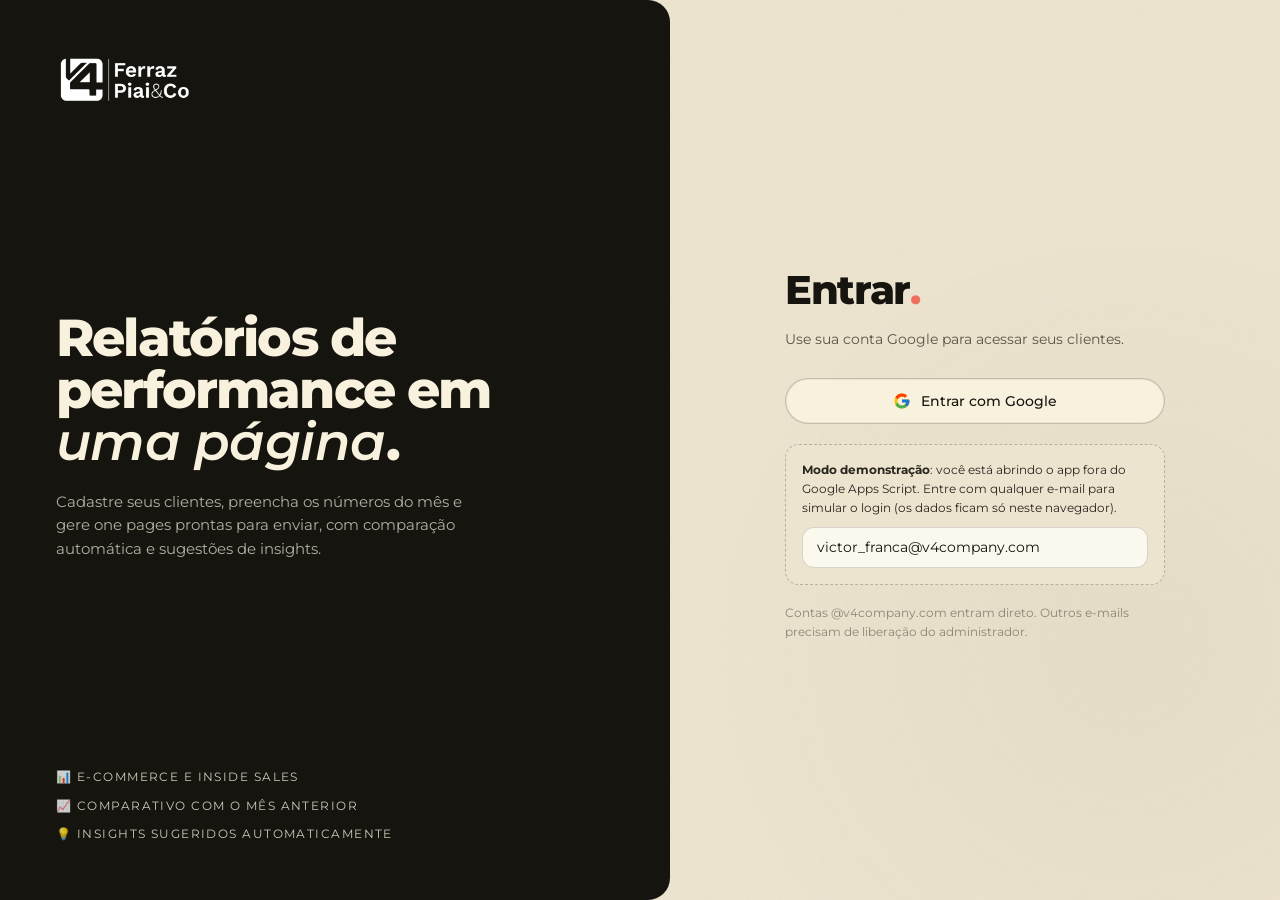
<file: apps-script/Index.html>
<!DOCTYPE html>
<html lang="pt-BR">
<head>
<meta charset="UTF-8">
<meta name="viewport" content="width=device-width, initial-scale=1.0">
<title>OnePage Generator</title>
<meta name="theme-color" content="#efe7d2">
<link rel="icon" href="data:image/svg+xml,%3Csvg xmlns='http://www.w3.org/2000/svg' viewBox='0 0 32 32'%3E%3Crect width='32' height='32' rx='7' fill='%2315140f'/%3E%3Cg transform='translate(4 4) scale(.75)' fill='none' stroke='%23f7f1de'%3E%3Cpath d='M13 3.5H5.5a2 2 0 0 0-2 2v21a2 2 0 0 0 2 2h21a2 2 0 0 0 2-2V19' stroke-width='2.6' stroke-linecap='round'/%3E%3Cpath d='M22.5 26V6.5L9 20.5h19' stroke-width='3.4' stroke-linecap='square'/%3E%3C/g%3E%3C/svg%3E">
<link rel="preconnect" href="https://fonts.googleapis.com">
<link rel="preconnect" href="https://fonts.gstatic.com" crossorigin>
<link href="https://fonts.googleapis.com/css2?family=Montserrat:ital,wght@0,400;0,500;0,600;0,700;0,800;0,900;1,400;1,500;1,600;1,700&display=swap" rel="stylesheet">
<style>
/* Design system "Open Design" (pasta designsystem/): papel pergaminho com textura, títulos em Montserrat
   com itálicos em Montserrat, coral como destaque, cartões "bone" e botões em pílula.
   A one page do cliente segue o padrão V4 próprio (REPORT_CSS em report.js). */
:root {
  --ink: #15140f;
  --ink-soft: #2a2620;
  --paper: #efe7d2;
  --paper-warm: #ece4cf;
  --paper-dark: #ddd2b6;
  --bone: #f7f1de;
  --accent: #ed6f5c;
  --accent-dark: #e25e4a;
  --accent-tint: #f6d8cc;
  --accent2: #6e7448;
  --accent2-tint: #e2dfc4;
  --mustard: #e9b94a;
  --mustard-tint: #f2e1b0;
  --text: #2a2620;
  --muted: #5a5448;
  --muted2: #8b8676;
  --placeholder: #a9a392;
  --border: rgba(21, 20, 15, .16);
  --border2: rgba(21, 20, 15, .24);
  --line: rgba(21, 20, 15, .08);
  --white: #f7f1de;
  --field: #fbf8ee;
  --success: #4f7a37;
  --warn: #a8740f;
  --danger: #c2412d;
  --surface: #f7f1de;
  --surface2: #ece4cf;
  --shadow: 0 30px 60px -30px rgba(21, 20, 15, .18), inset 0 0 0 1px rgba(21, 20, 15, .06);
  --serif: "Montserrat", system-ui, sans-serif;
  --sans: "Montserrat", system-ui, sans-serif;
  --body: "Montserrat", system-ui, sans-serif;
  --mono: "Montserrat", system-ui, sans-serif;
}
* { margin:0; padding:0; box-sizing:border-box; }
body { font-variant-numeric:tabular-nums; font-family:var(--body); background:var(--paper); color:var(--text); min-height:100vh; font-size:14px; line-height:1.55; -webkit-font-smoothing:antialiased; }
/* textura de papel do design system (fica por cima, sem capturar cliques) */
body::before { content:""; position:fixed; inset:0; pointer-events:none; z-index:1; mix-blend-mode:multiply; opacity:.92;
  background-image:radial-gradient(circle at 12% 18%, rgba(106,92,56,.07) 0, transparent 28%), radial-gradient(circle at 88% 72%, rgba(106,92,56,.06) 0, transparent 32%),
    url("data:image/svg+xml;utf8,<svg xmlns='http://www.w3.org/2000/svg' width='240' height='240'><filter id='n'><feTurbulence type='fractalNoise' baseFrequency='0.85' numOctaves='2' stitchTiles='stitch'/><feColorMatrix values='0 0 0 0 0.18  0 0 0 0 0.16  0 0 0 0 0.12  0 0 0 0.06 0'/></filter><rect width='100%' height='100%' filter='url(%23n)'/></svg>");
  background-size:auto, auto, 240px 240px; }
button { font-family:inherit; }
.boot { min-height:100vh; display:flex; align-items:center; justify-content:center; color:var(--muted); font-size:13px; font-family:var(--mono); letter-spacing:.04em; }

/* ── MARCA ── */
.brand { display:inline-flex; align-items:center; gap:10px; cursor:pointer; white-space:nowrap; }
.brand-mark { width:32px; height:32px; border-radius:9px; background:var(--ink); color:var(--bone); font-family:var(--sans); font-weight:900; font-size:18px; line-height:32px; text-align:center; flex-shrink:0; }
/* Logo branca sobre preto: no fundo claro, inverte (fica preta sobre branco) e "multiply" some com o branco;
   no fundo escuro do login, "screen" some com o preto e a logo fica clara. */
.brand-logo { display:block; height:40px; width:auto; filter:invert(1); mix-blend-mode:multiply; }
.login-side .brand-logo { filter:none; mix-blend-mode:screen; height:48px; }

/* ── TOPBAR ── */
.topbar { background:var(--paper); padding:0 40px; height:66px; display:flex; align-items:center; gap:36px; position:sticky; top:0; z-index:50; border-bottom:1px solid var(--border); }
.topnav { display:flex; gap:6px; flex:1; align-self:stretch; }
.nav-link { background:none; border:none; color:var(--ink-soft); font-size:14px; font-weight:500; padding:0 12px; cursor:pointer; position:relative; }
.nav-link:hover { color:var(--accent); }
.nav-link.active { color:var(--accent); }
.nav-link.active::after { content:""; position:absolute; left:12px; right:12px; bottom:14px; height:1px; background:var(--accent); }
.nav-link .count { display:inline-block; min-width:18px; padding:0 5px; margin-left:6px; border-radius:999px; background:var(--accent); color:var(--bone); font-size:10px; line-height:18px; text-align:center; font-family:var(--mono); }
.topbar-user { display:flex; align-items:center; gap:10px; color:var(--muted); font-size:12px; min-width:0; }
.topbar-user img, .avatar { width:30px; height:30px; border-radius:50%; object-fit:cover; flex-shrink:0; }
.avatar { background:var(--ink); color:var(--bone); display:flex; align-items:center; justify-content:center; font-size:12px; font-weight:700; font-family:var(--sans); }
.topbar-user .who { overflow:hidden; text-overflow:ellipsis; white-space:nowrap; max-width:220px; font-family:var(--mono); font-size:11.5px; }
.role-badge { font-family:var(--sans); font-size:10px; font-weight:600; letter-spacing:.16em; text-transform:uppercase; padding:4px 10px; border-radius:999px; background:var(--ink); color:var(--bone); }
.role-badge.admin { background:var(--accent2); }
.btn-ghost-dark { background:transparent; border:1px solid var(--border2); color:var(--ink); border-radius:999px; padding:6px 14px; font-size:12px; font-weight:500; cursor:pointer; font-family:var(--sans); }
.btn-ghost-dark:hover { background:rgba(21,20,15,.05); }
.saving { font-family:var(--mono); font-size:11px; color:var(--muted); display:inline-flex; align-items:center; gap:8px; white-space:nowrap; }
.saving[hidden] { display:none; }
.saving::before { content:""; width:11px; height:11px; border-radius:50%; border:1px dashed var(--border2); border-top:2px solid var(--accent); animation:spin .9s linear infinite; }
.demo-banner { background:var(--paper-dark); border-bottom:1px solid var(--border); color:var(--ink-soft); font-family:var(--sans); font-size:11px; letter-spacing:.06em; padding:8px 40px; text-align:center; position:relative; z-index:2; }
.demo-banner code { font-family:var(--mono); background:var(--paper); padding:1px 5px; border-radius:4px; }

/* ── MAIN ── */
.main { padding:44px 40px 90px; max-width:1180px; margin:0 auto; width:100%; position:relative; }
.main.narrow { max-width:880px; }
.page-header { margin-bottom:34px; display:flex; align-items:flex-end; justify-content:space-between; gap:18px; flex-wrap:wrap; }
.page-header .eyebrow { font-family:var(--sans); font-size:10.5px; font-weight:600; letter-spacing:.18em; text-transform:uppercase; color:var(--accent); margin-bottom:14px; display:flex; align-items:center; gap:12px; }
.page-header .eyebrow::before { content:""; width:24px; height:1px; background:var(--accent); flex-shrink:0; }
.page-header h1 { font-family:var(--sans); font-size:clamp(34px, 4.2vw, 50px); font-weight:800; letter-spacing:-.035em; line-height:1; color:var(--ink); }
.page-header h1 em { font-family:var(--serif); font-style:italic; font-weight:600; letter-spacing:-.01em; color:var(--ink); }
.page-header h1::after { content:"."; color:var(--accent); }
.header-actions { display:flex; gap:10px; flex-wrap:wrap; align-items:center; }
.link-back { background:none; border:none; color:var(--muted); font-family:var(--sans); font-size:11px; font-weight:600; letter-spacing:.14em; text-transform:uppercase; cursor:pointer; margin-bottom:18px; padding:0; }
.link-back:hover { color:var(--accent); }
.section-title { font-family:var(--sans); font-size:10.5px; font-weight:600; text-transform:uppercase; letter-spacing:.18em; color:var(--muted2); margin:36px 0 16px; padding-top:14px; border-top:1px solid var(--border); display:flex; align-items:center; gap:10px; }
.section-title .dot, .form-section-title .dot { width:6px; height:6px; border-radius:50%; background:var(--accent); }

/* ── BUTTONS ── */
.btn-primary { background:var(--accent); color:#fff; border:1px solid transparent; border-radius:999px; padding:12px 22px; font-family:var(--sans); font-weight:500; font-size:14px; letter-spacing:-.005em; cursor:pointer; box-shadow:0 14px 26px -16px var(--accent); transition:transform .18s ease, background .18s ease; white-space:nowrap; }
.btn-primary:hover { background:var(--accent-dark); transform:translateY(-1px); }
.btn-primary:disabled { opacity:.6; cursor:default; transform:none; }
.btn-secondary { background:transparent; color:var(--ink); border:1px solid var(--border2); border-radius:999px; padding:11px 20px; font-family:var(--sans); font-size:14px; font-weight:500; cursor:pointer; transition:background .18s ease; white-space:nowrap; }
.btn-secondary:hover { background:rgba(21,20,15,.05); }
.btn-danger { background:transparent; color:var(--danger); border:1px solid rgba(194,65,45,.4); border-radius:999px; padding:11px 20px; font-family:var(--sans); font-size:14px; font-weight:500; cursor:pointer; }
.btn-danger:hover { background:var(--accent-tint); }
.btn-sm { padding:6px 14px; font-size:12.5px; }
.btn-add { background:none; border:1px dashed var(--border2); border-radius:14px; padding:12px 20px; font-family:var(--sans); font-size:12px; font-weight:600; letter-spacing:.06em; color:var(--muted); cursor:pointer; width:100%; margin-top:4px; transition:all .12s; }
.btn-add:hover { border-color:var(--accent); color:var(--accent); }
.btn-smart { background:transparent; color:var(--ink); border:1px solid var(--border2); border-radius:999px; padding:6px 14px; font-family:var(--sans); font-size:12px; font-weight:500; cursor:pointer; white-space:nowrap; }
.btn-smart:hover { background:var(--ink); color:var(--bone); }
.icon-btn { background:none; border:1px solid transparent; border-radius:999px; width:30px; height:30px; cursor:pointer; color:var(--muted2); font-size:14px; display:inline-flex; align-items:center; justify-content:center; }
.icon-btn:hover { border-color:var(--border2); color:var(--ink); background:var(--field); }

/* ── LOGIN ── */
.login-wrap { min-height:100vh; display:grid; grid-template-columns:1.1fr 1fr; position:relative; z-index:2; }
.login-side { background:var(--ink); color:var(--bone); padding:56px; display:flex; flex-direction:column; justify-content:space-between; border-radius:0 22px 22px 0; }
.login-side .brand-mark { background:var(--bone); color:var(--ink); }
.login-side .brand-name { color:var(--bone); }
.login-side .brand-sub { color:rgba(247,241,222,.6); }
.login-side h2 { font-family:var(--sans); font-size:52px; font-weight:800; letter-spacing:-.035em; line-height:1; max-width:460px; }
.login-side h2 em { font-family:var(--serif); font-style:italic; font-weight:600; color:var(--bone); letter-spacing:-.01em; }
.login-side p { color:rgba(247,241,222,.7); margin-top:22px; max-width:420px; font-size:15px; }
.login-feats { display:flex; flex-direction:column; gap:10px; color:rgba(247,241,222,.82); font-family:var(--sans); font-size:12px; letter-spacing:.12em; text-transform:uppercase; }
.login-main { display:flex; align-items:center; justify-content:center; padding:40px 24px; }
.login-card { width:100%; max-width:380px; }
.login-card h1 { font-family:var(--sans); font-size:40px; font-weight:800; letter-spacing:-.035em; color:var(--ink); margin-bottom:8px; }
.login-card h1::after { content:"."; color:var(--accent); }
.login-card .sub { color:var(--muted); font-size:14px; margin-bottom:28px; }
.btn-google { width:100%; display:flex; align-items:center; justify-content:center; gap:10px; background:var(--bone); border:1px solid var(--border2); border-radius:999px; padding:13px; font-family:var(--sans); font-size:14px; font-weight:500; cursor:pointer; color:var(--ink); box-shadow:var(--shadow); transition:transform .18s ease; }
.btn-google:hover { transform:translateY(-1px); }
.login-note { margin-top:18px; font-size:12px; color:var(--muted2); line-height:1.6; }
.demo-box { margin-top:20px; padding:16px; border:1px dashed var(--border2); background:var(--paper-warm); border-radius:14px; font-size:12px; color:var(--ink-soft); }
.demo-box .form-group { margin-top:10px; }
.state-card { max-width:480px; margin:12vh auto; background:var(--bone); border-radius:22px; box-shadow:var(--shadow); padding:40px; text-align:center; position:relative; z-index:2; }
.state-card .big { font-size:36px; margin-bottom:10px; }
.state-card h1 { font-family:var(--sans); font-size:26px; font-weight:800; color:var(--ink); margin-bottom:10px; letter-spacing:-.03em; }
.state-card p { color:var(--muted); font-size:13.5px; margin-bottom:24px; }

/* ── TOOLBAR / CLIENTS ── */
.toolbar { display:flex; gap:10px; margin-bottom:22px; flex-wrap:wrap; }
.toolbar .search { flex:1; min-width:200px; }
.input, .form-group input, .form-group select, .form-group textarea {
  border:1px solid var(--border); border-radius:12px; padding:10px 14px; font-family:var(--body); font-size:13.5px;
  background:var(--field); color:var(--ink); outline:none; width:100%; line-height:1.4; transition:border-color .12s, box-shadow .12s;
}
.toolbar .input { border-radius:999px; padding:11px 18px; }
select.input { width:auto; }
.input:focus, .form-group input:focus, .form-group select:focus, .form-group textarea:focus { border-color:var(--accent); box-shadow:0 0 0 3px rgba(237,111,92,.18); }
.input::placeholder, .form-group input::placeholder, .form-group textarea::placeholder { color:var(--placeholder); }
.client-grid { display:grid; grid-template-columns:repeat(auto-fill,minmax(260px,1fr)); gap:18px; }
.client-card { background:var(--bone); border-radius:18px; box-shadow:var(--shadow); padding:22px 22px 18px; cursor:pointer; transition:transform .2s ease; display:flex; flex-direction:column; gap:4px; min-height:170px; }
.client-card:hover { transform:translateY(-3px); }
.cc-top { display:flex; justify-content:space-between; align-items:center; margin-bottom:10px; }
.type-pill { font-family:var(--sans); font-size:9.5px; font-weight:600; text-transform:uppercase; letter-spacing:.16em; padding:4px 10px; border-radius:999px; background:var(--accent-tint); color:var(--accent-dark); }
.type-pill.is { background:var(--accent2-tint); color:var(--accent2); }
.cc-name { font-family:var(--sans); font-size:22px; font-weight:700; letter-spacing:-.02em; line-height:1.1; color:var(--ink); }
.cc-meta { font-size:12.5px; color:var(--muted); }
.cc-foot { margin-top:auto; padding-top:14px; border-top:1px solid var(--line); font-size:12px; color:var(--muted); display:flex; justify-content:space-between; gap:8px; font-family:var(--mono); }
.cc-foot strong { color:var(--ink); font-weight:500; }
.cc-owner { font-size:11px; color:var(--muted2); margin-top:4px; font-family:var(--mono); }
.empty { background:transparent; border:1px dashed var(--border2); border-radius:22px; padding:52px 24px; text-align:center; color:var(--muted); }
.empty .big { font-size:30px; margin-bottom:10px; }
.empty h3 { font-family:var(--sans); color:var(--ink); font-size:20px; font-weight:700; letter-spacing:-.02em; margin-bottom:6px; }
.empty p { font-size:13.5px; margin-bottom:18px; }

/* ── WINDSOR ── */
.windsor-box { margin-top:22px; padding-top:18px; border-top:1px solid var(--border); }
.windsor-head { display:flex; justify-content:space-between; align-items:center; margin-bottom:12px; }
.windsor-msg { font-size:12.5px; color:var(--muted); background:var(--paper-warm); border-radius:12px; padding:12px 14px; }
.link-btn { background:none; border:none; color:var(--accent); font-family:var(--sans); font-size:12px; font-weight:600; cursor:pointer; padding:0; }
.link-btn:hover { text-decoration:underline; }
.form-group input.pulled, .form-group select.pulled { background:#fdebd9; border-color:rgba(237,111,92,.5); }
.w-picker { display:flex; flex-direction:column; gap:12px; }
.w-results { display:flex; flex-direction:column; gap:6px; max-height:220px; overflow-y:auto; }
.w-hint { font-size:12px; color:var(--muted2); padding:4px 2px; }
.w-row { display:flex; align-items:center; gap:10px; width:100%; text-align:left; background:var(--field); border:1px solid var(--border); border-radius:12px; padding:9px 12px; cursor:pointer; font-size:13px; color:var(--text); }
.w-row:hover { border-color:var(--accent); background:#fdf1ea; }
.w-name { flex:1; min-width:0; overflow:hidden; text-overflow:ellipsis; white-space:nowrap; font-weight:600; color:var(--ink); }
.w-id { font-size:11px; color:var(--muted2); white-space:nowrap; font-family:var(--mono); }
.w-plat { font-family:var(--sans); font-size:9.5px; font-weight:600; letter-spacing:.14em; text-transform:uppercase; padding:3px 9px; border-radius:999px; white-space:nowrap; flex-shrink:0; }
.w-plat.meta { background:rgba(21,20,15,.09); color:var(--ink); }
.w-plat.google { background:var(--mustard-tint); color:#7a5508; }
.w-plat.ga4 { background:var(--accent-tint); color:var(--accent-dark); }
.w-plat.geral { background:var(--line); color:var(--muted); }
.w-slots { display:flex; flex-direction:column; border:1px solid var(--border); border-radius:14px; overflow:hidden; }
.w-slot { display:flex; align-items:center; gap:10px; padding:10px 12px; font-size:13px; border-bottom:1px solid var(--line); background:var(--paper-warm); }
.w-slot:last-child { border-bottom:none; }
.w-slot.on { background:var(--field); }
.w-slot .w-plat { min-width:92px; text-align:center; }
.w-val { flex:1; min-width:0; overflow:hidden; text-overflow:ellipsis; white-space:nowrap; color:var(--ink); font-weight:600; }
.w-val small { color:var(--muted2); font-weight:400; margin-left:6px; font-family:var(--mono); font-size:11px; }
.w-slot.warn { background:var(--accent-tint); }
.w-warn { display:block; font-family:var(--body); font-size:11.5px; font-weight:500; color:var(--danger); white-space:normal; margin-top:2px; }
.w-val em { color:var(--muted2); font-weight:400; font-family:var(--serif); font-style:italic; }

/* ── RELATÓRIO COM IA ── */
.btn-ai { background:var(--ink); color:var(--bone); box-shadow:0 14px 26px -16px var(--ink); }
.btn-ai:hover { background:#000; }
.ai-steps { margin:18px 0 16px 20px; font-size:13.5px; color:var(--text); display:flex; flex-direction:column; gap:8px; }
.ai-steps li::marker { font-family:var(--serif); font-style:italic; color:var(--accent); }
.ai-progress { display:flex; flex-direction:column; align-items:center; gap:12px; padding:32px 0; text-align:center; font-family:var(--sans); font-weight:600; color:var(--ink); }
.ai-progress small { font-family:var(--body); font-weight:400; color:var(--muted2); }
.ai-spinner { width:38px; height:38px; border-radius:50%; border:1px dashed var(--border2); border-top:2px solid var(--accent); animation:spin .9s linear infinite; }
@keyframes spin { to { transform:rotate(360deg); } }
.source-tag { font-family:var(--mono); font-size:10.5px; color:var(--accent2); background:var(--accent2-tint); padding:4px 10px; border-radius:999px; }

/* ── ABAS DO RELATÓRIO / MELHORIAS ── */
.report-tabs { display:flex; gap:6px; padding:0 40px; background:var(--paper); border-bottom:1px solid var(--border); position:relative; z-index:2; }
.rtab { background:none; border:none; border-bottom:1px solid transparent; padding:14px 12px; font-family:var(--sans); font-size:13.5px; font-weight:500; color:var(--muted); cursor:pointer; margin-bottom:-1px; }
.rtab:hover { color:var(--accent); }
.rtab.active { color:var(--accent); border-bottom-color:var(--accent); }
.rtab .count { display:inline-block; min-width:18px; padding:0 5px; margin-left:6px; border-radius:999px; background:var(--accent); color:var(--bone); font-size:10px; line-height:18px; text-align:center; font-family:var(--mono); }
.camp-meta { font-family:var(--mono); font-size:11px; color:var(--muted); }
.imp-list { margin-bottom:8px; }
.imp { display:flex; gap:16px; padding:18px 22px; border-bottom:1px solid var(--line); cursor:pointer; align-items:flex-start; }
.imp:last-child { border-bottom:none; }
.imp:hover { background:rgba(21,20,15,.03); }
.imp input { margin-top:4px; width:16px; height:16px; accent-color:var(--accent); flex-shrink:0; }
.imp-body { flex:1; min-width:0; }
.imp-top { display:flex; align-items:center; gap:8px; flex-wrap:wrap; margin-bottom:8px; }
.imp-camp { font-family:var(--mono); font-size:11px; color:var(--muted); }
.imp-acao { font-family:var(--sans); font-size:16px; font-weight:700; letter-spacing:-.01em; color:var(--ink); }
.imp-motivo { font-size:13px; color:var(--muted); margin-top:3px; }
.imp.done .imp-acao, .imp.done .imp-motivo { text-decoration:line-through; color:var(--muted2); }
.prio { font-family:var(--sans); font-size:9.5px; font-weight:700; letter-spacing:.16em; text-transform:uppercase; padding:3px 9px; border-radius:999px; }
.prio.alta { background:var(--accent); color:#fff; }
.prio.media { background:var(--mustard-tint); color:#7a5508; }
.prio.baixa { background:var(--line); color:var(--muted); }
.camp-table td.r, .camp-table th.r { text-align:right; white-space:nowrap; font-variant-numeric:tabular-nums; }
.camp-table td small { display:block; color:var(--muted2); font-size:10.5px; font-family:var(--mono); }
.camp-table .d { font-family:var(--mono); font-size:10.5px; font-weight:500; margin-left:4px; }
.camp-table .d.good { color:var(--success); }
.camp-table .d.bad { color:var(--danger); }
@media (max-width:760px) { .report-tabs { padding:0 8px; overflow-x:auto; } .rtab { white-space:nowrap; } }

/* ── ACESSOS ── */
.grant-row { display:grid; grid-template-columns:2fr 1fr auto; gap:12px; align-items:end; }
.role-help { margin-top:12px; font-size:12.5px; color:var(--muted); }
.input-sm { padding:6px 10px; font-size:12px; }

/* ── TABLE / CARD ── */
.card { background:var(--bone); border-radius:18px; box-shadow:var(--shadow); overflow:hidden; position:relative; }
.table { width:100%; border-collapse:collapse; }
.table th { font-family:var(--sans); font-size:10px; text-transform:uppercase; letter-spacing:.18em; color:var(--muted2); padding:16px 16px 12px; text-align:left; border-bottom:1px solid var(--border); font-weight:600; background:transparent; white-space:nowrap; }
.table td { padding:14px 16px; border-bottom:1px solid var(--line); font-size:13.5px; vertical-align:middle; }
.table tr:last-child td { border-bottom:none; }
.table tr.clickable { cursor:pointer; }
.table tr.clickable:hover td { background:rgba(21,20,15,.03); }
.table .actions-cell { text-align:right; white-space:nowrap; }
.table .muted { color:var(--muted2); font-size:12px; }
.person { display:flex; align-items:center; gap:10px; }
.person .avatar { background:var(--paper-dark); color:var(--ink); }
.person small { display:block; color:var(--muted2); font-size:11px; font-family:var(--mono); }
.status { font-family:var(--sans); font-size:10px; font-weight:600; letter-spacing:.12em; text-transform:uppercase; padding:3px 10px; border-radius:999px; }
.status.on { background:var(--accent2-tint); color:var(--accent2); }
.status.off { background:var(--accent-tint); color:var(--danger); }
.pct-chip { font-family:var(--mono); font-size:11px; font-weight:500; padding:3px 9px; border-radius:999px; background:var(--line); color:var(--muted); }
.pct-chip.ok { background:var(--accent2-tint); color:var(--success); }
.pct-chip.mid { background:var(--mustard-tint); color:var(--warn); }
.pct-chip.low { background:var(--accent-tint); color:var(--danger); }
.table-scroll { overflow-x:auto; }

/* ── EVOLUÇÃO ── */
.evo { background:var(--bone); border-radius:18px; box-shadow:var(--shadow); padding:22px 24px 14px; margin-bottom:8px; }
.evo-head { display:flex; justify-content:space-between; align-items:baseline; margin-bottom:12px; }
.evo-title { font-family:var(--sans); font-size:10.5px; font-weight:600; text-transform:uppercase; letter-spacing:.18em; color:var(--muted2); }
.evo-bars { display:flex; align-items:flex-end; gap:10px; height:124px; }
.evo-col { flex:1; display:flex; flex-direction:column; align-items:center; justify-content:flex-end; height:100%; min-width:0; }
.evo-bar { width:100%; max-width:46px; background:#f2b9ab; border-radius:8px 8px 2px 2px; min-height:2px; position:relative; }
.evo-col:last-child .evo-bar { background:var(--accent); }
.evo-bar.is { background:#cfcca8; }
.evo-col:last-child .evo-bar.is { background:var(--accent2); }
.evo-val { font-family:var(--mono); font-size:10px; color:var(--ink); margin-bottom:5px; white-space:nowrap; }
.evo-lbl { font-family:var(--sans); font-size:10px; color:var(--muted2); margin-top:7px; font-weight:600; letter-spacing:.1em; text-transform:uppercase; white-space:nowrap; }
.notes { background:var(--paper-warm); border-left:2px solid var(--accent); border-radius:0 14px 14px 0; padding:14px 18px; font-family:var(--serif); font-style:italic; font-size:15px; color:var(--ink-soft); white-space:pre-wrap; }

/* ── EDITOR ── */
.type-selector { display:grid; grid-template-columns:1fr 1fr; gap:14px; margin-bottom:30px; }
.type-btn { border:1px solid var(--border); background:var(--bone); border-radius:18px; padding:20px 22px; cursor:pointer; transition:transform .2s ease; text-align:left; position:relative; box-shadow:var(--shadow); }
.type-btn:hover { transform:translateY(-2px); }
.type-btn.active { border-color:var(--accent); box-shadow:var(--shadow), 0 0 0 1px var(--accent); }
.type-btn .tb-icon { font-size:22px; margin-bottom:10px; display:block; }
.type-btn .tb-name { font-family:var(--sans); font-size:18px; font-weight:700; color:var(--ink); display:block; margin-bottom:4px; letter-spacing:-.015em; }
.type-btn .tb-desc { font-size:12.5px; color:var(--muted); line-height:1.45; }
.type-btn .tb-check { position:absolute; top:16px; right:16px; width:20px; height:20px; border-radius:50%; border:1px dashed var(--border2); display:flex; align-items:center; justify-content:center; }
.type-btn.active .tb-check { background:var(--accent); border:1px solid var(--accent); }
.type-btn.active .tb-check::after { content:''; width:6px; height:6px; background:var(--bone); border-radius:50%; }
.form-section { margin-bottom:24px; background:var(--bone); border-radius:18px; box-shadow:var(--shadow); overflow:hidden; }
.form-section-header { padding:18px 22px 14px; border-bottom:1px solid var(--line); display:flex; align-items:center; justify-content:space-between; gap:12px; background:transparent; flex-wrap:wrap; }
.form-section-title { font-family:var(--sans); font-size:10.5px; font-weight:600; text-transform:uppercase; letter-spacing:.18em; color:var(--muted); display:flex; align-items:center; gap:8px; }
.form-section-title .opt { font-family:var(--serif); font-style:italic; font-weight:500; color:var(--muted2); font-size:13px; text-transform:none; letter-spacing:0; }
.form-section-hint { font-size:11.5px; color:var(--muted2); }
.form-section-body { padding:22px; }
.form-grid { display:grid; grid-template-columns:1fr 1fr; gap:16px; }
.form-grid.cols-3 { grid-template-columns:1fr 1fr 1fr; }
.form-grid.cr { grid-template-columns:2fr 1fr 1fr; margin-bottom:12px; }
.form-grid + .form-grid { margin-top:16px; }
.form-group { display:flex; flex-direction:column; gap:6px; min-width:0; }
.form-group label { font-family:var(--sans); font-size:10px; font-weight:600; color:var(--muted); text-transform:uppercase; letter-spacing:.16em; }
.form-group label .opt { font-family:var(--serif); font-style:italic; color:var(--muted2); font-weight:500; text-transform:none; letter-spacing:0; font-size:12px; }
.form-group textarea { resize:vertical; min-height:76px; }
.form-group input[readonly] { background:var(--paper-warm); color:var(--muted); }
.form-group.full { grid-column:1 / -1; }
.auto-badge { font-family:var(--mono); font-size:9.5px; font-weight:500; background:var(--accent2-tint); color:var(--accent2); padding:2px 8px; border-radius:999px; letter-spacing:.02em; text-transform:none; }
.toggle-row { display:flex; align-items:center; gap:6px; margin-bottom:16px; flex-wrap:wrap; }
.toggle-tip { font-family:var(--sans); font-size:10.5px; font-weight:600; letter-spacing:.14em; text-transform:uppercase; color:var(--muted); margin-right:4px; }
.toggle-chip { font-family:var(--sans); font-size:12px; font-weight:500; padding:5px 12px; border-radius:999px; border:1px solid var(--border2); cursor:pointer; background:transparent; color:var(--muted); user-select:none; }
.toggle-chip.active { background:var(--accent2-tint); border-color:var(--accent2); color:var(--accent2); }
.toggle-chip.inactive { background:transparent; border-style:dashed; color:var(--muted2); text-decoration:line-through; }
.form-group.off { opacity:.4; }
.criativo-row, .insight-row { background:var(--paper-warm); border:1px solid var(--line); border-radius:14px; padding:16px; margin-bottom:12px; }
.criativo-row-title { font-family:var(--sans); font-size:10.5px; font-weight:600; text-transform:uppercase; letter-spacing:.16em; color:var(--muted); margin-bottom:12px; }
.insight-head { display:flex; justify-content:space-between; align-items:center; margin-bottom:10px; }
.insight-type-selector { display:flex; gap:8px; }
.ins-type-btn { padding:5px 12px; border-radius:999px; border:1px solid var(--border2); font-family:var(--sans); font-size:12px; font-weight:500; cursor:pointer; background:transparent; color:var(--muted); }
.insight-row[data-tipo="pos"] .ins-type-btn[data-t="pos"] { background:var(--accent2-tint); border-color:var(--accent2); color:var(--accent2); }
.insight-row[data-tipo="opp"] .ins-type-btn[data-t="opp"] { background:var(--mustard-tint); border-color:var(--mustard); color:#7a5508; }
.insight-row.new { animation:flash 1.2s ease-out; }
@keyframes flash { from { box-shadow:0 0 0 3px rgba(237,111,92,.4); } to { box-shadow:0 0 0 0 rgba(237,111,92,0); } }
.checks { border:1px dashed var(--mustard); background:var(--mustard-tint); border-radius:14px; padding:16px 20px; margin-bottom:24px; font-size:12.5px; color:#6b4a07; }
.checks strong { display:block; margin-bottom:4px; font-family:var(--sans); font-size:12.5px; }
.checks ul { padding-left:18px; }
.checks.ok { border-color:var(--accent2); background:var(--accent2-tint); color:#4b4f2f; }
.editor-actions { display:flex; gap:10px; margin-top:30px; flex-wrap:wrap; position:sticky; bottom:0; z-index:3; background:linear-gradient(transparent, var(--paper) 32%); padding:22px 0 18px; }
.editor-actions .spacer { flex:1; }

/* ── REPORT VIEW ── */
.back-bar { display:flex; align-items:center; gap:10px; padding:12px 40px; background:var(--paper); border-bottom:1px solid var(--border); position:sticky; top:66px; z-index:40; flex-wrap:wrap; }
.back-bar .spacer { flex:1; }
.btn-back { background:transparent; border:1px solid var(--border2); border-radius:999px; padding:8px 16px; font-family:var(--sans); font-size:12.5px; font-weight:500; cursor:pointer; color:var(--ink); }
.btn-back:hover { background:rgba(21,20,15,.05); }
.btn-print { background:var(--ink); color:var(--bone); border:none; border-radius:999px; padding:9px 18px; font-family:var(--sans); font-weight:500; font-size:12.5px; cursor:pointer; }
.btn-dl { background:var(--accent); color:#fff; border:none; border-radius:999px; padding:9px 18px; font-family:var(--sans); font-weight:500; font-size:12.5px; cursor:pointer; box-shadow:0 14px 26px -16px var(--accent); }
/* a one page mantém o próprio visual; no app ela fica sobre o papel */
@media screen { .report-wrap { background:transparent; position:relative; z-index:2; } .report-wrap .op-page { box-shadow:var(--shadow); border-radius:10px; } }

/* ── MODAL / TOAST ── */
.modal-bg { position:fixed; inset:0; background:rgba(21,20,15,.42); -webkit-backdrop-filter:blur(3px); backdrop-filter:blur(3px); display:flex; align-items:flex-start; justify-content:center; padding:7vh 16px 16px; z-index:100; overflow-y:auto; }
.modal { background:var(--bone); border-radius:22px; width:100%; max-width:580px; box-shadow:0 40px 80px -30px rgba(21,20,15,.45); }
.modal-head { padding:26px 28px 0; }
.modal-head h2 { font-family:var(--sans); font-size:28px; font-weight:800; letter-spacing:-.03em; color:var(--ink); }
.modal-head p { font-family:var(--serif); font-style:italic; font-size:15px; color:var(--muted); margin-top:2px; }
.modal-body { padding:22px 28px; }
.modal-actions { padding:16px 28px 22px; border-top:1px solid var(--line); display:flex; gap:10px; }
.modal-actions .spacer { flex:1; }
#toasts { position:fixed; bottom:24px; left:50%; transform:translateX(-50%); display:flex; flex-direction:column; gap:8px; z-index:200; align-items:center; pointer-events:none; }
.toast { background:var(--ink); color:var(--bone); padding:11px 20px; border-radius:999px; font-size:13px; font-weight:500; box-shadow:0 18px 36px -18px rgba(21,20,15,.6); animation:pop .2s ease-out; max-width:90vw; }
.toast.err { background:var(--danger); color:#fff; }
@keyframes pop { from { opacity:0; transform:translateY(8px); } to { opacity:1; transform:none; } }

/* ── RESPONSIVO ── */
@media (max-width:760px) {
  .topbar { padding:0 12px; gap:8px; height:58px; }
  .back-bar { top:58px; padding:10px 16px; }
  .brand-logo { height:32px; }
  .brand-sub, .topbar-user .who { display:none; }
  .topnav { gap:0; min-width:0; }
  .nav-link { padding:0 8px; white-space:nowrap; font-size:13px; }
  .nav-link.active::after { left:8px; right:8px; }
  .main { padding:28px 16px 80px; }
  .demo-banner { padding:8px 16px; }
  .form-grid, .form-grid.cols-3, .form-grid.cr, .type-selector, .grant-row { grid-template-columns:1fr; }
  .login-wrap { grid-template-columns:1fr; }
  .login-side { padding:32px 24px; gap:28px; border-radius:0 0 22px 22px; }
  .login-side h2 { font-size:34px; }
  .table .hide-sm { display:none; }
}

@media print {
  .no-print, .topbar, .demo-banner, #toasts { display:none !important; }
  body { background:#fff; }
  body::before { display:none; }
}

/* ── Perfil na barra do topo + menu ───────────────────────── */
.ic { flex-shrink:0; }
.me-wrap { position:relative; }
.me { display:flex; align-items:center; gap:10px; background:transparent; border:1px solid transparent; border-radius:14px; padding:5px 10px 5px 5px; cursor:pointer; color:var(--ink); text-align:left; transition:background .15s ease, border-color .15s ease; }
.me:hover, .me[aria-expanded="true"] { background:var(--field); border-color:var(--border); }
.me:focus-visible { outline:2px solid var(--accent); outline-offset:2px; }
.me-pic { position:relative; display:inline-flex; }
.me-pic .avatar { width:36px; height:36px; font-size:14px; box-shadow:0 0 0 2px var(--bone); }
.me-dot { position:absolute; top:-1px; left:-1px; width:11px; height:11px; border-radius:50%; background:var(--accent); box-shadow:0 0 0 2px var(--paper); }
.me-text { display:flex; flex-direction:column; line-height:1.2; min-width:0; }
.me-text strong { font-size:13.5px; font-weight:700; color:var(--ink); white-space:nowrap; overflow:hidden; text-overflow:ellipsis; max-width:190px; }
.me-text small { font-size:11.5px; color:var(--muted2); white-space:nowrap; overflow:hidden; text-overflow:ellipsis; max-width:190px; }
.me-chev { color:var(--muted2); display:inline-flex; transition:transform .15s ease; }
.me[aria-expanded="true"] .me-chev { transform:rotate(180deg); }
.me-menu { position:absolute; right:0; top:calc(100% + 8px); width:280px; background:var(--bone); border:1px solid var(--border); border-radius:16px; box-shadow:0 30px 60px -24px rgba(21,20,15,.35); padding:8px; z-index:60; animation:pop .14s ease-out; }
.me-head { display:flex; gap:12px; align-items:center; padding:10px 10px 14px; margin-bottom:6px; border-bottom:1px solid var(--line); }
.me-head .avatar { width:42px; height:42px; font-size:16px; }
.me-head strong { display:block; font-size:14px; color:var(--ink); }
.me-head small { display:block; font-size:11.5px; color:var(--muted2); margin-bottom:6px; word-break:break-all; }
.me-item { display:flex; align-items:center; gap:12px; width:100%; background:none; border:none; border-radius:10px; padding:10px; font-size:13.5px; font-weight:500; color:var(--ink); cursor:pointer; text-align:left; }
.me-item:hover, .me-item:focus-visible { background:var(--surface2); outline:none; }
.me-item .ic { color:var(--muted); }
.me-item span:first-of-type { flex:1; }
.me-item .count { min-width:20px; padding:0 6px; border-radius:999px; background:var(--accent); color:#fff; font-size:11px; line-height:20px; text-align:center; font-weight:700; }
.me-sep { height:1px; background:var(--line); margin:6px 4px; }

/* ── Editar perfil ───────────────────────────────────────── */
.pf-photo { display:flex; align-items:center; gap:20px; margin-bottom:22px; }
.pf-avatar .avatar { width:84px; height:84px; font-size:32px; box-shadow:0 0 0 4px var(--bone), 0 0 0 5px var(--border); }
.pf-photo-actions { display:flex; flex-direction:column; align-items:flex-start; gap:8px; }
.pf-file-btn { display:inline-flex; align-items:center; gap:8px; cursor:pointer; }
.pf-hint { color:var(--muted2); font-size:12px; }

/* ── Sugestões/Bug ───────────────────────────────────────── */
.fb-modal { max-width:720px; }
.fb-head { display:flex; align-items:center; justify-content:space-between; padding:20px 24px; border-bottom:1px solid var(--line); }
.fb-head h2 { display:flex; align-items:center; gap:10px; font-size:19px; font-weight:700; letter-spacing:-.01em; color:var(--ink); }
.fb-body { padding:8px 24px 18px; }
.fb-label { display:block; font-size:11px; font-weight:700; text-transform:uppercase; letter-spacing:.12em; color:var(--muted); margin:20px 0 10px; }
.fb-label .req { color:var(--accent-dark); }
.fb-opt { color:var(--muted2); margin-top:4px; }
.fb-types { display:grid; grid-template-columns:1fr 1fr; gap:12px; }
.fb-type { display:flex; flex-direction:column; align-items:flex-start; gap:4px; text-align:left; background:var(--field); border:1px solid var(--border); border-radius:14px; padding:14px 16px; cursor:pointer; color:var(--ink); transition:border-color .15s ease, background .15s ease, box-shadow .15s ease; }
.fb-type .ic { color:var(--muted); margin-bottom:4px; }
.fb-type strong { font-size:14px; font-weight:700; }
.fb-type span { font-size:12.5px; color:var(--muted2); }
.fb-type:hover { border-color:var(--border2); background:var(--bone); }
.fb-type:focus-visible { outline:2px solid var(--accent); outline-offset:2px; }
.fb-type.on { border-color:var(--accent); background:var(--accent-tint); box-shadow:0 0 0 1px var(--accent); }
.fb-type.on .ic { color:var(--accent-dark); }
.fb-text-wrap { position:relative; }
.fb-text-wrap textarea { width:100%; min-height:130px; resize:vertical; background:var(--field); border:1px solid var(--border); border-radius:14px; padding:14px 40px 14px 16px; font:inherit; font-size:14px; color:var(--text); outline:none; transition:min-height .2s ease; }
.fb-text-wrap.big textarea { min-height:340px; }
.fb-text-wrap textarea:focus { border-color:var(--accent); box-shadow:0 0 0 3px rgba(237,111,92,.18); }
.fb-text-wrap textarea::placeholder { color:var(--placeholder); }
.fb-expand { position:absolute; top:10px; right:10px; width:26px; height:26px; display:inline-flex; align-items:center; justify-content:center; border:none; background:transparent; color:var(--muted2); border-radius:8px; cursor:pointer; }
.fb-expand:hover { background:var(--surface2); color:var(--ink); }
.fb-count { display:flex; justify-content:space-between; gap:12px; margin-top:6px; font-size:12px; color:var(--muted2); }
.fb-min { color:var(--danger); font-weight:600; }
.fb-sep { border-top:1px dashed var(--border2); margin:22px 0 4px; }
.fb-hint { font-size:12px; color:var(--muted2); margin-top:6px; }
.fb-hint kbd { font-family:inherit; font-size:11px; border:1px solid var(--border2); border-radius:5px; padding:0 5px; background:var(--field); }
.fb-files { display:flex; flex-wrap:wrap; gap:10px; }
.fb-thumb { position:relative; width:96px; height:72px; border-radius:10px; overflow:hidden; border:1px solid var(--border); background:var(--surface2); padding:0; cursor:pointer; }
.fb-thumb img { width:100%; height:100%; object-fit:cover; display:block; }
.fb-thumb.broken::after { content:"anexo indisponível"; position:absolute; inset:0; display:flex; align-items:center; justify-content:center; font-size:10px; color:var(--muted2); text-align:center; }
.fb-thumb-x { position:absolute; top:4px; right:4px; width:22px; height:22px; border-radius:50%; border:none; background:rgba(21,20,15,.72); color:#fff; display:inline-flex; align-items:center; justify-content:center; cursor:pointer; }
.fb-thumb-x .ic { width:13px; height:13px; }
.fb-add { width:96px; height:72px; border:1px dashed var(--border2); border-radius:10px; display:flex; flex-direction:column; align-items:center; justify-content:center; gap:4px; font-size:11px; font-weight:600; color:var(--muted); cursor:pointer; text-align:center; padding:4px; }
.fb-add:hover { border-color:var(--accent); color:var(--accent-dark); background:var(--field); }
.fb-foot { display:flex; align-items:center; gap:10px; padding:16px 24px 20px; border-top:1px solid var(--line); }
.fb-status { flex:1; font-size:12.5px; font-weight:600; color:var(--danger); }
.btn-primary:disabled { opacity:.45; cursor:not-allowed; box-shadow:none; transform:none; }

/* ── Caixa de bugs e sugestões (mestre) ──────────────────── */
.fb-toolbar { justify-content:space-between; flex-wrap:wrap; }
.chips { display:flex; flex-wrap:wrap; gap:8px; }
.toggle-chip.on { background:var(--ink); border-color:var(--ink); color:var(--bone); }
.chip-n { opacity:.7; margin-left:2px; }
.fb-list { display:grid; gap:14px; }
.fb-card { background:var(--surface); border:1px solid var(--border); border-left:3px solid var(--mustard); border-radius:16px; padding:18px 20px; box-shadow:var(--shadow); }
.fb-card.is-bug { border-left-color:var(--danger); }
.fb-card.st-feito, .fb-card.st-arquivado { opacity:.72; }
.fb-card-head { display:flex; justify-content:space-between; align-items:flex-start; gap:12px; flex-wrap:wrap; }
.fb-pill { display:inline-flex; align-items:center; gap:6px; font-size:11.5px; font-weight:600; padding:4px 10px; border-radius:999px; background:var(--mustard-tint); color:var(--ink-soft); }
.fb-pill .ic { width:14px; height:14px; }
.fb-pill.t-bug { background:#f3d2c9; color:var(--danger); }
.fb-pill.t-nova { background:var(--accent2-tint); color:var(--accent2); }
.fb-card-text { margin:14px 0 10px; white-space:pre-wrap; font-size:14px; color:var(--text); }
.fb-card-where { display:inline-flex; align-items:center; gap:6px; font-size:12px; color:var(--muted); background:var(--surface2); padding:3px 10px; border-radius:999px; }
.fb-card-files { display:flex; flex-wrap:wrap; gap:10px; margin-top:12px; }
.fb-card-foot { display:flex; justify-content:space-between; align-items:center; gap:12px; margin-top:14px; padding-top:12px; border-top:1px solid var(--line); font-size:12px; }
.fb-status-sel { width:auto; }
.empty .big .ic { width:30px; height:30px; color:var(--muted2); }
.lightbox { align-items:center; padding:24px; }
.lightbox-fig { max-width:min(1100px, 100%); margin:auto; }
.lightbox-fig img { max-width:100%; max-height:78vh; display:block; margin:0 auto; border-radius:12px; box-shadow:0 40px 80px -30px rgba(0,0,0,.6); background:#fff; }
.lightbox-fig figcaption { display:flex; align-items:center; gap:10px; justify-content:center; margin-top:14px; color:var(--bone); font-size:13px; }
.lightbox-fig figcaption span { margin-right:auto; }
@media (max-width:760px) {
  .me { padding:3px; }
  .me-text, .me-chev { display:none; }
  .me-menu { right:-4px; }
  .fb-types { grid-template-columns:1fr; }
  .fb-body, .fb-head, .fb-foot { padding-left:16px; padding-right:16px; }
  .fb-foot { flex-wrap:wrap; }
  .fb-status { flex-basis:100%; }
  .pf-photo { flex-direction:column; align-items:flex-start; }
}

/* ── Respostas aos chamados ──────────────────────────────── */
.reply-modal { max-width:540px; }
.reply-head { display:flex; gap:14px; align-items:center; padding:24px 28px 4px; }
.reply-badge { width:46px; height:46px; border-radius:14px; background:var(--accent-tint); color:var(--accent-dark); display:inline-flex; align-items:center; justify-content:center; flex-shrink:0; }
.reply-badge .ic { width:22px; height:22px; }
.reply-head h2 { font-size:21px; font-weight:800; letter-spacing:-.02em; color:var(--ink); }
.reply-head p { font-size:12.5px; color:var(--muted2); }
.reply-orig { border-left:2px solid var(--border2); padding:2px 0 2px 14px; margin-bottom:18px; }
.reply-orig .fb-label { margin:0 0 4px; }
.reply-orig p { color:var(--muted); font-size:13.5px; white-space:pre-wrap; }
.reply-ans { background:var(--field); border:1px solid var(--border); border-radius:14px; padding:16px; }
.reply-ans p { margin-top:12px; white-space:pre-wrap; font-size:14.5px; color:var(--ink); }
.fb-reply { margin-top:14px; background:var(--field); border:1px solid var(--border); border-radius:12px; padding:12px 14px; }
.fb-reply-head { display:flex; align-items:center; gap:8px; flex-wrap:wrap; font-size:12.5px; color:var(--ink); }
.fb-reply-head .ic { width:15px; height:15px; color:var(--accent-dark); }
.fb-reply-head .muted { margin-left:auto; font-size:11.5px; }
.fb-reply p { margin-top:6px; white-space:pre-wrap; font-size:13.5px; }
.fb-reply-seen { font-size:10.5px; font-weight:700; text-transform:uppercase; letter-spacing:.08em; padding:2px 8px; border-radius:999px; background:var(--mustard-tint); color:var(--warn); }
.fb-reply-seen.on { background:var(--accent2-tint); color:var(--success); }
.fb-reply-form { margin-top:14px; }
.fb-reply-form .fb-label { margin:0 0 8px; }
.fb-reply-form textarea { width:100%; min-height:96px; resize:vertical; }
.fb-reply-actions { display:flex; justify-content:flex-end; gap:8px; margin-top:8px; }
.fb-card-foot .btn-sm { margin-left:auto; }
.fb-st { font-size:11px; font-weight:700; text-transform:uppercase; letter-spacing:.08em; padding:4px 10px; border-radius:999px; background:var(--surface2); color:var(--muted); }
.fb-st.st-analise { background:var(--mustard-tint); color:var(--warn); }
.fb-st.st-feito { background:var(--accent2-tint); color:var(--success); }
.w-idle { display:block; font-size:11.5px; font-weight:500; color:var(--warn); white-space:normal; margin-top:2px; }
.w-idle-tag { font-size:10.5px; font-weight:600; color:var(--warn); background:var(--mustard-tint); padding:1px 7px; border-radius:999px; margin-left:4px; white-space:nowrap; }
.me-item { text-decoration:none; }
.me-item small { display:block; font-size:11px; font-weight:400; color:var(--muted2); margin-top:1px; }
a.btn-primary, a.btn-secondary { text-decoration:none; display:inline-block; }

</style>
</head>
<body>
<div id="root"><div class="boot">Carregando…</div></div>
<div id="modal"></div>
<div id="toasts"></div>
<script>
// Mostra na tela qualquer erro que impeça o app de iniciar.
window.addEventListener('error', function (e) {
  var boot = document.querySelector('#root .boot');
  if (boot) boot.textContent = 'Erro ao iniciar: ' + (e.message || e) + ' (' + (e.filename || '').split('/').pop() + ' linha ' + (e.lineno || '?') + ')';
});
</script>
<script>
(function () {
  var bin = atob('[base64]/[base64]/[base64]/[base64]/[base64]/[base64]/[base64]/[base64]/[base64]/[base64]/IG0uY2xvc2VzIC8gbS5sZWFkcyAqIDEwMCA6IDA7CiAgICBtLnJvaSA9IG0uaW52ID8gbS5yZXZlbnVlIC8gbS5pbnYgOiAwOwogICAgbS50aWNrZXQgPSBtLmNsb3NlcyA/[base64]/IG0ucmV2ZW51ZSAvIG0uc2FsZXMgOiAwOwogICAgbS5jb252ID0gbS5zZXNzaW9ucyA/[base64]/[base64]/IGA8ZW0+JHtub3RlfTwvZW0+YCA6ICcnfSR7dmFsdWV9PC9zcGFuPjwvZGl2PmA7CmNvbnN0IGNhcmRIZWFkID0gKHRpdGxlLCBleHRyYSA9ICcnLCBkb3QgPSAnJykgPT4KICBgPGRpdiBjbGFzcz0ib3AtY2FyZC1oZWFkIj4ke2RvdCA/[base64]/[base64]/[base64]/[base64]/[base64]/[base64]/[base64]/[base64]/[base64]/[base64]/[base64]/IHBjdChtLnNlc3Npb25zLCBtLmNsaWNrcykgKyAnIGRvcyBjbGlxdWVzJyA6ICcnKX0KICAgICAgJHtyb3coJ0FkacOnw7VlcyBhbyBjYXJyaW5obycsIGZtdE4obS5jYXJ0KSwgbS5zZXNzaW9ucyA/IHBjdChtLmNhcnQsIG0uc2Vzc2lvbnMpICsgJyBkYXMgc2Vzc8O1ZXMnIDogJycpfQogICAgICAke3JvdygnSW7DrWNpbyBkZSBjaGVja291dCcsIGZtdE4obS5jaGVja291dCksIG0uY2FydCA/[base64]/[base64]/[base64]/[base64]/[base64]/[base64]/[base64]/[base64]/[base64]/[base64]/[base64]/[base64]/[base64]/[base64]/[base64]/[base64]/[base64]/[base64]/[base64]/[base64]/[base64]/[base64]/[base64]/[base64]/[base64]/[base64]/[base64]/[base64]/ICc8ZGl2IGNsYXNzPSJlbXB0eSI+PHA+Q2FycmVnYW5kb+KApjwvcD48L2Rpdj4nCiAgICA6ICFsaXN0Lmxlbmd0aAogICAgICA/IGA8ZGl2IGNsYXNzPSJlbXB0eSI+PGRpdiBjbGFzcz0iYmlnIj4ke0lDT04uaW5ib3h9PC9kaXY+PGgzPiR7YWxsLmxlbmd0aCA/[base64]/[base64]/[base64]/[base64]/[base64]/[base64]/[base64]/[base64]/[base64]/[base64]/Cfm5InLCBkZXNjOiAnRnVuaWwgZGUgdmVuZGFzLCBST0FTLCBmYXR1cmFtZW50byBlIGNvbnZlcnPDo28uJyB9LAogICdpbnNpZGUtc2FsZXMnOiB7IGxhYmVsOiAnSW5zaWRlIFNhbGVzJywgaWNvbjogJ/[base64]/[base64]/[base64]/[base64]/[base64]/[base64]/[base64]/[base64]/[base64]/[base64]/[base64]/[base64]/[base64]/[base64]/[base64]/[base64]/[base64]/[base64]/IGA8ZGl2IGNsYXNzPSJjYy1tZXRhIj4ke2VzYyhjLmFnZW5jeSl9PC9kaXY+YCA6ICcnfQogICAgICAke3Nob3dPd25lciA/IGA8ZGl2IGNsYXNzPSJjYy1vd25lciI+8J+RpCAke2VzYyhjLm93bmVyRW1haWwgfHwgJycpfTwvZGl2PmAgOiAnJ30KICAgICAgPGRpdiBjbGFzcz0iY2MtZm9vdCI+JHtsciA/[base64]/[base64]/[base64]/[base64]/[base64]/[base64]/[base64]/[base64]/[base64]/[base64]/[base64]/[base64]/[base64]/[base64]/[base64]/[base64]/[base64]/[base64]/[base64]/[base64]/[base64]/[base64]/[base64]/[base64]/[base64]/[base64]/[base64]/[base64]/[base64]/[base64]/[base64]/[base64]/[base64]/[base64]/[base64]/[base64]/[base64]/ICcnIDogYDxzcGFuIGNsYXNzPSJkICR7Y2ggPCAwID8gJ2dvb2QnIDogJ2JhZCd9Ij4ke2NoID4gMCA/ICcrJyA6ICcnfSR7Y2gudG9GaXhlZCgwKX0lPC9zcGFuPmA7CiAgfTsKICBjb25zdCBleHRyYSA9IGMgPT4gKGMucGxhdCA9PT0gJ21ldGEnCiAgICA/[base64]/[base64]/ICfinKggQW7DoWxpc2UgZGEgSUEnIDogJ0Fuw6FsaXNlIGF1dG9tw6F0aWNhJ30gwrcgJHtkb25lfSBkZSAke2ltcHMubGVuZ3RofSBmZWl0YXM8L2Rpdj4KICAgIDwvZGl2PgogICAgJHtpbXBzLmxlbmd0aCA/IGA8ZGl2IGNsYXNzPSJjYXJkIGltcC1saXN0Ij4ke2ltcHMubWFwKChpLCBpZHgpID0+IGA8bGFiZWwgY2xhc3M9ImltcCAke2kuZG9uZSA/[base64]/[base64]/[base64]/[base64]/[base64]/IGA8YnV0dG9uIGNsYXNzPSJidG4tc2Vjb25kYXJ5IGJ0bi1zbSIgZGF0YS1hY3Q9InZpZXctb3duZXIiIGRhdGEtdWlkPSIke2VzYyhwLmlkKX0iPiR7bn0gY2xpZW50ZSR7biA9PT0gMSA/[base64]/ICdCbG9xdWVhcicgOiAnUmVhdGl2YXInfTwvYnV0dG9uPiAke2lzQXV0b0RvbWFpbihhLmVtYWlsKSA/[base64]/ICQoJyNkZW1vLWVtYWlsJyk/LnZhbHVlIDogdW5kZWZpbmVkKSksCiAgbG9nb3V0OiAoKSA9PiBzYWZlKCgpID0+IGFwaS5zaWduT3V0KCkpLAogIHJlY2hlY2s6ICgpID0+IChhcGkuY2FuU2lnbk91dCA/[base64]/[base64]/[base64]');
  var bytes = new Uint8Array(bin.length);
  for (var i = 0; i < bin.length; i++) bytes[i] = bin.charCodeAt(i);
  (0, eval)(new TextDecoder('utf-8').decode(bytes));
})();
</script>
</body>
</html>
</file>
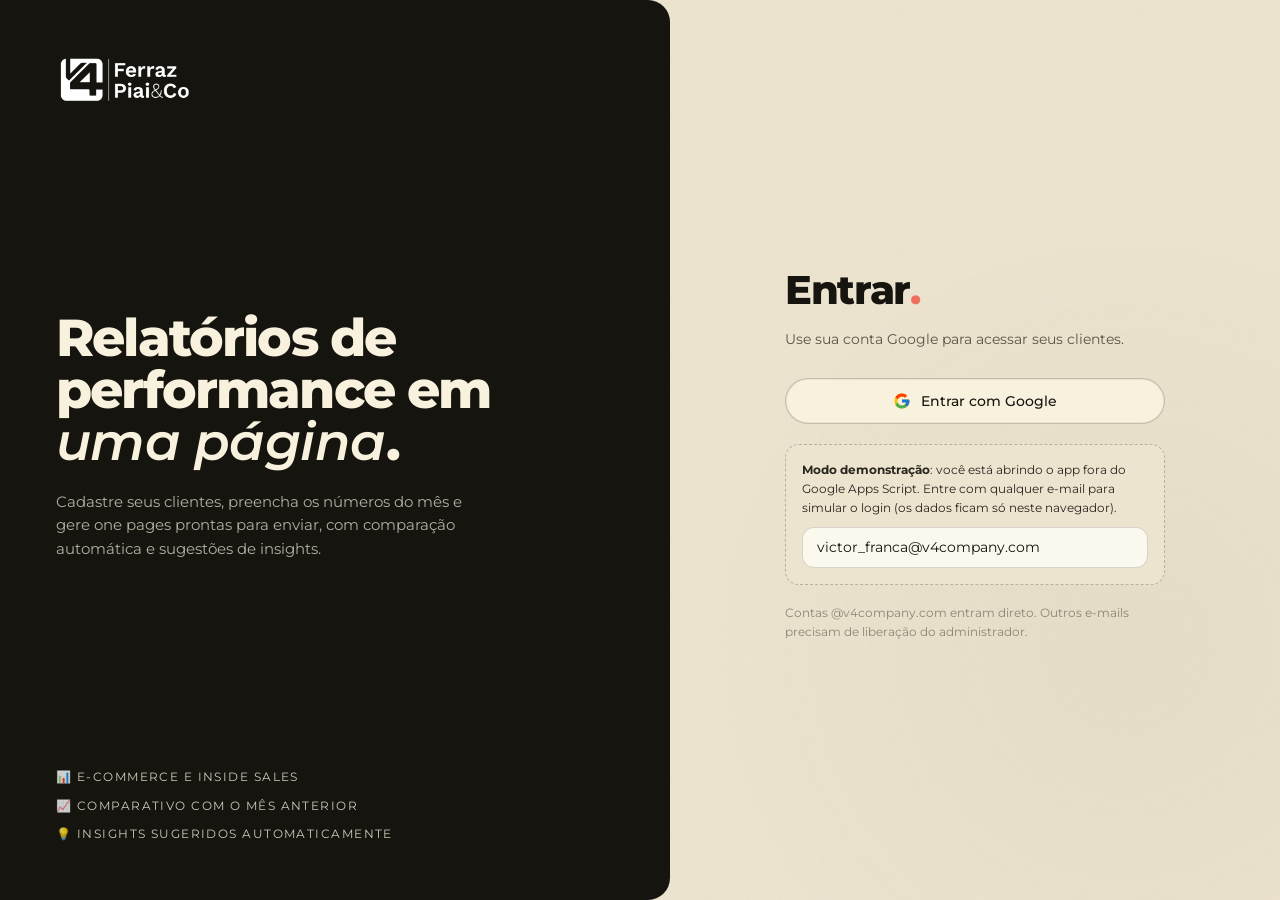
<file: public/index.html>
<!DOCTYPE html>
<html lang="pt-BR">
<head>
<meta charset="UTF-8">
<meta name="viewport" content="width=device-width, initial-scale=1.0">
<title>OnePage Generator</title>
<meta name="theme-color" content="#efe7d2">
<link rel="icon" href="data:image/svg+xml,%3Csvg xmlns='http://www.w3.org/2000/svg' viewBox='0 0 32 32'%3E%3Crect width='32' height='32' rx='7' fill='%2315140f'/%3E%3Cg transform='translate(4 4) scale(.75)' fill='none' stroke='%23f7f1de'%3E%3Cpath d='M13 3.5H5.5a2 2 0 0 0-2 2v21a2 2 0 0 0 2 2h21a2 2 0 0 0 2-2V19' stroke-width='2.6' stroke-linecap='round'/%3E%3Cpath d='M22.5 26V6.5L9 20.5h19' stroke-width='3.4' stroke-linecap='square'/%3E%3C/g%3E%3C/svg%3E">
<link rel="preconnect" href="https://fonts.googleapis.com">
<link rel="preconnect" href="https://fonts.gstatic.com" crossorigin>
<link href="https://fonts.googleapis.com/css2?family=Montserrat:ital,wght@0,400;0,500;0,600;0,700;0,800;0,900;1,400;1,500;1,600;1,700&display=swap" rel="stylesheet">
<link rel="stylesheet" href="css/app.css">
</head>
<body>
<div id="root"><div class="boot">Carregando…</div></div>
<div id="modal"></div>
<div id="toasts"></div>
<script>
// Mostra na tela qualquer erro que impeça o app de iniciar.
window.addEventListener('error', function (e) {
  var boot = document.querySelector('#root .boot');
  if (boot) boot.textContent = 'Erro ao iniciar: ' + (e.message || e) + ' (' + (e.filename || '').split('/').pop() + ' linha ' + (e.lineno || '?') + ')';
});
</script>
<script type="module" src="js/app.js"></script>
</body>
</html>
</file>
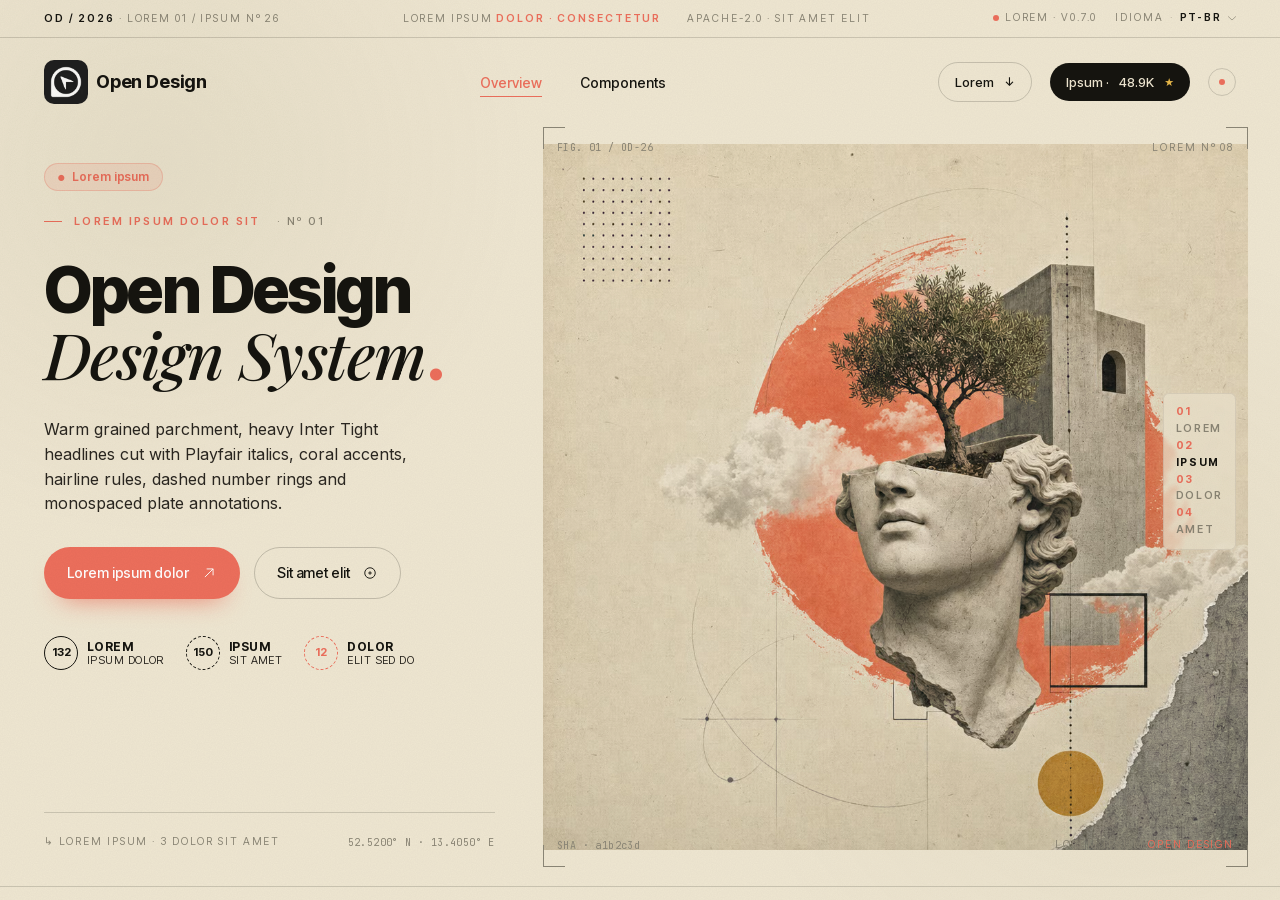
<file: designsystem/design-system.html>
<!DOCTYPE html>
<html lang="pt-BR">
<head>
<meta charset="utf-8">
<meta name="viewport" content="width=device-width, initial-scale=1">
<meta name="theme-color" content="#efe7d2">
<title>Open Design Design System</title>
<!-- preview capture: the Overview frame reports once its fonts are in (the page has no loader or
     intro; every reveal block is already in its revealed state) -->
<meta name="preview-ready-selector" content="body.ds-overview-ready">
<meta name="preview-ready-after-ms" content="400">
<link href="assets/overview/assets/f23995f0a7bcfb55_favicon.ico" rel="icon" sizes="any" type="image/x-icon">
<link href="assets/overview/assets/22d66fe36a947d88_favicon-32x32.png" rel="icon" sizes="32x32" type="image/png">
<!-- the Overview's own stylesheets: Inter, Inter Tight, Playfair Display and JetBrains Mono
     (Google Fonts @font-face) and styles.css (tokens, paper grain, chrome, sections, components);
     the navbar and every specimen below use its classes -->
<link href="https://fonts.googleapis.com" rel="preconnect">
<link href="https://fonts.gstatic.com" rel="preconnect">
<link rel="stylesheet" href="assets/overview/assets/css/fonts.css">
<link rel="stylesheet" href="assets/overview/assets/css/styles.css">
<style>
/* ================================================================ catalog shell
   Routing and layout only. The navbar is the Overview's own site chrome (topbar + nav: masthead,
   locale switch, logo, nav-link type, CTAs), drawn over the frame exactly where the page's sticky
   chrome sits and mirroring its headroom (hidden on scroll down, back on scroll up). The page keeps
   the chrome's space and hides its own copy while embedded. */
html, body { height: 100%; }
body { overflow: hidden; }
#overview-frame { position: fixed; inset: 0; width: 100%; height: 100%; border: 0; display: block; z-index: 0; background: var(--paper); }

/* the page's paper grain (body:before, z 3, multiply) and side rails sit over its chrome. In Overview the
   frame draws its own, so the catalog copies show only over the chrome strip. */
body:not(.is-components)::before { clip-path: inset(0 0 calc(100% - var(--ds-chrome-vis, 0px)) 0); }
.ds-rail { clip-path: inset(0 0 calc(100% - var(--ds-chrome-vis, 0px)) 0); }
#ds-rail-r { right: var(--ds-sbw, 0px); }
body.is-components .ds-rail { display: none; }

#ds-chrome { position: fixed; top: 0; left: 0; right: var(--ds-sbw, 0px); z-index: 2; }
body.is-components #ds-chrome { right: 0; }
#ds-chrome .ds-link.is-on { color: var(--coral); }
#ds-chrome .ds-link.is-on::after { content: ""; position: absolute; left: 0; right: 0; bottom: -6px; height: 1px; background: var(--coral); }
#ds-chrome [aria-disabled="true"] { opacity: .35; pointer-events: none; }
/* the page folds its nav links into a (script-less) toggle under 1080px; the catalog keeps its two
   views inline there, in the same nav-link type */
@media (max-width: 1080px) {
  #ds-chrome .nav > .nav-inner > nav[data-nav-primary] { position: static; opacity: 1; visibility: visible; transform: none; pointer-events: auto;
    background: none; border: 0; box-shadow: none; transition: none; margin-right: auto; }
  #ds-chrome .nav-links { flex-direction: row; align-items: center; gap: 28px; padding: 0; }
  #ds-chrome .nav-links li { border: 0; }
  #ds-chrome .nav-links a { display: inline; padding: 0; font-size: 14px; }
}
@media (max-width: 560px) {
  #ds-chrome .nav-inner { min-height: 38px; }   /* the page's row height there: its 38px menu toggle */
  #ds-chrome .nav-links { gap: 18px; }
  #ds-chrome .nav-side { display: none; }
}
</style>
<style>
/* ------------------------------------------------------------ components view
   Scoped to the Components view; the Overview frame is untouched (parked, hidden, behind it).
   Ground: the page's own principal background, live: html/body paper (--paper) under the fixed
   body:before grain + vignette (multiply, z 3), exactly as the page paints it. The page has no
   animated background. The sidebar carries its own dark plate (the .work panel's ink, paper type,
   coral roman numerals), so the group names read over any specimen. */
#view-components { display: none; position: fixed; top: var(--ds-chrome-h, 127px); left: 0; right: 0; bottom: 0; z-index: 1; }
body.is-components #view-components { display: grid; grid-template-columns: 252px minmax(0, 1fr); }
body.is-components #overview-frame { visibility: hidden; }

#ds-side { min-height: 0; overflow-y: auto; padding: 30px 18px 40px 26px; scrollbar-width: none;
  background: rgba(21, 20, 15, .95); -webkit-backdrop-filter: blur(14px); backdrop-filter: blur(14px); border-right: 1px solid rgba(247, 241, 222, .16); }
#ds-side::-webkit-scrollbar { display: none; }
#ds-side nav { display: flex; flex-direction: column; gap: 1px; }
#ds-side p { margin: 0 0 18px; font-family: var(--sans); font-size: 10.5px; letter-spacing: .18em; text-transform: uppercase; color: #f7f1de8c; }
#ds-side a { display: flex; align-items: baseline; gap: 10px; padding: 8px 0; font-family: var(--sans); font-size: 11px; font-weight: 600; letter-spacing: .2em;
  text-transform: uppercase; color: rgba(247, 241, 222, .8); text-decoration: none; transition: color .18s ease; }
#ds-side a b { flex: 0 0 34px; font-family: var(--serif); font-style: italic; font-weight: 500; font-size: 14px; letter-spacing: .04em; text-transform: none; color: var(--coral); }
#ds-side a span { border-bottom: 1px solid transparent; padding-bottom: 2px; }
#ds-side a:hover, #ds-side a.is-current { color: var(--bone); }
#ds-side a.is-current span { border-bottom-color: var(--coral); }

#ds-main { position: relative; min-height: 0; overflow-y: auto; overflow-x: hidden; padding: 56px clamp(20px, 4.4vw, 64px) 160px; }
.ds-group { padding: 0 0 120px; }
.ds-group > .sec-rule { margin-bottom: 26px; }
.ds-h { font-size: clamp(40px, 4.6vw, 66px); margin: 0 0 48px; }
.ds-sub { margin: 56px 0 22px; }
.ds-h + .ds-sub { margin-top: 0; }
.ds-spec { margin: 0 0 64px; }
.ds-spec:last-child { margin-bottom: 0; }
.ds-spec-t { display: block; margin: 0 0 16px; font-family: var(--sans); font-size: 14px; font-weight: 700; letter-spacing: -.005em; color: var(--ink); }
.ds-meta { display: block; margin-top: 14px; font: 400 11px/1.6 var(--mono); color: var(--ink-mute); overflow-wrap: anywhere; }
.ds-note { margin: 6px 0 0; max-width: 78ch; font-family: var(--body); font-size: 13px; line-height: 1.55; color: var(--ink-mute); }
.ds-row { display: flex; flex-wrap: wrap; align-items: center; gap: 20px 26px; }
.ds-state { display: inline-flex; flex-direction: column; align-items: flex-start; gap: 12px; }
.ds-state > small { font: 400 10.5px/1.3 var(--mono); letter-spacing: .04em; color: var(--ink-faint); }
.ds-dark { background: #15140f; color: var(--paper); border-radius: 18px; padding: 36px 32px; }
.ds-dark .ds-state > small { color: #f7f1de8c; }
.ds-box { border: 1px dashed var(--line); border-radius: 14px; padding: 32px; }
.ds-flush > .work, .ds-flush > .wire, .ds-flush > .official-strip { margin: 0; }
.ds-flush > .wire .container, .ds-flush > .official-strip .container { padding-left: 0; padding-right: 0; }

/* typography: role | live sample | declared size */
.ds-type { display: grid; grid-template-columns: 210px minmax(0, 1fr) 200px; gap: 28px; align-items: center; padding: 26px 0; border-bottom: 1px solid var(--line); }
.ds-type:first-of-type { border-top: 1px solid var(--line); }
.ds-type .role { font-family: var(--sans); font-size: 11px; font-weight: 600; letter-spacing: .22em; text-transform: uppercase; color: var(--coral); }
.ds-type .face { margin-top: 6px; font-family: var(--body); font-size: 13px; line-height: 1.45; color: var(--ink-soft); }
.ds-type .ds-meta { margin-top: 8px; font-size: 10.5px; }
.ds-type .sample { min-width: 0; overflow: hidden; }
.ds-type .sample > * { margin: 0 !important; }
.ds-type .sample .hero, .ds-type .sample .work { min-height: 0; border: 0; }
.ds-type .sample .ds-dark { padding: 26px 24px; }
.ds-type .sizes { text-align: right; font: 400 11.5px/1.7 var(--mono); color: var(--ink); overflow-wrap: anywhere; }
.ds-type .side-rail { position: static; height: 220px; width: 36px; border: 1px solid var(--line-faint); }

/* colours */
.ds-colors { display: grid; grid-template-columns: repeat(auto-fill, minmax(250px, 1fr)); gap: 22px 28px; }
.ds-sw { display: grid; grid-template-columns: 76px minmax(0, 1fr); gap: 14px; align-items: start; }
.ds-chip { position: relative; height: 76px; overflow: hidden; display: grid; place-items: center; border-radius: 10px; box-shadow: inset 0 0 0 1px var(--line); }
.ds-chip .fill { position: absolute; inset: 0; }
.ds-chip .edge { position: absolute; inset: 16px; border-radius: 6px; }
.ds-chip .aa { position: relative; font-family: var(--sans); font-size: 26px; font-weight: 800; line-height: 1; letter-spacing: -.028em; }
.ds-sw strong, .ds-famname { display: block; font-family: var(--sans); font-size: 11px; font-weight: 600; letter-spacing: .18em; text-transform: uppercase; color: var(--ink); }
.ds-sw .val, .ds-sw .tok { display: block; margin-top: 4px; font: 400 11px/1.45 var(--mono); color: var(--ink); overflow-wrap: anywhere; }
.ds-sw .tok { color: var(--coral); }
.ds-sw p { margin: 4px 0 0; font-family: var(--body); font-size: 12.5px; line-height: 1.45; color: var(--ink-mute); }
.ds-famname { margin: 0 0 12px; }
.ds-family { display: grid; grid-template-columns: repeat(auto-fill, minmax(150px, 1fr)); gap: 16px; margin-bottom: 30px; }
.ds-family .ds-chip { height: 64px; }
.ds-family small { display: block; margin-top: 8px; font-family: var(--sans); font-size: 10.5px; font-weight: 600; letter-spacing: .16em; text-transform: uppercase; color: var(--ink); }
.ds-family code { display: block; margin-top: 3px; font: 400 10.5px/1.45 var(--mono); color: var(--ink-mute); overflow-wrap: anywhere; }

/* backgrounds: windows onto the page's real grounds */
.ds-window { position: relative; height: min(56vh, 480px); overflow: hidden; border-radius: 18px; box-shadow: inset 0 0 0 1px var(--line); }
/* the page's body:before grain + vignette, verbatim from styles.css, drawn inside the window
   (absolute instead of fixed) */
.ds-grain { background: var(--paper); }
.ds-grain::before { content: ""; position: absolute; inset: 0; pointer-events: none; z-index: 3;
  background-image: radial-gradient(circle at 12% 18%, rgba(106, 92, 56, .07) 0, transparent 28%), radial-gradient(circle at 88% 72%, rgba(106, 92, 56, .06) 0, transparent 32%), url("data:image/svg+xml;utf8,<svg xmlns='http://www.w3.org/2000/svg' width='240' height='240'><filter id='n'><feTurbulence type='fractalNoise' baseFrequency='0.85' numOctaves='2' stitchTiles='stitch'/><feColorMatrix values='0 0 0 0 0.18  0 0 0 0 0.16  0 0 0 0 0.12  0 0 0 0.06 0'/></filter><rect width='100%' height='100%' filter='url(%23n)'/></svg>");
  background-size: auto, auto, 240px 240px; mix-blend-mode: multiply; opacity: .92; }
.ds-window > .work { position: absolute; inset: 0; margin: 0; border-radius: 0; padding: 48px 44px; }
.ds-window-label { position: absolute; left: 22px; bottom: 18px; z-index: 4; }

/* surfaces, icons */
.ds-surfaces { display: grid; grid-template-columns: repeat(auto-fill, minmax(260px, 1fr)); gap: 34px 30px; align-items: start; }
.ds-surface { margin: 0; display: flex; flex-direction: column; gap: 14px; min-width: 0; }
.ds-surface-box { min-height: 150px; display: flex; align-items: center; justify-content: center; padding: 26px; border-radius: 16px; }
.ds-icons { display: grid; grid-template-columns: repeat(5, minmax(0, 1fr)); gap: 34px 16px; }
.ds-icon { margin: 0; display: flex; flex-direction: column; align-items: center; gap: 12px; text-align: center; min-width: 0; }
.ds-icon .stage { height: 48px; display: flex; align-items: center; justify-content: center; color: var(--ink); }
.ds-icon code { display: block; font: 400 10.5px/1.4 var(--mono); color: var(--ink); overflow-wrap: anywhere; }
.ds-icon small { display: block; margin-top: 3px; font-family: var(--body); font-size: 11.5px; color: var(--ink-mute); }

/* live components taken out of their page positions */
.ds-spec > .method-foot, .ds-spec > .labs-foot { margin-top: 0; }
.ds-wide { overflow: hidden; }
.ds-bleed { width: 100vw; }
.ds-bleed > footer { margin-top: 0; }
.ds-hero-art { max-width: 760px; }
.ds-art { max-width: 560px; }
.ds-open-menu { position: relative; min-height: 470px; }
.ds-nav-open { padding: 0 0 200px 16px; }
.ds-nav-open .nav-dropdown { opacity: 1; visibility: visible; transform: none; }
.ds-menu-bar { display: flex; justify-content: flex-end; padding-right: 8px; }

@media (max-width: 1080px) { .ds-nav-open { padding-bottom: 0; } }
@media (max-width: 520px) { .ds-open-menu { min-height: 720px; } }
@media (max-width: 1100px) {
  .ds-type { grid-template-columns: 180px minmax(0, 1fr); }
  .ds-type .sizes { grid-column: 2; text-align: left; }
}
@media (max-width: 900px) {
  body.is-components #view-components { grid-template-columns: minmax(0, 1fr); grid-template-rows: auto minmax(0, 1fr); }
  #ds-side { padding: 10px 16px; overflow-x: auto; overflow-y: hidden; border-right: 0; border-bottom: 1px solid rgba(247, 241, 222, .16); }
  #ds-side nav { flex-direction: row; gap: 20px; }
  #ds-side p { display: none; }
  #ds-side a { flex: 0 0 auto; white-space: nowrap; padding: 6px 0; gap: 6px; }
  #ds-side a b { flex: 0 0 auto; }
  #ds-main { padding: 30px 16px 120px; }
  .ds-group { padding: 0 0 90px; }
  .ds-type { grid-template-columns: minmax(0, 1fr); gap: 12px; }
  .ds-type .sizes { grid-column: auto; text-align: left; }
  .ds-icons { grid-template-columns: repeat(3, minmax(0, 1fr)); }
  .ds-colors { grid-template-columns: minmax(0, 1fr); }
  .ds-window { height: 360px; }
  .ds-window > .work { padding: 32px 22px; }
  .ds-dark, .ds-box { padding: 24px 18px; }
}

/* type samples: the style's own context class, with that container's box (surface, padding, tilt,
   height, rule) neutralised so only the type shows */
.ds-ctx { background: none !important; box-shadow: none !important; padding: 0 !important; margin: 0 !important; transform: none !important;
  border: 0 !important; border-radius: 0 !important; min-height: 0 !important; overflow: visible !important; }
.ds-type .sample :is(h1, h2, h3, h4, p) { margin: 0 !important; }
.ds-type .sample .faq-a { padding-left: 0; }
.ds-type .sample .ds-fit { display: inline-block; }
.ds-type .sample .nav-links { flex-direction: row; gap: 38px; }
.ds-type .sample .nav-links li { border: 0; }
</style>
</head>
<body>

<!-- the page's side rails (fixed, over its chrome) -->
<div class="side-rail right ds-rail" id="ds-rail-r" aria-hidden="true"><span class="rail-text">Open Design — Lorem 01 · Ipsum Nº 26 · Apache-2.0</span></div>
<div class="side-rail left ds-rail" aria-hidden="true"><span class="rail-text">Lorem · Ipsum · Dolor · Sit · Amet-elit</span></div>

<iframe id="overview-frame" title="Overview" src="assets/overview/design-system.html"></iframe>

<!-- navigation: the Overview's own site chrome (topbar + nav); the nav links route the two views -->
<div id="ds-chrome" class="site-chrome">
<div class="topbar" data-od-id="topbar">
<div class="container topbar-inner">
<span><b>OD / 2026</b> · Lorem 01 / Ipsum Nº 26</span>
<span class="mid"><span>Lorem ipsum <b class="coral">Dolor · Consectetur</b></span><span>Apache-2.0 · Sit amet elit</span></span>
<span class="right">
<a class="topbar-link" href="#overview" data-ds-goto=""><span class="pulse"></span>Lorem · <span data-github-version="true">v0.7.0</span></a>
<details class="locale-switch" data-locale-switch="true">
<summary aria-label="Trocar idioma" class="locale-trigger"><span aria-hidden="true" class="locale-trigger-prefix">Idioma</span><span aria-hidden="true" class="locale-trigger-sep">·</span><span class="locale-trigger-code">PT-BR</span><svg aria-hidden="true" class="locale-trigger-caret" focusable="false" viewbox="0 0 8 5"><path d="M0.5 0.75 L4 4 L7.5 0.75" fill="none" stroke="currentColor" stroke-linecap="square" stroke-width="1"></path></svg></summary>
<div class="locale-menu" role="menu">
<a class="locale-menu-item" data-locale-bound="true" data-locale-code="en" data-locale-link="true" href="/" lang="en" role="menuitem"><span class="locale-menu-code">EN</span><span class="locale-menu-label">English</span></a>
<a class="locale-menu-item" data-locale-bound="true" data-locale-code="zh" data-locale-link="true" href="/zh/" lang="zh-CN" role="menuitem"><span class="locale-menu-code">ZH</span><span class="locale-menu-label">简体中文</span></a>
<a class="locale-menu-item" data-locale-bound="true" data-locale-code="zh-tw" data-locale-link="true" href="/zh-tw/" lang="zh-TW" role="menuitem"><span class="locale-menu-code">ZH-TW</span><span class="locale-menu-label">繁體中文</span></a>
<a class="locale-menu-item" data-locale-bound="true" data-locale-code="ja" data-locale-link="true" href="/ja/" lang="ja" role="menuitem"><span class="locale-menu-code">JA</span><span class="locale-menu-label">日本語</span></a>
<a class="locale-menu-item" data-locale-bound="true" data-locale-code="ko" data-locale-link="true" href="/ko/" lang="ko" role="menuitem"><span class="locale-menu-code">KO</span><span class="locale-menu-label">한국어</span></a>
<a class="locale-menu-item" data-locale-bound="true" data-locale-code="de" data-locale-link="true" href="/de/" lang="de" role="menuitem"><span class="locale-menu-code">DE</span><span class="locale-menu-label">Deutsch</span></a>
<a class="locale-menu-item" data-locale-bound="true" data-locale-code="fr" data-locale-link="true" href="/fr/" lang="fr" role="menuitem"><span class="locale-menu-code">FR</span><span class="locale-menu-label">Français</span></a>
<a class="locale-menu-item" data-locale-bound="true" data-locale-code="ru" data-locale-link="true" href="/ru/" lang="ru" role="menuitem"><span class="locale-menu-code">RU</span><span class="locale-menu-label">Русский</span></a>
<a class="locale-menu-item" data-locale-bound="true" data-locale-code="es" data-locale-link="true" href="/es/" lang="es" role="menuitem"><span class="locale-menu-code">ES</span><span class="locale-menu-label">Español</span></a>
<a aria-current="true" class="locale-menu-item is-active" data-locale-bound="true" data-locale-code="pt-br" data-locale-link="true" href="/pt-br/" lang="pt-BR" role="menuitem"><span class="locale-menu-code">PT-BR</span><span class="locale-menu-label">Português (BR)</span></a>
<a class="locale-menu-item" data-locale-bound="true" data-locale-code="it" data-locale-link="true" href="/it/" lang="it" role="menuitem"><span class="locale-menu-code">IT</span><span class="locale-menu-label">Italiano</span></a>
<a class="locale-menu-item" data-locale-bound="true" data-locale-code="vi" data-locale-link="true" href="/vi/" lang="vi" role="menuitem"><span class="locale-menu-code">VI</span><span class="locale-menu-label">Tiếng Việt</span></a>
<a class="locale-menu-item" data-locale-bound="true" data-locale-code="pl" data-locale-link="true" href="/pl/" lang="pl" role="menuitem"><span class="locale-menu-code">PL</span><span class="locale-menu-label">Polski</span></a>
<a class="locale-menu-item" data-locale-bound="true" data-locale-code="id" data-locale-link="true" href="/id/" lang="id" role="menuitem"><span class="locale-menu-code">ID</span><span class="locale-menu-label">Bahasa Indonesia</span></a>
<a class="locale-menu-item" data-locale-bound="true" data-locale-code="nl" data-locale-link="true" href="/nl/" lang="nl" role="menuitem"><span class="locale-menu-code">NL</span><span class="locale-menu-label">Nederlands</span></a>
<a class="locale-menu-item" data-locale-bound="true" data-locale-code="ar" data-locale-link="true" href="/ar/" lang="ar" role="menuitem"><span class="locale-menu-code">AR</span><span class="locale-menu-label">العربية</span></a>
<a class="locale-menu-item" data-locale-bound="true" data-locale-code="tr" data-locale-link="true" href="/tr/" lang="tr" role="menuitem"><span class="locale-menu-code">TR</span><span class="locale-menu-label">Türkçe</span></a>
<a class="locale-menu-item" data-locale-bound="true" data-locale-code="uk" data-locale-link="true" href="/uk/" lang="uk" role="menuitem"><span class="locale-menu-code">UK</span><span class="locale-menu-label">Українська</span></a>
</div>
</details>
</span>
</div>
</div>
<header class="nav" data-od-id="nav">
<div class="container nav-inner">
<a class="brand" href="#overview" data-ds-goto=""><span class="brand-mark"><img alt="" height="44" src="assets/overview/assets/f8ebdd6a7d3cf723_logo.webp" width="44"/></span><span class="brand-name">Open Design</span></a>
<nav aria-label="Design system" data-nav-primary="true" id="primary-nav">
<ul class="nav-links">
<li><a class="ds-link" id="nav-overview" href="#overview">Overview</a></li>
<li><a class="ds-link" id="nav-components" href="#components">Components</a></li>
</ul>
</nav>
<div class="nav-side">
<a aria-label="Baixar o Open Design desktop" class="nav-cta ghost" href="#overview" data-ds-goto="" title="Baixe o app desktop">Lorem</a>
<a aria-label="Dar uma estrela ao Open Design no GitHub" class="nav-cta" href="#overview" data-ds-goto="" title="Clique para nos dar uma estrela no GitHub">Ipsum · <span data-github-stars="true">48.9K</span></a>
<span aria-hidden="true" class="status-dot"></span>
</div>
</div>
</header>
</div>

<div id="view-components">
<aside id="ds-side">
<nav aria-label="Components">
<p>Open Design · Components</p>
<a href="#components-typography"><b>I.</b><span>Typography</span></a>
<a href="#components-colors"><b>II.</b><span>Colors</span></a>
<a href="#components-backgrounds"><b>III.</b><span>Backgrounds</span></a>
<a href="#components-surfaces"><b>IV.</b><span>Surfaces</span></a>
<a href="#components-icons"><b>V.</b><span>Icons</span></a>
<a href="#components-motion"><b>VI.</b><span>Motion</span></a>
<a href="#components-actions"><b>VII.</b><span>Actions</span></a>
<a href="#components-navigation"><b>VIII.</b><span>Navigation</span></a>
<a href="#components-cards"><b>IX.</b><span>Cards</span></a>
<a href="#components-data"><b>X.</b><span>Data display</span></a>
<a href="#components-disclosure"><b>XI.</b><span>Disclosure</span></a>
<a href="#components-media"><b>XII.</b><span>Media</span></a>
<a href="#components-content"><b>XIII.</b><span>Content groups</span></a>
</nav>
</aside>
<main id="ds-main">
<!-- ============================================================ I. typography -->
<section class="ds-group" id="components-typography">
<div class="sec-rule"><span class="roman">I.</span><span class="meta-grp"><span>Foundations</span><span class="dot-mark">•</span><span>Type scale</span></span><span>001 / 013</span></div>
<h2 class="display ds-h">Typography<span class="dot">.</span></h2>
<div class="ds-types">

<div class="ds-type"><div><div class="role">Wordmark</div><div class="face">Inter Tight · 900 · coral span</div><code class="ds-meta">.foot-mega .word</code></div>
<div class="sample"><div class="foot-mega ds-ctx"><div class="word ds-fit">Open <span style="color:var(--coral)">Design</span>.</div></div></div>
<div class="sizes">clamp(70px, 13vw, 200px) | clamp(54px, 18vw, 120px) | clamp(48px, 16vw, 88px) | clamp(40px, 16vw, 64px)</div></div>

<div class="ds-type"><div><div class="role">Display 1 · closing call</div><div class="face">Inter Tight · 800 + Playfair Display · 500 italic</div><code class="ds-meta">.cta h2.display</code></div>
<div class="sample"><div class="cta"><h2 class="display">Lorem ipsum dolor <em>sit amet</em> et <em>consectetur</em> adipiscing<span class="dot">.</span></h2></div></div>
<div class="sizes">clamp(54px, 6.6vw, 100px) | clamp(34px, 10vw, 54px)</div></div>

<div class="ds-type"><div><div class="role">Display 2 · hero title</div><div class="face">Inter Tight · 800 + Playfair Display · 500 italic</div><code class="ds-meta">.hero h1.display</code></div>
<div class="sample"><div class="hero ds-ctx"><h1 class="display">Open Design <em>Design System</em><span class="dot">.</span></h1></div></div>
<div class="sizes">clamp(44px, 5vw, 78px) | clamp(36px, 4.6vw, 54px) | clamp(34px, 9.5vw, 44px)</div></div>

<div class="ds-type"><div><div class="role">Display 3 · section heading</div><div class="face">Inter Tight · 800 + Playfair Display · 500 italic</div><code class="ds-meta">.about h2.display · same style: .method-head h2 clamp(44px, 5.2vw, 76px) · .labs-head h2 clamp(40px, 4.8vw, 68px) · .capabilities-copy h2 clamp(40px, 4.8vw, 64px)</code></div>
<div class="sample"><div class="about"><h2 class="display">Lorem <em>ipsum dolor</em> sit amet <em>consectetur</em> adipiscing, sed do eiusmod<span class="dot">.</span></h2></div></div>
<div class="sizes">clamp(44px, 5.4vw, 78px) | clamp(30px, 8.5vw, 44px)</div></div>

<div class="ds-type"><div><div class="role">Display 4 · on ink</div><div class="face">Inter Tight · 800 + Playfair Display · 500 italic · paper</div><code class="ds-meta">.work-copy h2</code></div>
<div class="sample"><div class="ds-dark"><div class="work-copy"><h2>Lorem ipsum dolor sit amet <em>consectetur</em> adipiscing <em>elit sed do eiusmod</em> <span class="dot">.</span></h2></div></div></div>
<div class="sizes">clamp(40px, 5vw, 66px)</div></div>

<div class="ds-type"><div><div class="role">Display 5 · serif</div><div class="face">Playfair Display · 600 · italic coral em</div><code class="ds-meta">.faq-head .display</code></div>
<div class="sample"><div class="faq-head"><h2 class="display">Lorem ipsum <em>dolor sit</em>, <em>amet elit</em> et a <em>consectetur adipiscing elit sed do</em><span class="dot">.</span></h2></div></div>
<div class="sizes">clamp(36px, 5.4vw, 64px)</div></div>

<div class="ds-type"><div><div class="role">Heading 1 · quote</div><div class="face">Inter Tight · 700</div><code class="ds-meta">.testimonial-copy h2</code></div>
<div class="sample"><div class="testimonial-copy"><h2>"Lorem ipsum dolor sit amet, consectetur adipiscing elit sed do eiusmod tempor incididunt ut labore et dolore magna aliqua."</h2></div></div>
<div class="sizes">clamp(36px, 4vw, 54px) | clamp(30px, 8.5vw, 44px)</div></div>

<div class="ds-type"><div><div class="role">Numeral · step</div><div class="face">Playfair Display · 500 italic · coral</div><code class="ds-meta">.method-step .num</code></div>
<div class="sample"><div class="method-step"><div class="num">01</div></div></div>
<div class="sizes">78px | 56px | 48px</div></div>

<div class="ds-type"><div><div class="role">Heading 2 · feature card</div><div class="face">Inter Tight · 800</div><code class="ds-meta">.work-card h3</code></div>
<div class="sample"><div class="work-card ds-ctx"><h3>lorem-ipsum</h3></div></div>
<div class="sizes">clamp(26px, 2.4vw, 38px) | clamp(24px, 6vw, 30px)</div></div>

<div class="ds-type"><div><div class="role">Heading 3 · step</div><div class="face">Inter Tight · 800</div><code class="ds-meta">.method-step h4</code></div>
<div class="sample"><div class="method-step"><h4>Lorem <span class="arrow-r">→</span></h4></div></div>
<div class="sizes">30px | 24px | 22px</div></div>

<div class="ds-type"><div><div class="role">Heading 4 · question</div><div class="face">Playfair Display · 400</div><code class="ds-meta">.faq-q</code></div>
<div class="sample"><span class="faq-q">Lorem ipsum dolor sit?</span></div>
<div class="sizes">clamp(20px, 2.2vw, 26px)</div></div>

<div class="ds-type"><div><div class="role">Heading 5 · card</div><div class="face">Inter Tight · 700</div><code class="ds-meta">.card h3</code></div>
<div class="sample"><div class="card ds-ctx"><h3><span>Lorem,</span><span><br/>ipsum dolor</span></h3></div></div>
<div class="sizes">22px</div></div>

<div class="ds-type"><div><div class="role">Numeral · card index</div><div class="face">Playfair Display · 500 italic · coral / Inter Tight tag</div><code class="ds-meta">.card .num · .card .num .tag</code></div>
<div class="sample"><div class="card ds-ctx" style="max-width:280px"><div class="num">01<span class="tag">Lorem</span></div></div></div>
<div class="sizes">22px · tag 9.5px</div></div>

<div class="ds-type"><div><div class="role">Heading 6 · lab</div><div class="face">Inter Tight · 700</div><code class="ds-meta">.lab h4</code></div>
<div class="sample"><div class="lab"><h4>Lorem Ipsum</h4></div></div>
<div class="sizes">18px</div></div>

<div class="ds-type"><div><div class="role">Brand</div><div class="face">Inter Tight · 700</div><code class="ds-meta">.brand · .brand-name</code></div>
<div class="sample"><a class="brand" href="#"><span class="brand-mark"><img alt="" height="44" src="assets/overview/assets/f8ebdd6a7d3cf723_logo.webp" width="44"/></span><span class="brand-name">Open Design</span></a></div>
<div class="sizes">18px | 16px</div></div>

<div class="ds-type"><div><div class="role">Lead</div><div class="face">Inter · 400 · ink-soft</div><code class="ds-meta">.lead · .about .lead 17px</code></div>
<div class="sample"><p class="lead">Warm grained parchment, heavy Inter Tight headlines cut with Playfair italics, coral accents, hairline rules, dashed number rings and monospaced plate annotations.</p></div>
<div class="sizes">16px · 17px</div></div>

<div class="ds-type"><div><div class="role">Text 1 · answer</div><div class="face">Inter Tight · 400 · ink-mute · 1.7</div><code class="ds-meta">.faq-a</code></div>
<div class="sample"><p class="faq-a">Dolor sit amet, consectetur adipiscing elit, sed do eiusmod tempor incididunt ut labore et dolore magna aliqua. Ut enim ad minim veniam, quis nostrud exercitation ullamco laboris nisi ut aliquip ex ea commodo consequat. Duis aute irure dolor in reprehenderit in voluptate velit esse.</p></div>
<div class="sizes">15.5px | 14.5px</div></div>

<div class="ds-type"><div><div class="role">Nav link</div><div class="face">Inter Tight · 500</div><code class="ds-meta">.nav-links a</code></div>
<div class="sample"><ul class="nav-links ds-ctx"><li><a href="/tutorials/">Tutoriais</a></li><li><a href="/blog/">Blog</a></li></ul></div>
<div class="sizes">14px | 16px (folded menu)</div></div>

<div class="ds-type"><div><div class="role">Button</div><div class="face">Inter Tight · 500</div><code class="ds-meta">.btn</code></div>
<div class="sample"><a class="btn btn-ghost" href="#">Sit amet elit<span class="arrow"><svg viewbox="0 0 24 24"><circle cx="12" cy="12" r="9"></circle><path d="M9 12h6M12 9v6"></path></svg></span></a></div>
<div class="sizes">14px | 13px</div></div>

<div class="ds-type"><div><div class="role">Text 2 · card</div><div class="face">Inter · 400 · ink-mute</div><code class="ds-meta">.card p · .method-step p · .lab p 13px</code></div>
<div class="sample"><div class="card ds-ctx"><p>Lorem ipsum dolor sit amet, consectetur adipiscing elit. Sed do eiusmod tempor incididunt ut labore.</p></div></div>
<div class="sizes">13.5px</div></div>

<div class="ds-type"><div><div class="role">Eyebrow</div><div class="face">Inter Tight · 600 · .22em · coral rule</div><code class="ds-meta">.label · .label .ix</code></div>
<div class="sample"><span class="label">Lorem ipsum dolor sit <span class="ix">· Nº 01</span></span></div>
<div class="sizes">11px</div></div>

<div class="ds-type"><div><div class="role">Meta</div><div class="face">Inter Tight · 400 · .18em · ink-faint</div><code class="ds-meta">.meta · .sec-rule · .topbar-inner</code></div>
<div class="sample"><span class="meta">↳  lorem ipsum · 3 dolor sit amet</span></div>
<div class="sizes">10.5px | 9px (topbar)</div></div>

<div class="ds-type"><div><div class="role">Roman numeral</div><div class="face">Playfair Display · 500 italic · coral</div><code class="ds-meta">.sec-rule .roman</code></div>
<div class="sample"><div class="sec-rule ds-ctx"><span class="roman">IV.</span></div></div>
<div class="sizes">14px</div></div>

<div class="ds-type"><div><div class="role">Mono · coordinates</div><div class="face">JetBrains Mono · 400</div><code class="ds-meta">.coord · .annot.coord</code></div>
<div class="sample"><span class="coord">52.5200° N · 13.4050° E</span></div>
<div class="sizes">10px</div></div>

<div class="ds-type"><div><div class="role">Rail</div><div class="face">Inter Tight · 600 · .42em · vertical</div><code class="ds-meta">.side-rail .rail-text</code></div>
<div class="sample"><div class="side-rail left"><span class="rail-text">Lorem · Ipsum · Dolor</span></div></div>
<div class="sizes">10px</div></div>

</div>
</section>

<!-- ============================================================ II. colours -->
<section class="ds-group" id="components-colors">
<div class="sec-rule"><span class="roman">II.</span><span class="meta-grp"><span>Foundations</span><span class="dot-mark">•</span><span>:root tokens + literals in styles.css</span></span><span>002 / 013</span></div>
<h2 class="display ds-h">Colors<span class="dot">.</span></h2>

<span class="label ds-sub">Brand and Accent</span>
<div class="ds-colors">
<div class="ds-sw"><div class="ds-chip" style="background:var(--paper)"><span class="edge" style="background:var(--coral)"></span></div><div><strong>Accent</strong><code class="val">#ed6f5c</code><code class="tok">--coral</code><p>Heading dots, eyebrows, roman numerals, primary button, active pill.</p></div></div>
<div class="ds-sw"><div class="ds-chip" style="background:var(--ink)"><span class="aa" style="color:var(--mustard);font-size:22px">★</span></div><div><strong>Star</strong><code class="val">#e9b94a</code><code class="tok">--mustard</code><p>The ★ after the nav CTA and the ↓ of the footer CTA, on ink.</p></div></div>
</div>

<span class="label ds-sub">Surfaces</span>
<div class="ds-colors">
<div class="ds-sw"><div class="ds-chip" style="background:var(--paper)"></div><div><strong>Page ground</strong><code class="val">#efe7d2</code><code class="tok">--paper</code><p>html/body, site chrome, menus, method numerals' knock-out.</p></div></div>
<div class="ds-sw"><div class="ds-chip" style="background:var(--paper)"><span class="edge" style="background:var(--bone);box-shadow:inset 0 0 0 1px #15140f0f"></span></div><div><strong>Raised card</strong><code class="val">#f7f1de</code><code class="tok">--bone</code><p>Capability cards, lab / method / work image grounds.</p></div></div>
<div class="ds-sw"><div class="ds-chip" style="background:#15140f"></div><div><strong>Ink panel</strong><code class="val">#15140f</code><code class="tok">--ink</code><p>Selected-work panel, nav and footer CTAs, avatar, arrow circle.</p></div></div>
</div>

<span class="label ds-sub">Text and Icons</span>
<div class="ds-colors">
<div class="ds-sw"><div class="ds-chip" style="background:var(--paper)"><span class="aa" style="color:var(--ink)">Aa</span></div><div><strong>Primary text</strong><code class="val">#15140f</code><code class="tok">--ink</code><p>Display headings, nav links, brand, icons.</p></div></div>
<div class="ds-sw"><div class="ds-chip" style="background:var(--paper)"><span class="aa" style="color:var(--ink-soft)">Aa</span></div><div><strong>Soft text</strong><code class="val">#2a2620</code><code class="tok">--ink-soft</code><p>Leads, stat labels, pills, footer links.</p></div></div>
<div class="ds-sw"><div class="ds-chip" style="background:var(--paper)"><span class="aa" style="color:var(--ink-mute)">Aa</span></div><div><strong>Muted text</strong><code class="val">#5a5448</code><code class="tok">--ink-mute</code><p>Card, lab and step copy, FAQ answers, strip labels.</p></div></div>
<div class="ds-sw"><div class="ds-chip" style="background:var(--paper)"><span class="aa" style="color:var(--ink-faint)">Aa</span></div><div><strong>Faint text</strong><code class="val">#8b8676</code><code class="tok">--ink-faint</code><p>Meta, section rules, indices, annotations, rails, plate corners.</p></div></div>
<div class="ds-sw"><div class="ds-chip" style="background:#15140f"><span class="aa" style="color:var(--paper)">Aa</span></div><div><strong>Text on ink</strong><code class="val">#efe7d2</code><code class="tok">--paper</code><p>Work heading and link, nav / footer CTA labels.</p></div></div>
<div class="ds-sw"><div class="ds-chip" style="background:#15140f"><span class="aa" style="color:#f7f1de8c;font-size:18px">III.</span></div><div><strong>Meta on ink</strong><code class="val">#f7f1de8c</code><p>The work panel's rule line text.</p></div></div>
<div class="ds-sw"><div class="ds-chip" style="background:var(--coral)"><span class="aa" style="color:#fff">Aa</span></div><div><strong>Text on accent</strong><code class="val">#fff</code><p>Primary button, active pill, hovered arrow mark.</p></div></div>
</div>

<span class="label ds-sub">Borders</span>
<div class="ds-colors">
<div class="ds-sw"><div class="ds-chip" style="background:var(--paper)"><span class="edge" style="border:1px solid var(--line)"></span></div><div><strong>Rule</strong><code class="val">rgba(21, 20, 15, .16)</code><code class="tok">--line</code><p>Section rules, rings, pills, FAQ rows, footer rules.</p></div></div>
<div class="ds-sw"><div class="ds-chip" style="background:var(--paper)"><span class="edge" style="border:1px solid var(--line-soft)"></span></div><div><strong>Soft rule</strong><code class="val">rgba(21, 20, 15, .08)</code><code class="tok">--line-soft</code><p>Method connector line, index plate edge.</p></div></div>
<div class="ds-sw"><div class="ds-chip" style="background:var(--paper)"><span class="edge" style="border:1px solid var(--line-faint)"></span></div><div><strong>Faint rule</strong><code class="val">rgba(21, 20, 15, .05)</code><code class="tok">--line-faint</code><p>Side rail edges.</p></div></div>
<div class="ds-sw"><div class="ds-chip" style="background:var(--paper)"><span class="edge" style="border:1px solid #15140f33;border-radius:999px"></span></div><div><strong>Ghost outline</strong><code class="val">#15140f33 · rgba(21, 20, 15, .18)</code><p>Ghost button · ghost nav CTA.</p></div></div>
<div class="ds-sw"><div class="ds-chip" style="background:var(--paper)"><span class="edge" style="border:1px solid rgba(21,20,15,.22);border-radius:0"></span></div><div><strong>Menu edge</strong><code class="val">rgba(21, 20, 15, .22)</code><p>Locale menu plate.</p></div></div>
<div class="ds-sw"><div class="ds-chip" style="background:#15140f"><span class="edge" style="border:1px solid rgba(247,241,222,.2);border-radius:50%"></span></div><div><strong>Rule on ink</strong><code class="val">rgba(247, 241, 222, .16) · .2</code><p>Work rule line · carousel buttons.</p></div></div>
</div>

<span class="label ds-sub">Interactive States</span>
<div class="ds-famname">Primary button · .btn-primary</div>
<div class="ds-family">
<div><div class="ds-chip" style="background:var(--paper)"><span class="edge" style="background:var(--coral);border-radius:999px;box-shadow:0 14px 26px -16px #ed6f5c"></span></div><small>Default</small><code>#ed6f5c</code></div>
<div><div class="ds-chip" style="background:var(--paper)"><span class="edge" style="background:#e25e4a;border-radius:999px;box-shadow:0 14px 26px -16px #ed6f5c"></span></div><small>Hover</small><code>#e25e4a · translateY(-1px)</code></div>
</div>
<div class="ds-famname">Filter pill · .pill</div>
<div class="ds-family">
<div><div class="ds-chip" style="background:var(--paper)"><span class="edge" style="border:1px solid var(--line);border-radius:999px"></span></div><small>Default</small><code>transparent · --line</code></div>
<div><div class="ds-chip" style="background:var(--paper)"><span class="edge" style="background:#15140f0a;border:1px solid var(--line);border-radius:999px"></span></div><small>Hover</small><code>#15140f0a</code></div>
<div><div class="ds-chip" style="background:var(--paper)"><span class="edge" style="background:var(--coral);border-radius:999px"></span></div><small>Selected</small><code>--coral · count #ffffffb3</code></div>
</div>
<div class="ds-famname">Ghost button · ghost nav CTA</div>
<div class="ds-family">
<div><div class="ds-chip" style="background:var(--paper)"><span class="edge" style="border:1px solid rgba(21,20,15,.18);border-radius:999px"></span></div><small>Default</small><code>transparent</code></div>
<div><div class="ds-chip" style="background:var(--paper)"><span class="edge" style="background:#15140f0a;border:1px solid #15140f5c;border-radius:999px"></span></div><small>Hover</small><code>#15140f0a · border #15140f5c</code></div>
</div>
<div class="ds-famname">Pill link · .hero-discord-pill</div>
<div class="ds-family">
<div><div class="ds-chip" style="background:var(--paper)"><span class="edge" style="background:#ed6f5c1f;border:1px solid rgba(237,111,92,.28);border-radius:999px"></span></div><small>Default</small><code>#ed6f5c1f · rgba(237, 111, 92, .28)</code></div>
<div><div class="ds-chip" style="background:var(--paper)"><span class="edge" style="background:#ed6f5c2e;border:1px solid #ed6f5c75;border-radius:999px"></span></div><small>Hover</small><code>#ed6f5c2e · #ed6f5c75</code></div>
</div>
<div class="ds-famname">Links · nav, footer, topbar, partners</div>
<div class="ds-family">
<div><div class="ds-chip" style="background:var(--paper)"><span class="aa" style="color:var(--ink);font-size:18px;font-weight:500">Blog</span></div><small>Default</small><code>--ink</code></div>
<div><div class="ds-chip" style="background:var(--paper)"><span class="aa" style="color:var(--coral);font-size:18px;font-weight:500">Blog</span></div><small>Hover</small><code>--coral</code></div>
</div>
<div class="ds-famname">Menu items · .nav-dropdown a · .locale-menu-item</div>
<div class="ds-family">
<div><div class="ds-chip" style="background:var(--paper)"><span class="edge" style="background:#ff7a5914;border-radius:6px"></span></div><small>Hover</small><code>#ff7a5914</code></div>
<div><div class="ds-chip" style="background:var(--paper)"><span class="edge" style="background:#1a1a1a0a;border-radius:6px"></span></div><small>Selected</small><code>#1a1a1a0a</code></div>
<div><div class="ds-chip" style="background:var(--paper)"><span class="edge" style="background:color-mix(in oklab,var(--paper),var(--ink) 6%)"></span></div><small>Hover (locale)</small><code>color-mix(in oklab, --paper, --ink 6%)</code></div>
<div><div class="ds-chip" style="background:var(--paper)"><span class="edge" style="background:color-mix(in oklab,var(--paper),var(--coral) 8%)"></span></div><small>Selected (locale)</small><code>color-mix(in oklab, --paper, --coral 8%)</code></div>
</div>
<div class="ds-famname">Toggles · .faq-toggle · .card .arrow-mark · .work-arrows .nav-btn</div>
<div class="ds-family">
<div><div class="ds-chip" style="background:var(--paper)"><span style="position:relative;width:32px;height:32px;border-radius:50%;border:1px solid var(--line);"></span></div><small>Default</small><code>transparent · --line</code></div>
<div><div class="ds-chip" style="background:var(--paper)"><span style="position:relative;width:32px;height:32px;border-radius:50%;background:var(--coral);"></span></div><small>Hover (arrow mark)</small><code>--coral</code></div>
<div><div class="ds-chip" style="background:var(--paper)"><span style="position:relative;width:32px;height:32px;border-radius:50%;background:var(--ink);"></span></div><small>Active (FAQ open)</small><code>--ink · rotate(45deg)</code></div>
<div><div class="ds-chip" style="background:#15140f"><span style="position:relative;width:32px;height:32px;border-radius:50%;background:var(--coral);"></span></div><small>Active (carousel)</small><code>--coral on ink</code></div>
</div>

<span class="label ds-sub">Overlays</span>
<div class="ds-colors">
<div class="ds-sw"><div class="ds-chip" style="background:#e9dcc3 url(assets/overview/assets/cf032dce1702b835_hero.png) 70% 45% / 240px auto"><span class="edge" style="background:#efe7d2b3;backdrop-filter:blur(2px);border:1px solid var(--line-soft)"></span></div><div><strong>Index plate</strong><code class="val">#efe7d2b3 · blur(2px)</code><p>Step index over the hero plate.</p></div></div>
<div class="ds-sw"><div class="ds-chip" style="background:#d9cdb3 url(assets/overview/assets/745f5b708f515637_lab-1.png) center / cover"><span class="edge" style="background:#efe7d2e6;inset:26px 14px"></span></div><div><strong>Badge</strong><code class="val">#efe7d2e6</code><p>Lab image badge.</p></div></div>
<div class="ds-sw"><div class="ds-chip" style="background:var(--paper)"><span class="edge" style="background:var(--bone);box-shadow:var(--shadow)"></span></div><div><strong>Shadow</strong><code class="val">0 30px 60px -30px rgba(21, 20, 15, .18)</code><code class="tok">--shadow</code><p>Cards, image tiles, work card hover.</p></div></div>
<div class="ds-sw"><div class="ds-chip ds-grain"></div><div><strong>Paper grain</strong><code class="val">rgba(106, 92, 56, .07 / .06) + noise α .06</code><p>body:before vignette and fractal noise, multiply, .92.</p></div></div>
</div>
</section>

<!-- ============================================================ III. backgrounds -->
<section class="ds-group" id="components-backgrounds">
<div class="sec-rule"><span class="roman">III.</span><span class="meta-grp"><span>Foundations</span><span class="dot-mark">•</span><span>Grounds</span></span><span>003 / 013</span></div>
<h2 class="display ds-h">Backgrounds<span class="dot">.</span></h2>

<div class="ds-spec">
<span class="ds-spec-t">Paper ground · the page's principal background</span>
<div class="ds-window ds-grain"><span class="meta ds-window-label">html, body · body:before</span></div>
<code class="ds-meta">html, body { background: var(--paper) } · body:before { position: fixed; inset: 0; z-index: 3; radial-gradient(circle at 12% 18%, rgba(106,92,56,.07) 0, transparent 28%), radial-gradient(circle at 88% 72%, rgba(106,92,56,.06) 0, transparent 32%), feTurbulence noise 240px; mix-blend-mode: multiply; opacity: .92 }</code>
<p class="ds-note">Static (the page has no animated background). The grain sits above the content (z 3 over the .shell's z 2), so it tints every surface; this whole Components view stands on the live original.</p>
</div>

<div class="ds-spec">
<span class="ds-spec-t">Ink panel · selected work</span>
<div class="ds-window">
<div class="work">
<div class="work-rule">
<span class="roman">V.</span>
<span style="display:inline-flex;gap:24px"><span>Lorem Ipsum · Dolor 2026</span><span style="color:var(--coral)">•</span><span>Sit amet Open Design</span></span>
<span>006 / 008</span>
</div>
<div class="work-copy">
<span class="label">Lorem ipsum dolor</span>
</div>
</div>
</div>
<code class="ds-meta">.work { background: #15140f; border-radius: 32px; margin: 0 64px; padding: 110px 64px } · .work:before { feTurbulence noise, opacity .6, mix-blend-mode: screen }</code>
<p class="ds-note">A rounded ink slab inset from the page edges, with its own light grain; the paper grain still multiplies over it.</p>
</div>
</section>

<!-- ============================================================ IV. surfaces -->
<section class="ds-group" id="components-surfaces">
<div class="sec-rule"><span class="roman">IV.</span><span class="meta-grp"><span>Foundations</span><span class="dot-mark">•</span><span>Raised and inset</span></span><span>004 / 013</span></div>
<h2 class="display ds-h">Surfaces<span class="dot">.</span></h2>
<div class="ds-surfaces">

<figure class="ds-surface">
<div class="ds-surface-box"><div class="card" style="width:100%;height:150px"></div></div>
<span class="ds-spec-t">Raised card</span>
<code class="ds-meta">.card · --bone · radius 18px · var(--shadow), inset 0 0 0 1px #15140f0f</code>
</figure>

<figure class="ds-surface">
<div class="ds-surface-box"><div class="lab-img" style="width:150px;margin:0"></div></div>
<span class="ds-spec-t">Image tile</span>
<code class="ds-meta">.lab-img · --bone · radius 14px · var(--shadow) · 4 / 5 (.method-step .img: radius 12px, 1 / 1)</code>
</figure>

<figure class="ds-surface">
<div class="ds-surface-box" style="background:#15140f"><div class="work-card" style="width:78%;height:130px"></div></div>
<span class="ds-spec-t">Tilted paper card on ink</span>
<code class="ds-meta">.work-card · --paper · radius 18px · rotate(-1.2deg) (.alt rotate(2.4deg) translateY(20px))</code>
</figure>

<figure class="ds-surface">
<div class="ds-surface-box" style="padding:0;overflow:hidden"><div class="hero-art" style="height:200px;margin:0">
<img alt="" decoding="async" src="assets/overview/assets/cf032dce1702b835_hero.png" style="object-position:62% 50%;object-fit:cover"/>
<div class="index" style="top:34px">
<span><span class="n">01</span>Lorem</span>
<span class="on"><span class="n">02</span>Ipsum</span>
<span><span class="n">03</span>Dolor</span>
</div>
</div></div>
<span class="ds-spec-t">Frosted index plate</span>
<code class="ds-meta">.hero-art .index · #efe7d2b3 · backdrop-filter: blur(2px) · 1px --line-soft · radius 6px</code>
</figure>

<figure class="ds-surface">
<div class="ds-surface-box" style="padding:0;overflow:hidden"><div class="lab-img" style="width:100%;height:200px;margin:0;aspect-ratio:auto;border-radius:0"><span class="badge">Lorem</span><img alt="" decoding="async" src="assets/overview/assets/745f5b708f515637_lab-1.png"/></div></div>
<span class="ds-spec-t">Badge on image</span>
<code class="ds-meta">.lab-img .badge · #efe7d2e6 · radius 4px</code>
</figure>

</div>
</section>

<!-- ============================================================ V. icons -->
<section class="ds-group" id="components-icons">
<div class="sec-rule"><span class="roman">V.</span><span class="meta-grp"><span>Foundations</span><span class="dot-mark">•</span><span>Inline SVG · 1.5–2px stroke · currentColor</span></span><span>005 / 013</span></div>
<h2 class="display ds-h">Icons<span class="dot">.</span></h2>

<span class="label ds-sub">Stroke icons</span>
<div class="ds-icons">
<figure class="ds-icon"><div class="stage"><span class="btn" style="padding:0"><span class="arrow"><svg viewbox="0 0 24 24"><path d="M5 19L19 5M19 5H8M19 5v11"></path></svg></span></span></div><figcaption><code>.btn .arrow svg</code><small>Arrow up-right · 14px</small></figcaption></figure>
<figure class="ds-icon"><div class="stage"><span class="btn" style="padding:0"><span class="arrow"><svg viewbox="0 0 24 24"><circle cx="12" cy="12" r="9"></circle><path d="M9 12h6M12 9v6"></path></svg></span></span></div><figcaption><code>.btn-ghost .arrow svg</code><small>Plus in circle · 14px</small></figcaption></figure>
<figure class="ds-icon"><div class="stage card ds-ctx"><svg class="icon" style="margin:0" fill="none" stroke="currentColor" stroke-width="1.5" viewbox="0 0 24 24"><circle cx="9" cy="9" r="5"></circle><path d="M14 14l5 5"></path></svg></div><figcaption><code>.card .icon</code><small>Lens · 28px</small></figcaption></figure>
<figure class="ds-icon"><div class="stage card ds-ctx"><svg class="icon" style="margin:0" fill="none" stroke="currentColor" stroke-width="1.5" viewbox="0 0 24 24"><rect height="8" width="8" x="3.5" y="3.5"></rect><rect height="8" width="8" x="12.5" y="3.5"></rect><rect height="8" width="8" x="3.5" y="12.5"></rect><rect height="8" width="8" x="12.5" y="12.5"></rect></svg></div><figcaption><code>.card .icon</code><small>Grid · 28px</small></figcaption></figure>
<figure class="ds-icon"><div class="stage card ds-ctx"><svg class="icon" style="margin:0" fill="none" stroke="currentColor" stroke-width="1.5" viewbox="0 0 24 24"><circle cx="8" cy="12" r="4.5"></circle><circle cx="16" cy="12" r="4.5"></circle></svg></div><figcaption><code>.card .icon</code><small>Linked rings · 28px</small></figcaption></figure>
<figure class="ds-icon"><div class="stage card ds-ctx"><svg class="icon" style="margin:0" fill="none" stroke="currentColor" stroke-width="1.5" viewbox="0 0 24 24"><path d="M5 8h14v8H5z"></path><path d="M9 12h6M12 9v6"></path></svg></div><figcaption><code>.card .icon</code><small>Plus in frame · 28px</small></figcaption></figure>
<figure class="ds-icon"><div class="stage"><svg fill="none" height="14" stroke="currentColor" stroke-width="1.6" viewbox="0 0 24 24" width="14"><path d="M14 6l-6 6 6 6"></path></svg></div><figcaption><code>.work-arrows .nav-btn svg</code><small>Chevron left · 14px</small></figcaption></figure>
<figure class="ds-icon"><div class="stage"><svg fill="none" height="14" stroke="currentColor" stroke-width="1.6" viewbox="0 0 24 24" width="14"><path d="M10 6l6 6-6 6"></path></svg></div><figcaption><code>.work-arrows .nav-btn svg</code><small>Chevron right · 14px</small></figcaption></figure>
<figure class="ds-icon"><div class="stage"><svg aria-hidden="true" class="locale-trigger-caret" focusable="false" viewbox="0 0 8 5"><path d="M0.5 0.75 L4 4 L7.5 0.75" fill="none" stroke="currentColor" stroke-linecap="square" stroke-width="1"></path></svg></div><figcaption><code>.locale-trigger-caret</code><small>Caret · 8×5</small></figcaption></figure>
<figure class="ds-icon"><div class="stage"><span class="brand-mark"><img alt="" height="44" src="assets/overview/assets/f8ebdd6a7d3cf723_logo.webp" width="44" style="border-radius:10px"/></span></div><figcaption><code>.brand-mark img</code><small>Logo · 44px (webp)</small></figcaption></figure>
</div>

<span class="label ds-sub">Partner glyphs</span>
<div class="ds-icons">
<figure class="ds-icon"><div class="stage partner"><div class="glyph"><svg fill="none" stroke="currentColor" stroke-width="2" viewbox="0 0 80 30"><path d="M5 24L20 6L35 24M12 18h16"></path></svg></div></div><figcaption><code>.partner .glyph svg</code><small>Peak · 32px high</small></figcaption></figure>
<figure class="ds-icon"><div class="stage partner"><div class="glyph"><svg fill="none" stroke="currentColor" stroke-width="2" viewbox="0 0 80 30"><path d="M8 24L20 6L24 22L36 4"></path></svg></div></div><figcaption><code>.partner .glyph svg</code><small>Zigzag</small></figcaption></figure>
<figure class="ds-icon"><div class="stage partner"><div class="glyph"><svg fill="none" stroke="currentColor" stroke-width="2" viewbox="0 0 80 30"><circle cx="15" cy="15" r="9"></circle><path d="M15 6v18M6 15h18"></path></svg></div></div><figcaption><code>.partner .glyph svg</code><small>Crosshair</small></figcaption></figure>
<figure class="ds-icon"><div class="stage partner"><div class="glyph"><svg fill="none" stroke="currentColor" stroke-width="2" viewbox="0 0 80 30"><path d="M5 8l9 7-9 7M20 24h18"></path></svg></div></div><figcaption><code>.partner .glyph svg</code><small>Prompt</small></figcaption></figure>
<figure class="ds-icon"><div class="stage partner"><div class="glyph"><svg fill="none" stroke="currentColor" stroke-width="2" viewbox="0 0 80 30"><rect height="18" width="22" x="4" y="5"></rect><rect height="18" width="22" x="14" y="9"></rect></svg></div></div><figcaption><code>.partner .glyph svg</code><small>Stacked frames</small></figcaption></figure>
</div>

<span class="label ds-sub">Type glyphs</span>
<div class="ds-icons">
<figure class="ds-icon"><div class="stage"><span style="color:var(--mustard);font-size:11px">★</span></div><figcaption><code>.nav-cta:after</code><small>★ · mustard 11px</small></figcaption></figure>
<figure class="ds-icon"><div class="stage"><span style="color:var(--ink);font-size:12px">↓</span></div><figcaption><code>.nav-cta.ghost:after · .foot-cta:after</code><small>↓ · 12px</small></figcaption></figure>
<figure class="ds-icon"><div class="stage"><span style="color:var(--coral);font-family:var(--sans);font-size:14px">↗</span></div><figcaption><code>.work-link:after</code><small>↗ · coral</small></figcaption></figure>
<figure class="ds-icon"><div class="stage"><span style="color:var(--coral);font-family:var(--sans);font-size:13px">→</span></div><figcaption><code>.read-more:after · .arrow-r · .arrow-circle</code><small>→</small></figcaption></figure>
<figure class="ds-icon"><div class="stage"><span style="color:var(--coral);font-family:var(--sans);font-size:24px;line-height:1">+</span></div><figcaption><code>.method-head .plus · .faq-toggle</code><small>+ · 24px / 16px</small></figcaption></figure>
</div>
</section>

<!-- ============================================================ VI. motion -->
<section class="ds-group" id="components-motion">
<div class="sec-rule"><span class="roman">VI.</span><span class="meta-grp"><span>Foundations</span><span class="dot-mark">•</span><span>CSS keyframes</span></span><span>006 / 013</span></div>
<h2 class="display ds-h">Motion<span class="dot">.</span></h2>

<div class="ds-spec">
<span class="ds-spec-t">Wire · twin marquee</span>
<div class="ds-flush ds-wide">
<section aria-label="Linha global — cidades e contribuidores" class="wire" data-od-id="wire">
<div class="container wire-inner">
<div class="wire-left">
<span aria-hidden="true" class="wire-mark"><span class="wire-pulse"></span></span>
<span class="wire-title"><b>Lorem ipsum</b><span>Lorem · 23 dolor · <span data-wire-contributors-count="true">12</span> sit amet</span></span>
</div>
<div class="wire-rows">
<div class="wire-row">
<div aria-hidden="true" class="marquee-track">
<span class="wire-item"><span class="wire-dot">·</span><span class="wire-coord">52.52°N</span><span class="wire-name">Berlim</span></span>
<span class="wire-item"><span class="wire-dot">·</span><span class="wire-coord">35.68°N</span><span class="wire-name">Tóquio</span></span>
<span class="wire-item"><span class="wire-dot">·</span><span class="wire-coord">31.23°N</span><span class="wire-name">Xangai</span></span>
<span class="wire-item"><span class="wire-dot">·</span><span class="wire-coord">39.90°N</span><span class="wire-name">Pequim</span></span>
<span class="wire-item"><span class="wire-dot">·</span><span class="wire-coord">25.03°N</span><span class="wire-name">Taipé</span></span>
<span class="wire-item"><span class="wire-dot">·</span><span class="wire-coord">1.35°N</span><span class="wire-name">Singapura</span></span>
<span class="wire-item"><span class="wire-dot">·</span><span class="wire-coord">12.97°N</span><span class="wire-name">Bangalore</span></span>
<span class="wire-item"><span class="wire-dot">·</span><span class="wire-coord">25.20°N</span><span class="wire-name">Dubai</span></span>
<span class="wire-item"><span class="wire-dot">·</span><span class="wire-coord">6.52°N</span><span class="wire-name">Lagos</span></span>
<span class="wire-item"><span class="wire-dot">·</span><span class="wire-coord">1.29°S</span><span class="wire-name">Nairóbi</span></span>
<span class="wire-item"><span class="wire-dot">·</span><span class="wire-coord">33.92°S</span><span class="wire-name">Cidade do Cabo</span></span>
<span class="wire-item"><span class="wire-dot">·</span><span class="wire-coord">38.72°N</span><span class="wire-name">Lisboa</span></span>
<span class="wire-item"><span class="wire-dot">·</span><span class="wire-coord">40.42°N</span><span class="wire-name">Madri</span></span>
<span class="wire-item"><span class="wire-dot">·</span><span class="wire-coord">48.86°N</span><span class="wire-name">Paris</span></span>
<span class="wire-item"><span class="wire-dot">·</span><span class="wire-coord">51.51°N</span><span class="wire-name">Londres</span></span>
<span class="wire-item"><span class="wire-dot">·</span><span class="wire-coord">52.37°N</span><span class="wire-name">Amsterdã</span></span>
<span class="wire-item"><span class="wire-dot">·</span><span class="wire-coord">59.33°N</span><span class="wire-name">Estocolmo</span></span>
<span class="wire-item"><span class="wire-dot">·</span><span class="wire-coord">43.65°N</span><span class="wire-name">Toronto</span></span>
<span class="wire-item"><span class="wire-dot">·</span><span class="wire-coord">40.71°N</span><span class="wire-name">Nova York</span></span>
<span class="wire-item"><span class="wire-dot">·</span><span class="wire-coord">37.77°N</span><span class="wire-name">São Francisco</span></span>
<span class="wire-item"><span class="wire-dot">·</span><span class="wire-coord">19.43°N</span><span class="wire-name">Cidade do México</span></span>
<span class="wire-item"><span class="wire-dot">·</span><span class="wire-coord">23.55°S</span><span class="wire-name">São Paulo</span></span>
<span class="wire-item"><span class="wire-dot">·</span><span class="wire-coord">33.87°S</span><span class="wire-name">Sydney</span></span>
<span class="wire-item"><span class="wire-dot">·</span><span class="wire-coord">52.52°N</span><span class="wire-name">Berlim</span></span>
<span class="wire-item"><span class="wire-dot">·</span><span class="wire-coord">35.68°N</span><span class="wire-name">Tóquio</span></span>
<span class="wire-item"><span class="wire-dot">·</span><span class="wire-coord">31.23°N</span><span class="wire-name">Xangai</span></span>
<span class="wire-item"><span class="wire-dot">·</span><span class="wire-coord">39.90°N</span><span class="wire-name">Pequim</span></span>
<span class="wire-item"><span class="wire-dot">·</span><span class="wire-coord">25.03°N</span><span class="wire-name">Taipé</span></span>
<span class="wire-item"><span class="wire-dot">·</span><span class="wire-coord">1.35°N</span><span class="wire-name">Singapura</span></span>
<span class="wire-item"><span class="wire-dot">·</span><span class="wire-coord">12.97°N</span><span class="wire-name">Bangalore</span></span>
<span class="wire-item"><span class="wire-dot">·</span><span class="wire-coord">25.20°N</span><span class="wire-name">Dubai</span></span>
<span class="wire-item"><span class="wire-dot">·</span><span class="wire-coord">6.52°N</span><span class="wire-name">Lagos</span></span>
<span class="wire-item"><span class="wire-dot">·</span><span class="wire-coord">1.29°S</span><span class="wire-name">Nairóbi</span></span>
<span class="wire-item"><span class="wire-dot">·</span><span class="wire-coord">33.92°S</span><span class="wire-name">Cidade do Cabo</span></span>
<span class="wire-item"><span class="wire-dot">·</span><span class="wire-coord">38.72°N</span><span class="wire-name">Lisboa</span></span>
<span class="wire-item"><span class="wire-dot">·</span><span class="wire-coord">40.42°N</span><span class="wire-name">Madri</span></span>
<span class="wire-item"><span class="wire-dot">·</span><span class="wire-coord">48.86°N</span><span class="wire-name">Paris</span></span>
<span class="wire-item"><span class="wire-dot">·</span><span class="wire-coord">51.51°N</span><span class="wire-name">Londres</span></span>
<span class="wire-item"><span class="wire-dot">·</span><span class="wire-coord">52.37°N</span><span class="wire-name">Amsterdã</span></span>
<span class="wire-item"><span class="wire-dot">·</span><span class="wire-coord">59.33°N</span><span class="wire-name">Estocolmo</span></span>
<span class="wire-item"><span class="wire-dot">·</span><span class="wire-coord">43.65°N</span><span class="wire-name">Toronto</span></span>
<span class="wire-item"><span class="wire-dot">·</span><span class="wire-coord">40.71°N</span><span class="wire-name">Nova York</span></span>
<span class="wire-item"><span class="wire-dot">·</span><span class="wire-coord">37.77°N</span><span class="wire-name">São Francisco</span></span>
<span class="wire-item"><span class="wire-dot">·</span><span class="wire-coord">19.43°N</span><span class="wire-name">Cidade do México</span></span>
<span class="wire-item"><span class="wire-dot">·</span><span class="wire-coord">23.55°S</span><span class="wire-name">São Paulo</span></span>
<span class="wire-item"><span class="wire-dot">·</span><span class="wire-coord">33.87°S</span><span class="wire-name">Sydney</span></span>
</div>
</div>
<div class="wire-row reverse">
<div class="marquee-track" data-wire-contributors-track="true">
<a aria-label="Open cursoragent on GitHub" class="wire-item is-link" data-live-wire-item="0" href="https://github.com/cursoragent" rel="noreferrer noopener" target="_blank"><span class="wire-dot">·</span><span class="wire-handle">@cursoragent</span><span class="wire-role">116 commits</span></a>
<a aria-label="Open pftom on GitHub" class="wire-item is-link" data-live-wire-item="1" href="https://github.com/pftom" rel="noreferrer noopener" target="_blank"><span class="wire-dot">·</span><span class="wire-handle">@pftom</span><span class="wire-role">104 commits</span></a>
<a aria-label="Open lefarcen on GitHub" class="wire-item is-link" data-live-wire-item="2" href="https://github.com/lefarcen" rel="noreferrer noopener" target="_blank"><span class="wire-dot">·</span><span class="wire-handle">@lefarcen</span><span class="wire-role">81 commits</span></a>
<a aria-label="Open Nagendhra-web on GitHub" class="wire-item is-link" data-live-wire-item="3" href="https://github.com/Nagendhra-web" rel="noreferrer noopener" target="_blank"><span class="wire-dot">·</span><span class="wire-handle">@Nagendhra-web</span><span class="wire-role">56 commits</span></a>
<a aria-label="Open PerishCode on GitHub" class="wire-item is-link" data-live-wire-item="4" href="https://github.com/PerishCode" rel="noreferrer noopener" target="_blank"><span class="wire-dot">·</span><span class="wire-handle">@PerishCode</span><span class="wire-role">49 commits</span></a>
<a aria-label="Open Sid-Qin on GitHub" class="wire-item is-link" data-live-wire-item="5" href="https://github.com/Sid-Qin" rel="noreferrer noopener" target="_blank"><span class="wire-dot">·</span><span class="wire-handle">@Sid-Qin</span><span class="wire-role">38 commits</span></a>
<a aria-label="Open mrcfps on GitHub" class="wire-item is-link" data-live-wire-item="6" href="https://github.com/mrcfps" rel="noreferrer noopener" target="_blank"><span class="wire-dot">·</span><span class="wire-handle">@mrcfps</span><span class="wire-role">36 commits</span></a>
<a aria-label="Open bulai0408 on GitHub" class="wire-item is-link" data-live-wire-item="7" href="https://github.com/bulai0408" rel="noreferrer noopener" target="_blank"><span class="wire-dot">·</span><span class="wire-handle">@bulai0408</span><span class="wire-role">31 commits</span></a>
<a aria-label="Open nettee on GitHub" class="wire-item is-link" data-live-wire-item="8" href="https://github.com/nettee" rel="noreferrer noopener" target="_blank"><span class="wire-dot">·</span><span class="wire-handle">@nettee</span><span class="wire-role">30 commits</span></a>
<a aria-label="Open xxiaoxiong on GitHub" class="wire-item is-link" data-live-wire-item="9" href="https://github.com/xxiaoxiong" rel="noreferrer noopener" target="_blank"><span class="wire-dot">·</span><span class="wire-handle">@xxiaoxiong</span><span class="wire-role">29 commits</span></a>
<a aria-label="Open YUHAO-corn on GitHub" class="wire-item is-link" data-live-wire-item="10" href="https://github.com/YUHAO-corn" rel="noreferrer noopener" target="_blank"><span class="wire-dot">·</span><span class="wire-handle">@YUHAO-corn</span><span class="wire-role">26 commits</span></a>
<a aria-label="Open alchemistklk on GitHub" class="wire-item is-link" data-live-wire-item="11" href="https://github.com/alchemistklk" rel="noreferrer noopener" target="_blank"><span class="wire-dot">·</span><span class="wire-handle">@alchemistklk</span><span class="wire-role">25 commits</span></a>
<a aria-label="Open you on GitHub" class="wire-item is-link" data-live-wire-item="12" href="https://github.com/nexu-io/open-design/graphs/contributors" rel="noreferrer noopener" target="_blank"><span class="wire-dot">·</span><span class="wire-handle">@lorem</span><span class="wire-role">ipsum dolor</span></a>
<a aria-label="Open cursoragent on GitHub" class="wire-item is-link" data-live-wire-item="13" href="https://github.com/cursoragent" rel="noreferrer noopener" target="_blank"><span class="wire-dot">·</span><span class="wire-handle">@cursoragent</span><span class="wire-role">116 commits</span></a>
<a aria-label="Open pftom on GitHub" class="wire-item is-link" data-live-wire-item="14" href="https://github.com/pftom" rel="noreferrer noopener" target="_blank"><span class="wire-dot">·</span><span class="wire-handle">@pftom</span><span class="wire-role">104 commits</span></a>
<a aria-label="Open lefarcen on GitHub" class="wire-item is-link" data-live-wire-item="15" href="https://github.com/lefarcen" rel="noreferrer noopener" target="_blank"><span class="wire-dot">·</span><span class="wire-handle">@lefarcen</span><span class="wire-role">81 commits</span></a>
<a aria-label="Open Nagendhra-web on GitHub" class="wire-item is-link" data-live-wire-item="16" href="https://github.com/Nagendhra-web" rel="noreferrer noopener" target="_blank"><span class="wire-dot">·</span><span class="wire-handle">@Nagendhra-web</span><span class="wire-role">56 commits</span></a>
<a aria-label="Open PerishCode on GitHub" class="wire-item is-link" data-live-wire-item="17" href="https://github.com/PerishCode" rel="noreferrer noopener" target="_blank"><span class="wire-dot">·</span><span class="wire-handle">@PerishCode</span><span class="wire-role">49 commits</span></a>
<a aria-label="Open Sid-Qin on GitHub" class="wire-item is-link" data-live-wire-item="18" href="https://github.com/Sid-Qin" rel="noreferrer noopener" target="_blank"><span class="wire-dot">·</span><span class="wire-handle">@Sid-Qin</span><span class="wire-role">38 commits</span></a>
<a aria-label="Open mrcfps on GitHub" class="wire-item is-link" data-live-wire-item="19" href="https://github.com/mrcfps" rel="noreferrer noopener" target="_blank"><span class="wire-dot">·</span><span class="wire-handle">@mrcfps</span><span class="wire-role">36 commits</span></a>
<a aria-label="Open bulai0408 on GitHub" class="wire-item is-link" data-live-wire-item="20" href="https://github.com/bulai0408" rel="noreferrer noopener" target="_blank"><span class="wire-dot">·</span><span class="wire-handle">@bulai0408</span><span class="wire-role">31 commits</span></a>
<a aria-label="Open nettee on GitHub" class="wire-item is-link" data-live-wire-item="21" href="https://github.com/nettee" rel="noreferrer noopener" target="_blank"><span class="wire-dot">·</span><span class="wire-handle">@nettee</span><span class="wire-role">30 commits</span></a>
<a aria-label="Open xxiaoxiong on GitHub" class="wire-item is-link" data-live-wire-item="22" href="https://github.com/xxiaoxiong" rel="noreferrer noopener" target="_blank"><span class="wire-dot">·</span><span class="wire-handle">@xxiaoxiong</span><span class="wire-role">29 commits</span></a>
<a aria-label="Open YUHAO-corn on GitHub" class="wire-item is-link" data-live-wire-item="23" href="https://github.com/YUHAO-corn" rel="noreferrer noopener" target="_blank"><span class="wire-dot">·</span><span class="wire-handle">@YUHAO-corn</span><span class="wire-role">26 commits</span></a>
<a aria-label="Open alchemistklk on GitHub" class="wire-item is-link" data-live-wire-item="24" href="https://github.com/alchemistklk" rel="noreferrer noopener" target="_blank"><span class="wire-dot">·</span><span class="wire-handle">@alchemistklk</span><span class="wire-role">25 commits</span></a>
<a aria-label="Open you on GitHub" class="wire-item is-link" data-live-wire-item="25" href="https://github.com/nexu-io/open-design/graphs/contributors" rel="noreferrer noopener" target="_blank"><span class="wire-dot">·</span><span class="wire-handle">@lorem</span><span class="wire-role">ipsum dolor</span></a>
</div>
</div>
</div>
</div>
</section>
</div>
<code class="ds-meta">.wire · .marquee-track { animation: marquee-x 52s linear infinite } · .wire-row.reverse (reverse, 64s) · .wire-row:hover pauses · .wire-row mask-image fades both ends</code>
<p class="ds-note">Two rows drift in opposite directions: cities with coordinates, and contributor handles with commit counts. Each track is its list twice, translated to −50%.</p>
</div>

<div class="ds-spec">
<span class="ds-spec-t">Pulse</span>
<div class="ds-row">
<div class="ds-state"><span class="topbar ds-ctx" style="font-family:var(--sans);font-size:10.5px;letter-spacing:.18em;text-transform:uppercase;color:var(--ink-faint)"><span class="pulse"></span>Lorem · v0.7.0</span><small>.topbar .pulse</small></div>
<div class="ds-state"><span class="wire-mark"><span class="wire-pulse"></span></span><small>.wire-mark .wire-pulse</small></div>
</div>
<code class="ds-meta">@keyframes pulse { 0%, to { opacity: 1 } 50% { opacity: .35 } } · 2.4s ease-in-out infinite · 6px --coral dot</code>
</div>
</section>

<!-- ============================================================ VII. actions -->
<section class="ds-group" id="components-actions">
<div class="sec-rule"><span class="roman">VII.</span><span class="meta-grp"><span>Components</span><span class="dot-mark">•</span><span>Buttons, pills, links</span></span><span>007 / 013</span></div>
<h2 class="display ds-h">Actions<span class="dot">.</span></h2>

<div class="ds-spec">
<span class="ds-spec-t">Button</span>
<div class="ds-row">
<div class="ds-state"><a class="btn btn-primary" href="#">Lorem ipsum dolor<span class="arrow"><svg viewbox="0 0 24 24"><path d="M5 19L19 5M19 5H8M19 5v11"></path></svg></span></a><small>Primary · default</small></div>
<div class="ds-state"><a class="btn btn-primary" href="#" style="transform:translateY(-1px);background:#e25e4a">Lorem ipsum dolor<span class="arrow"><svg viewbox="0 0 24 24"><path d="M5 19L19 5M19 5H8M19 5v11"></path></svg></span></a><small>Primary · hover</small></div>
<div class="ds-state"><a class="btn btn-ghost" href="#">Sit amet elit<span class="arrow"><svg viewbox="0 0 24 24"><circle cx="12" cy="12" r="9"></circle><path d="M9 12h6M12 9v6"></path></svg></span></a><small>Ghost · default</small></div>
<div class="ds-state"><a class="btn btn-ghost" href="#" style="background:#15140f0a">Sit amet elit<span class="arrow"><svg viewbox="0 0 24 24"><circle cx="12" cy="12" r="9"></circle><path d="M9 12h6M12 9v6"></path></svg></span></a><small>Ghost · hover</small></div>
</div>
<code class="ds-meta">.btn.btn-primary · .btn.btn-ghost · .btn .arrow — pill (999px), 14px 22px, Inter Tight 500 14px; primary glow 0 14px 26px -16px #ed6f5c</code>
</div>

<div class="ds-spec">
<span class="ds-spec-t">Nav CTA</span>
<div class="ds-row">
<div class="ds-state"><a class="nav-cta ghost" href="#">Lorem</a><small>Ghost · ↓</small></div>
<div class="ds-state"><a class="nav-cta ghost" href="#" style="background:#15140f0a;border-color:#15140f5c">Lorem</a><small>Ghost · hover</small></div>
<div class="ds-state"><a class="nav-cta" href="#">Ipsum · <span data-github-stars="true">48.9K</span></a><small>Solid · ★ tabular count</small></div>
<div class="ds-state"><span class="status-dot" aria-hidden="true"></span><small>.status-dot</small></div>
</div>
<code class="ds-meta">.nav-cta · .nav-cta.ghost — 9px 16px, 13px; ink / transparent; :after glyph</code>
</div>

<div class="ds-spec">
<span class="ds-spec-t">Pill links</span>
<div class="ds-row">
<div class="ds-state"><a class="hero-discord-pill" href="#" style="margin:0"><span aria-hidden="true">●</span>Lorem ipsum</a><small>.hero-discord-pill</small></div>
<div class="ds-state"><a class="hero-discord-pill" href="#" style="margin:0;transform:translateY(-1px);border-color:#ed6f5c75;background:#ed6f5c2e"><span aria-hidden="true">●</span>Lorem ipsum</a><small>hover</small></div>
<div class="ds-state"><a class="email-pill" href="#">Sit amet elit<span class="arrow-circle">→</span></a><small>.email-pill · .arrow-circle</small></div>
<div class="ds-state"><a class="foot-cta" href="#" style="margin:0">Lorem ipsum<span class="meta">macOS · <span data-github-version="true">v0.7.0</span></span></a><small>.foot-cta · mustard ↓</small></div>
</div>
</div>

<div class="ds-spec">
<span class="ds-spec-t">Filter pills</span>
<div class="pills" data-reveal="right" data-revealed="true">
<a class="pill active" href="/skills/">Lorem<span class="count">132</span></a>
<a class="pill" href="/skills/mode/prototype/">Ipsum<span class="count">32</span></a>
<a class="pill" href="/skills/mode/deck/">Dolor<span class="count">09</span></a>
<a class="pill" href="/skills/">Sit<span class="count">02</span></a>
<a class="pill" href="/skills/">Amet<span class="count">—</span></a>
</div>
<code class="ds-meta">.pills · .pill · .pill.active · .pill .count — 9px 18px, 1px --line; selected: --coral, count #ffffffb3 behind a #ffffff4d rule</code>
</div>

<div class="ds-spec">
<span class="ds-spec-t">Text links</span>
<div class="ds-row">
<div class="ds-state"><a class="read-more" href="#" style="margin:0">Lorem ipsum dolor</a><small>.read-more · → coral underline</small></div>
<div class="ds-state"><span class="meta">05 / 132 LOREM · <a class="library-link" href="#" style="color:var(--coral)">IPSUM DOLOR SIT AMET →</a></span><small>.library-link</small></div>
<div class="ds-state"><span class="method-foot ds-ctx"><span class="right"><a class="method-repo-link" href="#"><b>github.com/nexu-io/open-design</b></a> · Apache-2.0</span></span><small>.method-repo-link</small></div>
<div class="ds-state"><span class="topbar ds-ctx"><span class="topbar-inner" style="display:inline-flex"><a class="topbar-link" href="#"><span class="pulse"></span>Lorem · v0.7.0</a></span></span><small>.topbar-link</small></div>
</div>
<div class="ds-dark" style="margin-top:22px">
<div class="ds-row">
<div class="ds-state"><a class="work-link" href="#">Lorem ipsum 132 dolor</a><small>.work-link · on ink, 2px coral underline, ↗</small></div>
</div>
</div>
</div>

<div class="ds-spec">
<span class="ds-spec-t">Round controls</span>
<div class="ds-row">
<div class="ds-state"><div class="card ds-ctx" style="width:28px;height:28px"><span class="arrow-mark" style="right:0;bottom:0"><svg viewbox="0 0 24 24"><path d="M5 19L19 5M19 5H8M19 5v11"></path></svg></span></div><small>.arrow-mark</small></div>
<div class="ds-state"><div class="card ds-ctx" style="width:28px;height:28px"><span class="arrow-mark" style="right:0;bottom:0;background:var(--coral);border-color:var(--coral);color:#fff"><svg viewbox="0 0 24 24"><path d="M5 19L19 5M19 5H8M19 5v11"></path></svg></span></div><small>card hover</small></div>
<div class="ds-state"><button class="nav-toggle" type="button" style="display:inline-flex;margin:0"><span aria-hidden="true" class="nav-toggle-icon"></span></button><small>.nav-toggle (≤1080px)</small></div>
<div class="ds-state"><div class="nav is-open ds-ctx"><button class="nav-toggle" type="button" style="display:inline-flex;margin:0"><span aria-hidden="true" class="nav-toggle-icon"></span></button></div><small>.nav.is-open</small></div>
</div>
<div class="ds-dark" style="margin-top:22px;display:inline-block">
<div class="work-arrows" style="position:static">
<button class="nav-btn" type="button"><svg fill="none" height="14" stroke="currentColor" stroke-width="1.6" viewbox="0 0 24 24" width="14"><path d="M14 6l-6 6 6 6"></path></svg></button>
<button class="nav-btn active" type="button"><svg fill="none" height="14" stroke="currentColor" stroke-width="1.6" viewbox="0 0 24 24" width="14"><path d="M10 6l6 6-6 6"></path></svg></button>
</div>
</div>
<code class="ds-meta">.card .arrow-mark (28px, 1px --line) · .nav-toggle (38px, radius 8px) · .work-arrows .nav-btn / .nav-btn.active (46px, on ink)</code>
</div>
</section>

<!-- ============================================================ VIII. navigation -->
<section class="ds-group" id="components-navigation">
<div class="sec-rule"><span class="roman">VIII.</span><span class="meta-grp"><span>Components</span><span class="dot-mark">•</span><span>Chrome, rules, strips, footer</span></span><span>008 / 013</span></div>
<h2 class="display ds-h">Navigation<span class="dot">.</span></h2>

<div class="ds-spec">
<span class="ds-spec-t">Topbar · masthead</span>
<div class="ds-bleed-sm">
<div class="topbar" data-od-id="topbar">
<div class="container topbar-inner">
<span><b>OD / 2026</b> · Lorem 01 / Ipsum Nº 26</span>
<span class="mid"><span>Lorem ipsum <b class="coral">Dolor · Consectetur</b></span><span>Apache-2.0 · Sit amet elit</span></span>
<span class="right">
<a class="topbar-link" href="https://github.com/nexu-io/open-design/releases" rel="noreferrer noopener" target="_blank"><span class="pulse"></span>Lorem · <span data-github-version="true">v0.7.0</span></a>
<details class="locale-switch" data-locale-switch="true">
<summary aria-label="Trocar idioma" class="locale-trigger"><span aria-hidden="true" class="locale-trigger-prefix">Idioma</span><span aria-hidden="true" class="locale-trigger-sep">·</span><span class="locale-trigger-code">PT-BR</span><svg aria-hidden="true" class="locale-trigger-caret" focusable="false" viewbox="0 0 8 5"><path d="M0.5 0.75 L4 4 L7.5 0.75" fill="none" stroke="currentColor" stroke-linecap="square" stroke-width="1"></path></svg></summary>
<div class="locale-menu" role="menu">
<a class="locale-menu-item" data-locale-bound="true" data-locale-code="en" data-locale-link="true" href="/" lang="en" role="menuitem"><span class="locale-menu-code">EN</span><span class="locale-menu-label">English</span></a>
<a class="locale-menu-item" data-locale-bound="true" data-locale-code="zh" data-locale-link="true" href="/zh/" lang="zh-CN" role="menuitem"><span class="locale-menu-code">ZH</span><span class="locale-menu-label">简体中文</span></a>
<a class="locale-menu-item" data-locale-bound="true" data-locale-code="zh-tw" data-locale-link="true" href="/zh-tw/" lang="zh-TW" role="menuitem"><span class="locale-menu-code">ZH-TW</span><span class="locale-menu-label">繁體中文</span></a>
<a class="locale-menu-item" data-locale-bound="true" data-locale-code="ja" data-locale-link="true" href="/ja/" lang="ja" role="menuitem"><span class="locale-menu-code">JA</span><span class="locale-menu-label">日本語</span></a>
<a class="locale-menu-item" data-locale-bound="true" data-locale-code="ko" data-locale-link="true" href="/ko/" lang="ko" role="menuitem"><span class="locale-menu-code">KO</span><span class="locale-menu-label">한국어</span></a>
<a class="locale-menu-item" data-locale-bound="true" data-locale-code="de" data-locale-link="true" href="/de/" lang="de" role="menuitem"><span class="locale-menu-code">DE</span><span class="locale-menu-label">Deutsch</span></a>
<a class="locale-menu-item" data-locale-bound="true" data-locale-code="fr" data-locale-link="true" href="/fr/" lang="fr" role="menuitem"><span class="locale-menu-code">FR</span><span class="locale-menu-label">Français</span></a>
<a class="locale-menu-item" data-locale-bound="true" data-locale-code="ru" data-locale-link="true" href="/ru/" lang="ru" role="menuitem"><span class="locale-menu-code">RU</span><span class="locale-menu-label">Русский</span></a>
<a class="locale-menu-item" data-locale-bound="true" data-locale-code="es" data-locale-link="true" href="/es/" lang="es" role="menuitem"><span class="locale-menu-code">ES</span><span class="locale-menu-label">Español</span></a>
<a aria-current="true" class="locale-menu-item is-active" data-locale-bound="true" data-locale-code="pt-br" data-locale-link="true" href="/pt-br/" lang="pt-BR" role="menuitem"><span class="locale-menu-code">PT-BR</span><span class="locale-menu-label">Português (BR)</span></a>
<a class="locale-menu-item" data-locale-bound="true" data-locale-code="it" data-locale-link="true" href="/it/" lang="it" role="menuitem"><span class="locale-menu-code">IT</span><span class="locale-menu-label">Italiano</span></a>
<a class="locale-menu-item" data-locale-bound="true" data-locale-code="vi" data-locale-link="true" href="/vi/" lang="vi" role="menuitem"><span class="locale-menu-code">VI</span><span class="locale-menu-label">Tiếng Việt</span></a>
<a class="locale-menu-item" data-locale-bound="true" data-locale-code="pl" data-locale-link="true" href="/pl/" lang="pl" role="menuitem"><span class="locale-menu-code">PL</span><span class="locale-menu-label">Polski</span></a>
<a class="locale-menu-item" data-locale-bound="true" data-locale-code="id" data-locale-link="true" href="/id/" lang="id" role="menuitem"><span class="locale-menu-code">ID</span><span class="locale-menu-label">Bahasa Indonesia</span></a>
<a class="locale-menu-item" data-locale-bound="true" data-locale-code="nl" data-locale-link="true" href="/nl/" lang="nl" role="menuitem"><span class="locale-menu-code">NL</span><span class="locale-menu-label">Nederlands</span></a>
<a class="locale-menu-item" data-locale-bound="true" data-locale-code="ar" data-locale-link="true" href="/ar/" lang="ar" role="menuitem"><span class="locale-menu-code">AR</span><span class="locale-menu-label">العربية</span></a>
<a class="locale-menu-item" data-locale-bound="true" data-locale-code="tr" data-locale-link="true" href="/tr/" lang="tr" role="menuitem"><span class="locale-menu-code">TR</span><span class="locale-menu-label">Türkçe</span></a>
<a class="locale-menu-item" data-locale-bound="true" data-locale-code="uk" data-locale-link="true" href="/uk/" lang="uk" role="menuitem"><span class="locale-menu-code">UK</span><span class="locale-menu-label">Українська</span></a>
</div>
</details>
</span>
</div>
</div>
</div>
<code class="ds-meta">.topbar · .topbar-inner (b, .coral, .mid, .right) · .topbar-link · .pulse · details.locale-switch — hides .mid under 1200px, stacks .right under 420px</code>
</div>

<div class="ds-spec">
<span class="ds-spec-t">Nav bar</span>
<div class="ds-bleed-sm">
<header class="nav" data-od-id="nav">
<div class="container nav-inner">
<a class="brand" href="#top"><span class="brand-mark"><img alt="" height="44" src="assets/overview/assets/f8ebdd6a7d3cf723_logo.webp" width="44"/></span><span class="brand-name">Open Design</span></a>
<button aria-controls="primary-nav" aria-expanded="false" aria-label="Alternar menu de navegação" class="nav-toggle" data-nav-toggle="true" type="button"><span aria-hidden="true" class="nav-toggle-icon"></span></button>
<nav data-nav-primary="true">
<ul class="nav-links">
<li class="has-dropdown">
<a aria-expanded="false" aria-haspopup="true" class="is-active" href="/">Produto<span aria-hidden="true" class="dropdown-caret">▾</span></a>
<ul class="nav-dropdown" role="menu">
<li role="none"><a class="is-active" href="/" role="menuitem"><span class="dropdown-name">Open Design</span><span class="dropdown-blurb">A superfície de design agêntica: skills, sistemas, templates.</span></a></li>
<li role="none"><a href="/html-anything/" role="menuitem"><span class="dropdown-name">HTML Anything</span><span class="dropdown-blurb">De Markdown / dados para HTML pronto para publicar, pelo seu agente local.</span></a></li>
</ul>
</li>
<li class="has-dropdown">
<a aria-expanded="false" aria-haspopup="true" href="/skills/">Biblioteca<span aria-hidden="true" class="dropdown-caret">▾</span></a>
<ul class="nav-dropdown" role="menu">
<li role="none"><a href="/skills/" role="menuitem"><span class="dropdown-name">Skills</span></a></li>
<li role="none"><a href="/systems/" role="menuitem"><span class="dropdown-name">Sistemas</span></a></li>
<li role="none"><a href="/templates/" role="menuitem"><span class="dropdown-name">Templates</span></a></li>
<li role="none"><a href="/craft/" role="menuitem"><span class="dropdown-name">Craft</span></a></li>
</ul>
</li>
<li><a href="/tutorials/">Tutoriais</a></li>
<li><a href="/blog/">Blog</a></li>
</ul>
</nav>
<div class="nav-side">
<a aria-label="Baixar o Open Design desktop" class="nav-cta ghost" href="https://github.com/nexu-io/open-design/releases" rel="noreferrer noopener" target="_blank" title="Baixe o app desktop">Lorem</a>
<a aria-label="Dar uma estrela ao Open Design no GitHub" class="nav-cta" href="https://github.com/nexu-io/open-design" rel="noreferrer noopener" target="_blank" title="Clique para nos dar uma estrela no GitHub">Ipsum · <span data-github-stars="true">48.9K</span></a>
<span aria-hidden="true" class="status-dot"></span>
</div>
</div>
</header>
</div>
<code class="ds-meta">header.nav · .brand (.brand-mark, .brand-name) · .nav-links (li.has-dropdown, .dropdown-caret) · .nav-side (.nav-cta.ghost, .nav-cta, .status-dot) · .nav-toggle under 1080px</code>
<p class="ds-note">Topbar and nav ride together in the sticky .site-chrome: it slides up (translateY(-100%), .36s cubic-bezier(.22, .61, .36, 1)) on scroll down past 100px and returns on scroll up — the catalog navbar above mirrors it in Overview.</p>
</div>

<div class="ds-spec">
<span class="ds-spec-t">Section rule</span>
<div class="sec-rule">
<span class="roman">I.</span>
<span class="meta-grp"><span>Lorem / Ipsum</span><span class="dot-mark">•</span><span>Open Design / Dolor 01</span></span>
<span>002 / 008</span>
</div>
<div class="ds-dark" style="margin-top:26px">
<div class="work-rule">
<span class="roman">V.</span>
<span style="display:inline-flex;gap:24px"><span>Lorem Ipsum · Dolor 2026</span><span style="color:var(--coral)">•</span><span>Sit amet Open Design</span></span>
<span>006 / 008</span>
</div>
</div>
<code class="ds-meta">.sec-rule (.roman, .meta-grp, .dot-mark) · .work-rule on ink</code>
</div>

<div class="ds-spec">
<span class="ds-spec-t">Source strip</span>
<div class="ds-flush">
<section aria-label="Fontes oficiais do Open Design" class="official-strip" data-od-id="official-strip">
<div class="container">
<div class="official-strip-inner" data-reveal="true" data-revealed="true">
<span class="official-strip-label">Lorem ipsum <span class="ix">· Nº 00</span></span>
<ul class="official-strip-list">
<li><a href="/official/"><span class="label">Lorem ipsum</span><span class="value">open-design.ai</span></a></li>
<li><a href="https://github.com/nexu-io/open-design" rel="noreferrer noopener" target="_blank"><span class="label">Dolor sit</span><span class="value">nexu-io/open-design</span></a></li>
<li><a href="https://github.com/nexu-io/open-design/releases" rel="noreferrer noopener" target="_blank"><span class="label">Amet</span><span class="value" data-github-version="true">v0.7.0</span></a></li>
<li><a href="https://github.com/nexu-io/open-design/releases" rel="noreferrer noopener" target="_blank"><span class="label">Consectetur</span><span class="value">Desktop · macOS · Win · Linux</span></a></li>
<li><a href="https://github.com/nexu-io/open-design#readme" rel="noreferrer noopener" target="_blank"><span class="label">Elit</span><span class="value">README + /quickstart/</span></a></li>
<li><a href="https://discord.gg/9ptkbbqRu" rel="noreferrer noopener" target="_blank"><span class="label">Sed do</span><span class="value">Eiusmod</span></a></li>
</ul>
</div>
</div>
</section>
</div>
<code class="ds-meta">.official-strip · .official-strip-label · .official-strip-list (a .label + .value) — 6 → 3 → 2 columns</code>
</div>

<div class="ds-spec">
<span class="ds-spec-t">Footer</span>
<div class="ds-wide"><div class="ds-bleed">
<footer data-od-id="footer">
<div class="container">
<div class="foot-grid">
<div class="foot-brand">
<a class="brand" href="#top"><span class="brand-mark"><img alt="" height="44" src="assets/overview/assets/f8ebdd6a7d3cf723_logo.webp" width="44"/></span><span class="brand-name">Open Design</span></a>
<p style="margin-top:18px">Lorem ipsum dolor sit amet consectetur. Adipiscing elit sed do eiusmod tempor, incididunt ut labore et dolore magna.</p>
<a aria-label="Baixe o app desktop do Open Design" class="foot-cta" href="https://github.com/nexu-io/open-design/releases" rel="noreferrer noopener" target="_blank">Lorem ipsum<span class="meta">macOS · <span data-github-version="true">v0.7.0</span></span></a>
</div>
<div class="foot-col">
<h5>Lorem</h5>
<ul>
<li><a href="#agents">Ipsum dolor</a></li>
<li><a href="#labs">Sit</a></li>
<li><a href="https://github.com/nexu-io/open-design/tree/main/apps/daemon" rel="noreferrer noopener" target="_blank">Amet</a></li>
<li><a href="https://github.com/nexu-io/open-design" rel="noreferrer noopener" target="_blank">Consectetur</a></li>
</ul>
</div>
<div class="foot-col">
<h5>Ipsum</h5>
<ul>
<li><a href="/skills/">132 Lorem ipsum</a></li>
<li><a href="/systems/">150 Dolor</a></li>
<li><a href="/templates/">Sit amet</a></li>
<li><a href="/craft/">Elit</a></li>
<li><a href="/html-anything/">Sed do eiusmod</a></li>
</ul>
</div>
<div class="foot-col">
<h5>Dolor</h5>
<ul>
<li><a href="https://github.com/nexu-io/open-design" rel="noreferrer noopener" target="_blank">GitHub</a></li>
<li><a href="https://github.com/nexu-io/open-design/issues" rel="noreferrer noopener" target="_blank">Issues</a></li>
<li><a href="https://github.com/nexu-io/open-design/graphs/contributors" rel="noreferrer noopener" target="_blank">Tempor</a></li>
<li><a href="https://github.com/nexu-io/open-design/releases" rel="noreferrer noopener" target="_blank">Releases</a></li>
<li><a href="https://discord.gg/9ptkbbqRu" rel="noreferrer noopener" target="_blank">Discord</a></li>
</ul>
</div>
<div class="foot-col">
<h5>Open Design</h5>
<ul>
<li><a href="/official/">Lorem ipsum</a></li>
<li><a href="/quickstart/">Dolor sit</a></li>
<li><a href="/agents/">Amet elit</a></li>
<li><a href="/compare/">Sed do</a></li>
<li><a href="/alternatives/claude-design/">Eiusmod tempor incididunt</a></li>
</ul>
</div>
</div>
<div class="foot-bottom">
<span><span class="pulse"></span>● <b style="color:var(--ink)">Open Design · Apache-2.0 · 2026 / Lorem 01 / Ipsum Nº 26</b></span>
<span class="right"><span>Lorem / Ipsum / Dolor</span><span>52.5200° N · 13.4050° E</span><span style="color:var(--coral)">♥ MMXXVI</span></span>
</div>
<div class="foot-mega"><div class="word" data-reveal="rise-lg" data-revealed="true">Open <span style="color:var(--coral)">Design</span>.</div></div>
</div>
</footer>
</div></div>
<p class="ds-note">Drawn at the page's own width and scaled to the column, so the footer wordmark keeps its full size relation.</p>
<code class="ds-meta">footer · .foot-grid (.foot-brand, .foot-col h5 + ul) · .foot-bottom (.pulse, .right) · .foot-mega .word</code>
</div>
</section>

<!-- ============================================================ IX. cards -->
<section class="ds-group" id="components-cards">
<div class="sec-rule"><span class="roman">IX.</span><span class="meta-grp"><span>Components</span><span class="dot-mark">•</span><span>Cards and containers</span></span><span>009 / 013</span></div>
<h2 class="display ds-h">Cards<span class="dot">.</span></h2>

<div class="ds-spec">
<span class="ds-spec-t">Capability card · 2 × 2</span>
<div style="max-width:640px">
<div class="cards">
<div class="card" data-reveal="true" data-revealed="true">
<div class="num">01<span class="tag">Lorem</span></div>
<svg class="icon" fill="none" stroke="currentColor" stroke-width="1.5" viewbox="0 0 24 24"><circle cx="9" cy="9" r="5"></circle><path d="M14 14l5 5"></path></svg>
<h3><span>Lorem,</span><span><br/>ipsum dolor</span></h3>
<p>Lorem ipsum dolor sit amet, consectetur adipiscing elit. Sed do eiusmod tempor incididunt ut labore.</p>
<a aria-label="Ver todas as skills no GitHub" class="arrow-mark" href="https://github.com/nexu-io/open-design/tree/main/skills" rel="noreferrer noopener" target="_blank"><svg viewbox="0 0 24 24"><path d="M5 19L19 5M19 5H8M19 5v11"></path></svg></a>
</div>
<div class="card" data-reveal="true" data-revealed="true">
<div class="num">02<span class="tag">Ipsum</span></div>
<svg class="icon" fill="none" stroke="currentColor" stroke-width="1.5" viewbox="0 0 24 24"><rect height="8" width="8" x="3.5" y="3.5"></rect><rect height="8" width="8" x="12.5" y="3.5"></rect><rect height="8" width="8" x="3.5" y="12.5"></rect><rect height="8" width="8" x="12.5" y="12.5"></rect></svg>
<h3><span>Dolor Sit</span><span><br/>amet elit</span></h3>
<p>Lorem ipsum dolor sit amet — consectetur, adipiscing, elit, sed do eiusmod…</p>
<a aria-label="Ver todos os design systems no GitHub" class="arrow-mark" href="https://github.com/nexu-io/open-design/tree/main/design-systems" rel="noreferrer noopener" target="_blank"><svg viewbox="0 0 24 24"><path d="M5 19L19 5M19 5H8M19 5v11"></path></svg></a>
</div>
<div class="card" data-reveal="true" data-revealed="true">
<div class="num">03<span class="tag">Dolor</span></div>
<svg class="icon" fill="none" stroke="currentColor" stroke-width="1.5" viewbox="0 0 24 24"><circle cx="8" cy="12" r="4.5"></circle><circle cx="16" cy="12" r="4.5"></circle></svg>
<h3><span>12 Lorem</span><span><br/>ipsum sit</span></h3>
<p>Lorem · Ipsum · Dolor · Sit · Amet · Consectetur · Elit · Sed · Do · Eiusmod · Tempor · Ut — incididunt ut labore et dolore.</p>
<a aria-label="Ver o código-fonte dos adaptadores de agente no GitHub" class="arrow-mark" href="https://github.com/nexu-io/open-design/tree/main/apps/daemon" rel="noreferrer noopener" target="_blank"><svg viewbox="0 0 24 24"><path d="M5 19L19 5M19 5H8M19 5v11"></path></svg></a>
</div>
<div class="card" data-reveal="true" data-revealed="true">
<div class="num">04<span class="tag">Amet</span></div>
<svg class="icon" fill="none" stroke="currentColor" stroke-width="1.5" viewbox="0 0 24 24"><path d="M5 8h14v8H5z"></path><path d="M9 12h6M12 9v6"></path></svg>
<h3><span>Amet</span><span><br/>sed do eiusmod</span></h3>
<p>Lorem ipsum dolor sit amet. Consectetur, adipiscing, elit sed do eiusmod tempor — incididunt ut labore et dolore magna.</p>
<a aria-label="Veja a configuração BYOK no GitHub" class="arrow-mark" href="https://github.com/nexu-io/open-design" rel="noreferrer noopener" target="_blank"><svg viewbox="0 0 24 24"><path d="M5 19L19 5M19 5H8M19 5v11"></path></svg></a>
</div>
</div>
</div>
<code class="ds-meta">.cards · .card (.num + .tag, .icon, h3 spans, p, .arrow-mark) — hover: translateY(-3px), arrow mark fills coral</code>
</div>

<div class="ds-spec">
<span class="ds-spec-t">Lab card · row of five</span>
<div class="labs-grid">
<div class="lab" data-reveal="true" data-revealed="true">
<div class="lab-img"><span class="badge">Lorem</span><img alt="" decoding="async" src="assets/overview/assets/745f5b708f515637_lab-1.png"/></div>
<div class="num-row"><span>Nº 01</span><span>2026</span></div>
<h4>Lorem Ipsum</h4>
<p>Lorem ipsum dolor sit amet consectetur adipiscing. Elit sed do eiusmod tempor.</p>
<a aria-label="Abrir Magazine Decks no GitHub" class="arrow-mark" href="https://github.com/nexu-io/open-design/tree/main/skills/guizang-ppt" rel="noreferrer noopener" target="_blank"><svg viewbox="0 0 24 24"><path d="M5 19L19 5M19 5H8M19 5v11"></path></svg></a>
</div>
<div class="lab" data-reveal="true" data-revealed="true">
<div class="lab-img"><span class="badge">Ipsum</span><img alt="" decoding="async" src="assets/overview/assets/85f8361a7144c817_lab-2.png"/></div>
<div class="num-row"><span>Nº 02</span><span>2026</span></div>
<h4>Dolor Sitamet</h4>
<p>Lorem-ipsum-2 + Dolor + SitAmet. Consectetur, adipiscing, elit — sed do eiusmod tempor incididunt ut.</p>
<a aria-label="Abrir Synthetic Matter no GitHub" class="arrow-mark" href="https://github.com/nexu-io/open-design/tree/main/skills/hyperframes" rel="noreferrer noopener" target="_blank"><svg viewbox="0 0 24 24"><path d="M5 19L19 5M19 5H8M19 5v11"></path></svg></a>
</div>
<div class="lab" data-reveal="true" data-revealed="true">
<div class="lab-img"><span class="badge">Dolor</span><img alt="" decoding="async" src="assets/overview/assets/05f0caef01f44082_lab-3.png"/></div>
<div class="num-row"><span>Nº 03</span><span>2026</span></div>
<h4>Consectetur Elit</h4>
<p>Lorem ipsum dolor sit amet consectetur adipiscing elit sed do eiusmod. 30s tempor incididunt ut labore 30min et dolore.</p>
<a aria-label="Abrir Prompt Choreography no GitHub" class="arrow-mark" href="https://github.com/nexu-io/open-design/tree/main/skills/design-brief" rel="noreferrer noopener" target="_blank"><svg viewbox="0 0 24 24"><path d="M5 19L19 5M19 5H8M19 5v11"></path></svg></a>
</div>
<div class="lab" data-reveal="true" data-revealed="true">
<div class="lab-img"><span class="badge">Sit</span><img alt="" decoding="async" src="assets/overview/assets/68cf3681c8b21d85_lab-4.png"/></div>
<div class="num-row"><span>Nº 04</span><span>2026</span></div>
<h4>Sed Eiusmod</h4>
<p>Lorem ipsum dolor in 5 sit amet consectetur: adipiscing · elit · sed do · eiusmod · tempor.</p>
<a aria-label="Abrir Visual Reasoning no GitHub" class="arrow-mark" href="https://github.com/nexu-io/open-design/tree/main/skills/critique" rel="noreferrer noopener" target="_blank"><svg viewbox="0 0 24 24"><path d="M5 19L19 5M19 5H8M19 5v11"></path></svg></a>
</div>
<div class="lab" data-reveal="true" data-revealed="true">
<div class="lab-img"><span class="badge">Amet</span><img alt="" decoding="async" src="assets/overview/assets/5d3d37e337185243_lab-5.png"/></div>
<div class="num-row"><span>Nº 05</span><span>2026</span></div>
<h4>Tempor Ut</h4>
<p>Lorem ipsum dolor sit amet. Consectetur adipiscing. Elit sed do eiusmod tempor. Incididunt ut labore et dolore magna.</p>
<a aria-label="Abrir Soft Systems no GitHub" class="arrow-mark" href="https://github.com/nexu-io/open-design/tree/main/apps/daemon" rel="noreferrer noopener" target="_blank"><svg viewbox="0 0 24 24"><path d="M5 19L19 5M19 5H8M19 5v11"></path></svg></a>
</div>
</div>
<code class="ds-meta">.labs-grid · .lab (.lab-img + .badge, .num-row, h4, p, .arrow-mark) — 5 → 2 → 1 columns</code>
</div>

<div class="ds-spec">
<span class="ds-spec-t">Method step · four-step loop</span>
<div class="method-grid">
<div class="method-step" data-reveal="true" data-revealed="true">
<div class="num">01</div>
<h4>Lorem <span class="arrow-r">→</span></h4>
<p>Lorem ipsum dolor sit amet consectetur adipiscing 12 elit sed do eiusmod tempor 132 incididunt + 150 ut labore et dolore.</p>
<div class="img"><img alt="" decoding="async" src="assets/overview/assets/04461f007c2240c4_method-1.png"/></div>
</div>
<div class="method-step" data-reveal="true" data-revealed="true">
<div class="num">02</div>
<h4>Ipsum <span class="arrow-r">→</span></h4>
<p>Lorem ipsum 1 dolor sit amet consectetur — adipiscing, elit, sed, eiusmod, tempor incididunt. Ut labore 30 dolore.</p>
<div class="img"><img alt="" decoding="async" src="assets/overview/assets/21bd814b92909101_method-2.png"/></div>
</div>
<div class="method-step" data-reveal="true" data-revealed="true">
<div class="num">03</div>
<h4>Dolor <span class="arrow-r">→</span></h4>
<p>Lorem ipsum 5 dolor sit amet consectetur. Adipiscing elit, sed do eiusmod, tempor incididunt ut labore.</p>
<div class="img"><img alt="" decoding="async" src="assets/overview/assets/b77d523a97330bec_method-3.png"/></div>
</div>
<div class="method-step" data-reveal="true" data-revealed="true">
<div class="num">04</div>
<h4>Amet <span class="arrow-r">→</span></h4>
<p>Lorem ipsum dolor sit amet, consectetur adipiscing elit sed, do eiusmod tempor / incididunt / ut / labore / dolore.</p>
<div class="img"><img alt="" decoding="async" src="assets/overview/assets/9cd75c717147eb6c_method-4.png"/></div>
</div>
</div>
<code class="ds-meta">.method-grid (:before connector line, --line-soft) · .method-step (.num knocked out of the line on --paper, h4 + .arrow-r, p, .img) — last step drops its arrow</code>
</div>

<div class="ds-spec">
<span class="ds-spec-t">Work card · on the ink panel</span>
<div class="ds-flush ds-wide">
<div class="work">
<div class="work-rule">
<span class="roman">V.</span>
<span style="display:inline-flex;gap:24px"><span>Lorem Ipsum · Dolor 2026</span><span style="color:var(--coral)">•</span><span>Sit amet Open Design</span></span>
<span>006 / 008</span>
</div>
<div class="work-grid">
<div class="work-copy" data-reveal="true" data-revealed="true">
<span class="label">Lorem ipsum dolor</span>
<h2>Lorem ipsum dolor sit amet <em>consectetur</em> adipiscing <em>elit sed do eiusmod</em> <span class="dot">.</span></h2>
<a class="work-link" href="/skills/">Lorem ipsum 132 dolor</a>
</div>
<a class="work-card" data-reveal="true" data-revealed="true" href="https://github.com/nexu-io/open-design/tree/main/skills/guizang-ppt" rel="noreferrer noopener" target="_blank">
<div class="label-row"><span class="small-label">Lorem ipsum</span><span class="index">01 / 132</span></div>
<h3>lorem-ipsum</h3>
<p>Lorem ipsum dolor sit amet consectetur adipiscing elit sed do eiusmod. Tempor incididunt ut labore, et dolore magna aliqua.</p>
<div class="img"><img alt="" decoding="async" src="assets/overview/assets/72217c0c07b7fd8b_work-1.png"/></div>
<div class="meta-row"><span class="year">2026 · LOREM</span><span>IPSUM</span></div>
</a>
<a class="work-card alt" data-reveal="true" data-revealed="true" href="https://github.com/tw93/kami" rel="noreferrer noopener" target="_blank">
<div class="label-row"><span class="small-label">Dolor sit amet</span><span class="index">04 / 150</span></div>
<h3>dolor</h3>
<p>Lorem ipsum dolor sit amet. Consectetur adipiscing elit, sed do eiusmod, tempor incididunt ut labore — et dolore magna (LO · re-IP · su).</p>
<div class="img"><img alt="" decoding="async" src="assets/overview/assets/d289ec838ebf0a99_work-2.png"/></div>
<div class="meta-row"><span class="year">2026 · DOLOR</span><span>AMET</span></div>
</a>
</div>
<div class="work-arrows">
<button class="nav-btn" type="button"><svg fill="none" height="14" stroke="currentColor" stroke-width="1.6" viewbox="0 0 24 24" width="14"><path d="M14 6l-6 6 6 6"></path></svg></button>
<button class="nav-btn active" type="button"><svg fill="none" height="14" stroke="currentColor" stroke-width="1.6" viewbox="0 0 24 24" width="14"><path d="M10 6l6 6-6 6"></path></svg></button>
</div>
</div>
</div>
<code class="ds-meta">.work (.work-rule, .work-grid 1fr 1.05fr .85fr) · .work-copy · a.work-card rotate(-1.2deg) · a.work-card.alt rotate(2.4deg) translateY(20px) · .label-row, .small-label, .index, h3, p, .img, .meta-row .year</code>
</div>

<div class="ds-spec">
<span class="ds-spec-t">Partner mark</span>
<div class="partners">
<a class="partner" data-reveal="true" data-revealed="true" href="https://github.com/alchaincyf/huashu-design" rel="noreferrer noopener" target="_blank">
<div class="glyph"><svg fill="none" stroke="currentColor" stroke-width="2" viewbox="0 0 80 30"><path d="M5 24L20 6L35 24M12 18h16"></path></svg></div>
<span>lorem-ipsum</span><small>Dolor</small>
</a>
<a class="partner" data-reveal="true" data-revealed="true" href="https://github.com/op7418/guizang-ppt-skill" rel="noreferrer noopener" target="_blank">
<div class="glyph"><svg fill="none" stroke="currentColor" stroke-width="2" viewbox="0 0 80 30"><path d="M8 24L20 6L24 22L36 4"></path></svg></div>
<span>sit-amet</span><small>Elit</small>
</a>
<a class="partner" data-reveal="true" data-revealed="true" href="https://github.com/OpenCoworkAI/open-codesign" rel="noreferrer noopener" target="_blank">
<div class="glyph"><svg fill="none" stroke="currentColor" stroke-width="2" viewbox="0 0 80 30"><circle cx="15" cy="15" r="9"></circle><path d="M15 6v18M6 15h18"></path></svg></div>
<span>consectetur</span><small>Sed</small>
</a>
<a class="partner" data-reveal="true" data-revealed="true" href="https://devin.ai/terminal" rel="noreferrer noopener" target="_blank">
<div class="glyph"><svg fill="none" stroke="currentColor" stroke-width="2" viewbox="0 0 80 30"><path d="M5 8l9 7-9 7M20 24h18"></path></svg></div>
<span>Tempor IU</span><small>Labore</small>
</a>
<a class="partner" data-reveal="true" data-revealed="true" href="https://github.com/heygen-com/hyperframes" rel="noreferrer noopener" target="_blank">
<div class="glyph"><svg fill="none" stroke="currentColor" stroke-width="2" viewbox="0 0 80 30"><rect height="18" width="22" x="4" y="5"></rect><rect height="18" width="22" x="14" y="9"></rect></svg></div>
<span>eiusmod</span><small>Magna</small>
</a>
</div>
<code class="ds-meta">.partners (6 → 3 → 2 columns) · a.partner (.glyph svg, span, small) — hover: lift 2px, glyph and name turn coral</code>
</div>

<div class="ds-spec">
<span class="ds-spec-t">Author</span>
<div class="author">
<span class="avatar">l</span>
<p>Lorem Ipsum<br/><span>Dolor Sit · Amet Elit</span></p>
</div>
<code class="ds-meta">.author · .avatar (50px ink disc, Playfair italic initial) · p + span</code>
</div>
</section>

<!-- ============================================================ X. data display -->
<section class="ds-group" id="components-data">
<div class="sec-rule"><span class="roman">X.</span><span class="meta-grp"><span>Components</span><span class="dot-mark">•</span><span>Rings, progress, coordinates</span></span><span>010 / 013</span></div>
<h2 class="display ds-h">Data display<span class="dot">.</span></h2>

<div class="ds-spec">
<span class="ds-spec-t">Stat rings</span>
<div class="hero ds-ctx">
<div class="hero-stats" data-reveal="true" data-revealed="true">
<div class="stat"><span class="ring solid">132</span><span class="stat-label"><b>lorem</b>ipsum dolor</span></div>
<div class="stat"><span class="ring">150</span><span class="stat-label"><b>ipsum</b>sit amet</span></div>
<div class="stat"><span class="ring coral">12</span><span class="stat-label"><b>dolor</b>elit sed do</span></div>
</div>
</div>
<code class="ds-meta">.hero-stats .stat · .ring (34px, 1px dashed --ink) · .ring.solid · .ring.coral · .stat-label b</code>
</div>

<div class="ds-spec">
<span class="ds-spec-t">Counter note</span>
<div class="labs-meta">
<span class="ring">05</span>
<div class="meta-text">
<b>Lorem ipsum dolor</b>
<span>sit amet consectetur elit</span>
<span><br/>adipiscing sed eiusmod</span>
<span><br/>tempor incididunt</span>
</div>
</div>
<code class="ds-meta">.labs-meta · .ring (38px dashed) · .meta-text b</code>
</div>

<div class="ds-spec">
<span class="ds-spec-t">Progress</span>
<div class="labs-foot">
<div class="progress">
<span class="on"></span><span class="on"></span><span class="on"></span><span class="on"></span><span class="on"></span><span></span><span></span><span></span>
</div>
<span class="meta">05 / 132 LOREM · <a class="library-link" href="/skills/" style="color:var(--coral)">IPSUM DOLOR SIT AMET →</a></span>
</div>
<code class="ds-meta">.labs-foot (1px dashed --line) · .progress span (26 × 2px, --line) · span.on (--coral)</code>
</div>

<div class="ds-spec">
<span class="ds-spec-t">Coordinates foot</span>
<div class="hero ds-ctx" style="max-width:560px">
<div class="hero-foot" data-reveal="true" data-revealed="true">
<span class="meta">↳  lorem ipsum · 3 dolor sit amet</span>
<span class="coord">52.5200° N · 13.4050° E</span>
</div>
</div>
<div style="margin-top:28px">
<div class="cta-foot">
<span class="stamp">● Lorem</span>
<span><span data-github-version="true">v0.7.0</span> / Apache-2.0</span>
<span style="margin-left:auto">52.5200° N · 13.4050° E</span>
</div>
</div>
<code class="ds-meta">.hero-foot (.meta, .coord) · .cta-foot (.stamp coral, version, coordinates pushed right)</code>
</div>
</section>

<!-- ============================================================ XI. disclosure -->
<section class="ds-group" id="components-disclosure">
<div class="sec-rule"><span class="roman">XI.</span><span class="meta-grp"><span>Components</span><span class="dot-mark">•</span><span>details / summary, hover menus</span></span><span>011 / 013</span></div>
<h2 class="display ds-h">Disclosure<span class="dot">.</span></h2>

<div class="ds-spec">
<span class="ds-spec-t">FAQ accordion · open and closed</span>
<ol class="faq-list">
<li class="faq-item" data-reveal="true" data-revealed="true"><details open=""><summary><span class="faq-index">01</span><span class="faq-q">Lorem ipsum dolor sit?</span><span aria-hidden="true" class="faq-toggle">+</span></summary><p class="faq-a">Dolor sit amet, consectetur adipiscing elit, sed do eiusmod tempor incididunt ut labore et dolore magna aliqua. Ut enim ad minim veniam, quis nostrud exercitation ullamco laboris nisi ut aliquip ex ea commodo consequat. Duis aute irure dolor in reprehenderit in voluptate velit esse.</p></details></li>
<li class="faq-item" data-reveal="true" data-revealed="true"><details><summary><span class="faq-index">02</span><span class="faq-q">Sit amet, consectetur?</span><span aria-hidden="true" class="faq-toggle">+</span></summary><p class="faq-a">Do eiusmod tempor incididunt ut labore et dolore magna aliqua. Ut enim ad minim veniam, quis nostrud exercitation ullamco laboris nisi ut aliquip ex ea commodo consequat. Duis aute irure dolor in reprehenderit.</p></details></li>
<li class="faq-item" data-reveal="true" data-revealed="true"><details><summary><span class="faq-index">03</span><span class="faq-q">Adipiscing elit, sed do eiusmod tempor incididunt?</span><span aria-hidden="true" class="faq-toggle">+</span></summary><p class="faq-a">Dolore magna aliqua. Ut enim ad minim veniam, quis nostrud exercitation ullamco laboris nisi ut aliquip ex ea commodo consequat. Duis aute irure dolor in reprehenderit in voluptate velit.</p></details></li>
</ol>
<code class="ds-meta">.faq-list · .faq-item details · summary (.faq-index, .faq-q, .faq-toggle) · .faq-a — open: toggle rotates 45deg and fills ink</code>
</div>

<div class="ds-spec">
<span class="ds-spec-t">Locale menu · open</span>
<div class="ds-open-menu">
<div class="topbar ds-ctx"><div class="topbar-inner ds-menu-bar"><span class="right">
<details class="locale-switch" data-locale-switch="true" open="">
<summary aria-label="Trocar idioma" class="locale-trigger"><span aria-hidden="true" class="locale-trigger-prefix">Idioma</span><span aria-hidden="true" class="locale-trigger-sep">·</span><span class="locale-trigger-code">PT-BR</span><svg aria-hidden="true" class="locale-trigger-caret" focusable="false" viewbox="0 0 8 5"><path d="M0.5 0.75 L4 4 L7.5 0.75" fill="none" stroke="currentColor" stroke-linecap="square" stroke-width="1"></path></svg></summary>
<div class="locale-menu" role="menu">
<a class="locale-menu-item" data-locale-bound="true" data-locale-code="en" data-locale-link="true" href="/" lang="en" role="menuitem"><span class="locale-menu-code">EN</span><span class="locale-menu-label">English</span></a>
<a class="locale-menu-item" data-locale-bound="true" data-locale-code="zh" data-locale-link="true" href="/zh/" lang="zh-CN" role="menuitem"><span class="locale-menu-code">ZH</span><span class="locale-menu-label">简体中文</span></a>
<a class="locale-menu-item" data-locale-bound="true" data-locale-code="zh-tw" data-locale-link="true" href="/zh-tw/" lang="zh-TW" role="menuitem"><span class="locale-menu-code">ZH-TW</span><span class="locale-menu-label">繁體中文</span></a>
<a class="locale-menu-item" data-locale-bound="true" data-locale-code="ja" data-locale-link="true" href="/ja/" lang="ja" role="menuitem"><span class="locale-menu-code">JA</span><span class="locale-menu-label">日本語</span></a>
<a class="locale-menu-item" data-locale-bound="true" data-locale-code="ko" data-locale-link="true" href="/ko/" lang="ko" role="menuitem"><span class="locale-menu-code">KO</span><span class="locale-menu-label">한국어</span></a>
<a class="locale-menu-item" data-locale-bound="true" data-locale-code="de" data-locale-link="true" href="/de/" lang="de" role="menuitem"><span class="locale-menu-code">DE</span><span class="locale-menu-label">Deutsch</span></a>
<a class="locale-menu-item" data-locale-bound="true" data-locale-code="fr" data-locale-link="true" href="/fr/" lang="fr" role="menuitem"><span class="locale-menu-code">FR</span><span class="locale-menu-label">Français</span></a>
<a class="locale-menu-item" data-locale-bound="true" data-locale-code="ru" data-locale-link="true" href="/ru/" lang="ru" role="menuitem"><span class="locale-menu-code">RU</span><span class="locale-menu-label">Русский</span></a>
<a class="locale-menu-item" data-locale-bound="true" data-locale-code="es" data-locale-link="true" href="/es/" lang="es" role="menuitem"><span class="locale-menu-code">ES</span><span class="locale-menu-label">Español</span></a>
<a aria-current="true" class="locale-menu-item is-active" data-locale-bound="true" data-locale-code="pt-br" data-locale-link="true" href="/pt-br/" lang="pt-BR" role="menuitem"><span class="locale-menu-code">PT-BR</span><span class="locale-menu-label">Português (BR)</span></a>
<a class="locale-menu-item" data-locale-bound="true" data-locale-code="it" data-locale-link="true" href="/it/" lang="it" role="menuitem"><span class="locale-menu-code">IT</span><span class="locale-menu-label">Italiano</span></a>
<a class="locale-menu-item" data-locale-bound="true" data-locale-code="vi" data-locale-link="true" href="/vi/" lang="vi" role="menuitem"><span class="locale-menu-code">VI</span><span class="locale-menu-label">Tiếng Việt</span></a>
<a class="locale-menu-item" data-locale-bound="true" data-locale-code="pl" data-locale-link="true" href="/pl/" lang="pl" role="menuitem"><span class="locale-menu-code">PL</span><span class="locale-menu-label">Polski</span></a>
<a class="locale-menu-item" data-locale-bound="true" data-locale-code="id" data-locale-link="true" href="/id/" lang="id" role="menuitem"><span class="locale-menu-code">ID</span><span class="locale-menu-label">Bahasa Indonesia</span></a>
<a class="locale-menu-item" data-locale-bound="true" data-locale-code="nl" data-locale-link="true" href="/nl/" lang="nl" role="menuitem"><span class="locale-menu-code">NL</span><span class="locale-menu-label">Nederlands</span></a>
<a class="locale-menu-item" data-locale-bound="true" data-locale-code="ar" data-locale-link="true" href="/ar/" lang="ar" role="menuitem"><span class="locale-menu-code">AR</span><span class="locale-menu-label">العربية</span></a>
<a class="locale-menu-item" data-locale-bound="true" data-locale-code="tr" data-locale-link="true" href="/tr/" lang="tr" role="menuitem"><span class="locale-menu-code">TR</span><span class="locale-menu-label">Türkçe</span></a>
<a class="locale-menu-item" data-locale-bound="true" data-locale-code="uk" data-locale-link="true" href="/uk/" lang="uk" role="menuitem"><span class="locale-menu-code">UK</span><span class="locale-menu-label">Українська</span></a>
</div>
</details>
</span></div></div>
</div>
<code class="ds-meta">details.locale-switch · summary.locale-trigger (prefix, sep, code, caret) · .locale-menu (2 columns, paper plate, 1px rgba(21,20,15,.22), locale-menu-in .16s) · .locale-menu-item.is-active</code>
</div>

<div class="ds-spec">
<span class="ds-spec-t">Nav dropdown · hover state</span>
<ul class="nav-links ds-nav-open">
<li class="has-dropdown">
<a aria-expanded="false" aria-haspopup="true" class="is-active" href="/">Produto<span aria-hidden="true" class="dropdown-caret">▾</span></a>
<ul class="nav-dropdown" role="menu">
<li role="none"><a class="is-active" href="/" role="menuitem"><span class="dropdown-name">Open Design</span><span class="dropdown-blurb">A superfície de design agêntica: skills, sistemas, templates.</span></a></li>
<li role="none"><a href="/html-anything/" role="menuitem"><span class="dropdown-name">HTML Anything</span><span class="dropdown-blurb">De Markdown / dados para HTML pronto para publicar, pelo seu agente local.</span></a></li>
</ul>
</li>
</ul>
<code class="ds-meta">.nav-links li.has-dropdown:hover .nav-dropdown (opacity 1, translateY(0), .18s) · .dropdown-name · .dropdown-blurb · a.is-active</code>
</div>
</section>

<!-- ============================================================ XII. media -->
<section class="ds-group" id="components-media">
<div class="sec-rule"><span class="roman">XII.</span><span class="meta-grp"><span>Components</span><span class="dot-mark">•</span><span>Plates, figures, annotations</span></span><span>012 / 013</span></div>
<h2 class="display ds-h">Media<span class="dot">.</span></h2>

<div class="ds-spec">
<span class="ds-spec-t">Hero plate · corners, annotations, step index</span>
<div class="ds-hero-art">
<div class="hero-art" data-reveal="scale" data-revealed="true">
<span class="corner tl"></span><span class="corner tr"></span><span class="corner bl"></span><span class="corner br"></span>
<span class="annot annot-tl coord">FIG. 01 / OD-26</span>
<span class="annot annot-tr">Lorem Nº 08</span>
<span class="annot annot-bl coord">SHA · a1b2c3d</span>
<span class="annot annot-br">Lorem ipsum <span style="color:var(--coral)">Open Design</span></span>
<img alt="" decoding="async" fetchpriority="high" height="1600" sizes="(max-width: 768px) 100vw, 60vw" src="assets/overview/assets/cf032dce1702b835_hero.png" width="1280"/>
<div class="index">
<span><span class="n">01</span>Lorem</span>
<span class="on"><span class="n">02</span>Ipsum</span>
<span><span class="n">03</span>Dolor</span>
<span><span class="n">04</span>Amet</span>
</div>
</div>
</div>
<code class="ds-meta">.hero-art (height calc(100vh − 160px), max 860px, object-fit: contain right) · .corner.tl/.tr/.bl/.br (22px hairline ticks) · .annot-tl/-tr/-bl/-br (.annot.coord mono) · .index plate</code>
</div>

<div class="ds-spec">
<span class="ds-spec-t">Figure with side note and caption</span>
<div class="ds-art" style="padding-right:24px">
<div class="about-art" data-reveal="right" data-revealed="true">
<img alt="" decoding="async" src="assets/overview/assets/f814cb21154fc2af_about.png"/>
<div class="about-side-note">
<b></b>
<span>Lorem ipsum dolor<br/></span>
<span>sit amet consectetur<br/></span>
<span>adipiscing elit sed do<br/></span>
<span>eiusmod tempor<br/></span>
<span>incididunt ut labore.<br/></span>
</div>
<div class="about-caption"><b>Lorem ipsum · dolor sit · amet consectetur adipiscing. (Open Design, MMXXVI)</b></div>
</div>
</div>
<code class="ds-meta">.about-art (1 / 1, max 620px) · .about-side-note (b = 36px coral rule; hidden under 880px) · .about-caption b</code>
</div>

<div class="ds-spec">
<span class="ds-spec-t">Figure with ribbon</span>
<div class="ds-row" style="align-items:flex-start;gap:40px 90px;padding:0 48px">
<div class="ds-art" style="flex:1 1 320px">
<div class="capabilities-art" data-reveal="left" data-revealed="true">
<span class="corner tl"></span><span class="corner br"></span>
<img alt="" decoding="async" src="assets/overview/assets/4796a103bd847730_capabilities.png"/>
<div class="ribbon"><b>OPEN DESIGN · LOREM IPSUM DOLOR · OD/26</b></div>
</div>
</div>
<div class="ds-art" style="flex:1 1 320px">
<div class="cta-art" data-reveal="right" data-revealed="true">
<img alt="" decoding="async" src="assets/overview/assets/92ea24d9236233b9_cta.png"/>
<div class="index">Nº 08</div>
<div class="ribbon">OPEN DESIGN · LOREM.</div>
</div>
</div>
</div>
<code class="ds-meta">.capabilities-art (.corner.tl/.br, vertical .ribbon b coral, right −42px) · .cta-art (.index Playfair italic 28px, .ribbon left −32px) — ribbons hidden under 880px</code>
</div>

<div class="ds-spec">
<span class="ds-spec-t">Plain figure</span>
<div class="ds-art" style="max-width:420px">
<div class="testimonial-art" data-reveal="right" data-revealed="true">
<img alt="" decoding="async" src="assets/overview/assets/ec252eb625c51b42_testimonial.png"/>
</div>
</div>
<code class="ds-meta">.testimonial-art (1 / 1, max 560px, object-fit: contain)</code>
</div>
</section>

<!-- ============================================================ XIII. content groups -->
<section class="ds-group" id="components-content">
<div class="sec-rule"><span class="roman">XIII.</span><span class="meta-grp"><span>Components</span><span class="dot-mark">•</span><span>Composed blocks</span></span><span>013 / 013</span></div>
<h2 class="display ds-h">Content groups<span class="dot">.</span></h2>

<div class="ds-spec">
<span class="ds-spec-t">Hero copy</span>
<div class="hero ds-ctx" style="max-width:600px">
<div class="hero-copy">
<a aria-label="Entre no Discord do Open Design" class="hero-discord-pill" data-reveal="true" data-revealed="true" href="https://discord.gg/9ptkbbqRu" rel="noreferrer noopener" target="_blank"><span aria-hidden="true">●</span>Lorem ipsum</a>
<span class="label" data-reveal="true" data-revealed="true">Lorem ipsum dolor sit <span class="ix">· Nº 01</span></span>
<h1 class="display" data-reveal="true" data-revealed="true">Open Design <em>Design System</em><span class="dot">.</span></h1>
<p class="lead" data-reveal="true" data-revealed="true">Warm grained parchment, heavy Inter Tight headlines cut with Playfair italics, coral accents, hairline rules, dashed number rings and monospaced plate annotations.</p>
<div class="hero-actions" data-reveal="true" data-revealed="true">
<a class="btn btn-primary" href="https://github.com/nexu-io/open-design" rel="noreferrer noopener" target="_blank">Lorem ipsum dolor<span class="arrow"><svg viewbox="0 0 24 24"><path d="M5 19L19 5M19 5H8M19 5v11"></path></svg></span></a>
<a class="btn btn-ghost" href="https://github.com/nexu-io/open-design/releases" rel="noreferrer noopener" target="_blank">Sit amet elit<span class="arrow"><svg viewbox="0 0 24 24"><circle cx="12" cy="12" r="9"></circle><path d="M9 12h6M12 9v6"></path></svg></span></a>
</div>
<div class="hero-stats" data-reveal="true" data-revealed="true">
<div class="stat"><span class="ring solid">132</span><span class="stat-label"><b>lorem</b>ipsum dolor</span></div>
<div class="stat"><span class="ring">150</span><span class="stat-label"><b>ipsum</b>sit amet</span></div>
<div class="stat"><span class="ring coral">12</span><span class="stat-label"><b>dolor</b>elit sed do</span></div>
</div>
<div class="hero-foot" data-reveal="true" data-revealed="true">
<span class="meta">↳  lorem ipsum · 3 dolor sit amet</span>
<span class="coord">52.5200° N · 13.4050° E</span>
</div>
</div>
</div>
<code class="ds-meta">.hero-copy · .hero-discord-pill · .label · h1.display · .lead · .hero-actions · .hero-stats · .hero-foot</code>
</div>

<div class="ds-spec">
<span class="ds-spec-t">Section opener</span>
<div class="about" style="max-width:640px">
<div class="about-copy" data-reveal="true" data-revealed="true">
<span class="label">Lorem ipsum dolor <span class="ix">· Nº 02</span></span>
<h2 class="display">Lorem <em>ipsum dolor</em> sit amet <em>consectetur</em> adipiscing, sed do eiusmod<span class="dot">.</span></h2>
<p class="lead">Lorem ipsum dolor sit amet, consectetur adipiscing elit, sed do eiusmod tempor. Ut enim ad minim veniam, quis nostrud exercitation ullamco laboris nisi ut aliquip ex ea commodo consequat duis aute irure dolor.</p>
<a class="btn btn-ghost" href="https://github.com/nexu-io/open-design/tree/main/apps/daemon" rel="noreferrer noopener" target="_blank">Lorem ipsum dolor sit<span class="arrow"><svg viewbox="0 0 24 24"><path d="M5 19L19 5M19 5H8M19 5v11"></path></svg></span></a>
<div class="footer-row">
<span class="mark">Ø</span>
<span>Lorem · Ipsum · Dolor · Amet</span>
<span class="stamp"><span>Lorem ipsum</span><span style="color:var(--ink)">Est. MMXXVI</span></span>
</div>
</div>
</div>
<code class="ds-meta">.about-copy · .label · h2.display · .lead · .btn-ghost · .footer-row (.mark Ø ring, .stamp)</code>
</div>

<div class="ds-spec">
<span class="ds-spec-t">Split heading with note</span>
<div class="method-head">
<div data-reveal="true" data-revealed="true">
<span class="label">Lorem <span class="ix">· Nº 05</span></span>
<h2 class="display" style="margin-top:30px">Lorem <em>ipsum</em> dolor<span class="dot">.</span></h2>
</div>
<div class="right" data-reveal="right" data-revealed="true">
<span class="plus">+</span>
<p>Lorem ipsum dolor sit amet, consectetur et adipiscing — elit sed do eiusmod, tempor incididunt.</p>
</div>
</div>
<code class="ds-meta">.method-head (1.4fr 1fr) · h2.display · .right (.plus coral, p)</code>
</div>

<div class="ds-spec">
<span class="ds-spec-t">Closing call</span>
<div class="cta" style="max-width:720px"><div>
<span class="label">Lorem ipsum dolor <span class="ix">· Nº 07</span></span>
<h2 class="display">Lorem ipsum dolor <em>sit amet</em> et <em>consectetur</em> adipiscing<span class="dot">.</span></h2>
<p class="lead">Lorem ipsum dolor sit amet, consectetur adipiscing elit sed do eiusmod tempor. Ut labore et dolore magna.</p>
<div class="cta-actions">
<a class="btn btn-primary" href="https://github.com/nexu-io/open-design" rel="noreferrer noopener" target="_blank">Lorem ipsum dolor<span class="arrow"><svg viewbox="0 0 24 24"><path d="M5 19L19 5M19 5H8M19 5v11"></path></svg></span></a>
<a class="email-pill" href="https://github.com/nexu-io/open-design/issues" rel="noreferrer noopener" target="_blank">Sit amet elit<span class="arrow-circle">→</span></a>
</div>
<div class="cta-foot">
<span class="stamp">● Lorem</span>
<span><span data-github-version="true">v0.7.0</span> / Apache-2.0</span>
<span style="margin-left:auto">52.5200° N · 13.4050° E</span>
</div>
</div></div>
<code class="ds-meta">.cta · .label · h2.display · .lead · .cta-actions (.btn-primary, .email-pill) · .cta-foot</code>
</div>

<div class="ds-spec">
<span class="ds-spec-t">Quote with lineage</span>
<div style="max-width:720px">
<div class="testimonial-copy" data-reveal="true" data-revealed="true">
<span class="label">Lorem ipsum <span class="ix">· Nº 06</span></span>
<h2 style="margin-top:30px">"Lorem ipsum dolor sit amet, consectetur adipiscing elit sed do eiusmod tempor incididunt ut labore et dolore magna aliqua."</h2>
<div class="author">
<span class="avatar">l</span>
<p>Lorem Ipsum<br/><span>Dolor Sit · Amet Elit</span></p>
</div>
<div class="divider"></div>
<p class="partners-text">Lorem ipsum dolor sit amet consectetur adipiscing elit sed do eiusmod tempor.</p>
<div class="partners">
<a class="partner" data-reveal="true" data-revealed="true" href="https://github.com/alchaincyf/huashu-design" rel="noreferrer noopener" target="_blank">
<div class="glyph"><svg fill="none" stroke="currentColor" stroke-width="2" viewbox="0 0 80 30"><path d="M5 24L20 6L35 24M12 18h16"></path></svg></div>
<span>lorem-ipsum</span><small>Dolor</small>
</a>
<a class="partner" data-reveal="true" data-revealed="true" href="https://github.com/op7418/guizang-ppt-skill" rel="noreferrer noopener" target="_blank">
<div class="glyph"><svg fill="none" stroke="currentColor" stroke-width="2" viewbox="0 0 80 30"><path d="M8 24L20 6L24 22L36 4"></path></svg></div>
<span>sit-amet</span><small>Elit</small>
</a>
<a class="partner" data-reveal="true" data-revealed="true" href="https://github.com/OpenCoworkAI/open-codesign" rel="noreferrer noopener" target="_blank">
<div class="glyph"><svg fill="none" stroke="currentColor" stroke-width="2" viewbox="0 0 80 30"><circle cx="15" cy="15" r="9"></circle><path d="M15 6v18M6 15h18"></path></svg></div>
<span>consectetur</span><small>Sed</small>
</a>
<a class="partner" data-reveal="true" data-revealed="true" href="https://devin.ai/terminal" rel="noreferrer noopener" target="_blank">
<div class="glyph"><svg fill="none" stroke="currentColor" stroke-width="2" viewbox="0 0 80 30"><path d="M5 8l9 7-9 7M20 24h18"></path></svg></div>
<span>Tempor IU</span><small>Labore</small>
</a>
<a class="partner" data-reveal="true" data-revealed="true" href="https://github.com/heygen-com/hyperframes" rel="noreferrer noopener" target="_blank">
<div class="glyph"><svg fill="none" stroke="currentColor" stroke-width="2" viewbox="0 0 80 30"><rect height="18" width="22" x="4" y="5"></rect><rect height="18" width="22" x="14" y="9"></rect></svg></div>
<span>eiusmod</span><small>Magna</small>
</a>
</div>
<a class="read-more" href="https://github.com/nexu-io/open-design" rel="noreferrer noopener" target="_blank">Lorem ipsum dolor</a>
</div>
</div>
<code class="ds-meta">.testimonial-copy · h2 · .author · .divider · .partners-text · .partners · .read-more</code>
</div>

<div class="ds-spec">
<span class="ds-spec-t">Section foot</span>
<div class="method-foot">
<div class="left">
<span class="ring"></span>
<span>Lorem ipsum dolor. Sit amet consectetur.</span>
</div>
<div class="right">
<a class="method-repo-link" href="https://github.com/nexu-io/open-design" rel="noreferrer noopener" target="_blank"><b>github.com/nexu-io/open-design</b></a> · Apache-2.0</div>
</div>
<code class="ds-meta">.method-foot (1px dashed --line) · .left (.ring dashed 20px) · .right (.method-repo-link b)</code>
</div>
</section>

</main>
</div>

<!-- the page's locale <details> menu: closes on outside click / Escape, its links never navigate -->
<script src="assets/overview/assets/js/locale-switch.js"></script>
<script>
(function () {
  var COMPONENTS_ENABLED = true;
  var body = document.body, frame = document.getElementById('overview-frame');
  var chrome = document.getElementById('ds-chrome');
  var linkO = document.getElementById('nav-overview'), linkC = document.getElementById('nav-components');
  var isComp = function (h) { return h === '#components' || h.indexOf('#components-') === 0; };
  if (!COMPONENTS_ENABLED) { linkC.setAttribute('aria-disabled', 'true'); linkC.setAttribute('tabindex', '-1'); }

  /* chrome: mirrors the page's headroom in Overview (the frame reports it); always shown in Components */
  var hidden = false;
  function paint() {
    var comp = body.classList.contains('is-components'), off = !comp && hidden, h = chrome.offsetHeight;
    chrome.classList.toggle('is-hidden', off);
    body.style.setProperty('--ds-chrome-h', h + 'px');
    body.style.setProperty('--ds-chrome-vis', (off ? 0 : h) + 'px');
  }

  function route() {
    var h = location.hash;
    if (isComp(h) && !COMPONENTS_ENABLED) { history.replaceState(null, '', location.pathname + location.search); h = ''; }
    var comp = isComp(h);
    body.classList.toggle('is-components', comp);
    linkO.classList.toggle('is-on', !comp);
    linkC.classList.toggle('is-on', comp);
    paint();
    if (window.dsComponents) window.dsComponents(h);
  }

  addEventListener('message', function (e) {
    if (e.source !== frame.contentWindow || !e.data) return;
    var d = e.data;
    if (d.ds === 'ready') body.classList.add('ds-overview-ready');
    else if (d.ds === 'chrome') { hidden = !!d.hidden; paint(); }
    else if (d.ds === 'metrics') body.style.setProperty('--ds-sbw', (d.sbw || 0) + 'px');
  });

  /* the Overview link returns to the default, hash-less view; the logo, topbar link and CTAs also take
     the page back to its top */
  chrome.addEventListener('click', function (e) {
    var a = e.target.closest('a');
    if (!a) return;
    if (a === linkO || a.hasAttribute('data-ds-goto')) {
      e.preventDefault();
      if (location.hash) history.pushState(null, '', location.pathname + location.search);
      route();
      if (a !== linkO) { try { frame.contentWindow.postMessage({ ds: 'goto' }, '*'); } catch (err) {} }
    }
  });

  if ('ResizeObserver' in window) new ResizeObserver(paint).observe(chrome);
  addEventListener('resize', paint);
  addEventListener('hashchange', route);
  addEventListener('popstate', route);
  window.dsRoute = route;
  route();
})();
</script>
<!-- components view: scroll-spy, sidebar routing, inert specimens, the wordmark sample fitted to its column -->
<script>
(function () {
  var view = document.getElementById('view-components');
  var main = document.getElementById('ds-main'), side = document.getElementById('ds-side');
  var groups = [].slice.call(main.querySelectorAll('.ds-group'));
  var sideLinks = [].slice.call(side.querySelectorAll('a'));
  var visible = false;

  /* type samples wider than their column (the 200px footer wordmark) are scaled down, never clipped */
  function fit() {
    /* full-page specimens keep the page's own width (its vw type and grid), scaled to the column */
    main.querySelectorAll('.ds-bleed').forEach(function (b) {
      var w = b.parentElement.clientWidth;
      if (w) b.style.zoom = Math.min(1, w / document.documentElement.clientWidth).toFixed(4);
    });
    /* page bands (topbar, nav) keep their own width on phones too, where the column is narrower than the page */
    var narrow = innerWidth <= 900, pw = document.documentElement.clientWidth;
    main.querySelectorAll('.ds-bleed-sm').forEach(function (b) {
      var w = b.parentElement.clientWidth;
      b.style.width = narrow ? pw + 'px' : '';
      b.style.zoom = narrow && w ? Math.min(1, w / pw).toFixed(4) : 1;
    });
    main.querySelectorAll('.ds-fit').forEach(function (f) {
      f.style.zoom = 1;
      var w = f.parentElement.parentElement.clientWidth, n = f.scrollWidth;
      f.style.zoom = w && n > w ? (w / n).toFixed(4) : 1;
    });
  }

  function spy() {
    var y = main.scrollTop + 140, cur = groups[0];
    groups.forEach(function (g) { if (g.offsetTop <= y) cur = g; });
    sideLinks.forEach(function (a) {
      var on = a.getAttribute('href') === '#' + cur.id;
      if (on && !a.classList.contains('is-current') && side.scrollWidth > side.clientWidth + 2)   /* mobile strip: keep the current group in view */
        side.scrollLeft = a.offsetLeft - 16;
      a.classList.toggle('is-current', on);
    });
  }
  var queued = false;
  main.addEventListener('scroll', function () {
    if (queued) return;
    queued = true;
    requestAnimationFrame(function () { queued = false; if (visible) spy(); });
  }, { passive: true });
  addEventListener('resize', function () { if (visible) { fit(); spy(); } });

  /* sidebar links scroll the view and keep the hash */
  side.addEventListener('click', function (e) {
    var a = e.target.closest('a');
    if (!a) return;
    e.preventDefault();
    history.pushState(null, '', a.getAttribute('href'));
    window.dsComponents(a.getAttribute('href'));
  });

  /* specimens are inert: links and form submits keep their look and hover but go nowhere */
  main.addEventListener('click', function (e) { var a = e.target.closest('a[href]'); if (a) e.preventDefault(); }, true);
  view.addEventListener('submit', function (e) { e.preventDefault(); }, true);

  window.dsComponents = function (h) {
    visible = h === '#components' || h.indexOf('#components-') === 0;
    if (!visible) return;
    fit();
    if (h === '#components') main.scrollTop = 0;
    else { var el = document.getElementById(h.slice(1)); if (el) main.scrollTop = el.offsetTop - 8; }
    spy();
  };
  if (document.fonts && document.fonts.ready) document.fonts.ready.then(function () { if (visible) fit(); });
  if (window.dsRoute) window.dsRoute();
})();
</script>
</body>
</html>
</file>
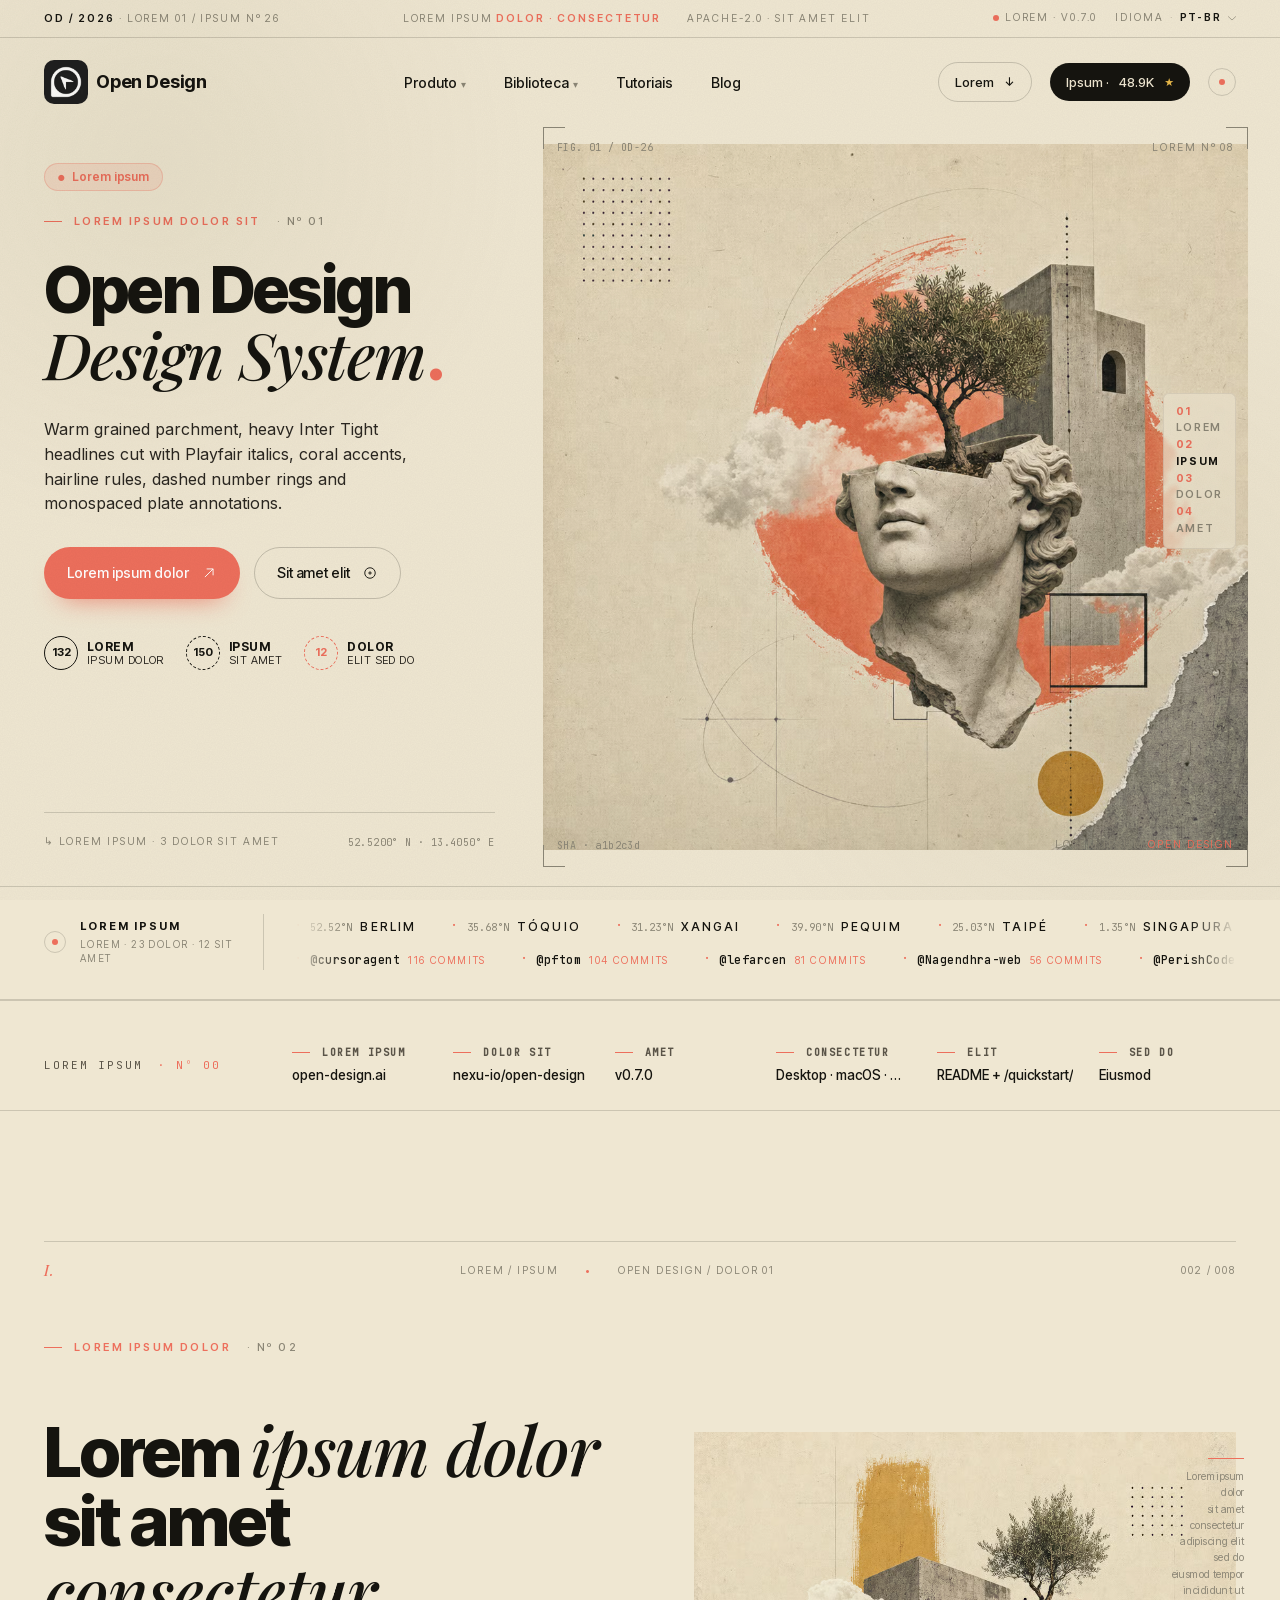
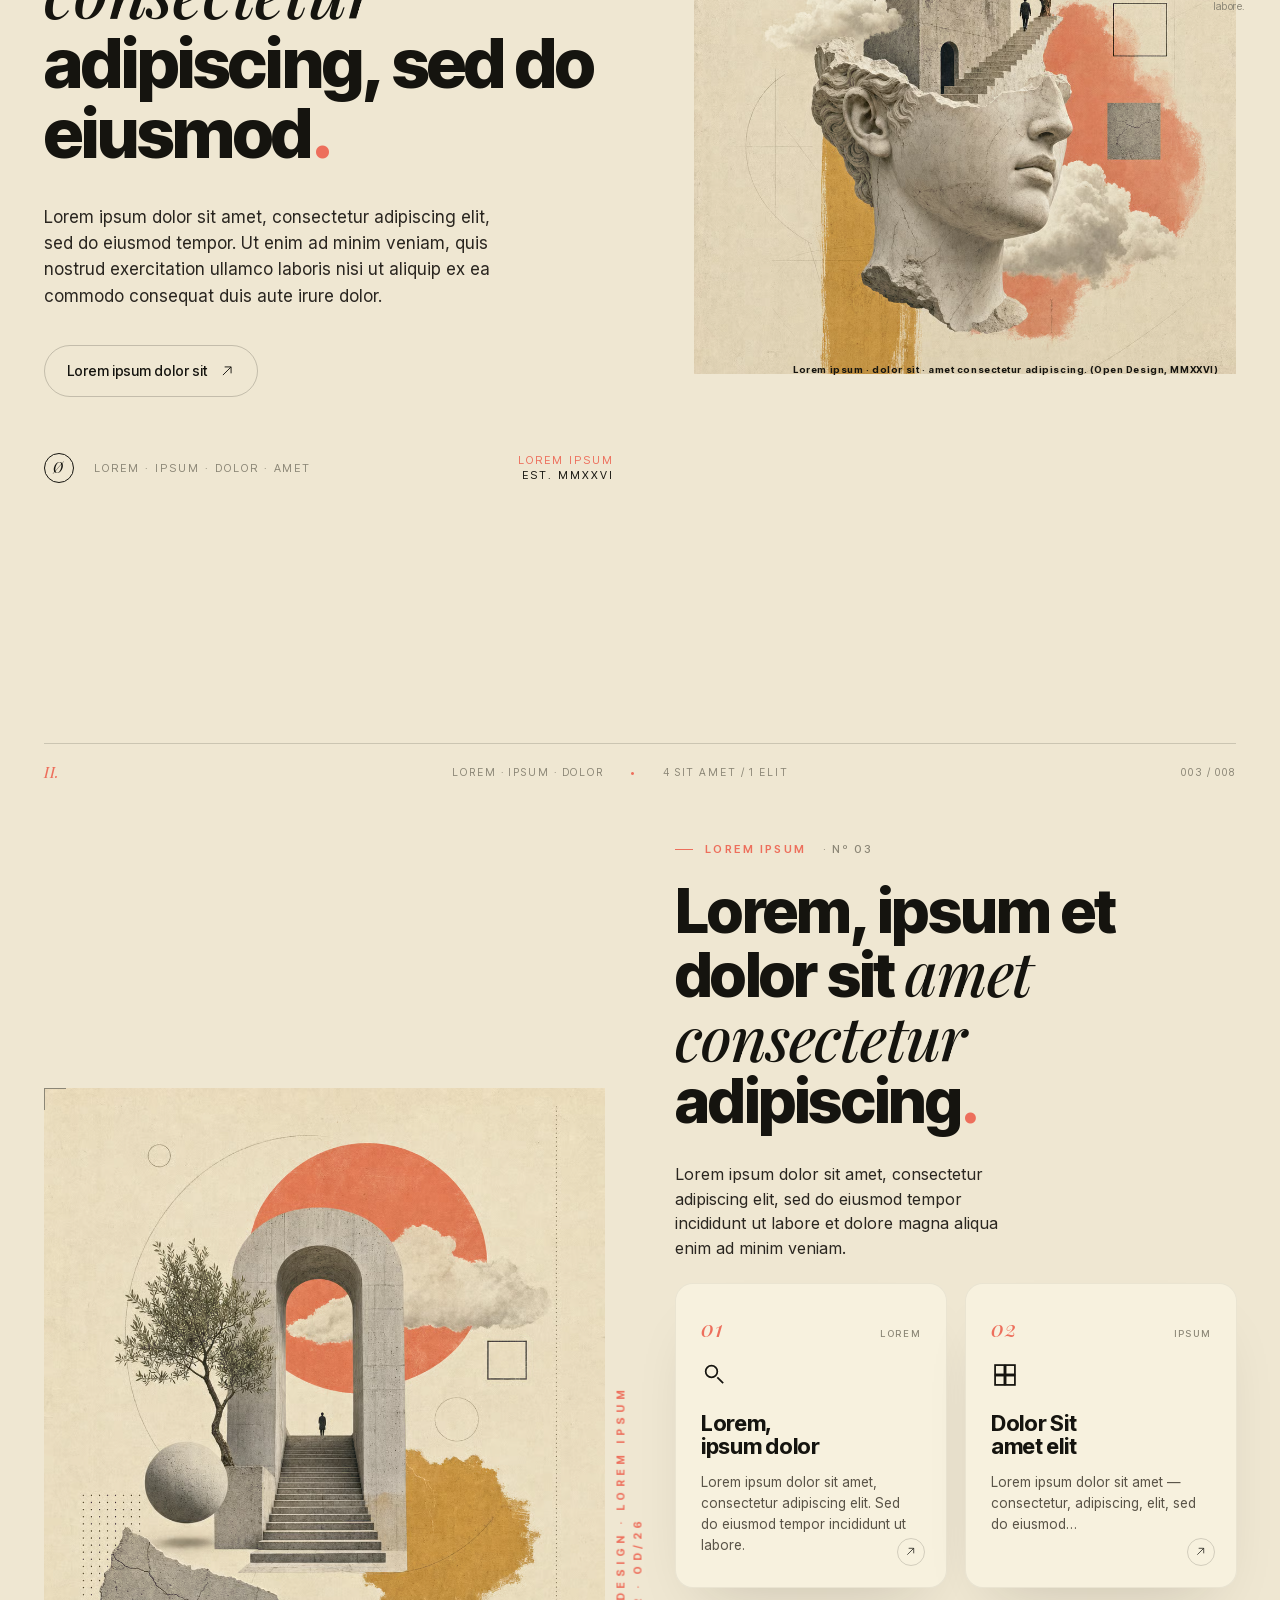
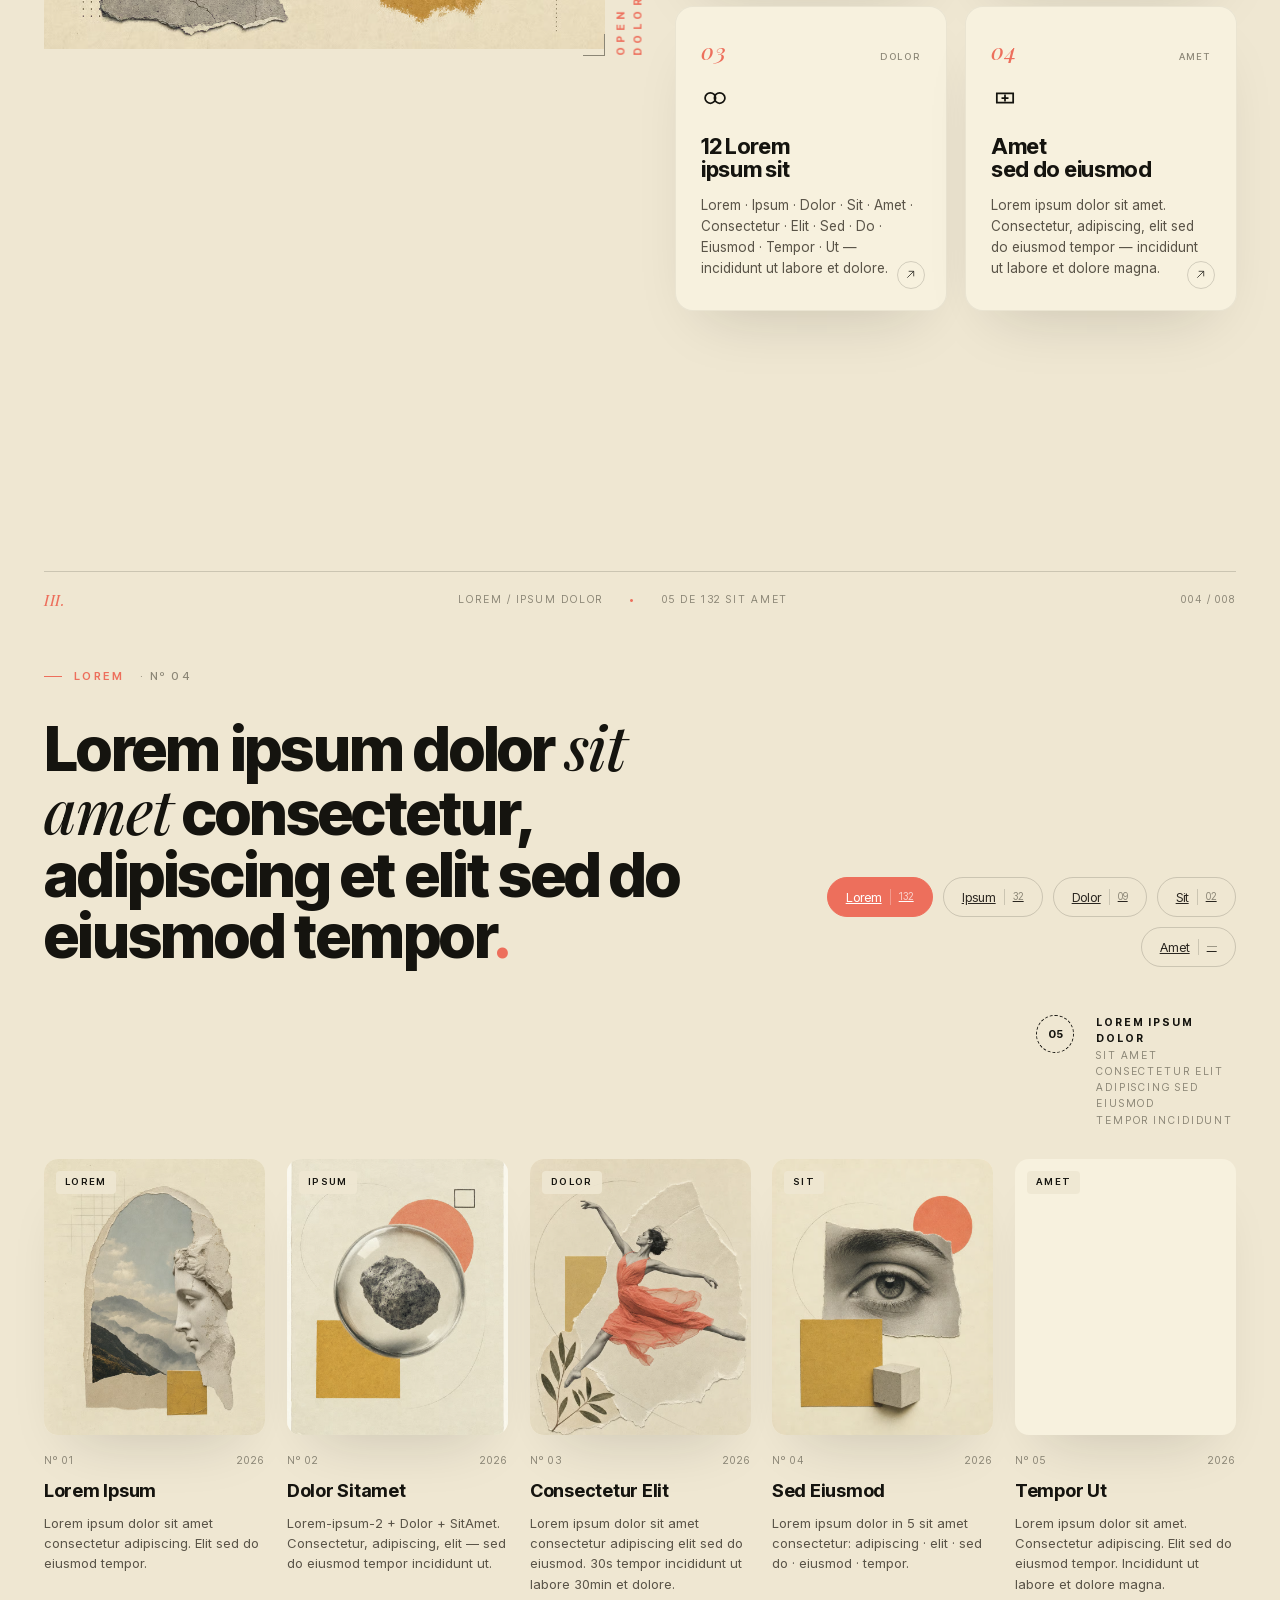
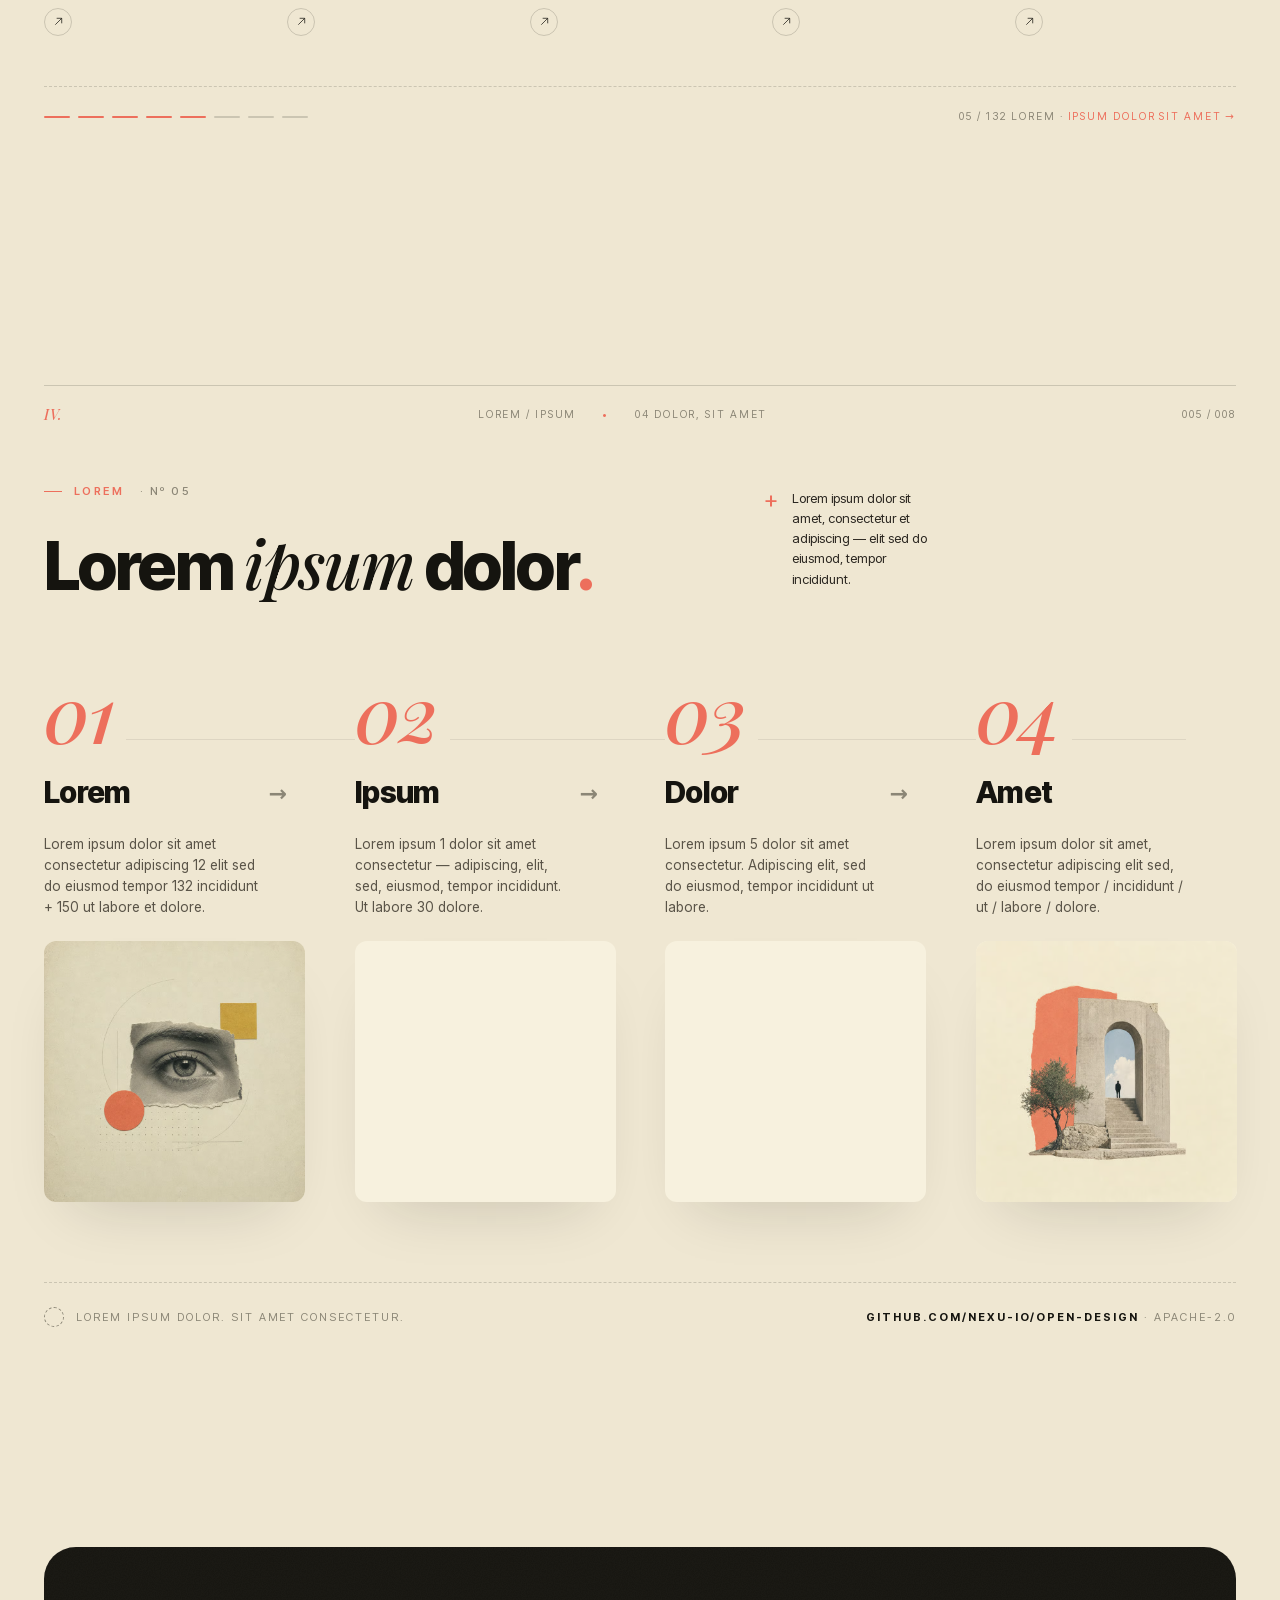
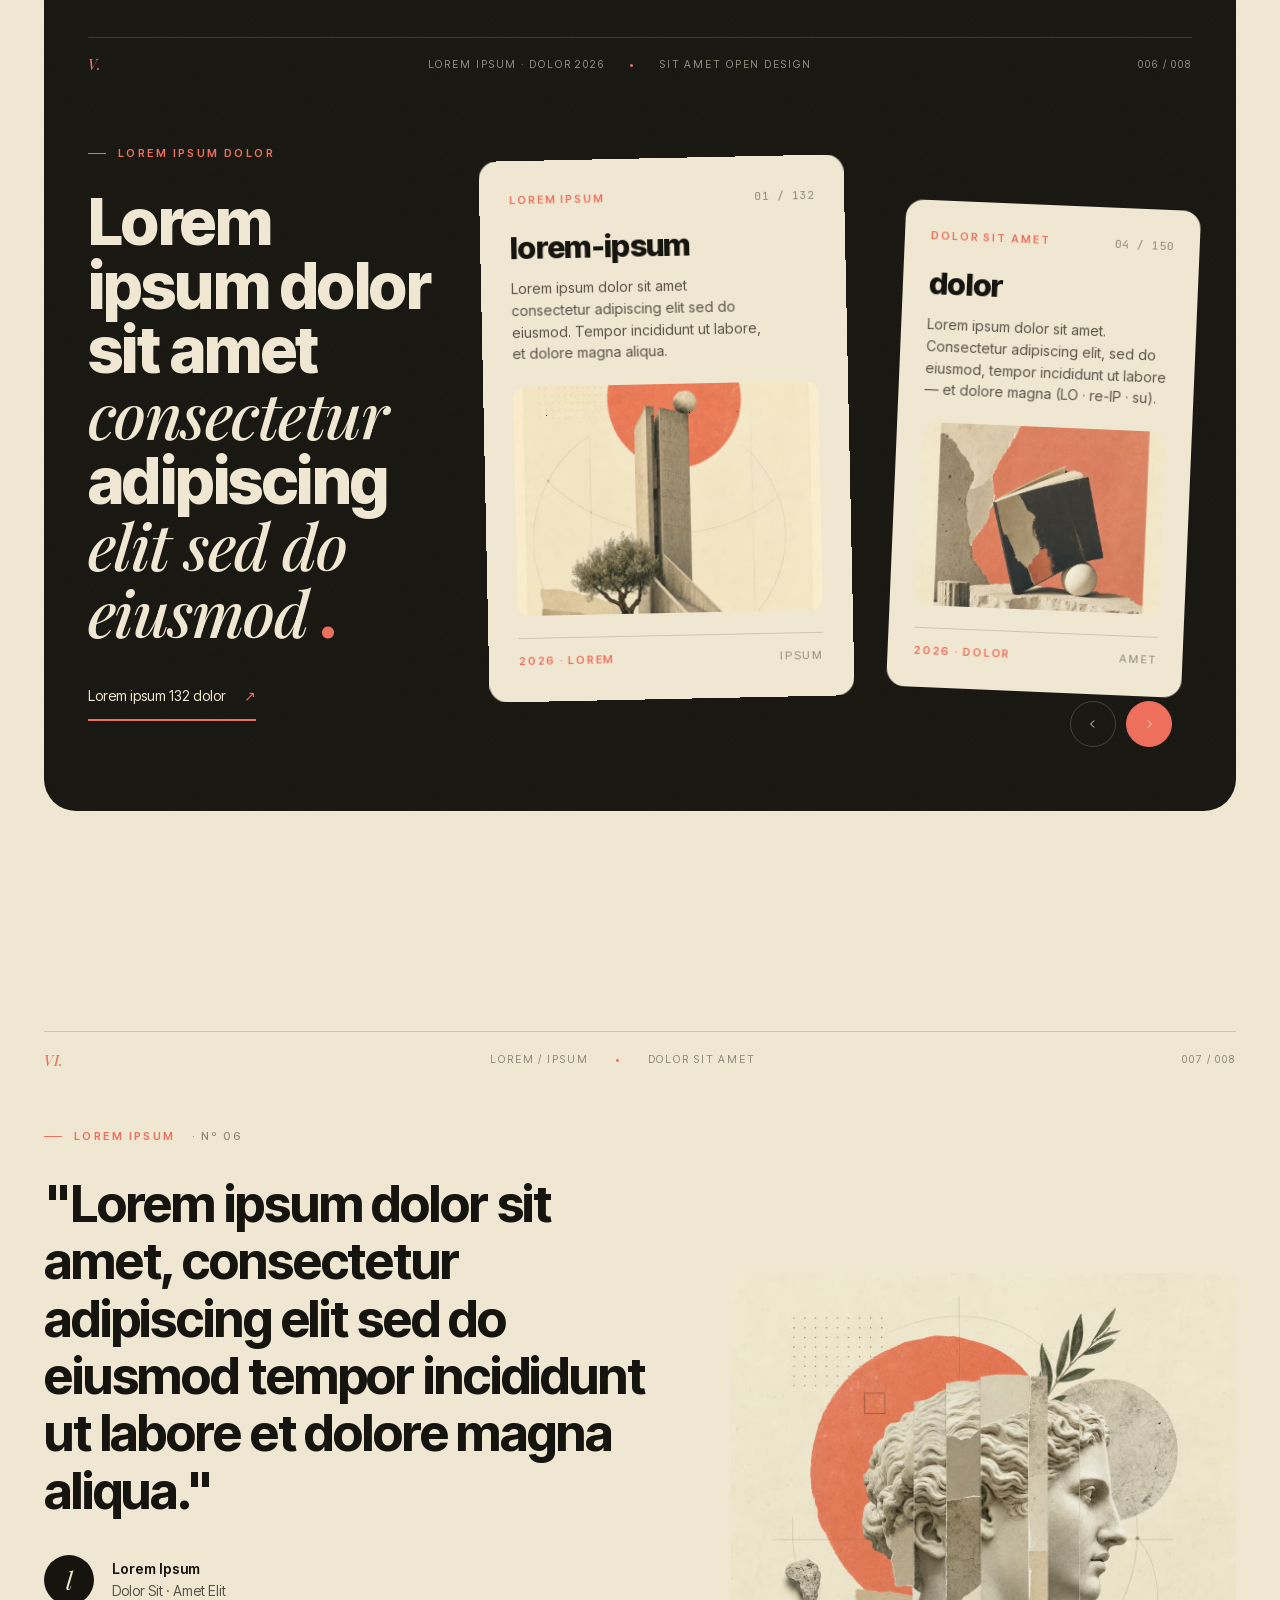
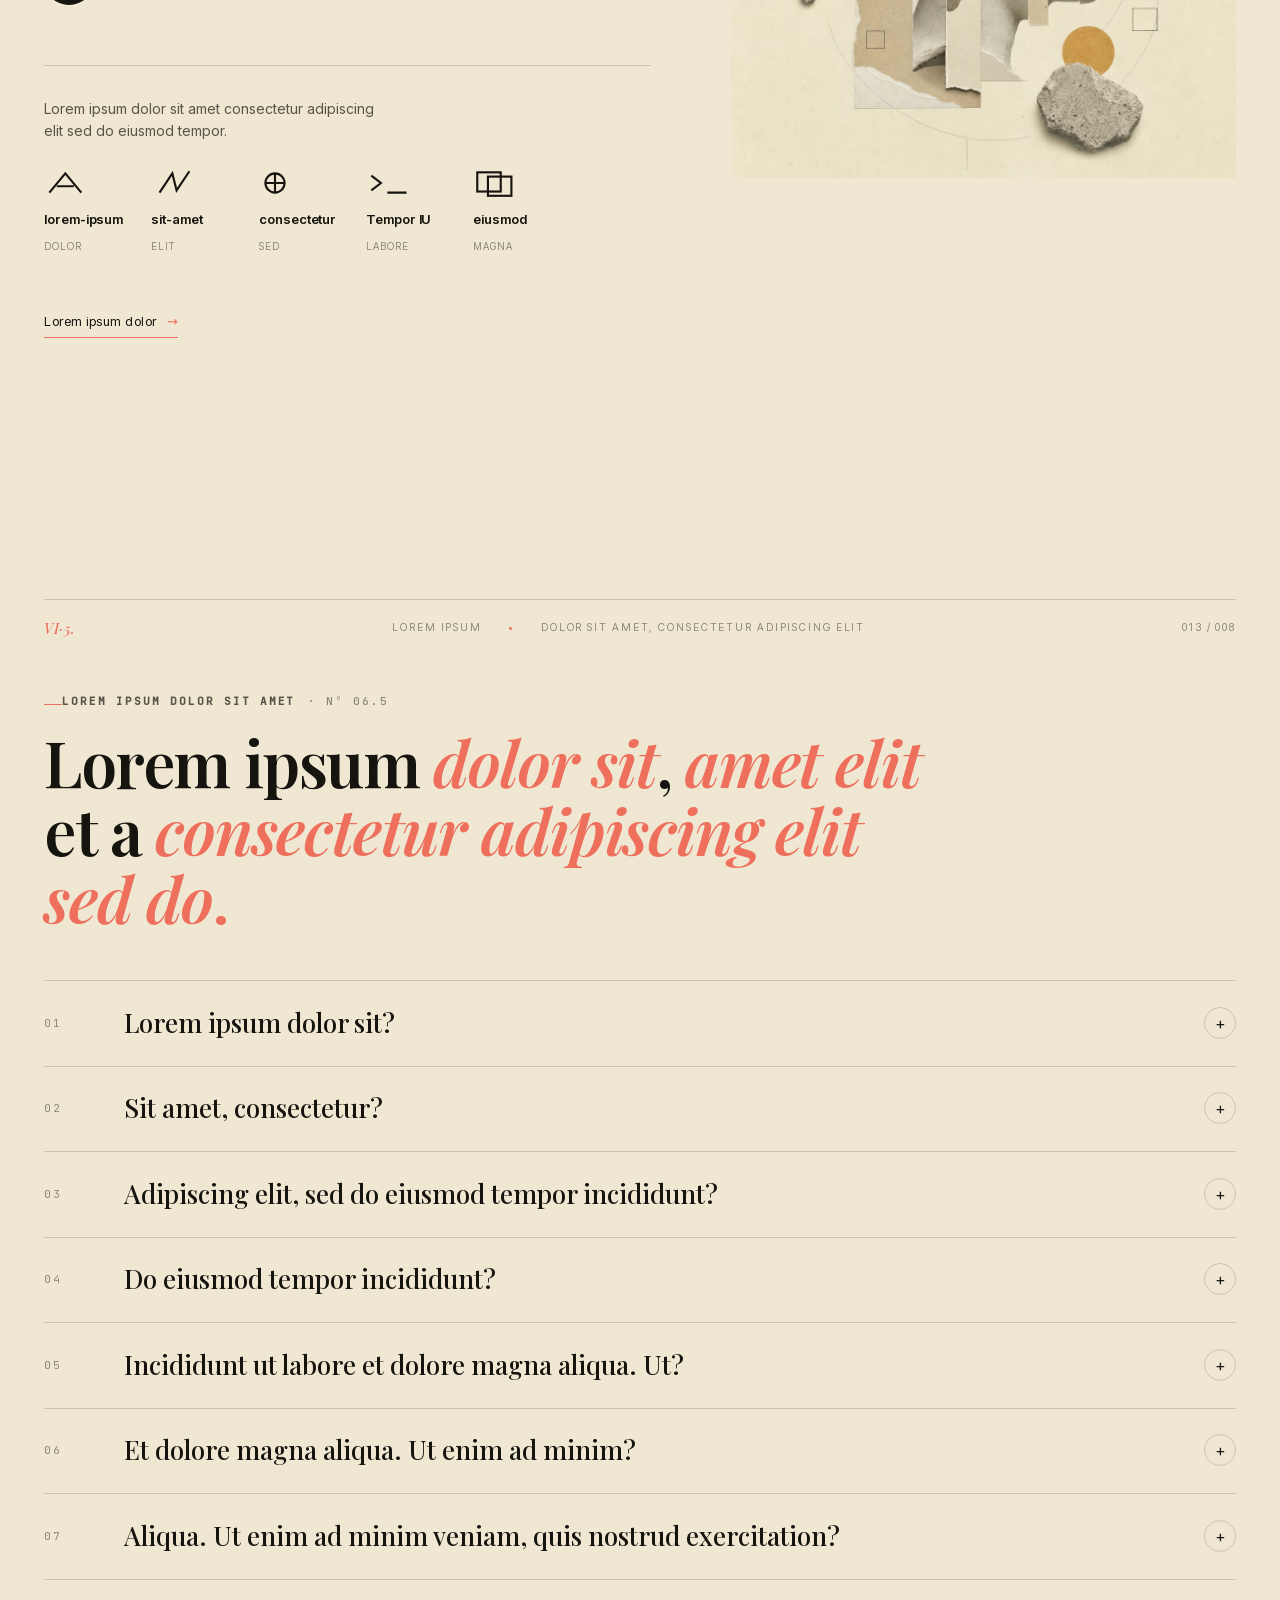
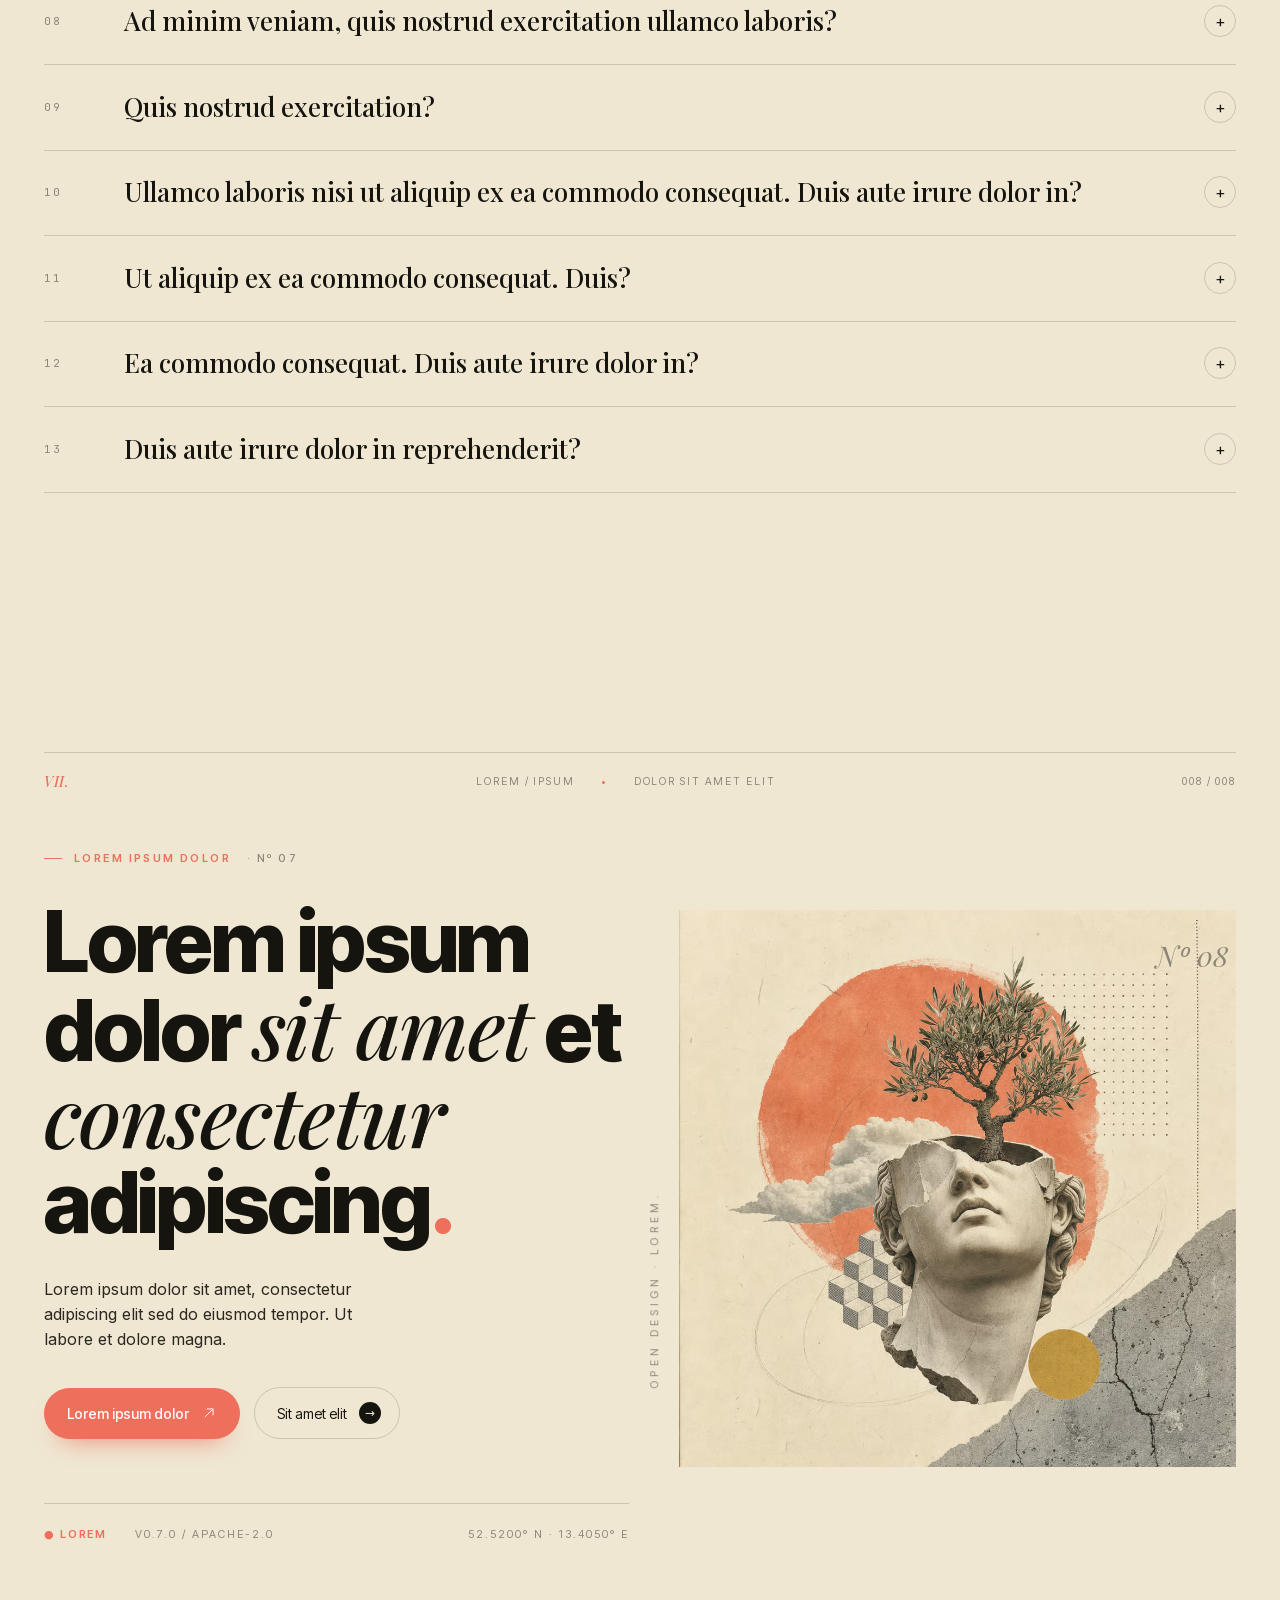
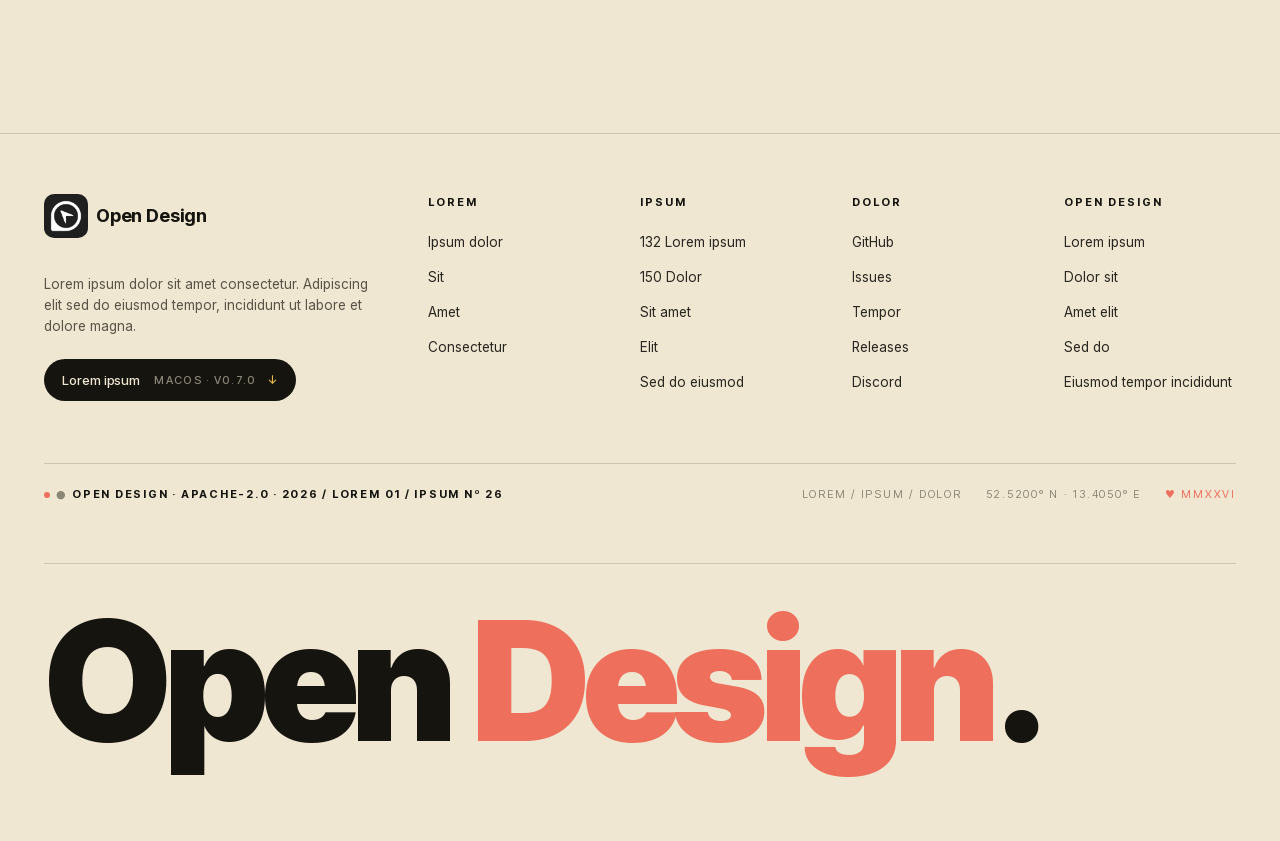
<file: designsystem/assets/overview/design-system.html>
<!DOCTYPE html>
<html dir="ltr" lang="pt-BR">
<head>
<meta charset="utf-8"/>
<meta content="width=device-width, initial-scale=1" name="viewport"/>
<meta content="#efe7d2" name="theme-color"/>
<title>Open Design Design System</title>
<meta content="Open Design Design System — Overview." name="description"/>

<!-- icons -->
<link href="assets/f23995f0a7bcfb55_favicon.ico" rel="icon" sizes="any" type="image/x-icon"/>
<link href="assets/22d66fe36a947d88_favicon-32x32.png" rel="icon" sizes="32x32" type="image/png"/>
<link href="assets/a0df411c3e3dafe1_favicon-16x16.png" rel="icon" sizes="16x16" type="image/png"/>
<link href="assets/6e7280eb37982056_apple-touch-icon.png" rel="apple-touch-icon" sizes="180x180"/>


<!-- fonts -->
<link href="https://fonts.googleapis.com" rel="preconnect"/>
<link href="https://fonts.gstatic.com" rel="preconnect"/>
<!-- @font-face declarations for Inter, Inter Tight, Playfair Display, JetBrains Mono -->
<link rel="stylesheet" href="assets/css/fonts.css"/>

<!-- css -->
<!-- full design system: tokens, layout, components, animations, responsive rules -->
<link rel="stylesheet" href="assets/css/styles.css"/>
<!-- ds: catalog embed. Inside ../../design-system.html the catalog draws this page's site chrome
     (topbar + nav) over the frame at the same place, so the page keeps the chrome's space but hides
     its own copy. The frame reports the chrome's headroom state (hidden on scroll down, back on
     scroll up), its scrollbar width, and readiness once the fonts are in. Links to the original
     site's other routes (root-relative hrefs) never navigate away from this single page. -->
<style>
html.ds-embed .site-chrome { visibility: hidden; }
</style>
<script>
(function () {
  document.addEventListener('click', function (e) {
    var a = e.target.closest && e.target.closest('a[href]');
    if (a && a.getAttribute('href').charAt(0) === '/') e.preventDefault();
  });
  if (window.parent === window) return;
  document.documentElement.classList.add('ds-embed');
  function post(m) { try { window.parent.postMessage(m, '*'); } catch (e) {} }
  function metrics() { post({ ds: 'metrics', sbw: window.innerWidth - document.documentElement.clientWidth }); }
  addEventListener('resize', metrics);
  document.addEventListener('DOMContentLoaded', function () {
    var chrome = document.querySelector('.site-chrome'), last = null;
    function report() {
      var h = chrome.classList.contains('is-hidden');
      if (h !== last) { last = h; post({ ds: 'chrome', hidden: h }); }
    }
    if (chrome) { new MutationObserver(report).observe(chrome, { attributes: true, attributeFilter: ['class'] }); report(); }
    metrics();
  });
  addEventListener('load', function () {
    metrics();
    var fonts = document.fonts && document.fonts.ready ? document.fonts.ready : Promise.resolve();
    fonts.then(function () { setTimeout(function () { metrics(); post({ ds: 'ready' }); }, 300); });
  });
  /* the catalog's logo returns to the top of the page */
  addEventListener('message', function (e) {
    if (e.source !== window.parent || !e.data || e.data.ds !== 'goto') return;
    window.scrollTo({ top: 0, behavior: 'smooth' });
  });
})();
</script>
</head>
<body>

<!-- side rails -->
<div class="side-rail right" data-od-id="rail-right"><span class="rail-text">Open Design — Lorem 01 · Ipsum Nº 26 · Apache-2.0</span></div>
<div class="side-rail left" data-od-id="rail-left"><span class="rail-text">Lorem · Ipsum · Dolor · Sit · Amet-elit</span></div>

<div class="shell">

<!-- topbar + nav -->
<div class="site-chrome" data-chrome-headroom="true">
<div class="topbar" data-od-id="topbar">
<div class="container topbar-inner">
<span><b>OD / 2026</b> · Lorem 01 / Ipsum Nº 26</span>
<span class="mid"><span>Lorem ipsum <b class="coral">Dolor · Consectetur</b></span><span>Apache-2.0 · Sit amet elit</span></span>
<span class="right">
<a class="topbar-link" href="https://github.com/nexu-io/open-design/releases" rel="noreferrer noopener" target="_blank"><span class="pulse"></span>Lorem · <span data-github-version="true">v0.7.0</span></a>
<details class="locale-switch" data-locale-switch="true">
<summary aria-label="Trocar idioma" class="locale-trigger"><span aria-hidden="true" class="locale-trigger-prefix">Idioma</span><span aria-hidden="true" class="locale-trigger-sep">·</span><span class="locale-trigger-code">PT-BR</span><svg aria-hidden="true" class="locale-trigger-caret" focusable="false" viewbox="0 0 8 5"><path d="M0.5 0.75 L4 4 L7.5 0.75" fill="none" stroke="currentColor" stroke-linecap="square" stroke-width="1"></path></svg></summary>
<div class="locale-menu" role="menu">
<a class="locale-menu-item" data-locale-bound="true" data-locale-code="en" data-locale-link="true" href="/" lang="en" role="menuitem"><span class="locale-menu-code">EN</span><span class="locale-menu-label">English</span></a>
<a class="locale-menu-item" data-locale-bound="true" data-locale-code="zh" data-locale-link="true" href="/zh/" lang="zh-CN" role="menuitem"><span class="locale-menu-code">ZH</span><span class="locale-menu-label">简体中文</span></a>
<a class="locale-menu-item" data-locale-bound="true" data-locale-code="zh-tw" data-locale-link="true" href="/zh-tw/" lang="zh-TW" role="menuitem"><span class="locale-menu-code">ZH-TW</span><span class="locale-menu-label">繁體中文</span></a>
<a class="locale-menu-item" data-locale-bound="true" data-locale-code="ja" data-locale-link="true" href="/ja/" lang="ja" role="menuitem"><span class="locale-menu-code">JA</span><span class="locale-menu-label">日本語</span></a>
<a class="locale-menu-item" data-locale-bound="true" data-locale-code="ko" data-locale-link="true" href="/ko/" lang="ko" role="menuitem"><span class="locale-menu-code">KO</span><span class="locale-menu-label">한국어</span></a>
<a class="locale-menu-item" data-locale-bound="true" data-locale-code="de" data-locale-link="true" href="/de/" lang="de" role="menuitem"><span class="locale-menu-code">DE</span><span class="locale-menu-label">Deutsch</span></a>
<a class="locale-menu-item" data-locale-bound="true" data-locale-code="fr" data-locale-link="true" href="/fr/" lang="fr" role="menuitem"><span class="locale-menu-code">FR</span><span class="locale-menu-label">Français</span></a>
<a class="locale-menu-item" data-locale-bound="true" data-locale-code="ru" data-locale-link="true" href="/ru/" lang="ru" role="menuitem"><span class="locale-menu-code">RU</span><span class="locale-menu-label">Русский</span></a>
<a class="locale-menu-item" data-locale-bound="true" data-locale-code="es" data-locale-link="true" href="/es/" lang="es" role="menuitem"><span class="locale-menu-code">ES</span><span class="locale-menu-label">Español</span></a>
<a aria-current="true" class="locale-menu-item is-active" data-locale-bound="true" data-locale-code="pt-br" data-locale-link="true" href="/pt-br/" lang="pt-BR" role="menuitem"><span class="locale-menu-code">PT-BR</span><span class="locale-menu-label">Português (BR)</span></a>
<a class="locale-menu-item" data-locale-bound="true" data-locale-code="it" data-locale-link="true" href="/it/" lang="it" role="menuitem"><span class="locale-menu-code">IT</span><span class="locale-menu-label">Italiano</span></a>
<a class="locale-menu-item" data-locale-bound="true" data-locale-code="vi" data-locale-link="true" href="/vi/" lang="vi" role="menuitem"><span class="locale-menu-code">VI</span><span class="locale-menu-label">Tiếng Việt</span></a>
<a class="locale-menu-item" data-locale-bound="true" data-locale-code="pl" data-locale-link="true" href="/pl/" lang="pl" role="menuitem"><span class="locale-menu-code">PL</span><span class="locale-menu-label">Polski</span></a>
<a class="locale-menu-item" data-locale-bound="true" data-locale-code="id" data-locale-link="true" href="/id/" lang="id" role="menuitem"><span class="locale-menu-code">ID</span><span class="locale-menu-label">Bahasa Indonesia</span></a>
<a class="locale-menu-item" data-locale-bound="true" data-locale-code="nl" data-locale-link="true" href="/nl/" lang="nl" role="menuitem"><span class="locale-menu-code">NL</span><span class="locale-menu-label">Nederlands</span></a>
<a class="locale-menu-item" data-locale-bound="true" data-locale-code="ar" data-locale-link="true" href="/ar/" lang="ar" role="menuitem"><span class="locale-menu-code">AR</span><span class="locale-menu-label">العربية</span></a>
<a class="locale-menu-item" data-locale-bound="true" data-locale-code="tr" data-locale-link="true" href="/tr/" lang="tr" role="menuitem"><span class="locale-menu-code">TR</span><span class="locale-menu-label">Türkçe</span></a>
<a class="locale-menu-item" data-locale-bound="true" data-locale-code="uk" data-locale-link="true" href="/uk/" lang="uk" role="menuitem"><span class="locale-menu-code">UK</span><span class="locale-menu-label">Українська</span></a>
</div>
</details>
</span>
</div>
</div>
<header class="nav" data-od-id="nav">
<div class="container nav-inner">
<a class="brand" href="#top"><span class="brand-mark"><img alt="" height="44" src="assets/f8ebdd6a7d3cf723_logo.webp" width="44"/></span><span class="brand-name">Open Design</span></a>
<button aria-controls="primary-nav" aria-expanded="false" aria-label="Alternar menu de navegação" class="nav-toggle" data-nav-toggle="true" type="button"><span aria-hidden="true" class="nav-toggle-icon"></span></button>
<nav data-nav-primary="true" id="primary-nav">
<ul class="nav-links">
<li class="has-dropdown">
<a aria-expanded="false" aria-haspopup="true" class="is-active" href="/">Produto<span aria-hidden="true" class="dropdown-caret">▾</span></a>
<ul class="nav-dropdown" role="menu">
<li role="none"><a class="is-active" href="/" role="menuitem"><span class="dropdown-name">Open Design</span><span class="dropdown-blurb">A superfície de design agêntica: skills, sistemas, templates.</span></a></li>
<li role="none"><a href="/html-anything/" role="menuitem"><span class="dropdown-name">HTML Anything</span><span class="dropdown-blurb">De Markdown / dados para HTML pronto para publicar, pelo seu agente local.</span></a></li>
</ul>
</li>
<li class="has-dropdown">
<a aria-expanded="false" aria-haspopup="true" href="/skills/">Biblioteca<span aria-hidden="true" class="dropdown-caret">▾</span></a>
<ul class="nav-dropdown" role="menu">
<li role="none"><a href="/skills/" role="menuitem"><span class="dropdown-name">Skills</span></a></li>
<li role="none"><a href="/systems/" role="menuitem"><span class="dropdown-name">Sistemas</span></a></li>
<li role="none"><a href="/templates/" role="menuitem"><span class="dropdown-name">Templates</span></a></li>
<li role="none"><a href="/craft/" role="menuitem"><span class="dropdown-name">Craft</span></a></li>
</ul>
</li>
<li><a href="/tutorials/">Tutoriais</a></li>
<li><a href="/blog/">Blog</a></li>
</ul>
</nav>
<div class="nav-side">
<a aria-label="Baixar o Open Design desktop" class="nav-cta ghost" href="https://github.com/nexu-io/open-design/releases" rel="noreferrer noopener" target="_blank" title="Baixe o app desktop">Lorem</a>
<a aria-label="Dar uma estrela ao Open Design no GitHub" class="nav-cta" href="https://github.com/nexu-io/open-design" rel="noreferrer noopener" target="_blank" title="Clique para nos dar uma estrela no GitHub">Ipsum · <span data-github-stars="true">48.9K</span></a>
<span aria-hidden="true" class="status-dot"></span>
</div>
</div>
</header>
</div>

<!-- hero -->
<section class="hero" data-od-id="hero" id="top">
<div class="container hero-grid">
<div class="hero-copy">
<a aria-label="Entre no Discord do Open Design" class="hero-discord-pill" data-reveal="true" data-revealed="true" href="https://discord.gg/9ptkbbqRu" rel="noreferrer noopener" target="_blank"><span aria-hidden="true">●</span>Lorem ipsum</a>
<span class="label" data-reveal="true" data-revealed="true">Lorem ipsum dolor sit <span class="ix">· Nº 01</span></span>
<h1 class="display" data-reveal="true" data-revealed="true">Open Design <em>Design System</em><span class="dot">.</span></h1>
<p class="lead" data-reveal="true" data-revealed="true">Warm grained parchment, heavy Inter Tight headlines cut with Playfair italics, coral accents, hairline rules, dashed number rings and monospaced plate annotations.</p>
<div class="hero-actions" data-reveal="true" data-revealed="true">
<a class="btn btn-primary" href="https://github.com/nexu-io/open-design" rel="noreferrer noopener" target="_blank">Lorem ipsum dolor<span class="arrow"><svg viewbox="0 0 24 24"><path d="M5 19L19 5M19 5H8M19 5v11"></path></svg></span></a>
<a class="btn btn-ghost" href="https://github.com/nexu-io/open-design/releases" rel="noreferrer noopener" target="_blank">Sit amet elit<span class="arrow"><svg viewbox="0 0 24 24"><circle cx="12" cy="12" r="9"></circle><path d="M9 12h6M12 9v6"></path></svg></span></a>
</div>
<div class="hero-stats" data-reveal="true" data-revealed="true">
<div class="stat"><span class="ring solid">132</span><span class="stat-label"><b>lorem</b>ipsum dolor</span></div>
<div class="stat"><span class="ring">150</span><span class="stat-label"><b>ipsum</b>sit amet</span></div>
<div class="stat"><span class="ring coral">12</span><span class="stat-label"><b>dolor</b>elit sed do</span></div>
</div>
<div class="hero-foot" data-reveal="true" data-revealed="true">
<span class="meta">↳  lorem ipsum · 3 dolor sit amet</span>
<span class="coord">52.5200° N · 13.4050° E</span>
</div>
</div>
<div class="hero-art" data-reveal="scale" data-revealed="true">
<span class="corner tl"></span><span class="corner tr"></span><span class="corner bl"></span><span class="corner br"></span>
<span class="annot annot-tl coord">FIG. 01 / OD-26</span>
<span class="annot annot-tr">Lorem Nº 08</span>
<span class="annot annot-bl coord">SHA · a1b2c3d</span>
<span class="annot annot-br">Lorem ipsum <span style="color:var(--coral)">Open Design</span></span>
<img alt="" decoding="async" fetchpriority="high" height="1600" sizes="(max-width: 768px) 100vw, 60vw" src="assets/cf032dce1702b835_hero.png" width="1280"/>
<div class="index">
<span><span class="n">01</span>Lorem</span>
<span class="on"><span class="n">02</span>Ipsum</span>
<span><span class="n">03</span>Dolor</span>
<span><span class="n">04</span>Amet</span>
</div>
</div>
</div>
</section>

<!-- wire -->
<section aria-label="Linha global — cidades e contribuidores" class="wire" data-od-id="wire">
<div class="container wire-inner">
<div class="wire-left">
<span aria-hidden="true" class="wire-mark"><span class="wire-pulse"></span></span>
<span class="wire-title"><b>Lorem ipsum</b><span>Lorem · 23 dolor · <span data-wire-contributors-count="true">12</span> sit amet</span></span>
</div>
<div class="wire-rows">
<div class="wire-row">
<div aria-hidden="true" class="marquee-track">
<span class="wire-item"><span class="wire-dot">·</span><span class="wire-coord">52.52°N</span><span class="wire-name">Berlim</span></span>
<span class="wire-item"><span class="wire-dot">·</span><span class="wire-coord">35.68°N</span><span class="wire-name">Tóquio</span></span>
<span class="wire-item"><span class="wire-dot">·</span><span class="wire-coord">31.23°N</span><span class="wire-name">Xangai</span></span>
<span class="wire-item"><span class="wire-dot">·</span><span class="wire-coord">39.90°N</span><span class="wire-name">Pequim</span></span>
<span class="wire-item"><span class="wire-dot">·</span><span class="wire-coord">25.03°N</span><span class="wire-name">Taipé</span></span>
<span class="wire-item"><span class="wire-dot">·</span><span class="wire-coord">1.35°N</span><span class="wire-name">Singapura</span></span>
<span class="wire-item"><span class="wire-dot">·</span><span class="wire-coord">12.97°N</span><span class="wire-name">Bangalore</span></span>
<span class="wire-item"><span class="wire-dot">·</span><span class="wire-coord">25.20°N</span><span class="wire-name">Dubai</span></span>
<span class="wire-item"><span class="wire-dot">·</span><span class="wire-coord">6.52°N</span><span class="wire-name">Lagos</span></span>
<span class="wire-item"><span class="wire-dot">·</span><span class="wire-coord">1.29°S</span><span class="wire-name">Nairóbi</span></span>
<span class="wire-item"><span class="wire-dot">·</span><span class="wire-coord">33.92°S</span><span class="wire-name">Cidade do Cabo</span></span>
<span class="wire-item"><span class="wire-dot">·</span><span class="wire-coord">38.72°N</span><span class="wire-name">Lisboa</span></span>
<span class="wire-item"><span class="wire-dot">·</span><span class="wire-coord">40.42°N</span><span class="wire-name">Madri</span></span>
<span class="wire-item"><span class="wire-dot">·</span><span class="wire-coord">48.86°N</span><span class="wire-name">Paris</span></span>
<span class="wire-item"><span class="wire-dot">·</span><span class="wire-coord">51.51°N</span><span class="wire-name">Londres</span></span>
<span class="wire-item"><span class="wire-dot">·</span><span class="wire-coord">52.37°N</span><span class="wire-name">Amsterdã</span></span>
<span class="wire-item"><span class="wire-dot">·</span><span class="wire-coord">59.33°N</span><span class="wire-name">Estocolmo</span></span>
<span class="wire-item"><span class="wire-dot">·</span><span class="wire-coord">43.65°N</span><span class="wire-name">Toronto</span></span>
<span class="wire-item"><span class="wire-dot">·</span><span class="wire-coord">40.71°N</span><span class="wire-name">Nova York</span></span>
<span class="wire-item"><span class="wire-dot">·</span><span class="wire-coord">37.77°N</span><span class="wire-name">São Francisco</span></span>
<span class="wire-item"><span class="wire-dot">·</span><span class="wire-coord">19.43°N</span><span class="wire-name">Cidade do México</span></span>
<span class="wire-item"><span class="wire-dot">·</span><span class="wire-coord">23.55°S</span><span class="wire-name">São Paulo</span></span>
<span class="wire-item"><span class="wire-dot">·</span><span class="wire-coord">33.87°S</span><span class="wire-name">Sydney</span></span>
<span class="wire-item"><span class="wire-dot">·</span><span class="wire-coord">52.52°N</span><span class="wire-name">Berlim</span></span>
<span class="wire-item"><span class="wire-dot">·</span><span class="wire-coord">35.68°N</span><span class="wire-name">Tóquio</span></span>
<span class="wire-item"><span class="wire-dot">·</span><span class="wire-coord">31.23°N</span><span class="wire-name">Xangai</span></span>
<span class="wire-item"><span class="wire-dot">·</span><span class="wire-coord">39.90°N</span><span class="wire-name">Pequim</span></span>
<span class="wire-item"><span class="wire-dot">·</span><span class="wire-coord">25.03°N</span><span class="wire-name">Taipé</span></span>
<span class="wire-item"><span class="wire-dot">·</span><span class="wire-coord">1.35°N</span><span class="wire-name">Singapura</span></span>
<span class="wire-item"><span class="wire-dot">·</span><span class="wire-coord">12.97°N</span><span class="wire-name">Bangalore</span></span>
<span class="wire-item"><span class="wire-dot">·</span><span class="wire-coord">25.20°N</span><span class="wire-name">Dubai</span></span>
<span class="wire-item"><span class="wire-dot">·</span><span class="wire-coord">6.52°N</span><span class="wire-name">Lagos</span></span>
<span class="wire-item"><span class="wire-dot">·</span><span class="wire-coord">1.29°S</span><span class="wire-name">Nairóbi</span></span>
<span class="wire-item"><span class="wire-dot">·</span><span class="wire-coord">33.92°S</span><span class="wire-name">Cidade do Cabo</span></span>
<span class="wire-item"><span class="wire-dot">·</span><span class="wire-coord">38.72°N</span><span class="wire-name">Lisboa</span></span>
<span class="wire-item"><span class="wire-dot">·</span><span class="wire-coord">40.42°N</span><span class="wire-name">Madri</span></span>
<span class="wire-item"><span class="wire-dot">·</span><span class="wire-coord">48.86°N</span><span class="wire-name">Paris</span></span>
<span class="wire-item"><span class="wire-dot">·</span><span class="wire-coord">51.51°N</span><span class="wire-name">Londres</span></span>
<span class="wire-item"><span class="wire-dot">·</span><span class="wire-coord">52.37°N</span><span class="wire-name">Amsterdã</span></span>
<span class="wire-item"><span class="wire-dot">·</span><span class="wire-coord">59.33°N</span><span class="wire-name">Estocolmo</span></span>
<span class="wire-item"><span class="wire-dot">·</span><span class="wire-coord">43.65°N</span><span class="wire-name">Toronto</span></span>
<span class="wire-item"><span class="wire-dot">·</span><span class="wire-coord">40.71°N</span><span class="wire-name">Nova York</span></span>
<span class="wire-item"><span class="wire-dot">·</span><span class="wire-coord">37.77°N</span><span class="wire-name">São Francisco</span></span>
<span class="wire-item"><span class="wire-dot">·</span><span class="wire-coord">19.43°N</span><span class="wire-name">Cidade do México</span></span>
<span class="wire-item"><span class="wire-dot">·</span><span class="wire-coord">23.55°S</span><span class="wire-name">São Paulo</span></span>
<span class="wire-item"><span class="wire-dot">·</span><span class="wire-coord">33.87°S</span><span class="wire-name">Sydney</span></span>
</div>
</div>
<div class="wire-row reverse">
<div class="marquee-track" data-wire-contributors-track="true">
<a aria-label="Open cursoragent on GitHub" class="wire-item is-link" data-live-wire-item="0" href="https://github.com/cursoragent" rel="noreferrer noopener" target="_blank"><span class="wire-dot">·</span><span class="wire-handle">@cursoragent</span><span class="wire-role">116 commits</span></a>
<a aria-label="Open pftom on GitHub" class="wire-item is-link" data-live-wire-item="1" href="https://github.com/pftom" rel="noreferrer noopener" target="_blank"><span class="wire-dot">·</span><span class="wire-handle">@pftom</span><span class="wire-role">104 commits</span></a>
<a aria-label="Open lefarcen on GitHub" class="wire-item is-link" data-live-wire-item="2" href="https://github.com/lefarcen" rel="noreferrer noopener" target="_blank"><span class="wire-dot">·</span><span class="wire-handle">@lefarcen</span><span class="wire-role">81 commits</span></a>
<a aria-label="Open Nagendhra-web on GitHub" class="wire-item is-link" data-live-wire-item="3" href="https://github.com/Nagendhra-web" rel="noreferrer noopener" target="_blank"><span class="wire-dot">·</span><span class="wire-handle">@Nagendhra-web</span><span class="wire-role">56 commits</span></a>
<a aria-label="Open PerishCode on GitHub" class="wire-item is-link" data-live-wire-item="4" href="https://github.com/PerishCode" rel="noreferrer noopener" target="_blank"><span class="wire-dot">·</span><span class="wire-handle">@PerishCode</span><span class="wire-role">49 commits</span></a>
<a aria-label="Open Sid-Qin on GitHub" class="wire-item is-link" data-live-wire-item="5" href="https://github.com/Sid-Qin" rel="noreferrer noopener" target="_blank"><span class="wire-dot">·</span><span class="wire-handle">@Sid-Qin</span><span class="wire-role">38 commits</span></a>
<a aria-label="Open mrcfps on GitHub" class="wire-item is-link" data-live-wire-item="6" href="https://github.com/mrcfps" rel="noreferrer noopener" target="_blank"><span class="wire-dot">·</span><span class="wire-handle">@mrcfps</span><span class="wire-role">36 commits</span></a>
<a aria-label="Open bulai0408 on GitHub" class="wire-item is-link" data-live-wire-item="7" href="https://github.com/bulai0408" rel="noreferrer noopener" target="_blank"><span class="wire-dot">·</span><span class="wire-handle">@bulai0408</span><span class="wire-role">31 commits</span></a>
<a aria-label="Open nettee on GitHub" class="wire-item is-link" data-live-wire-item="8" href="https://github.com/nettee" rel="noreferrer noopener" target="_blank"><span class="wire-dot">·</span><span class="wire-handle">@nettee</span><span class="wire-role">30 commits</span></a>
<a aria-label="Open xxiaoxiong on GitHub" class="wire-item is-link" data-live-wire-item="9" href="https://github.com/xxiaoxiong" rel="noreferrer noopener" target="_blank"><span class="wire-dot">·</span><span class="wire-handle">@xxiaoxiong</span><span class="wire-role">29 commits</span></a>
<a aria-label="Open YUHAO-corn on GitHub" class="wire-item is-link" data-live-wire-item="10" href="https://github.com/YUHAO-corn" rel="noreferrer noopener" target="_blank"><span class="wire-dot">·</span><span class="wire-handle">@YUHAO-corn</span><span class="wire-role">26 commits</span></a>
<a aria-label="Open alchemistklk on GitHub" class="wire-item is-link" data-live-wire-item="11" href="https://github.com/alchemistklk" rel="noreferrer noopener" target="_blank"><span class="wire-dot">·</span><span class="wire-handle">@alchemistklk</span><span class="wire-role">25 commits</span></a>
<a aria-label="Open you on GitHub" class="wire-item is-link" data-live-wire-item="12" href="https://github.com/nexu-io/open-design/graphs/contributors" rel="noreferrer noopener" target="_blank"><span class="wire-dot">·</span><span class="wire-handle">@lorem</span><span class="wire-role">ipsum dolor</span></a>
<a aria-label="Open cursoragent on GitHub" class="wire-item is-link" data-live-wire-item="13" href="https://github.com/cursoragent" rel="noreferrer noopener" target="_blank"><span class="wire-dot">·</span><span class="wire-handle">@cursoragent</span><span class="wire-role">116 commits</span></a>
<a aria-label="Open pftom on GitHub" class="wire-item is-link" data-live-wire-item="14" href="https://github.com/pftom" rel="noreferrer noopener" target="_blank"><span class="wire-dot">·</span><span class="wire-handle">@pftom</span><span class="wire-role">104 commits</span></a>
<a aria-label="Open lefarcen on GitHub" class="wire-item is-link" data-live-wire-item="15" href="https://github.com/lefarcen" rel="noreferrer noopener" target="_blank"><span class="wire-dot">·</span><span class="wire-handle">@lefarcen</span><span class="wire-role">81 commits</span></a>
<a aria-label="Open Nagendhra-web on GitHub" class="wire-item is-link" data-live-wire-item="16" href="https://github.com/Nagendhra-web" rel="noreferrer noopener" target="_blank"><span class="wire-dot">·</span><span class="wire-handle">@Nagendhra-web</span><span class="wire-role">56 commits</span></a>
<a aria-label="Open PerishCode on GitHub" class="wire-item is-link" data-live-wire-item="17" href="https://github.com/PerishCode" rel="noreferrer noopener" target="_blank"><span class="wire-dot">·</span><span class="wire-handle">@PerishCode</span><span class="wire-role">49 commits</span></a>
<a aria-label="Open Sid-Qin on GitHub" class="wire-item is-link" data-live-wire-item="18" href="https://github.com/Sid-Qin" rel="noreferrer noopener" target="_blank"><span class="wire-dot">·</span><span class="wire-handle">@Sid-Qin</span><span class="wire-role">38 commits</span></a>
<a aria-label="Open mrcfps on GitHub" class="wire-item is-link" data-live-wire-item="19" href="https://github.com/mrcfps" rel="noreferrer noopener" target="_blank"><span class="wire-dot">·</span><span class="wire-handle">@mrcfps</span><span class="wire-role">36 commits</span></a>
<a aria-label="Open bulai0408 on GitHub" class="wire-item is-link" data-live-wire-item="20" href="https://github.com/bulai0408" rel="noreferrer noopener" target="_blank"><span class="wire-dot">·</span><span class="wire-handle">@bulai0408</span><span class="wire-role">31 commits</span></a>
<a aria-label="Open nettee on GitHub" class="wire-item is-link" data-live-wire-item="21" href="https://github.com/nettee" rel="noreferrer noopener" target="_blank"><span class="wire-dot">·</span><span class="wire-handle">@nettee</span><span class="wire-role">30 commits</span></a>
<a aria-label="Open xxiaoxiong on GitHub" class="wire-item is-link" data-live-wire-item="22" href="https://github.com/xxiaoxiong" rel="noreferrer noopener" target="_blank"><span class="wire-dot">·</span><span class="wire-handle">@xxiaoxiong</span><span class="wire-role">29 commits</span></a>
<a aria-label="Open YUHAO-corn on GitHub" class="wire-item is-link" data-live-wire-item="23" href="https://github.com/YUHAO-corn" rel="noreferrer noopener" target="_blank"><span class="wire-dot">·</span><span class="wire-handle">@YUHAO-corn</span><span class="wire-role">26 commits</span></a>
<a aria-label="Open alchemistklk on GitHub" class="wire-item is-link" data-live-wire-item="24" href="https://github.com/alchemistklk" rel="noreferrer noopener" target="_blank"><span class="wire-dot">·</span><span class="wire-handle">@alchemistklk</span><span class="wire-role">25 commits</span></a>
<a aria-label="Open you on GitHub" class="wire-item is-link" data-live-wire-item="25" href="https://github.com/nexu-io/open-design/graphs/contributors" rel="noreferrer noopener" target="_blank"><span class="wire-dot">·</span><span class="wire-handle">@lorem</span><span class="wire-role">ipsum dolor</span></a>
</div>
</div>
</div>
</div>
</section>

<!-- official-strip -->
<section aria-label="Fontes oficiais do Open Design" class="official-strip" data-od-id="official-strip">
<div class="container">
<div class="official-strip-inner" data-reveal="true" data-revealed="true">
<span class="official-strip-label">Lorem ipsum <span class="ix">· Nº 00</span></span>
<ul class="official-strip-list">
<li><a href="/official/"><span class="label">Lorem ipsum</span><span class="value">open-design.ai</span></a></li>
<li><a href="https://github.com/nexu-io/open-design" rel="noreferrer noopener" target="_blank"><span class="label">Dolor sit</span><span class="value">nexu-io/open-design</span></a></li>
<li><a href="https://github.com/nexu-io/open-design/releases" rel="noreferrer noopener" target="_blank"><span class="label">Amet</span><span class="value" data-github-version="true">v0.7.0</span></a></li>
<li><a href="https://github.com/nexu-io/open-design/releases" rel="noreferrer noopener" target="_blank"><span class="label">Consectetur</span><span class="value">Desktop · macOS · Win · Linux</span></a></li>
<li><a href="https://github.com/nexu-io/open-design#readme" rel="noreferrer noopener" target="_blank"><span class="label">Elit</span><span class="value">README + /quickstart/</span></a></li>
<li><a href="https://discord.gg/9ptkbbqRu" rel="noreferrer noopener" target="_blank"><span class="label">Sed do</span><span class="value">Eiusmod</span></a></li>
</ul>
</div>
</div>
</section>

<!-- about -->
<section class="about" data-od-id="about">
<div class="container">
<div class="sec-rule">
<span class="roman">I.</span>
<span class="meta-grp"><span>Lorem / Ipsum</span><span class="dot-mark">•</span><span>Open Design / Dolor 01</span></span>
<span>002 / 008</span>
</div>
<div class="about-grid">
<div class="about-copy" data-reveal="true" data-revealed="true">
<span class="label">Lorem ipsum dolor <span class="ix">· Nº 02</span></span>
<h2 class="display">Lorem <em>ipsum dolor</em> sit amet <em>consectetur</em> adipiscing, sed do eiusmod<span class="dot">.</span></h2>
<p class="lead">Lorem ipsum dolor sit amet, consectetur adipiscing elit, sed do eiusmod tempor. Ut enim ad minim veniam, quis nostrud exercitation ullamco laboris nisi ut aliquip ex ea commodo consequat duis aute irure dolor.</p>
<a class="btn btn-ghost" href="https://github.com/nexu-io/open-design/tree/main/apps/daemon" rel="noreferrer noopener" target="_blank">Lorem ipsum dolor sit<span class="arrow"><svg viewbox="0 0 24 24"><path d="M5 19L19 5M19 5H8M19 5v11"></path></svg></span></a>
<div class="footer-row">
<span class="mark">Ø</span>
<span>Lorem · Ipsum · Dolor · Amet</span>
<span class="stamp"><span>Lorem ipsum</span><span style="color:var(--ink)">Est. MMXXVI</span></span>
</div>
</div>
<div class="about-art" data-reveal="right" data-revealed="true">
<img alt="" decoding="async" src="assets/f814cb21154fc2af_about.png"/>
<div class="about-side-note">
<b></b>
<span>Lorem ipsum dolor<br/></span>
<span>sit amet consectetur<br/></span>
<span>adipiscing elit sed do<br/></span>
<span>eiusmod tempor<br/></span>
<span>incididunt ut labore.<br/></span>
</div>
<div class="about-caption"><b>Lorem ipsum · dolor sit · amet consectetur adipiscing. (Open Design, MMXXVI)</b></div>
</div>
</div>
</div>
</section>

<!-- capabilities -->
<section class="capabilities" data-od-id="capabilities" id="agents">
<div class="container">
<div class="sec-rule">
<span class="roman">II.</span>
<span class="meta-grp"><span>Lorem · Ipsum · Dolor</span><span class="dot-mark">•</span><span>4 sit amet / 1 elit</span></span>
<span>003 / 008</span>
</div>
<div class="capabilities-grid">
<div class="capabilities-art" data-reveal="left" data-revealed="true">
<span class="corner tl"></span><span class="corner br"></span>
<img alt="" decoding="async" src="assets/4796a103bd847730_capabilities.png"/>
<div class="ribbon"><b>OPEN DESIGN · LOREM IPSUM DOLOR · OD/26</b></div>
</div>
<div class="capabilities-copy" data-reveal="true" data-revealed="true">
<span class="label">Lorem ipsum <span class="ix">· Nº 03</span></span>
<h2 class="display">Lorem, ipsum et dolor sit <em>amet consectetur</em> adipiscing<span class="dot">.</span></h2>
<p class="lead">Lorem ipsum dolor sit amet, consectetur adipiscing elit, sed do eiusmod tempor incididunt ut labore et dolore magna aliqua enim ad minim veniam.</p>
<div class="cards">
<div class="card" data-reveal="true" data-revealed="true">
<div class="num">01<span class="tag">Lorem</span></div>
<svg class="icon" fill="none" stroke="currentColor" stroke-width="1.5" viewbox="0 0 24 24"><circle cx="9" cy="9" r="5"></circle><path d="M14 14l5 5"></path></svg>
<h3><span>Lorem,</span><span><br/>ipsum dolor</span></h3>
<p>Lorem ipsum dolor sit amet, consectetur adipiscing elit. Sed do eiusmod tempor incididunt ut labore.</p>
<a aria-label="Ver todas as skills no GitHub" class="arrow-mark" href="https://github.com/nexu-io/open-design/tree/main/skills" rel="noreferrer noopener" target="_blank"><svg viewbox="0 0 24 24"><path d="M5 19L19 5M19 5H8M19 5v11"></path></svg></a>
</div>
<div class="card" data-reveal="true" data-revealed="true">
<div class="num">02<span class="tag">Ipsum</span></div>
<svg class="icon" fill="none" stroke="currentColor" stroke-width="1.5" viewbox="0 0 24 24"><rect height="8" width="8" x="3.5" y="3.5"></rect><rect height="8" width="8" x="12.5" y="3.5"></rect><rect height="8" width="8" x="3.5" y="12.5"></rect><rect height="8" width="8" x="12.5" y="12.5"></rect></svg>
<h3><span>Dolor Sit</span><span><br/>amet elit</span></h3>
<p>Lorem ipsum dolor sit amet — consectetur, adipiscing, elit, sed do eiusmod…</p>
<a aria-label="Ver todos os design systems no GitHub" class="arrow-mark" href="https://github.com/nexu-io/open-design/tree/main/design-systems" rel="noreferrer noopener" target="_blank"><svg viewbox="0 0 24 24"><path d="M5 19L19 5M19 5H8M19 5v11"></path></svg></a>
</div>
<div class="card" data-reveal="true" data-revealed="true">
<div class="num">03<span class="tag">Dolor</span></div>
<svg class="icon" fill="none" stroke="currentColor" stroke-width="1.5" viewbox="0 0 24 24"><circle cx="8" cy="12" r="4.5"></circle><circle cx="16" cy="12" r="4.5"></circle></svg>
<h3><span>12 Lorem</span><span><br/>ipsum sit</span></h3>
<p>Lorem · Ipsum · Dolor · Sit · Amet · Consectetur · Elit · Sed · Do · Eiusmod · Tempor · Ut — incididunt ut labore et dolore.</p>
<a aria-label="Ver o código-fonte dos adaptadores de agente no GitHub" class="arrow-mark" href="https://github.com/nexu-io/open-design/tree/main/apps/daemon" rel="noreferrer noopener" target="_blank"><svg viewbox="0 0 24 24"><path d="M5 19L19 5M19 5H8M19 5v11"></path></svg></a>
</div>
<div class="card" data-reveal="true" data-revealed="true">
<div class="num">04<span class="tag">Amet</span></div>
<svg class="icon" fill="none" stroke="currentColor" stroke-width="1.5" viewbox="0 0 24 24"><path d="M5 8h14v8H5z"></path><path d="M9 12h6M12 9v6"></path></svg>
<h3><span>Amet</span><span><br/>sed do eiusmod</span></h3>
<p>Lorem ipsum dolor sit amet. Consectetur, adipiscing, elit sed do eiusmod tempor — incididunt ut labore et dolore magna.</p>
<a aria-label="Veja a configuração BYOK no GitHub" class="arrow-mark" href="https://github.com/nexu-io/open-design" rel="noreferrer noopener" target="_blank"><svg viewbox="0 0 24 24"><path d="M5 19L19 5M19 5H8M19 5v11"></path></svg></a>
</div>
</div>
</div>
</div>
</div>
</section>

<!-- labs -->
<section class="labs" data-od-id="labs" id="labs">
<div class="container">
<div class="sec-rule">
<span class="roman">III.</span>
<span class="meta-grp"><span>Lorem / Ipsum Dolor</span><span class="dot-mark">•</span><span>05 de 132 sit amet</span></span>
<span>004 / 008</span>
</div>
<div class="labs-head">
<div data-reveal="true" data-revealed="true">
<span class="label">Lorem <span class="ix">· Nº 04</span></span>
<h2 class="display" style="margin-top:30px">Lorem ipsum dolor <em>sit amet</em> consectetur, adipiscing et elit sed do eiusmod tempor<span class="dot">.</span></h2>
</div>
<div class="pills" data-reveal="right" data-revealed="true">
<a class="pill active" href="/skills/">Lorem<span class="count">132</span></a>
<a class="pill" href="/skills/mode/prototype/">Ipsum<span class="count">32</span></a>
<a class="pill" href="/skills/mode/deck/">Dolor<span class="count">09</span></a>
<a class="pill" href="/skills/">Sit<span class="count">02</span></a>
<a class="pill" href="/skills/">Amet<span class="count">—</span></a>
</div>
</div>
<div class="labs-meta">
<span class="ring">05</span>
<div class="meta-text">
<b>Lorem ipsum dolor</b>
<span>sit amet consectetur elit</span>
<span><br/>adipiscing sed eiusmod</span>
<span><br/>tempor incididunt</span>
</div>
</div>
<div class="labs-grid">
<div class="lab" data-reveal="true" data-revealed="true">
<div class="lab-img"><span class="badge">Lorem</span><img alt="" decoding="async" src="assets/745f5b708f515637_lab-1.png"/></div>
<div class="num-row"><span>Nº 01</span><span>2026</span></div>
<h4>Lorem Ipsum</h4>
<p>Lorem ipsum dolor sit amet consectetur adipiscing. Elit sed do eiusmod tempor.</p>
<a aria-label="Abrir Magazine Decks no GitHub" class="arrow-mark" href="https://github.com/nexu-io/open-design/tree/main/skills/guizang-ppt" rel="noreferrer noopener" target="_blank"><svg viewbox="0 0 24 24"><path d="M5 19L19 5M19 5H8M19 5v11"></path></svg></a>
</div>
<div class="lab" data-reveal="true" data-revealed="true">
<div class="lab-img"><span class="badge">Ipsum</span><img alt="" decoding="async" src="assets/85f8361a7144c817_lab-2.png"/></div>
<div class="num-row"><span>Nº 02</span><span>2026</span></div>
<h4>Dolor Sitamet</h4>
<p>Lorem-ipsum-2 + Dolor + SitAmet. Consectetur, adipiscing, elit — sed do eiusmod tempor incididunt ut.</p>
<a aria-label="Abrir Synthetic Matter no GitHub" class="arrow-mark" href="https://github.com/nexu-io/open-design/tree/main/skills/hyperframes" rel="noreferrer noopener" target="_blank"><svg viewbox="0 0 24 24"><path d="M5 19L19 5M19 5H8M19 5v11"></path></svg></a>
</div>
<div class="lab" data-reveal="true" data-revealed="true">
<div class="lab-img"><span class="badge">Dolor</span><img alt="" decoding="async" src="assets/05f0caef01f44082_lab-3.png"/></div>
<div class="num-row"><span>Nº 03</span><span>2026</span></div>
<h4>Consectetur Elit</h4>
<p>Lorem ipsum dolor sit amet consectetur adipiscing elit sed do eiusmod. 30s tempor incididunt ut labore 30min et dolore.</p>
<a aria-label="Abrir Prompt Choreography no GitHub" class="arrow-mark" href="https://github.com/nexu-io/open-design/tree/main/skills/design-brief" rel="noreferrer noopener" target="_blank"><svg viewbox="0 0 24 24"><path d="M5 19L19 5M19 5H8M19 5v11"></path></svg></a>
</div>
<div class="lab" data-reveal="true" data-revealed="true">
<div class="lab-img"><span class="badge">Sit</span><img alt="" decoding="async" src="assets/68cf3681c8b21d85_lab-4.png"/></div>
<div class="num-row"><span>Nº 04</span><span>2026</span></div>
<h4>Sed Eiusmod</h4>
<p>Lorem ipsum dolor in 5 sit amet consectetur: adipiscing · elit · sed do · eiusmod · tempor.</p>
<a aria-label="Abrir Visual Reasoning no GitHub" class="arrow-mark" href="https://github.com/nexu-io/open-design/tree/main/skills/critique" rel="noreferrer noopener" target="_blank"><svg viewbox="0 0 24 24"><path d="M5 19L19 5M19 5H8M19 5v11"></path></svg></a>
</div>
<div class="lab" data-reveal="true" data-revealed="true">
<div class="lab-img"><span class="badge">Amet</span><img alt="" decoding="async" src="assets/5d3d37e337185243_lab-5.png"/></div>
<div class="num-row"><span>Nº 05</span><span>2026</span></div>
<h4>Tempor Ut</h4>
<p>Lorem ipsum dolor sit amet. Consectetur adipiscing. Elit sed do eiusmod tempor. Incididunt ut labore et dolore magna.</p>
<a aria-label="Abrir Soft Systems no GitHub" class="arrow-mark" href="https://github.com/nexu-io/open-design/tree/main/apps/daemon" rel="noreferrer noopener" target="_blank"><svg viewbox="0 0 24 24"><path d="M5 19L19 5M19 5H8M19 5v11"></path></svg></a>
</div>
</div>
<div class="labs-foot">
<div class="progress">
<span class="on"></span><span class="on"></span><span class="on"></span><span class="on"></span><span class="on"></span><span></span><span></span><span></span>
</div>
<span class="meta">05 / 132 LOREM · <a class="library-link" href="/skills/" style="color:var(--coral)">IPSUM DOLOR SIT AMET →</a></span>
</div>
</div>
</section>

<!-- method -->
<section class="method" data-od-id="method">
<div class="container">
<div class="sec-rule">
<span class="roman">IV.</span>
<span class="meta-grp"><span>Lorem / Ipsum</span><span class="dot-mark">•</span><span>04 dolor, sit amet</span></span>
<span>005 / 008</span>
</div>
<div class="method-head">
<div data-reveal="true" data-revealed="true">
<span class="label">Lorem <span class="ix">· Nº 05</span></span>
<h2 class="display" style="margin-top:30px">Lorem <em>ipsum</em> dolor<span class="dot">.</span></h2>
</div>
<div class="right" data-reveal="right" data-revealed="true">
<span class="plus">+</span>
<p>Lorem ipsum dolor sit amet, consectetur et adipiscing — elit sed do eiusmod, tempor incididunt.</p>
</div>
</div>
<div class="method-grid">
<div class="method-step" data-reveal="true" data-revealed="true">
<div class="num">01</div>
<h4>Lorem <span class="arrow-r">→</span></h4>
<p>Lorem ipsum dolor sit amet consectetur adipiscing 12 elit sed do eiusmod tempor 132 incididunt + 150 ut labore et dolore.</p>
<div class="img"><img alt="" decoding="async" src="assets/04461f007c2240c4_method-1.png"/></div>
</div>
<div class="method-step" data-reveal="true" data-revealed="true">
<div class="num">02</div>
<h4>Ipsum <span class="arrow-r">→</span></h4>
<p>Lorem ipsum 1 dolor sit amet consectetur — adipiscing, elit, sed, eiusmod, tempor incididunt. Ut labore 30 dolore.</p>
<div class="img"><img alt="" decoding="async" src="assets/21bd814b92909101_method-2.png"/></div>
</div>
<div class="method-step" data-reveal="true" data-revealed="true">
<div class="num">03</div>
<h4>Dolor <span class="arrow-r">→</span></h4>
<p>Lorem ipsum 5 dolor sit amet consectetur. Adipiscing elit, sed do eiusmod, tempor incididunt ut labore.</p>
<div class="img"><img alt="" decoding="async" src="assets/b77d523a97330bec_method-3.png"/></div>
</div>
<div class="method-step" data-reveal="true" data-revealed="true">
<div class="num">04</div>
<h4>Amet <span class="arrow-r">→</span></h4>
<p>Lorem ipsum dolor sit amet, consectetur adipiscing elit sed, do eiusmod tempor / incididunt / ut / labore / dolore.</p>
<div class="img"><img alt="" decoding="async" src="assets/9cd75c717147eb6c_method-4.png"/></div>
</div>
</div>
<div class="method-foot">
<div class="left">
<span class="ring"></span>
<span>Lorem ipsum dolor. Sit amet consectetur.</span>
</div>
<div class="right">
<a class="method-repo-link" href="https://github.com/nexu-io/open-design" rel="noreferrer noopener" target="_blank"><b>github.com/nexu-io/open-design</b></a> · Apache-2.0</div>
</div>
</div>
</section>

<!-- work -->
<section class="tight" data-od-id="work">
<div class="work">
<div class="work-rule">
<span class="roman">V.</span>
<span style="display:inline-flex;gap:24px"><span>Lorem Ipsum · Dolor 2026</span><span style="color:var(--coral)">•</span><span>Sit amet Open Design</span></span>
<span>006 / 008</span>
</div>
<div class="work-grid">
<div class="work-copy" data-reveal="true" data-revealed="true">
<span class="label">Lorem ipsum dolor</span>
<h2>Lorem ipsum dolor sit amet <em>consectetur</em> adipiscing <em>elit sed do eiusmod</em> <span class="dot">.</span></h2>
<a class="work-link" href="/skills/">Lorem ipsum 132 dolor</a>
</div>
<a class="work-card" data-reveal="true" data-revealed="true" href="https://github.com/nexu-io/open-design/tree/main/skills/guizang-ppt" rel="noreferrer noopener" target="_blank">
<div class="label-row"><span class="small-label">Lorem ipsum</span><span class="index">01 / 132</span></div>
<h3>lorem-ipsum</h3>
<p>Lorem ipsum dolor sit amet consectetur adipiscing elit sed do eiusmod. Tempor incididunt ut labore, et dolore magna aliqua.</p>
<div class="img"><img alt="" decoding="async" src="assets/72217c0c07b7fd8b_work-1.png"/></div>
<div class="meta-row"><span class="year">2026 · LOREM</span><span>IPSUM</span></div>
</a>
<a class="work-card alt" data-reveal="true" data-revealed="true" href="https://github.com/tw93/kami" rel="noreferrer noopener" target="_blank">
<div class="label-row"><span class="small-label">Dolor sit amet</span><span class="index">04 / 150</span></div>
<h3>dolor</h3>
<p>Lorem ipsum dolor sit amet. Consectetur adipiscing elit, sed do eiusmod, tempor incididunt ut labore — et dolore magna (LO · re-IP · su).</p>
<div class="img"><img alt="" decoding="async" src="assets/d289ec838ebf0a99_work-2.png"/></div>
<div class="meta-row"><span class="year">2026 · DOLOR</span><span>AMET</span></div>
</a>
</div>
<div class="work-arrows">
<button class="nav-btn" type="button"><svg fill="none" height="14" stroke="currentColor" stroke-width="1.6" viewbox="0 0 24 24" width="14"><path d="M14 6l-6 6 6 6"></path></svg></button>
<button class="nav-btn active" type="button"><svg fill="none" height="14" stroke="currentColor" stroke-width="1.6" viewbox="0 0 24 24" width="14"><path d="M10 6l6 6-6 6"></path></svg></button>
</div>
</div>
</section>

<!-- testimonial -->
<section class="testimonial" data-od-id="testimonial">
<div class="container">
<div class="sec-rule">
<span class="roman">VI.</span>
<span class="meta-grp"><span>Lorem / Ipsum</span><span class="dot-mark">•</span><span>Dolor sit amet</span></span>
<span>007 / 008</span>
</div>
<div class="testimonial-grid">
<div class="testimonial-copy" data-reveal="true" data-revealed="true">
<span class="label">Lorem ipsum <span class="ix">· Nº 06</span></span>
<h2 style="margin-top:30px">"Lorem ipsum dolor sit amet, consectetur adipiscing elit sed do eiusmod tempor incididunt ut labore et dolore magna aliqua."</h2>
<div class="author">
<span class="avatar">l</span>
<p>Lorem Ipsum<br/><span>Dolor Sit · Amet Elit</span></p>
</div>
<div class="divider"></div>
<p class="partners-text">Lorem ipsum dolor sit amet consectetur adipiscing elit sed do eiusmod tempor.</p>
<div class="partners">
<a class="partner" data-reveal="true" data-revealed="true" href="https://github.com/alchaincyf/huashu-design" rel="noreferrer noopener" target="_blank">
<div class="glyph"><svg fill="none" stroke="currentColor" stroke-width="2" viewbox="0 0 80 30"><path d="M5 24L20 6L35 24M12 18h16"></path></svg></div>
<span>lorem-ipsum</span><small>Dolor</small>
</a>
<a class="partner" data-reveal="true" data-revealed="true" href="https://github.com/op7418/guizang-ppt-skill" rel="noreferrer noopener" target="_blank">
<div class="glyph"><svg fill="none" stroke="currentColor" stroke-width="2" viewbox="0 0 80 30"><path d="M8 24L20 6L24 22L36 4"></path></svg></div>
<span>sit-amet</span><small>Elit</small>
</a>
<a class="partner" data-reveal="true" data-revealed="true" href="https://github.com/OpenCoworkAI/open-codesign" rel="noreferrer noopener" target="_blank">
<div class="glyph"><svg fill="none" stroke="currentColor" stroke-width="2" viewbox="0 0 80 30"><circle cx="15" cy="15" r="9"></circle><path d="M15 6v18M6 15h18"></path></svg></div>
<span>consectetur</span><small>Sed</small>
</a>
<a class="partner" data-reveal="true" data-revealed="true" href="https://devin.ai/terminal" rel="noreferrer noopener" target="_blank">
<div class="glyph"><svg fill="none" stroke="currentColor" stroke-width="2" viewbox="0 0 80 30"><path d="M5 8l9 7-9 7M20 24h18"></path></svg></div>
<span>Tempor IU</span><small>Labore</small>
</a>
<a class="partner" data-reveal="true" data-revealed="true" href="https://github.com/heygen-com/hyperframes" rel="noreferrer noopener" target="_blank">
<div class="glyph"><svg fill="none" stroke="currentColor" stroke-width="2" viewbox="0 0 80 30"><rect height="18" width="22" x="4" y="5"></rect><rect height="18" width="22" x="14" y="9"></rect></svg></div>
<span>eiusmod</span><small>Magna</small>
</a>
</div>
<a class="read-more" href="https://github.com/nexu-io/open-design" rel="noreferrer noopener" target="_blank">Lorem ipsum dolor</a>
</div>
<div class="testimonial-art" data-reveal="right" data-revealed="true">
<img alt="" decoding="async" src="assets/ec252eb625c51b42_testimonial.png"/>
</div>
</div>
</div>
</section>

<!-- faq -->
<section class="faq" data-od-id="faq" id="faq">
<div class="container">
<div class="sec-rule">
<span class="roman">VI·5.</span>
<span class="meta-grp"><span>Lorem ipsum</span><span class="dot-mark">•</span><span>Dolor sit amet, consectetur adipiscing elit</span></span>
<span>013 / 008</span>
</div>
<div class="faq-head" data-reveal="true" data-revealed="true">
<span class="label">Lorem ipsum dolor sit amet <span class="ix">· Nº 06.5</span></span>
<h2 class="display">Lorem ipsum <em>dolor sit</em>, <em>amet elit</em> et a <em>consectetur adipiscing elit sed do</em><span class="dot">.</span></h2>
</div>
<ol class="faq-list">
<li class="faq-item" data-reveal="true" data-revealed="true"><details><summary><span class="faq-index">01</span><span class="faq-q">Lorem ipsum dolor sit?</span><span aria-hidden="true" class="faq-toggle">+</span></summary><p class="faq-a">Dolor sit amet, consectetur adipiscing elit, sed do eiusmod tempor incididunt ut labore et dolore magna aliqua. Ut enim ad minim veniam, quis nostrud exercitation ullamco laboris nisi ut aliquip ex ea commodo consequat. Duis aute irure dolor in reprehenderit in voluptate velit esse.</p></details></li>
<li class="faq-item" data-reveal="true" data-revealed="true"><details><summary><span class="faq-index">02</span><span class="faq-q">Sit amet, consectetur?</span><span aria-hidden="true" class="faq-toggle">+</span></summary><p class="faq-a">Do eiusmod tempor incididunt ut labore et dolore magna aliqua. Ut enim ad minim veniam, quis nostrud exercitation ullamco laboris nisi ut aliquip ex ea commodo consequat. Duis aute irure dolor in reprehenderit.</p></details></li>
<li class="faq-item" data-reveal="true" data-revealed="true"><details><summary><span class="faq-index">03</span><span class="faq-q">Adipiscing elit, sed do eiusmod tempor incididunt?</span><span aria-hidden="true" class="faq-toggle">+</span></summary><p class="faq-a">Dolore magna aliqua. Ut enim ad minim veniam, quis nostrud exercitation ullamco laboris nisi ut aliquip ex ea commodo consequat. Duis aute irure dolor in reprehenderit in voluptate velit.</p></details></li>
<li class="faq-item" data-reveal="true" data-revealed="true"><details><summary><span class="faq-index">04</span><span class="faq-q">Do eiusmod tempor incididunt?</span><span aria-hidden="true" class="faq-toggle">+</span></summary><p class="faq-a">Veniam, quis nostrud exercitation ullamco laboris nisi ut aliquip ex ea commodo consequat. Duis aute irure dolor in reprehenderit in voluptate velit esse cillum dolore eu fugiat.</p></details></li>
<li class="faq-item" data-reveal="true" data-revealed="true"><details><summary><span class="faq-index">05</span><span class="faq-q">Incididunt ut labore et dolore magna aliqua. Ut?</span><span aria-hidden="true" class="faq-toggle">+</span></summary><p class="faq-a">Ut aliquip ex ea commodo consequat. Duis aute irure dolor in reprehenderit in voluptate velit esse cillum dolore eu fugiat nulla pariatur. Excepteur sint occaecat cupidatat non proident, sunt in culpa qui officia deserunt mollit anim id est laborum. Sed ut perspiciatis unde omnis iste natus error sit voluptatem accusantium doloremque laudantium, totam rem aperiam.</p></details></li>
<li class="faq-item" data-reveal="true" data-revealed="true"><details><summary><span class="faq-index">06</span><span class="faq-q">Et dolore magna aliqua. Ut enim ad minim?</span><span aria-hidden="true" class="faq-toggle">+</span></summary><p class="faq-a">Aute irure dolor in reprehenderit in voluptate velit esse cillum dolore eu fugiat nulla pariatur. Excepteur sint occaecat cupidatat non proident, sunt in culpa qui.</p></details></li>
<li class="faq-item" data-reveal="true" data-revealed="true"><details><summary><span class="faq-index">07</span><span class="faq-q">Aliqua. Ut enim ad minim veniam, quis nostrud exercitation?</span><span aria-hidden="true" class="faq-toggle">+</span></summary><p class="faq-a">Velit esse cillum dolore eu fugiat nulla pariatur. Excepteur sint occaecat cupidatat non proident, sunt in culpa qui officia deserunt mollit anim id est laborum. Sed ut perspiciatis unde omnis iste natus error sit voluptatem accusantium doloremque laudantium, totam rem aperiam, eaque.</p></details></li>
<li class="faq-item" data-reveal="true" data-revealed="true"><details><summary><span class="faq-index">08</span><span class="faq-q">Ad minim veniam, quis nostrud exercitation ullamco laboris?</span><span aria-hidden="true" class="faq-toggle">+</span></summary><p class="faq-a">Pariatur. Excepteur sint occaecat cupidatat non proident, sunt in culpa qui officia deserunt mollit anim id est laborum. Sed ut perspiciatis unde omnis iste natus error sit voluptatem accusantium doloremque laudantium, totam rem aperiam, eaque ipsa quae ab illo inventore veritatis et quasi architecto beatae.</p></details></li>
<li class="faq-item" data-reveal="true" data-revealed="true"><details><summary><span class="faq-index">09</span><span class="faq-q">Quis nostrud exercitation?</span><span aria-hidden="true" class="faq-toggle">+</span></summary><p class="faq-a">Sunt in culpa qui officia deserunt mollit anim id est laborum. Sed ut perspiciatis unde omnis iste natus error sit voluptatem accusantium doloremque laudantium, totam rem aperiam, eaque ipsa quae ab illo inventore veritatis et quasi architecto beatae vitae dicta sunt explicabo. Lorem ipsum.</p></details></li>
<li class="faq-item" data-reveal="true" data-revealed="true"><details><summary><span class="faq-index">10</span><span class="faq-q">Ullamco laboris nisi ut aliquip ex ea commodo consequat. Duis aute irure dolor in?</span><span aria-hidden="true" class="faq-toggle">+</span></summary><p class="faq-a">Anim id est laborum. Sed ut perspiciatis unde omnis iste natus error sit voluptatem accusantium doloremque laudantium, totam rem aperiam, eaque ipsa quae ab illo inventore veritatis et quasi architecto beatae vitae dicta sunt explicabo. Lorem ipsum dolor sit amet, consectetur adipiscing elit, sed do eiusmod.</p></details></li>
<li class="faq-item" data-reveal="true" data-revealed="true"><details><summary><span class="faq-index">11</span><span class="faq-q">Ut aliquip ex ea commodo consequat. Duis?</span><span aria-hidden="true" class="faq-toggle">+</span></summary><p class="faq-a">Unde omnis iste natus error sit voluptatem accusantium doloremque laudantium, totam rem aperiam, eaque ipsa quae ab illo inventore veritatis et quasi architecto beatae vitae dicta sunt explicabo. Lorem ipsum dolor sit amet, consectetur adipiscing elit, sed do eiusmod tempor incididunt ut labore et dolore magna aliqua.</p></details></li>
<li class="faq-item" data-reveal="true" data-revealed="true"><details><summary><span class="faq-index">12</span><span class="faq-q">Ea commodo consequat. Duis aute irure dolor in?</span><span aria-hidden="true" class="faq-toggle">+</span></summary><p class="faq-a">Accusantium doloremque laudantium, totam rem aperiam, eaque ipsa quae ab illo inventore veritatis et quasi architecto beatae vitae dicta sunt explicabo. Lorem ipsum dolor sit amet, consectetur adipiscing elit, sed do eiusmod tempor incididunt ut labore et dolore magna aliqua. Ut.</p></details></li>
<li class="faq-item" data-reveal="true" data-revealed="true"><details><summary><span class="faq-index">13</span><span class="faq-q">Duis aute irure dolor in reprehenderit?</span><span aria-hidden="true" class="faq-toggle">+</span></summary><p class="faq-a">Ipsa quae ab illo inventore veritatis et quasi architecto beatae vitae dicta sunt explicabo. Lorem ipsum dolor sit amet, consectetur adipiscing elit, sed do eiusmod tempor incididunt ut labore et dolore magna aliqua. Ut enim ad minim veniam, quis nostrud exercitation ullamco laboris nisi ut aliquip ex ea commodo.</p></details></li>
</ol>
</div>
</section>

<!-- cta -->
<section class="cta" data-od-id="cta" id="contact">
<div class="container">
<div class="sec-rule">
<span class="roman">VII.</span>
<span class="meta-grp"><span>Lorem / Ipsum</span><span class="dot-mark">•</span><span>Dolor sit amet elit</span></span>
<span>008 / 008</span>
</div>
<div class="cta-grid">
<div data-reveal="true" data-revealed="true">
<span class="label">Lorem ipsum dolor <span class="ix">· Nº 07</span></span>
<h2 class="display">Lorem ipsum dolor <em>sit amet</em> et <em>consectetur</em> adipiscing<span class="dot">.</span></h2>
<p class="lead">Lorem ipsum dolor sit amet, consectetur adipiscing elit sed do eiusmod tempor. Ut labore et dolore magna.</p>
<div class="cta-actions">
<a class="btn btn-primary" href="https://github.com/nexu-io/open-design" rel="noreferrer noopener" target="_blank">Lorem ipsum dolor<span class="arrow"><svg viewbox="0 0 24 24"><path d="M5 19L19 5M19 5H8M19 5v11"></path></svg></span></a>
<a class="email-pill" href="https://github.com/nexu-io/open-design/issues" rel="noreferrer noopener" target="_blank">Sit amet elit<span class="arrow-circle">→</span></a>
</div>
<div class="cta-foot">
<span class="stamp">● Lorem</span>
<span><span data-github-version="true">v0.7.0</span> / Apache-2.0</span>
<span style="margin-left:auto">52.5200° N · 13.4050° E</span>
</div>
</div>
<div class="cta-art" data-reveal="right" data-revealed="true">
<img alt="" decoding="async" src="assets/92ea24d9236233b9_cta.png"/>
<div class="index">Nº 08</div>
<div class="ribbon">OPEN DESIGN · LOREM.</div>
</div>
</div>
</div>
</section>

<!-- footer -->
<footer data-od-id="footer">
<div class="container">
<div class="foot-grid">
<div class="foot-brand">
<a class="brand" href="#top"><span class="brand-mark"><img alt="" height="44" src="assets/f8ebdd6a7d3cf723_logo.webp" width="44"/></span><span class="brand-name">Open Design</span></a>
<p style="margin-top:18px">Lorem ipsum dolor sit amet consectetur. Adipiscing elit sed do eiusmod tempor, incididunt ut labore et dolore magna.</p>
<a aria-label="Baixe o app desktop do Open Design" class="foot-cta" href="https://github.com/nexu-io/open-design/releases" rel="noreferrer noopener" target="_blank">Lorem ipsum<span class="meta">macOS · <span data-github-version="true">v0.7.0</span></span></a>
</div>
<div class="foot-col">
<h5>Lorem</h5>
<ul>
<li><a href="#agents">Ipsum dolor</a></li>
<li><a href="#labs">Sit</a></li>
<li><a href="https://github.com/nexu-io/open-design/tree/main/apps/daemon" rel="noreferrer noopener" target="_blank">Amet</a></li>
<li><a href="https://github.com/nexu-io/open-design" rel="noreferrer noopener" target="_blank">Consectetur</a></li>
</ul>
</div>
<div class="foot-col">
<h5>Ipsum</h5>
<ul>
<li><a href="/skills/">132 Lorem ipsum</a></li>
<li><a href="/systems/">150 Dolor</a></li>
<li><a href="/templates/">Sit amet</a></li>
<li><a href="/craft/">Elit</a></li>
<li><a href="/html-anything/">Sed do eiusmod</a></li>
</ul>
</div>
<div class="foot-col">
<h5>Dolor</h5>
<ul>
<li><a href="https://github.com/nexu-io/open-design" rel="noreferrer noopener" target="_blank">GitHub</a></li>
<li><a href="https://github.com/nexu-io/open-design/issues" rel="noreferrer noopener" target="_blank">Issues</a></li>
<li><a href="https://github.com/nexu-io/open-design/graphs/contributors" rel="noreferrer noopener" target="_blank">Tempor</a></li>
<li><a href="https://github.com/nexu-io/open-design/releases" rel="noreferrer noopener" target="_blank">Releases</a></li>
<li><a href="https://discord.gg/9ptkbbqRu" rel="noreferrer noopener" target="_blank">Discord</a></li>
</ul>
</div>
<div class="foot-col">
<h5>Open Design</h5>
<ul>
<li><a href="/official/">Lorem ipsum</a></li>
<li><a href="/quickstart/">Dolor sit</a></li>
<li><a href="/agents/">Amet elit</a></li>
<li><a href="/compare/">Sed do</a></li>
<li><a href="/alternatives/claude-design/">Eiusmod tempor incididunt</a></li>
</ul>
</div>
</div>
<div class="foot-bottom">
<span><span class="pulse"></span>● <b style="color:var(--ink)">Open Design · Apache-2.0 · 2026 / Lorem 01 / Ipsum Nº 26</b></span>
<span class="right"><span>Lorem / Ipsum / Dolor</span><span>52.5200° N · 13.4050° E</span><span style="color:var(--coral)">♥ MMXXVI</span></span>
</div>
<div class="foot-mega"><div class="word" data-reveal="rise-lg" data-revealed="true">Open <span style="color:var(--coral)">Design</span>.</div></div>
</div>
</footer>

</div>

<!-- js -->
<!-- lazy-loads images/videos tagged data-precise-src via IntersectionObserver -->
<script src="assets/js/lazy-media.js"></script>
<!-- language selector: the locale <details> menu only (closes on outside click / Escape; no routing) -->
<script src="assets/js/locale-switch.js"></script>
<!-- live GitHub stats (stars, version), contributor wire marquee, scroll-reveal observer, sticky-header behaviour -->
<script src="assets/js/interactions.js"></script>
</body>
</html>
</file>
<file: public/css/app.css>
/* Design system "Open Design" (pasta designsystem/): papel pergaminho com textura, títulos em Montserrat
   com itálicos em Montserrat, coral como destaque, cartões "bone" e botões em pílula.
   A one page do cliente segue o padrão V4 próprio (REPORT_CSS em report.js). */
:root {
  --ink: #15140f;
  --ink-soft: #2a2620;
  --paper: #efe7d2;
  --paper-warm: #ece4cf;
  --paper-dark: #ddd2b6;
  --bone: #f7f1de;
  --accent: #ed6f5c;
  --accent-dark: #e25e4a;
  --accent-tint: #f6d8cc;
  --accent2: #6e7448;
  --accent2-tint: #e2dfc4;
  --mustard: #e9b94a;
  --mustard-tint: #f2e1b0;
  --text: #2a2620;
  --muted: #5a5448;
  --muted2: #8b8676;
  --placeholder: #a9a392;
  --border: rgba(21, 20, 15, .16);
  --border2: rgba(21, 20, 15, .24);
  --line: rgba(21, 20, 15, .08);
  --white: #f7f1de;
  --field: #fbf8ee;
  --success: #4f7a37;
  --warn: #a8740f;
  --danger: #c2412d;
  --surface: #f7f1de;
  --surface2: #ece4cf;
  --shadow: 0 30px 60px -30px rgba(21, 20, 15, .18), inset 0 0 0 1px rgba(21, 20, 15, .06);
  --serif: "Montserrat", system-ui, sans-serif;
  --sans: "Montserrat", system-ui, sans-serif;
  --body: "Montserrat", system-ui, sans-serif;
  --mono: "Montserrat", system-ui, sans-serif;
}
* { margin:0; padding:0; box-sizing:border-box; }
body { font-variant-numeric:tabular-nums; font-family:var(--body); background:var(--paper); color:var(--text); min-height:100vh; font-size:14px; line-height:1.55; -webkit-font-smoothing:antialiased; }
/* textura de papel do design system (fica por cima, sem capturar cliques) */
body::before { content:""; position:fixed; inset:0; pointer-events:none; z-index:1; mix-blend-mode:multiply; opacity:.92;
  background-image:radial-gradient(circle at 12% 18%, rgba(106,92,56,.07) 0, transparent 28%), radial-gradient(circle at 88% 72%, rgba(106,92,56,.06) 0, transparent 32%),
    url("data:image/svg+xml;utf8,<svg xmlns='http://www.w3.org/2000/svg' width='240' height='240'><filter id='n'><feTurbulence type='fractalNoise' baseFrequency='0.85' numOctaves='2' stitchTiles='stitch'/><feColorMatrix values='0 0 0 0 0.18  0 0 0 0 0.16  0 0 0 0 0.12  0 0 0 0.06 0'/></filter><rect width='100%' height='100%' filter='url(%23n)'/></svg>");
  background-size:auto, auto, 240px 240px; }
button { font-family:inherit; }
.boot { min-height:100vh; display:flex; align-items:center; justify-content:center; color:var(--muted); font-size:13px; font-family:var(--mono); letter-spacing:.04em; }

/* ── MARCA ── */
.brand { display:inline-flex; align-items:center; gap:10px; cursor:pointer; white-space:nowrap; }
.brand-mark { width:32px; height:32px; border-radius:9px; background:var(--ink); color:var(--bone); font-family:var(--sans); font-weight:900; font-size:18px; line-height:32px; text-align:center; flex-shrink:0; }
/* Logo branca sobre preto: no fundo claro, inverte (fica preta sobre branco) e "multiply" some com o branco;
   no fundo escuro do login, "screen" some com o preto e a logo fica clara. */
.brand-logo { display:block; height:40px; width:auto; filter:invert(1); mix-blend-mode:multiply; }
.login-side .brand-logo { filter:none; mix-blend-mode:screen; height:48px; }

/* ── TOPBAR ── */
.topbar { background:var(--paper); padding:0 40px; height:66px; display:flex; align-items:center; gap:36px; position:sticky; top:0; z-index:50; border-bottom:1px solid var(--border); }
.topnav { display:flex; gap:6px; flex:1; align-self:stretch; }
.nav-link { background:none; border:none; color:var(--ink-soft); font-size:14px; font-weight:500; padding:0 12px; cursor:pointer; position:relative; }
.nav-link:hover { color:var(--accent); }
.nav-link.active { color:var(--accent); }
.nav-link.active::after { content:""; position:absolute; left:12px; right:12px; bottom:14px; height:1px; background:var(--accent); }
.nav-link .count { display:inline-block; min-width:18px; padding:0 5px; margin-left:6px; border-radius:999px; background:var(--accent); color:var(--bone); font-size:10px; line-height:18px; text-align:center; font-family:var(--mono); }
.topbar-user { display:flex; align-items:center; gap:10px; color:var(--muted); font-size:12px; min-width:0; }
.topbar-user img, .avatar { width:30px; height:30px; border-radius:50%; object-fit:cover; flex-shrink:0; }
.avatar { background:var(--ink); color:var(--bone); display:flex; align-items:center; justify-content:center; font-size:12px; font-weight:700; font-family:var(--sans); }
.topbar-user .who { overflow:hidden; text-overflow:ellipsis; white-space:nowrap; max-width:220px; font-family:var(--mono); font-size:11.5px; }
.role-badge { font-family:var(--sans); font-size:10px; font-weight:600; letter-spacing:.16em; text-transform:uppercase; padding:4px 10px; border-radius:999px; background:var(--ink); color:var(--bone); }
.role-badge.admin { background:var(--accent2); }
.btn-ghost-dark { background:transparent; border:1px solid var(--border2); color:var(--ink); border-radius:999px; padding:6px 14px; font-size:12px; font-weight:500; cursor:pointer; font-family:var(--sans); }
.btn-ghost-dark:hover { background:rgba(21,20,15,.05); }
.saving { font-family:var(--mono); font-size:11px; color:var(--muted); display:inline-flex; align-items:center; gap:8px; white-space:nowrap; }
.saving[hidden] { display:none; }
.saving::before { content:""; width:11px; height:11px; border-radius:50%; border:1px dashed var(--border2); border-top:2px solid var(--accent); animation:spin .9s linear infinite; }
.demo-banner { background:var(--paper-dark); border-bottom:1px solid var(--border); color:var(--ink-soft); font-family:var(--sans); font-size:11px; letter-spacing:.06em; padding:8px 40px; text-align:center; position:relative; z-index:2; }
.demo-banner code { font-family:var(--mono); background:var(--paper); padding:1px 5px; border-radius:4px; }

/* ── MAIN ── */
.main { padding:44px 40px 90px; max-width:1180px; margin:0 auto; width:100%; position:relative; }
.main.narrow { max-width:880px; }
.page-header { margin-bottom:34px; display:flex; align-items:flex-end; justify-content:space-between; gap:18px; flex-wrap:wrap; }
.page-header .eyebrow { font-family:var(--sans); font-size:10.5px; font-weight:600; letter-spacing:.18em; text-transform:uppercase; color:var(--accent); margin-bottom:14px; display:flex; align-items:center; gap:12px; }
.page-header .eyebrow::before { content:""; width:24px; height:1px; background:var(--accent); flex-shrink:0; }
.page-header h1 { font-family:var(--sans); font-size:clamp(34px, 4.2vw, 50px); font-weight:800; letter-spacing:-.035em; line-height:1; color:var(--ink); }
.page-header h1 em { font-family:var(--serif); font-style:italic; font-weight:600; letter-spacing:-.01em; color:var(--ink); }
.page-header h1::after { content:"."; color:var(--accent); }
.header-actions { display:flex; gap:10px; flex-wrap:wrap; align-items:center; }
.link-back { background:none; border:none; color:var(--muted); font-family:var(--sans); font-size:11px; font-weight:600; letter-spacing:.14em; text-transform:uppercase; cursor:pointer; margin-bottom:18px; padding:0; }
.link-back:hover { color:var(--accent); }
.section-title { font-family:var(--sans); font-size:10.5px; font-weight:600; text-transform:uppercase; letter-spacing:.18em; color:var(--muted2); margin:36px 0 16px; padding-top:14px; border-top:1px solid var(--border); display:flex; align-items:center; gap:10px; }
.section-title .dot, .form-section-title .dot { width:6px; height:6px; border-radius:50%; background:var(--accent); }

/* ── BUTTONS ── */
.btn-primary { background:var(--accent); color:#fff; border:1px solid transparent; border-radius:999px; padding:12px 22px; font-family:var(--sans); font-weight:500; font-size:14px; letter-spacing:-.005em; cursor:pointer; box-shadow:0 14px 26px -16px var(--accent); transition:transform .18s ease, background .18s ease; white-space:nowrap; }
.btn-primary:hover { background:var(--accent-dark); transform:translateY(-1px); }
.btn-primary:disabled { opacity:.6; cursor:default; transform:none; }
.btn-secondary { background:transparent; color:var(--ink); border:1px solid var(--border2); border-radius:999px; padding:11px 20px; font-family:var(--sans); font-size:14px; font-weight:500; cursor:pointer; transition:background .18s ease; white-space:nowrap; }
.btn-secondary:hover { background:rgba(21,20,15,.05); }
.btn-danger { background:transparent; color:var(--danger); border:1px solid rgba(194,65,45,.4); border-radius:999px; padding:11px 20px; font-family:var(--sans); font-size:14px; font-weight:500; cursor:pointer; }
.btn-danger:hover { background:var(--accent-tint); }
.btn-sm { padding:6px 14px; font-size:12.5px; }
.btn-add { background:none; border:1px dashed var(--border2); border-radius:14px; padding:12px 20px; font-family:var(--sans); font-size:12px; font-weight:600; letter-spacing:.06em; color:var(--muted); cursor:pointer; width:100%; margin-top:4px; transition:all .12s; }
.btn-add:hover { border-color:var(--accent); color:var(--accent); }
.btn-smart { background:transparent; color:var(--ink); border:1px solid var(--border2); border-radius:999px; padding:6px 14px; font-family:var(--sans); font-size:12px; font-weight:500; cursor:pointer; white-space:nowrap; }
.btn-smart:hover { background:var(--ink); color:var(--bone); }
.icon-btn { background:none; border:1px solid transparent; border-radius:999px; width:30px; height:30px; cursor:pointer; color:var(--muted2); font-size:14px; display:inline-flex; align-items:center; justify-content:center; }
.icon-btn:hover { border-color:var(--border2); color:var(--ink); background:var(--field); }

/* ── LOGIN ── */
.login-wrap { min-height:100vh; display:grid; grid-template-columns:1.1fr 1fr; position:relative; z-index:2; }
.login-side { background:var(--ink); color:var(--bone); padding:56px; display:flex; flex-direction:column; justify-content:space-between; border-radius:0 22px 22px 0; }
.login-side .brand-mark { background:var(--bone); color:var(--ink); }
.login-side .brand-name { color:var(--bone); }
.login-side .brand-sub { color:rgba(247,241,222,.6); }
.login-side h2 { font-family:var(--sans); font-size:52px; font-weight:800; letter-spacing:-.035em; line-height:1; max-width:460px; }
.login-side h2 em { font-family:var(--serif); font-style:italic; font-weight:600; color:var(--bone); letter-spacing:-.01em; }
.login-side p { color:rgba(247,241,222,.7); margin-top:22px; max-width:420px; font-size:15px; }
.login-feats { display:flex; flex-direction:column; gap:10px; color:rgba(247,241,222,.82); font-family:var(--sans); font-size:12px; letter-spacing:.12em; text-transform:uppercase; }
.login-main { display:flex; align-items:center; justify-content:center; padding:40px 24px; }
.login-card { width:100%; max-width:380px; }
.login-card h1 { font-family:var(--sans); font-size:40px; font-weight:800; letter-spacing:-.035em; color:var(--ink); margin-bottom:8px; }
.login-card h1::after { content:"."; color:var(--accent); }
.login-card .sub { color:var(--muted); font-size:14px; margin-bottom:28px; }
.btn-google { width:100%; display:flex; align-items:center; justify-content:center; gap:10px; background:var(--bone); border:1px solid var(--border2); border-radius:999px; padding:13px; font-family:var(--sans); font-size:14px; font-weight:500; cursor:pointer; color:var(--ink); box-shadow:var(--shadow); transition:transform .18s ease; }
.btn-google:hover { transform:translateY(-1px); }
.login-note { margin-top:18px; font-size:12px; color:var(--muted2); line-height:1.6; }
.demo-box { margin-top:20px; padding:16px; border:1px dashed var(--border2); background:var(--paper-warm); border-radius:14px; font-size:12px; color:var(--ink-soft); }
.demo-box .form-group { margin-top:10px; }
.state-card { max-width:480px; margin:12vh auto; background:var(--bone); border-radius:22px; box-shadow:var(--shadow); padding:40px; text-align:center; position:relative; z-index:2; }
.state-card .big { font-size:36px; margin-bottom:10px; }
.state-card h1 { font-family:var(--sans); font-size:26px; font-weight:800; color:var(--ink); margin-bottom:10px; letter-spacing:-.03em; }
.state-card p { color:var(--muted); font-size:13.5px; margin-bottom:24px; }

/* ── TOOLBAR / CLIENTS ── */
.toolbar { display:flex; gap:10px; margin-bottom:22px; flex-wrap:wrap; }
.toolbar .search { flex:1; min-width:200px; }
.input, .form-group input, .form-group select, .form-group textarea {
  border:1px solid var(--border); border-radius:12px; padding:10px 14px; font-family:var(--body); font-size:13.5px;
  background:var(--field); color:var(--ink); outline:none; width:100%; line-height:1.4; transition:border-color .12s, box-shadow .12s;
}
.toolbar .input { border-radius:999px; padding:11px 18px; }
select.input { width:auto; }
.input:focus, .form-group input:focus, .form-group select:focus, .form-group textarea:focus { border-color:var(--accent); box-shadow:0 0 0 3px rgba(237,111,92,.18); }
.input::placeholder, .form-group input::placeholder, .form-group textarea::placeholder { color:var(--placeholder); }
.client-grid { display:grid; grid-template-columns:repeat(auto-fill,minmax(260px,1fr)); gap:18px; }
.client-card { background:var(--bone); border-radius:18px; box-shadow:var(--shadow); padding:22px 22px 18px; cursor:pointer; transition:transform .2s ease; display:flex; flex-direction:column; gap:4px; min-height:170px; }
.client-card:hover { transform:translateY(-3px); }
.cc-top { display:flex; justify-content:space-between; align-items:center; margin-bottom:10px; }
.type-pill { font-family:var(--sans); font-size:9.5px; font-weight:600; text-transform:uppercase; letter-spacing:.16em; padding:4px 10px; border-radius:999px; background:var(--accent-tint); color:var(--accent-dark); }
.type-pill.is { background:var(--accent2-tint); color:var(--accent2); }
.cc-name { font-family:var(--sans); font-size:22px; font-weight:700; letter-spacing:-.02em; line-height:1.1; color:var(--ink); }
.cc-meta { font-size:12.5px; color:var(--muted); }
.cc-foot { margin-top:auto; padding-top:14px; border-top:1px solid var(--line); font-size:12px; color:var(--muted); display:flex; justify-content:space-between; gap:8px; font-family:var(--mono); }
.cc-foot strong { color:var(--ink); font-weight:500; }
.cc-owner { font-size:11px; color:var(--muted2); margin-top:4px; font-family:var(--mono); }
.empty { background:transparent; border:1px dashed var(--border2); border-radius:22px; padding:52px 24px; text-align:center; color:var(--muted); }
.empty .big { font-size:30px; margin-bottom:10px; }
.empty h3 { font-family:var(--sans); color:var(--ink); font-size:20px; font-weight:700; letter-spacing:-.02em; margin-bottom:6px; }
.empty p { font-size:13.5px; margin-bottom:18px; }

/* ── WINDSOR ── */
.windsor-box { margin-top:22px; padding-top:18px; border-top:1px solid var(--border); }
.windsor-head { display:flex; justify-content:space-between; align-items:center; margin-bottom:12px; }
.windsor-msg { font-size:12.5px; color:var(--muted); background:var(--paper-warm); border-radius:12px; padding:12px 14px; }
.link-btn { background:none; border:none; color:var(--accent); font-family:var(--sans); font-size:12px; font-weight:600; cursor:pointer; padding:0; }
.link-btn:hover { text-decoration:underline; }
.form-group input.pulled, .form-group select.pulled { background:#fdebd9; border-color:rgba(237,111,92,.5); }
.w-picker { display:flex; flex-direction:column; gap:12px; }
.w-results { display:flex; flex-direction:column; gap:6px; max-height:220px; overflow-y:auto; }
.w-hint { font-size:12px; color:var(--muted2); padding:4px 2px; }
.w-row { display:flex; align-items:center; gap:10px; width:100%; text-align:left; background:var(--field); border:1px solid var(--border); border-radius:12px; padding:9px 12px; cursor:pointer; font-size:13px; color:var(--text); }
.w-row:hover { border-color:var(--accent); background:#fdf1ea; }
.w-name { flex:1; min-width:0; overflow:hidden; text-overflow:ellipsis; white-space:nowrap; font-weight:600; color:var(--ink); }
.w-id { font-size:11px; color:var(--muted2); white-space:nowrap; font-family:var(--mono); }
.w-plat { font-family:var(--sans); font-size:9.5px; font-weight:600; letter-spacing:.14em; text-transform:uppercase; padding:3px 9px; border-radius:999px; white-space:nowrap; flex-shrink:0; }
.w-plat.meta { background:rgba(21,20,15,.09); color:var(--ink); }
.w-plat.google { background:var(--mustard-tint); color:#7a5508; }
.w-plat.ga4 { background:var(--accent-tint); color:var(--accent-dark); }
.w-plat.geral { background:var(--line); color:var(--muted); }
.w-slots { display:flex; flex-direction:column; border:1px solid var(--border); border-radius:14px; overflow:hidden; }
.w-slot { display:flex; align-items:center; gap:10px; padding:10px 12px; font-size:13px; border-bottom:1px solid var(--line); background:var(--paper-warm); }
.w-slot:last-child { border-bottom:none; }
.w-slot.on { background:var(--field); }
.w-slot .w-plat { min-width:92px; text-align:center; }
.w-val { flex:1; min-width:0; overflow:hidden; text-overflow:ellipsis; white-space:nowrap; color:var(--ink); font-weight:600; }
.w-val small { color:var(--muted2); font-weight:400; margin-left:6px; font-family:var(--mono); font-size:11px; }
.w-slot.warn { background:var(--accent-tint); }
.w-warn { display:block; font-family:var(--body); font-size:11.5px; font-weight:500; color:var(--danger); white-space:normal; margin-top:2px; }
.w-val em { color:var(--muted2); font-weight:400; font-family:var(--serif); font-style:italic; }

/* ── RELATÓRIO COM IA ── */
.btn-ai { background:var(--ink); color:var(--bone); box-shadow:0 14px 26px -16px var(--ink); }
.btn-ai:hover { background:#000; }
.ai-steps { margin:18px 0 16px 20px; font-size:13.5px; color:var(--text); display:flex; flex-direction:column; gap:8px; }
.ai-steps li::marker { font-family:var(--serif); font-style:italic; color:var(--accent); }
.ai-progress { display:flex; flex-direction:column; align-items:center; gap:12px; padding:32px 0; text-align:center; font-family:var(--sans); font-weight:600; color:var(--ink); }
.ai-progress small { font-family:var(--body); font-weight:400; color:var(--muted2); }
.ai-spinner { width:38px; height:38px; border-radius:50%; border:1px dashed var(--border2); border-top:2px solid var(--accent); animation:spin .9s linear infinite; }
@keyframes spin { to { transform:rotate(360deg); } }
.source-tag { font-family:var(--mono); font-size:10.5px; color:var(--accent2); background:var(--accent2-tint); padding:4px 10px; border-radius:999px; }

/* ── ABAS DO RELATÓRIO / MELHORIAS ── */
.report-tabs { display:flex; gap:6px; padding:0 40px; background:var(--paper); border-bottom:1px solid var(--border); position:relative; z-index:2; }
.rtab { background:none; border:none; border-bottom:1px solid transparent; padding:14px 12px; font-family:var(--sans); font-size:13.5px; font-weight:500; color:var(--muted); cursor:pointer; margin-bottom:-1px; }
.rtab:hover { color:var(--accent); }
.rtab.active { color:var(--accent); border-bottom-color:var(--accent); }
.rtab .count { display:inline-block; min-width:18px; padding:0 5px; margin-left:6px; border-radius:999px; background:var(--accent); color:var(--bone); font-size:10px; line-height:18px; text-align:center; font-family:var(--mono); }
.camp-meta { font-family:var(--mono); font-size:11px; color:var(--muted); }
.imp-list { margin-bottom:8px; }
.imp { display:flex; gap:16px; padding:18px 22px; border-bottom:1px solid var(--line); cursor:pointer; align-items:flex-start; }
.imp:last-child { border-bottom:none; }
.imp:hover { background:rgba(21,20,15,.03); }
.imp input { margin-top:4px; width:16px; height:16px; accent-color:var(--accent); flex-shrink:0; }
.imp-body { flex:1; min-width:0; }
.imp-top { display:flex; align-items:center; gap:8px; flex-wrap:wrap; margin-bottom:8px; }
.imp-camp { font-family:var(--mono); font-size:11px; color:var(--muted); }
.imp-acao { font-family:var(--sans); font-size:16px; font-weight:700; letter-spacing:-.01em; color:var(--ink); }
.imp-motivo { font-size:13px; color:var(--muted); margin-top:3px; }
.imp.done .imp-acao, .imp.done .imp-motivo { text-decoration:line-through; color:var(--muted2); }
.prio { font-family:var(--sans); font-size:9.5px; font-weight:700; letter-spacing:.16em; text-transform:uppercase; padding:3px 9px; border-radius:999px; }
.prio.alta { background:var(--accent); color:#fff; }
.prio.media { background:var(--mustard-tint); color:#7a5508; }
.prio.baixa { background:var(--line); color:var(--muted); }
.camp-table td.r, .camp-table th.r { text-align:right; white-space:nowrap; font-variant-numeric:tabular-nums; }
.camp-table td small { display:block; color:var(--muted2); font-size:10.5px; font-family:var(--mono); }
.camp-table .d { font-family:var(--mono); font-size:10.5px; font-weight:500; margin-left:4px; }
.camp-table .d.good { color:var(--success); }
.camp-table .d.bad { color:var(--danger); }
@media (max-width:760px) { .report-tabs { padding:0 8px; overflow-x:auto; } .rtab { white-space:nowrap; } }

/* ── ACESSOS ── */
.grant-row { display:grid; grid-template-columns:2fr 1fr auto; gap:12px; align-items:end; }
.role-help { margin-top:12px; font-size:12.5px; color:var(--muted); }
.input-sm { padding:6px 10px; font-size:12px; }

/* ── TABLE / CARD ── */
.card { background:var(--bone); border-radius:18px; box-shadow:var(--shadow); overflow:hidden; position:relative; }
.table { width:100%; border-collapse:collapse; }
.table th { font-family:var(--sans); font-size:10px; text-transform:uppercase; letter-spacing:.18em; color:var(--muted2); padding:16px 16px 12px; text-align:left; border-bottom:1px solid var(--border); font-weight:600; background:transparent; white-space:nowrap; }
.table td { padding:14px 16px; border-bottom:1px solid var(--line); font-size:13.5px; vertical-align:middle; }
.table tr:last-child td { border-bottom:none; }
.table tr.clickable { cursor:pointer; }
.table tr.clickable:hover td { background:rgba(21,20,15,.03); }
.table .actions-cell { text-align:right; white-space:nowrap; }
.table .muted { color:var(--muted2); font-size:12px; }
.person { display:flex; align-items:center; gap:10px; }
.person .avatar { background:var(--paper-dark); color:var(--ink); }
.person small { display:block; color:var(--muted2); font-size:11px; font-family:var(--mono); }
.status { font-family:var(--sans); font-size:10px; font-weight:600; letter-spacing:.12em; text-transform:uppercase; padding:3px 10px; border-radius:999px; }
.status.on { background:var(--accent2-tint); color:var(--accent2); }
.status.off { background:var(--accent-tint); color:var(--danger); }
.pct-chip { font-family:var(--mono); font-size:11px; font-weight:500; padding:3px 9px; border-radius:999px; background:var(--line); color:var(--muted); }
.pct-chip.ok { background:var(--accent2-tint); color:var(--success); }
.pct-chip.mid { background:var(--mustard-tint); color:var(--warn); }
.pct-chip.low { background:var(--accent-tint); color:var(--danger); }
.table-scroll { overflow-x:auto; }

/* ── EVOLUÇÃO ── */
.evo { background:var(--bone); border-radius:18px; box-shadow:var(--shadow); padding:22px 24px 14px; margin-bottom:8px; }
.evo-head { display:flex; justify-content:space-between; align-items:baseline; margin-bottom:12px; }
.evo-title { font-family:var(--sans); font-size:10.5px; font-weight:600; text-transform:uppercase; letter-spacing:.18em; color:var(--muted2); }
.evo-bars { display:flex; align-items:flex-end; gap:10px; height:124px; }
.evo-col { flex:1; display:flex; flex-direction:column; align-items:center; justify-content:flex-end; height:100%; min-width:0; }
.evo-bar { width:100%; max-width:46px; background:#f2b9ab; border-radius:8px 8px 2px 2px; min-height:2px; position:relative; }
.evo-col:last-child .evo-bar { background:var(--accent); }
.evo-bar.is { background:#cfcca8; }
.evo-col:last-child .evo-bar.is { background:var(--accent2); }
.evo-val { font-family:var(--mono); font-size:10px; color:var(--ink); margin-bottom:5px; white-space:nowrap; }
.evo-lbl { font-family:var(--sans); font-size:10px; color:var(--muted2); margin-top:7px; font-weight:600; letter-spacing:.1em; text-transform:uppercase; white-space:nowrap; }
.notes { background:var(--paper-warm); border-left:2px solid var(--accent); border-radius:0 14px 14px 0; padding:14px 18px; font-family:var(--serif); font-style:italic; font-size:15px; color:var(--ink-soft); white-space:pre-wrap; }

/* ── EDITOR ── */
.type-selector { display:grid; grid-template-columns:1fr 1fr; gap:14px; margin-bottom:30px; }
.type-btn { border:1px solid var(--border); background:var(--bone); border-radius:18px; padding:20px 22px; cursor:pointer; transition:transform .2s ease; text-align:left; position:relative; box-shadow:var(--shadow); }
.type-btn:hover { transform:translateY(-2px); }
.type-btn.active { border-color:var(--accent); box-shadow:var(--shadow), 0 0 0 1px var(--accent); }
.type-btn .tb-icon { font-size:22px; margin-bottom:10px; display:block; }
.type-btn .tb-name { font-family:var(--sans); font-size:18px; font-weight:700; color:var(--ink); display:block; margin-bottom:4px; letter-spacing:-.015em; }
.type-btn .tb-desc { font-size:12.5px; color:var(--muted); line-height:1.45; }
.type-btn .tb-check { position:absolute; top:16px; right:16px; width:20px; height:20px; border-radius:50%; border:1px dashed var(--border2); display:flex; align-items:center; justify-content:center; }
.type-btn.active .tb-check { background:var(--accent); border:1px solid var(--accent); }
.type-btn.active .tb-check::after { content:''; width:6px; height:6px; background:var(--bone); border-radius:50%; }
.form-section { margin-bottom:24px; background:var(--bone); border-radius:18px; box-shadow:var(--shadow); overflow:hidden; }
.form-section-header { padding:18px 22px 14px; border-bottom:1px solid var(--line); display:flex; align-items:center; justify-content:space-between; gap:12px; background:transparent; flex-wrap:wrap; }
.form-section-title { font-family:var(--sans); font-size:10.5px; font-weight:600; text-transform:uppercase; letter-spacing:.18em; color:var(--muted); display:flex; align-items:center; gap:8px; }
.form-section-title .opt { font-family:var(--serif); font-style:italic; font-weight:500; color:var(--muted2); font-size:13px; text-transform:none; letter-spacing:0; }
.form-section-hint { font-size:11.5px; color:var(--muted2); }
.form-section-body { padding:22px; }
.form-grid { display:grid; grid-template-columns:1fr 1fr; gap:16px; }
.form-grid.cols-3 { grid-template-columns:1fr 1fr 1fr; }
.form-grid.cr { grid-template-columns:2fr 1fr 1fr; margin-bottom:12px; }
.form-grid + .form-grid { margin-top:16px; }
.form-group { display:flex; flex-direction:column; gap:6px; min-width:0; }
.form-group label { font-family:var(--sans); font-size:10px; font-weight:600; color:var(--muted); text-transform:uppercase; letter-spacing:.16em; }
.form-group label .opt { font-family:var(--serif); font-style:italic; color:var(--muted2); font-weight:500; text-transform:none; letter-spacing:0; font-size:12px; }
.form-group textarea { resize:vertical; min-height:76px; }
.form-group input[readonly] { background:var(--paper-warm); color:var(--muted); }
.form-group.full { grid-column:1 / -1; }
.auto-badge { font-family:var(--mono); font-size:9.5px; font-weight:500; background:var(--accent2-tint); color:var(--accent2); padding:2px 8px; border-radius:999px; letter-spacing:.02em; text-transform:none; }
.toggle-row { display:flex; align-items:center; gap:6px; margin-bottom:16px; flex-wrap:wrap; }
.toggle-tip { font-family:var(--sans); font-size:10.5px; font-weight:600; letter-spacing:.14em; text-transform:uppercase; color:var(--muted); margin-right:4px; }
.toggle-chip { font-family:var(--sans); font-size:12px; font-weight:500; padding:5px 12px; border-radius:999px; border:1px solid var(--border2); cursor:pointer; background:transparent; color:var(--muted); user-select:none; }
.toggle-chip.active { background:var(--accent2-tint); border-color:var(--accent2); color:var(--accent2); }
.toggle-chip.inactive { background:transparent; border-style:dashed; color:var(--muted2); text-decoration:line-through; }
.form-group.off { opacity:.4; }
.criativo-row, .insight-row { background:var(--paper-warm); border:1px solid var(--line); border-radius:14px; padding:16px; margin-bottom:12px; }
.criativo-row-title { font-family:var(--sans); font-size:10.5px; font-weight:600; text-transform:uppercase; letter-spacing:.16em; color:var(--muted); margin-bottom:12px; }
.insight-head { display:flex; justify-content:space-between; align-items:center; margin-bottom:10px; }
.insight-type-selector { display:flex; gap:8px; }
.ins-type-btn { padding:5px 12px; border-radius:999px; border:1px solid var(--border2); font-family:var(--sans); font-size:12px; font-weight:500; cursor:pointer; background:transparent; color:var(--muted); }
.insight-row[data-tipo="pos"] .ins-type-btn[data-t="pos"] { background:var(--accent2-tint); border-color:var(--accent2); color:var(--accent2); }
.insight-row[data-tipo="opp"] .ins-type-btn[data-t="opp"] { background:var(--mustard-tint); border-color:var(--mustard); color:#7a5508; }
.insight-row.new { animation:flash 1.2s ease-out; }
@keyframes flash { from { box-shadow:0 0 0 3px rgba(237,111,92,.4); } to { box-shadow:0 0 0 0 rgba(237,111,92,0); } }
.checks { border:1px dashed var(--mustard); background:var(--mustard-tint); border-radius:14px; padding:16px 20px; margin-bottom:24px; font-size:12.5px; color:#6b4a07; }
.checks strong { display:block; margin-bottom:4px; font-family:var(--sans); font-size:12.5px; }
.checks ul { padding-left:18px; }
.checks.ok { border-color:var(--accent2); background:var(--accent2-tint); color:#4b4f2f; }
.editor-actions { display:flex; gap:10px; margin-top:30px; flex-wrap:wrap; position:sticky; bottom:0; z-index:3; background:linear-gradient(transparent, var(--paper) 32%); padding:22px 0 18px; }
.editor-actions .spacer { flex:1; }

/* ── REPORT VIEW ── */
.back-bar { display:flex; align-items:center; gap:10px; padding:12px 40px; background:var(--paper); border-bottom:1px solid var(--border); position:sticky; top:66px; z-index:40; flex-wrap:wrap; }
.back-bar .spacer { flex:1; }
.btn-back { background:transparent; border:1px solid var(--border2); border-radius:999px; padding:8px 16px; font-family:var(--sans); font-size:12.5px; font-weight:500; cursor:pointer; color:var(--ink); }
.btn-back:hover { background:rgba(21,20,15,.05); }
.btn-print { background:var(--ink); color:var(--bone); border:none; border-radius:999px; padding:9px 18px; font-family:var(--sans); font-weight:500; font-size:12.5px; cursor:pointer; }
.btn-dl { background:var(--accent); color:#fff; border:none; border-radius:999px; padding:9px 18px; font-family:var(--sans); font-weight:500; font-size:12.5px; cursor:pointer; box-shadow:0 14px 26px -16px var(--accent); }
/* a one page mantém o próprio visual; no app ela fica sobre o papel */
@media screen { .report-wrap { background:transparent; position:relative; z-index:2; } .report-wrap .op-page { box-shadow:var(--shadow); border-radius:10px; } }

/* ── MODAL / TOAST ── */
.modal-bg { position:fixed; inset:0; background:rgba(21,20,15,.42); -webkit-backdrop-filter:blur(3px); backdrop-filter:blur(3px); display:flex; align-items:flex-start; justify-content:center; padding:7vh 16px 16px; z-index:100; overflow-y:auto; }
.modal { background:var(--bone); border-radius:22px; width:100%; max-width:580px; box-shadow:0 40px 80px -30px rgba(21,20,15,.45); }
.modal-head { padding:26px 28px 0; }
.modal-head h2 { font-family:var(--sans); font-size:28px; font-weight:800; letter-spacing:-.03em; color:var(--ink); }
.modal-head p { font-family:var(--serif); font-style:italic; font-size:15px; color:var(--muted); margin-top:2px; }
.modal-body { padding:22px 28px; }
.modal-actions { padding:16px 28px 22px; border-top:1px solid var(--line); display:flex; gap:10px; }
.modal-actions .spacer { flex:1; }
#toasts { position:fixed; bottom:24px; left:50%; transform:translateX(-50%); display:flex; flex-direction:column; gap:8px; z-index:200; align-items:center; pointer-events:none; }
.toast { background:var(--ink); color:var(--bone); padding:11px 20px; border-radius:999px; font-size:13px; font-weight:500; box-shadow:0 18px 36px -18px rgba(21,20,15,.6); animation:pop .2s ease-out; max-width:90vw; }
.toast.err { background:var(--danger); color:#fff; }
@keyframes pop { from { opacity:0; transform:translateY(8px); } to { opacity:1; transform:none; } }

/* ── RESPONSIVO ── */
@media (max-width:760px) {
  .topbar { padding:0 12px; gap:8px; height:58px; }
  .back-bar { top:58px; padding:10px 16px; }
  .brand-logo { height:32px; }
  .brand-sub, .topbar-user .who { display:none; }
  .topnav { gap:0; min-width:0; }
  .nav-link { padding:0 8px; white-space:nowrap; font-size:13px; }
  .nav-link.active::after { left:8px; right:8px; }
  .main { padding:28px 16px 80px; }
  .demo-banner { padding:8px 16px; }
  .form-grid, .form-grid.cols-3, .form-grid.cr, .type-selector, .grant-row { grid-template-columns:1fr; }
  .login-wrap { grid-template-columns:1fr; }
  .login-side { padding:32px 24px; gap:28px; border-radius:0 0 22px 22px; }
  .login-side h2 { font-size:34px; }
  .table .hide-sm { display:none; }
}

@media print {
  .no-print, .topbar, .demo-banner, #toasts { display:none !important; }
  body { background:#fff; }
  body::before { display:none; }
}

/* ── Perfil na barra do topo + menu ───────────────────────── */
.ic { flex-shrink:0; }
.me-wrap { position:relative; }
.me { display:flex; align-items:center; gap:10px; background:transparent; border:1px solid transparent; border-radius:14px; padding:5px 10px 5px 5px; cursor:pointer; color:var(--ink); text-align:left; transition:background .15s ease, border-color .15s ease; }
.me:hover, .me[aria-expanded="true"] { background:var(--field); border-color:var(--border); }
.me:focus-visible { outline:2px solid var(--accent); outline-offset:2px; }
.me-pic { position:relative; display:inline-flex; }
.me-pic .avatar { width:36px; height:36px; font-size:14px; box-shadow:0 0 0 2px var(--bone); }
.me-dot { position:absolute; top:-1px; left:-1px; width:11px; height:11px; border-radius:50%; background:var(--accent); box-shadow:0 0 0 2px var(--paper); }
.me-text { display:flex; flex-direction:column; line-height:1.2; min-width:0; }
.me-text strong { font-size:13.5px; font-weight:700; color:var(--ink); white-space:nowrap; overflow:hidden; text-overflow:ellipsis; max-width:190px; }
.me-text small { font-size:11.5px; color:var(--muted2); white-space:nowrap; overflow:hidden; text-overflow:ellipsis; max-width:190px; }
.me-chev { color:var(--muted2); display:inline-flex; transition:transform .15s ease; }
.me[aria-expanded="true"] .me-chev { transform:rotate(180deg); }
.me-menu { position:absolute; right:0; top:calc(100% + 8px); width:280px; background:var(--bone); border:1px solid var(--border); border-radius:16px; box-shadow:0 30px 60px -24px rgba(21,20,15,.35); padding:8px; z-index:60; animation:pop .14s ease-out; }
.me-head { display:flex; gap:12px; align-items:center; padding:10px 10px 14px; margin-bottom:6px; border-bottom:1px solid var(--line); }
.me-head .avatar { width:42px; height:42px; font-size:16px; }
.me-head strong { display:block; font-size:14px; color:var(--ink); }
.me-head small { display:block; font-size:11.5px; color:var(--muted2); margin-bottom:6px; word-break:break-all; }
.me-item { display:flex; align-items:center; gap:12px; width:100%; background:none; border:none; border-radius:10px; padding:10px; font-size:13.5px; font-weight:500; color:var(--ink); cursor:pointer; text-align:left; }
.me-item:hover, .me-item:focus-visible { background:var(--surface2); outline:none; }
.me-item .ic { color:var(--muted); }
.me-item span:first-of-type { flex:1; }
.me-item .count { min-width:20px; padding:0 6px; border-radius:999px; background:var(--accent); color:#fff; font-size:11px; line-height:20px; text-align:center; font-weight:700; }
.me-sep { height:1px; background:var(--line); margin:6px 4px; }

/* ── Editar perfil ───────────────────────────────────────── */
.pf-photo { display:flex; align-items:center; gap:20px; margin-bottom:22px; }
.pf-avatar .avatar { width:84px; height:84px; font-size:32px; box-shadow:0 0 0 4px var(--bone), 0 0 0 5px var(--border); }
.pf-photo-actions { display:flex; flex-direction:column; align-items:flex-start; gap:8px; }
.pf-file-btn { display:inline-flex; align-items:center; gap:8px; cursor:pointer; }
.pf-hint { color:var(--muted2); font-size:12px; }

/* ── Sugestões/Bug ───────────────────────────────────────── */
.fb-modal { max-width:720px; }
.fb-head { display:flex; align-items:center; justify-content:space-between; padding:20px 24px; border-bottom:1px solid var(--line); }
.fb-head h2 { display:flex; align-items:center; gap:10px; font-size:19px; font-weight:700; letter-spacing:-.01em; color:var(--ink); }
.fb-body { padding:8px 24px 18px; }
.fb-label { display:block; font-size:11px; font-weight:700; text-transform:uppercase; letter-spacing:.12em; color:var(--muted); margin:20px 0 10px; }
.fb-label .req { color:var(--accent-dark); }
.fb-opt { color:var(--muted2); margin-top:4px; }
.fb-types { display:grid; grid-template-columns:1fr 1fr; gap:12px; }
.fb-type { display:flex; flex-direction:column; align-items:flex-start; gap:4px; text-align:left; background:var(--field); border:1px solid var(--border); border-radius:14px; padding:14px 16px; cursor:pointer; color:var(--ink); transition:border-color .15s ease, background .15s ease, box-shadow .15s ease; }
.fb-type .ic { color:var(--muted); margin-bottom:4px; }
.fb-type strong { font-size:14px; font-weight:700; }
.fb-type span { font-size:12.5px; color:var(--muted2); }
.fb-type:hover { border-color:var(--border2); background:var(--bone); }
.fb-type:focus-visible { outline:2px solid var(--accent); outline-offset:2px; }
.fb-type.on { border-color:var(--accent); background:var(--accent-tint); box-shadow:0 0 0 1px var(--accent); }
.fb-type.on .ic { color:var(--accent-dark); }
.fb-text-wrap { position:relative; }
.fb-text-wrap textarea { width:100%; min-height:130px; resize:vertical; background:var(--field); border:1px solid var(--border); border-radius:14px; padding:14px 40px 14px 16px; font:inherit; font-size:14px; color:var(--text); outline:none; transition:min-height .2s ease; }
.fb-text-wrap.big textarea { min-height:340px; }
.fb-text-wrap textarea:focus { border-color:var(--accent); box-shadow:0 0 0 3px rgba(237,111,92,.18); }
.fb-text-wrap textarea::placeholder { color:var(--placeholder); }
.fb-expand { position:absolute; top:10px; right:10px; width:26px; height:26px; display:inline-flex; align-items:center; justify-content:center; border:none; background:transparent; color:var(--muted2); border-radius:8px; cursor:pointer; }
.fb-expand:hover { background:var(--surface2); color:var(--ink); }
.fb-count { display:flex; justify-content:space-between; gap:12px; margin-top:6px; font-size:12px; color:var(--muted2); }
.fb-min { color:var(--danger); font-weight:600; }
.fb-sep { border-top:1px dashed var(--border2); margin:22px 0 4px; }
.fb-hint { font-size:12px; color:var(--muted2); margin-top:6px; }
.fb-hint kbd { font-family:inherit; font-size:11px; border:1px solid var(--border2); border-radius:5px; padding:0 5px; background:var(--field); }
.fb-files { display:flex; flex-wrap:wrap; gap:10px; }
.fb-thumb { position:relative; width:96px; height:72px; border-radius:10px; overflow:hidden; border:1px solid var(--border); background:var(--surface2); padding:0; cursor:pointer; }
.fb-thumb img { width:100%; height:100%; object-fit:cover; display:block; }
.fb-thumb.broken::after { content:"anexo indisponível"; position:absolute; inset:0; display:flex; align-items:center; justify-content:center; font-size:10px; color:var(--muted2); text-align:center; }
.fb-thumb-x { position:absolute; top:4px; right:4px; width:22px; height:22px; border-radius:50%; border:none; background:rgba(21,20,15,.72); color:#fff; display:inline-flex; align-items:center; justify-content:center; cursor:pointer; }
.fb-thumb-x .ic { width:13px; height:13px; }
.fb-add { width:96px; height:72px; border:1px dashed var(--border2); border-radius:10px; display:flex; flex-direction:column; align-items:center; justify-content:center; gap:4px; font-size:11px; font-weight:600; color:var(--muted); cursor:pointer; text-align:center; padding:4px; }
.fb-add:hover { border-color:var(--accent); color:var(--accent-dark); background:var(--field); }
.fb-foot { display:flex; align-items:center; gap:10px; padding:16px 24px 20px; border-top:1px solid var(--line); }
.fb-status { flex:1; font-size:12.5px; font-weight:600; color:var(--danger); }
.btn-primary:disabled { opacity:.45; cursor:not-allowed; box-shadow:none; transform:none; }

/* ── Caixa de bugs e sugestões (mestre) ──────────────────── */
.fb-toolbar { justify-content:space-between; flex-wrap:wrap; }
.chips { display:flex; flex-wrap:wrap; gap:8px; }
.toggle-chip.on { background:var(--ink); border-color:var(--ink); color:var(--bone); }
.chip-n { opacity:.7; margin-left:2px; }
.fb-list { display:grid; gap:14px; }
.fb-card { background:var(--surface); border:1px solid var(--border); border-left:3px solid var(--mustard); border-radius:16px; padding:18px 20px; box-shadow:var(--shadow); }
.fb-card.is-bug { border-left-color:var(--danger); }
.fb-card.st-feito, .fb-card.st-arquivado { opacity:.72; }
.fb-card-head { display:flex; justify-content:space-between; align-items:flex-start; gap:12px; flex-wrap:wrap; }
.fb-pill { display:inline-flex; align-items:center; gap:6px; font-size:11.5px; font-weight:600; padding:4px 10px; border-radius:999px; background:var(--mustard-tint); color:var(--ink-soft); }
.fb-pill .ic { width:14px; height:14px; }
.fb-pill.t-bug { background:#f3d2c9; color:var(--danger); }
.fb-pill.t-nova { background:var(--accent2-tint); color:var(--accent2); }
.fb-card-text { margin:14px 0 10px; white-space:pre-wrap; font-size:14px; color:var(--text); }
.fb-card-where { display:inline-flex; align-items:center; gap:6px; font-size:12px; color:var(--muted); background:var(--surface2); padding:3px 10px; border-radius:999px; }
.fb-card-files { display:flex; flex-wrap:wrap; gap:10px; margin-top:12px; }
.fb-card-foot { display:flex; justify-content:space-between; align-items:center; gap:12px; margin-top:14px; padding-top:12px; border-top:1px solid var(--line); font-size:12px; }
.fb-status-sel { width:auto; }
.empty .big .ic { width:30px; height:30px; color:var(--muted2); }
.lightbox { align-items:center; padding:24px; }
.lightbox-fig { max-width:min(1100px, 100%); margin:auto; }
.lightbox-fig img { max-width:100%; max-height:78vh; display:block; margin:0 auto; border-radius:12px; box-shadow:0 40px 80px -30px rgba(0,0,0,.6); background:#fff; }
.lightbox-fig figcaption { display:flex; align-items:center; gap:10px; justify-content:center; margin-top:14px; color:var(--bone); font-size:13px; }
.lightbox-fig figcaption span { margin-right:auto; }
@media (max-width:760px) {
  .me { padding:3px; }
  .me-text, .me-chev { display:none; }
  .me-menu { right:-4px; }
  .fb-types { grid-template-columns:1fr; }
  .fb-body, .fb-head, .fb-foot { padding-left:16px; padding-right:16px; }
  .fb-foot { flex-wrap:wrap; }
  .fb-status { flex-basis:100%; }
  .pf-photo { flex-direction:column; align-items:flex-start; }
}

/* ── Respostas aos chamados ──────────────────────────────── */
.reply-modal { max-width:540px; }
.reply-head { display:flex; gap:14px; align-items:center; padding:24px 28px 4px; }
.reply-badge { width:46px; height:46px; border-radius:14px; background:var(--accent-tint); color:var(--accent-dark); display:inline-flex; align-items:center; justify-content:center; flex-shrink:0; }
.reply-badge .ic { width:22px; height:22px; }
.reply-head h2 { font-size:21px; font-weight:800; letter-spacing:-.02em; color:var(--ink); }
.reply-head p { font-size:12.5px; color:var(--muted2); }
.reply-orig { border-left:2px solid var(--border2); padding:2px 0 2px 14px; margin-bottom:18px; }
.reply-orig .fb-label { margin:0 0 4px; }
.reply-orig p { color:var(--muted); font-size:13.5px; white-space:pre-wrap; }
.reply-ans { background:var(--field); border:1px solid var(--border); border-radius:14px; padding:16px; }
.reply-ans p { margin-top:12px; white-space:pre-wrap; font-size:14.5px; color:var(--ink); }
.fb-reply { margin-top:14px; background:var(--field); border:1px solid var(--border); border-radius:12px; padding:12px 14px; }
.fb-reply-head { display:flex; align-items:center; gap:8px; flex-wrap:wrap; font-size:12.5px; color:var(--ink); }
.fb-reply-head .ic { width:15px; height:15px; color:var(--accent-dark); }
.fb-reply-head .muted { margin-left:auto; font-size:11.5px; }
.fb-reply p { margin-top:6px; white-space:pre-wrap; font-size:13.5px; }
.fb-reply-seen { font-size:10.5px; font-weight:700; text-transform:uppercase; letter-spacing:.08em; padding:2px 8px; border-radius:999px; background:var(--mustard-tint); color:var(--warn); }
.fb-reply-seen.on { background:var(--accent2-tint); color:var(--success); }
.fb-reply-form { margin-top:14px; }
.fb-reply-form .fb-label { margin:0 0 8px; }
.fb-reply-form textarea { width:100%; min-height:96px; resize:vertical; }
.fb-reply-actions { display:flex; justify-content:flex-end; gap:8px; margin-top:8px; }
.fb-card-foot .btn-sm { margin-left:auto; }
.fb-st { font-size:11px; font-weight:700; text-transform:uppercase; letter-spacing:.08em; padding:4px 10px; border-radius:999px; background:var(--surface2); color:var(--muted); }
.fb-st.st-analise { background:var(--mustard-tint); color:var(--warn); }
.fb-st.st-feito { background:var(--accent2-tint); color:var(--success); }
.w-idle { display:block; font-size:11.5px; font-weight:500; color:var(--warn); white-space:normal; margin-top:2px; }
.w-idle-tag { font-size:10.5px; font-weight:600; color:var(--warn); background:var(--mustard-tint); padding:1px 7px; border-radius:999px; margin-left:4px; white-space:nowrap; }
.me-item { text-decoration:none; }
.me-item small { display:block; font-size:11px; font-weight:400; color:var(--muted2); margin-top:1px; }
a.btn-primary, a.btn-secondary { text-decoration:none; display:inline-block; }
</file>
<file: designsystem/assets/overview/assets/css/fonts.css>
/* cyrillic-ext */
@font-face {
  font-family: 'Inter';
  font-style: normal;
  font-weight: 300;
  font-display: swap;
  src: url(https://fonts.gstatic.com/s/inter/v20/UcC73FwrK3iLTeHuS_nVMrMxCp50SjIa2JL7W0Q5n-wU.woff2) format('woff2');
  unicode-range: U+0460-052F, U+1C80-1C8A, U+20B4, U+2DE0-2DFF, U+A640-A69F, U+FE2E-FE2F;
}
/* cyrillic */
@font-face {
  font-family: 'Inter';
  font-style: normal;
  font-weight: 300;
  font-display: swap;
  src: url(https://fonts.gstatic.com/s/inter/v20/UcC73FwrK3iLTeHuS_nVMrMxCp50SjIa0ZL7W0Q5n-wU.woff2) format('woff2');
  unicode-range: U+0301, U+0400-045F, U+0490-0491, U+04B0-04B1, U+2116;
}
/* greek-ext */
@font-face {
  font-family: 'Inter';
  font-style: normal;
  font-weight: 300;
  font-display: swap;
  src: url(https://fonts.gstatic.com/s/inter/v20/UcC73FwrK3iLTeHuS_nVMrMxCp50SjIa2ZL7W0Q5n-wU.woff2) format('woff2');
  unicode-range: U+1F00-1FFF;
}
/* greek */
@font-face {
  font-family: 'Inter';
  font-style: normal;
  font-weight: 300;
  font-display: swap;
  src: url(https://fonts.gstatic.com/s/inter/v20/UcC73FwrK3iLTeHuS_nVMrMxCp50SjIa1pL7W0Q5n-wU.woff2) format('woff2');
  unicode-range: U+0370-0377, U+037A-037F, U+0384-038A, U+038C, U+038E-03A1, U+03A3-03FF;
}
/* vietnamese */
@font-face {
  font-family: 'Inter';
  font-style: normal;
  font-weight: 300;
  font-display: swap;
  src: url(https://fonts.gstatic.com/s/inter/v20/UcC73FwrK3iLTeHuS_nVMrMxCp50SjIa2pL7W0Q5n-wU.woff2) format('woff2');
  unicode-range: U+0102-0103, U+0110-0111, U+0128-0129, U+0168-0169, U+01A0-01A1, U+01AF-01B0, U+0300-0301, U+0303-0304, U+0308-0309, U+0323, U+0329, U+1EA0-1EF9, U+20AB;
}
/* latin-ext */
@font-face {
  font-family: 'Inter';
  font-style: normal;
  font-weight: 300;
  font-display: swap;
  src: url(https://fonts.gstatic.com/s/inter/v20/UcC73FwrK3iLTeHuS_nVMrMxCp50SjIa25L7W0Q5n-wU.woff2) format('woff2');
  unicode-range: U+0100-02BA, U+02BD-02C5, U+02C7-02CC, U+02CE-02D7, U+02DD-02FF, U+0304, U+0308, U+0329, U+1D00-1DBF, U+1E00-1E9F, U+1EF2-1EFF, U+2020, U+20A0-20AB, U+20AD-20C0, U+2113, U+2C60-2C7F, U+A720-A7FF;
}
/* latin */
@font-face {
  font-family: 'Inter';
  font-style: normal;
  font-weight: 300;
  font-display: swap;
  src: url("../c940764593d0fe5d_UcC73FwrK3iLTeHuS_nVMrMxCp50Sj.woff2") format('woff2');
  unicode-range: U+0000-00FF, U+0131, U+0152-0153, U+02BB-02BC, U+02C6, U+02DA, U+02DC, U+0304, U+0308, U+0329, U+2000-206F, U+20AC, U+2122, U+2191, U+2193, U+2212, U+2215, U+FEFF, U+FFFD;
}
/* cyrillic-ext */
@font-face {
  font-family: 'Inter';
  font-style: normal;
  font-weight: 400;
  font-display: swap;
  src: url(https://fonts.gstatic.com/s/inter/v20/UcC73FwrK3iLTeHuS_nVMrMxCp50SjIa2JL7W0Q5n-wU.woff2) format('woff2');
  unicode-range: U+0460-052F, U+1C80-1C8A, U+20B4, U+2DE0-2DFF, U+A640-A69F, U+FE2E-FE2F;
}
/* cyrillic */
@font-face {
  font-family: 'Inter';
  font-style: normal;
  font-weight: 400;
  font-display: swap;
  src: url(https://fonts.gstatic.com/s/inter/v20/UcC73FwrK3iLTeHuS_nVMrMxCp50SjIa0ZL7W0Q5n-wU.woff2) format('woff2');
  unicode-range: U+0301, U+0400-045F, U+0490-0491, U+04B0-04B1, U+2116;
}
/* greek-ext */
@font-face {
  font-family: 'Inter';
  font-style: normal;
  font-weight: 400;
  font-display: swap;
  src: url(https://fonts.gstatic.com/s/inter/v20/UcC73FwrK3iLTeHuS_nVMrMxCp50SjIa2ZL7W0Q5n-wU.woff2) format('woff2');
  unicode-range: U+1F00-1FFF;
}
/* greek */
@font-face {
  font-family: 'Inter';
  font-style: normal;
  font-weight: 400;
  font-display: swap;
  src: url(https://fonts.gstatic.com/s/inter/v20/UcC73FwrK3iLTeHuS_nVMrMxCp50SjIa1pL7W0Q5n-wU.woff2) format('woff2');
  unicode-range: U+0370-0377, U+037A-037F, U+0384-038A, U+038C, U+038E-03A1, U+03A3-03FF;
}
/* vietnamese */
@font-face {
  font-family: 'Inter';
  font-style: normal;
  font-weight: 400;
  font-display: swap;
  src: url(https://fonts.gstatic.com/s/inter/v20/UcC73FwrK3iLTeHuS_nVMrMxCp50SjIa2pL7W0Q5n-wU.woff2) format('woff2');
  unicode-range: U+0102-0103, U+0110-0111, U+0128-0129, U+0168-0169, U+01A0-01A1, U+01AF-01B0, U+0300-0301, U+0303-0304, U+0308-0309, U+0323, U+0329, U+1EA0-1EF9, U+20AB;
}
/* latin-ext */
@font-face {
  font-family: 'Inter';
  font-style: normal;
  font-weight: 400;
  font-display: swap;
  src: url(https://fonts.gstatic.com/s/inter/v20/UcC73FwrK3iLTeHuS_nVMrMxCp50SjIa25L7W0Q5n-wU.woff2) format('woff2');
  unicode-range: U+0100-02BA, U+02BD-02C5, U+02C7-02CC, U+02CE-02D7, U+02DD-02FF, U+0304, U+0308, U+0329, U+1D00-1DBF, U+1E00-1E9F, U+1EF2-1EFF, U+2020, U+20A0-20AB, U+20AD-20C0, U+2113, U+2C60-2C7F, U+A720-A7FF;
}
/* latin */
@font-face {
  font-family: 'Inter';
  font-style: normal;
  font-weight: 400;
  font-display: swap;
  src: url("../c940764593d0fe5d_UcC73FwrK3iLTeHuS_nVMrMxCp50Sj.woff2") format('woff2');
  unicode-range: U+0000-00FF, U+0131, U+0152-0153, U+02BB-02BC, U+02C6, U+02DA, U+02DC, U+0304, U+0308, U+0329, U+2000-206F, U+20AC, U+2122, U+2191, U+2193, U+2212, U+2215, U+FEFF, U+FFFD;
}
/* cyrillic-ext */
@font-face {
  font-family: 'Inter';
  font-style: normal;
  font-weight: 500;
  font-display: swap;
  src: url(https://fonts.gstatic.com/s/inter/v20/UcC73FwrK3iLTeHuS_nVMrMxCp50SjIa2JL7W0Q5n-wU.woff2) format('woff2');
  unicode-range: U+0460-052F, U+1C80-1C8A, U+20B4, U+2DE0-2DFF, U+A640-A69F, U+FE2E-FE2F;
}
/* cyrillic */
@font-face {
  font-family: 'Inter';
  font-style: normal;
  font-weight: 500;
  font-display: swap;
  src: url(https://fonts.gstatic.com/s/inter/v20/UcC73FwrK3iLTeHuS_nVMrMxCp50SjIa0ZL7W0Q5n-wU.woff2) format('woff2');
  unicode-range: U+0301, U+0400-045F, U+0490-0491, U+04B0-04B1, U+2116;
}
/* greek-ext */
@font-face {
  font-family: 'Inter';
  font-style: normal;
  font-weight: 500;
  font-display: swap;
  src: url(https://fonts.gstatic.com/s/inter/v20/UcC73FwrK3iLTeHuS_nVMrMxCp50SjIa2ZL7W0Q5n-wU.woff2) format('woff2');
  unicode-range: U+1F00-1FFF;
}
/* greek */
@font-face {
  font-family: 'Inter';
  font-style: normal;
  font-weight: 500;
  font-display: swap;
  src: url(https://fonts.gstatic.com/s/inter/v20/UcC73FwrK3iLTeHuS_nVMrMxCp50SjIa1pL7W0Q5n-wU.woff2) format('woff2');
  unicode-range: U+0370-0377, U+037A-037F, U+0384-038A, U+038C, U+038E-03A1, U+03A3-03FF;
}
/* vietnamese */
@font-face {
  font-family: 'Inter';
  font-style: normal;
  font-weight: 500;
  font-display: swap;
  src: url(https://fonts.gstatic.com/s/inter/v20/UcC73FwrK3iLTeHuS_nVMrMxCp50SjIa2pL7W0Q5n-wU.woff2) format('woff2');
  unicode-range: U+0102-0103, U+0110-0111, U+0128-0129, U+0168-0169, U+01A0-01A1, U+01AF-01B0, U+0300-0301, U+0303-0304, U+0308-0309, U+0323, U+0329, U+1EA0-1EF9, U+20AB;
}
/* latin-ext */
@font-face {
  font-family: 'Inter';
  font-style: normal;
  font-weight: 500;
  font-display: swap;
  src: url(https://fonts.gstatic.com/s/inter/v20/UcC73FwrK3iLTeHuS_nVMrMxCp50SjIa25L7W0Q5n-wU.woff2) format('woff2');
  unicode-range: U+0100-02BA, U+02BD-02C5, U+02C7-02CC, U+02CE-02D7, U+02DD-02FF, U+0304, U+0308, U+0329, U+1D00-1DBF, U+1E00-1E9F, U+1EF2-1EFF, U+2020, U+20A0-20AB, U+20AD-20C0, U+2113, U+2C60-2C7F, U+A720-A7FF;
}
/* latin */
@font-face {
  font-family: 'Inter';
  font-style: normal;
  font-weight: 500;
  font-display: swap;
  src: url("../c940764593d0fe5d_UcC73FwrK3iLTeHuS_nVMrMxCp50Sj.woff2") format('woff2');
  unicode-range: U+0000-00FF, U+0131, U+0152-0153, U+02BB-02BC, U+02C6, U+02DA, U+02DC, U+0304, U+0308, U+0329, U+2000-206F, U+20AC, U+2122, U+2191, U+2193, U+2212, U+2215, U+FEFF, U+FFFD;
}
/* cyrillic-ext */
@font-face {
  font-family: 'Inter';
  font-style: normal;
  font-weight: 600;
  font-display: swap;
  src: url(https://fonts.gstatic.com/s/inter/v20/UcC73FwrK3iLTeHuS_nVMrMxCp50SjIa2JL7W0Q5n-wU.woff2) format('woff2');
  unicode-range: U+0460-052F, U+1C80-1C8A, U+20B4, U+2DE0-2DFF, U+A640-A69F, U+FE2E-FE2F;
}
/* cyrillic */
@font-face {
  font-family: 'Inter';
  font-style: normal;
  font-weight: 600;
  font-display: swap;
  src: url(https://fonts.gstatic.com/s/inter/v20/UcC73FwrK3iLTeHuS_nVMrMxCp50SjIa0ZL7W0Q5n-wU.woff2) format('woff2');
  unicode-range: U+0301, U+0400-045F, U+0490-0491, U+04B0-04B1, U+2116;
}
/* greek-ext */
@font-face {
  font-family: 'Inter';
  font-style: normal;
  font-weight: 600;
  font-display: swap;
  src: url(https://fonts.gstatic.com/s/inter/v20/UcC73FwrK3iLTeHuS_nVMrMxCp50SjIa2ZL7W0Q5n-wU.woff2) format('woff2');
  unicode-range: U+1F00-1FFF;
}
/* greek */
@font-face {
  font-family: 'Inter';
  font-style: normal;
  font-weight: 600;
  font-display: swap;
  src: url(https://fonts.gstatic.com/s/inter/v20/UcC73FwrK3iLTeHuS_nVMrMxCp50SjIa1pL7W0Q5n-wU.woff2) format('woff2');
  unicode-range: U+0370-0377, U+037A-037F, U+0384-038A, U+038C, U+038E-03A1, U+03A3-03FF;
}
/* vietnamese */
@font-face {
  font-family: 'Inter';
  font-style: normal;
  font-weight: 600;
  font-display: swap;
  src: url(https://fonts.gstatic.com/s/inter/v20/UcC73FwrK3iLTeHuS_nVMrMxCp50SjIa2pL7W0Q5n-wU.woff2) format('woff2');
  unicode-range: U+0102-0103, U+0110-0111, U+0128-0129, U+0168-0169, U+01A0-01A1, U+01AF-01B0, U+0300-0301, U+0303-0304, U+0308-0309, U+0323, U+0329, U+1EA0-1EF9, U+20AB;
}
/* latin-ext */
@font-face {
  font-family: 'Inter';
  font-style: normal;
  font-weight: 600;
  font-display: swap;
  src: url(https://fonts.gstatic.com/s/inter/v20/UcC73FwrK3iLTeHuS_nVMrMxCp50SjIa25L7W0Q5n-wU.woff2) format('woff2');
  unicode-range: U+0100-02BA, U+02BD-02C5, U+02C7-02CC, U+02CE-02D7, U+02DD-02FF, U+0304, U+0308, U+0329, U+1D00-1DBF, U+1E00-1E9F, U+1EF2-1EFF, U+2020, U+20A0-20AB, U+20AD-20C0, U+2113, U+2C60-2C7F, U+A720-A7FF;
}
/* latin */
@font-face {
  font-family: 'Inter';
  font-style: normal;
  font-weight: 600;
  font-display: swap;
  src: url("../c940764593d0fe5d_UcC73FwrK3iLTeHuS_nVMrMxCp50Sj.woff2") format('woff2');
  unicode-range: U+0000-00FF, U+0131, U+0152-0153, U+02BB-02BC, U+02C6, U+02DA, U+02DC, U+0304, U+0308, U+0329, U+2000-206F, U+20AC, U+2122, U+2191, U+2193, U+2212, U+2215, U+FEFF, U+FFFD;
}
/* cyrillic-ext */
@font-face {
  font-family: 'Inter Tight';
  font-style: normal;
  font-weight: 400;
  font-display: swap;
  src: url(https://fonts.gstatic.com/s/intertight/v9/NGSwv5HMAFg6IuGlBNMjxLsK8ahuQ2e8Smg.woff2) format('woff2');
  unicode-range: U+0460-052F, U+1C80-1C8A, U+20B4, U+2DE0-2DFF, U+A640-A69F, U+FE2E-FE2F;
}
/* cyrillic */
@font-face {
  font-family: 'Inter Tight';
  font-style: normal;
  font-weight: 400;
  font-display: swap;
  src: url(https://fonts.gstatic.com/s/intertight/v9/NGSwv5HMAFg6IuGlBNMjxLsD8ahuQ2e8Smg.woff2) format('woff2');
  unicode-range: U+0301, U+0400-045F, U+0490-0491, U+04B0-04B1, U+2116;
}
/* greek-ext */
@font-face {
  font-family: 'Inter Tight';
  font-style: normal;
  font-weight: 400;
  font-display: swap;
  src: url(https://fonts.gstatic.com/s/intertight/v9/NGSwv5HMAFg6IuGlBNMjxLsL8ahuQ2e8Smg.woff2) format('woff2');
  unicode-range: U+1F00-1FFF;
}
/* greek */
@font-face {
  font-family: 'Inter Tight';
  font-style: normal;
  font-weight: 400;
  font-display: swap;
  src: url(https://fonts.gstatic.com/s/intertight/v9/NGSwv5HMAFg6IuGlBNMjxLsE8ahuQ2e8Smg.woff2) format('woff2');
  unicode-range: U+0370-0377, U+037A-037F, U+0384-038A, U+038C, U+038E-03A1, U+03A3-03FF;
}
/* vietnamese */
@font-face {
  font-family: 'Inter Tight';
  font-style: normal;
  font-weight: 400;
  font-display: swap;
  src: url(https://fonts.gstatic.com/s/intertight/v9/NGSwv5HMAFg6IuGlBNMjxLsI8ahuQ2e8Smg.woff2) format('woff2');
  unicode-range: U+0102-0103, U+0110-0111, U+0128-0129, U+0168-0169, U+01A0-01A1, U+01AF-01B0, U+0300-0301, U+0303-0304, U+0308-0309, U+0323, U+0329, U+1EA0-1EF9, U+20AB;
}
/* latin-ext */
@font-face {
  font-family: 'Inter Tight';
  font-style: normal;
  font-weight: 400;
  font-display: swap;
  src: url(https://fonts.gstatic.com/s/intertight/v9/NGSwv5HMAFg6IuGlBNMjxLsJ8ahuQ2e8Smg.woff2) format('woff2');
  unicode-range: U+0100-02BA, U+02BD-02C5, U+02C7-02CC, U+02CE-02D7, U+02DD-02FF, U+0304, U+0308, U+0329, U+1D00-1DBF, U+1E00-1E9F, U+1EF2-1EFF, U+2020, U+20A0-20AB, U+20AD-20C0, U+2113, U+2C60-2C7F, U+A720-A7FF;
}
/* latin */
@font-face {
  font-family: 'Inter Tight';
  font-style: normal;
  font-weight: 400;
  font-display: swap;
  src: url("../83d548cd73ef2e03_NGSwv5HMAFg6IuGlBNMjxLsH8ahuQ2.woff2") format('woff2');
  unicode-range: U+0000-00FF, U+0131, U+0152-0153, U+02BB-02BC, U+02C6, U+02DA, U+02DC, U+0304, U+0308, U+0329, U+2000-206F, U+20AC, U+2122, U+2191, U+2193, U+2212, U+2215, U+FEFF, U+FFFD;
}
/* cyrillic-ext */
@font-face {
  font-family: 'Inter Tight';
  font-style: normal;
  font-weight: 500;
  font-display: swap;
  src: url(https://fonts.gstatic.com/s/intertight/v9/NGSwv5HMAFg6IuGlBNMjxLsK8ahuQ2e8Smg.woff2) format('woff2');
  unicode-range: U+0460-052F, U+1C80-1C8A, U+20B4, U+2DE0-2DFF, U+A640-A69F, U+FE2E-FE2F;
}
/* cyrillic */
@font-face {
  font-family: 'Inter Tight';
  font-style: normal;
  font-weight: 500;
  font-display: swap;
  src: url(https://fonts.gstatic.com/s/intertight/v9/NGSwv5HMAFg6IuGlBNMjxLsD8ahuQ2e8Smg.woff2) format('woff2');
  unicode-range: U+0301, U+0400-045F, U+0490-0491, U+04B0-04B1, U+2116;
}
/* greek-ext */
@font-face {
  font-family: 'Inter Tight';
  font-style: normal;
  font-weight: 500;
  font-display: swap;
  src: url(https://fonts.gstatic.com/s/intertight/v9/NGSwv5HMAFg6IuGlBNMjxLsL8ahuQ2e8Smg.woff2) format('woff2');
  unicode-range: U+1F00-1FFF;
}
/* greek */
@font-face {
  font-family: 'Inter Tight';
  font-style: normal;
  font-weight: 500;
  font-display: swap;
  src: url(https://fonts.gstatic.com/s/intertight/v9/NGSwv5HMAFg6IuGlBNMjxLsE8ahuQ2e8Smg.woff2) format('woff2');
  unicode-range: U+0370-0377, U+037A-037F, U+0384-038A, U+038C, U+038E-03A1, U+03A3-03FF;
}
/* vietnamese */
@font-face {
  font-family: 'Inter Tight';
  font-style: normal;
  font-weight: 500;
  font-display: swap;
  src: url(https://fonts.gstatic.com/s/intertight/v9/NGSwv5HMAFg6IuGlBNMjxLsI8ahuQ2e8Smg.woff2) format('woff2');
  unicode-range: U+0102-0103, U+0110-0111, U+0128-0129, U+0168-0169, U+01A0-01A1, U+01AF-01B0, U+0300-0301, U+0303-0304, U+0308-0309, U+0323, U+0329, U+1EA0-1EF9, U+20AB;
}
/* latin-ext */
@font-face {
  font-family: 'Inter Tight';
  font-style: normal;
  font-weight: 500;
  font-display: swap;
  src: url(https://fonts.gstatic.com/s/intertight/v9/NGSwv5HMAFg6IuGlBNMjxLsJ8ahuQ2e8Smg.woff2) format('woff2');
  unicode-range: U+0100-02BA, U+02BD-02C5, U+02C7-02CC, U+02CE-02D7, U+02DD-02FF, U+0304, U+0308, U+0329, U+1D00-1DBF, U+1E00-1E9F, U+1EF2-1EFF, U+2020, U+20A0-20AB, U+20AD-20C0, U+2113, U+2C60-2C7F, U+A720-A7FF;
}
/* latin */
@font-face {
  font-family: 'Inter Tight';
  font-style: normal;
  font-weight: 500;
  font-display: swap;
  src: url("../83d548cd73ef2e03_NGSwv5HMAFg6IuGlBNMjxLsH8ahuQ2.woff2") format('woff2');
  unicode-range: U+0000-00FF, U+0131, U+0152-0153, U+02BB-02BC, U+02C6, U+02DA, U+02DC, U+0304, U+0308, U+0329, U+2000-206F, U+20AC, U+2122, U+2191, U+2193, U+2212, U+2215, U+FEFF, U+FFFD;
}
/* cyrillic-ext */
@font-face {
  font-family: 'Inter Tight';
  font-style: normal;
  font-weight: 600;
  font-display: swap;
  src: url(https://fonts.gstatic.com/s/intertight/v9/NGSwv5HMAFg6IuGlBNMjxLsK8ahuQ2e8Smg.woff2) format('woff2');
  unicode-range: U+0460-052F, U+1C80-1C8A, U+20B4, U+2DE0-2DFF, U+A640-A69F, U+FE2E-FE2F;
}
/* cyrillic */
@font-face {
  font-family: 'Inter Tight';
  font-style: normal;
  font-weight: 600;
  font-display: swap;
  src: url(https://fonts.gstatic.com/s/intertight/v9/NGSwv5HMAFg6IuGlBNMjxLsD8ahuQ2e8Smg.woff2) format('woff2');
  unicode-range: U+0301, U+0400-045F, U+0490-0491, U+04B0-04B1, U+2116;
}
/* greek-ext */
@font-face {
  font-family: 'Inter Tight';
  font-style: normal;
  font-weight: 600;
  font-display: swap;
  src: url(https://fonts.gstatic.com/s/intertight/v9/NGSwv5HMAFg6IuGlBNMjxLsL8ahuQ2e8Smg.woff2) format('woff2');
  unicode-range: U+1F00-1FFF;
}
/* greek */
@font-face {
  font-family: 'Inter Tight';
  font-style: normal;
  font-weight: 600;
  font-display: swap;
  src: url(https://fonts.gstatic.com/s/intertight/v9/NGSwv5HMAFg6IuGlBNMjxLsE8ahuQ2e8Smg.woff2) format('woff2');
  unicode-range: U+0370-0377, U+037A-037F, U+0384-038A, U+038C, U+038E-03A1, U+03A3-03FF;
}
/* vietnamese */
@font-face {
  font-family: 'Inter Tight';
  font-style: normal;
  font-weight: 600;
  font-display: swap;
  src: url(https://fonts.gstatic.com/s/intertight/v9/NGSwv5HMAFg6IuGlBNMjxLsI8ahuQ2e8Smg.woff2) format('woff2');
  unicode-range: U+0102-0103, U+0110-0111, U+0128-0129, U+0168-0169, U+01A0-01A1, U+01AF-01B0, U+0300-0301, U+0303-0304, U+0308-0309, U+0323, U+0329, U+1EA0-1EF9, U+20AB;
}
/* latin-ext */
@font-face {
  font-family: 'Inter Tight';
  font-style: normal;
  font-weight: 600;
  font-display: swap;
  src: url(https://fonts.gstatic.com/s/intertight/v9/NGSwv5HMAFg6IuGlBNMjxLsJ8ahuQ2e8Smg.woff2) format('woff2');
  unicode-range: U+0100-02BA, U+02BD-02C5, U+02C7-02CC, U+02CE-02D7, U+02DD-02FF, U+0304, U+0308, U+0329, U+1D00-1DBF, U+1E00-1E9F, U+1EF2-1EFF, U+2020, U+20A0-20AB, U+20AD-20C0, U+2113, U+2C60-2C7F, U+A720-A7FF;
}
/* latin */
@font-face {
  font-family: 'Inter Tight';
  font-style: normal;
  font-weight: 600;
  font-display: swap;
  src: url("../83d548cd73ef2e03_NGSwv5HMAFg6IuGlBNMjxLsH8ahuQ2.woff2") format('woff2');
  unicode-range: U+0000-00FF, U+0131, U+0152-0153, U+02BB-02BC, U+02C6, U+02DA, U+02DC, U+0304, U+0308, U+0329, U+2000-206F, U+20AC, U+2122, U+2191, U+2193, U+2212, U+2215, U+FEFF, U+FFFD;
}
/* cyrillic-ext */
@font-face {
  font-family: 'Inter Tight';
  font-style: normal;
  font-weight: 700;
  font-display: swap;
  src: url(https://fonts.gstatic.com/s/intertight/v9/NGSwv5HMAFg6IuGlBNMjxLsK8ahuQ2e8Smg.woff2) format('woff2');
  unicode-range: U+0460-052F, U+1C80-1C8A, U+20B4, U+2DE0-2DFF, U+A640-A69F, U+FE2E-FE2F;
}
/* cyrillic */
@font-face {
  font-family: 'Inter Tight';
  font-style: normal;
  font-weight: 700;
  font-display: swap;
  src: url(https://fonts.gstatic.com/s/intertight/v9/NGSwv5HMAFg6IuGlBNMjxLsD8ahuQ2e8Smg.woff2) format('woff2');
  unicode-range: U+0301, U+0400-045F, U+0490-0491, U+04B0-04B1, U+2116;
}
/* greek-ext */
@font-face {
  font-family: 'Inter Tight';
  font-style: normal;
  font-weight: 700;
  font-display: swap;
  src: url(https://fonts.gstatic.com/s/intertight/v9/NGSwv5HMAFg6IuGlBNMjxLsL8ahuQ2e8Smg.woff2) format('woff2');
  unicode-range: U+1F00-1FFF;
}
/* greek */
@font-face {
  font-family: 'Inter Tight';
  font-style: normal;
  font-weight: 700;
  font-display: swap;
  src: url(https://fonts.gstatic.com/s/intertight/v9/NGSwv5HMAFg6IuGlBNMjxLsE8ahuQ2e8Smg.woff2) format('woff2');
  unicode-range: U+0370-0377, U+037A-037F, U+0384-038A, U+038C, U+038E-03A1, U+03A3-03FF;
}
/* vietnamese */
@font-face {
  font-family: 'Inter Tight';
  font-style: normal;
  font-weight: 700;
  font-display: swap;
  src: url(https://fonts.gstatic.com/s/intertight/v9/NGSwv5HMAFg6IuGlBNMjxLsI8ahuQ2e8Smg.woff2) format('woff2');
  unicode-range: U+0102-0103, U+0110-0111, U+0128-0129, U+0168-0169, U+01A0-01A1, U+01AF-01B0, U+0300-0301, U+0303-0304, U+0308-0309, U+0323, U+0329, U+1EA0-1EF9, U+20AB;
}
/* latin-ext */
@font-face {
  font-family: 'Inter Tight';
  font-style: normal;
  font-weight: 700;
  font-display: swap;
  src: url(https://fonts.gstatic.com/s/intertight/v9/NGSwv5HMAFg6IuGlBNMjxLsJ8ahuQ2e8Smg.woff2) format('woff2');
  unicode-range: U+0100-02BA, U+02BD-02C5, U+02C7-02CC, U+02CE-02D7, U+02DD-02FF, U+0304, U+0308, U+0329, U+1D00-1DBF, U+1E00-1E9F, U+1EF2-1EFF, U+2020, U+20A0-20AB, U+20AD-20C0, U+2113, U+2C60-2C7F, U+A720-A7FF;
}
/* latin */
@font-face {
  font-family: 'Inter Tight';
  font-style: normal;
  font-weight: 700;
  font-display: swap;
  src: url("../83d548cd73ef2e03_NGSwv5HMAFg6IuGlBNMjxLsH8ahuQ2.woff2") format('woff2');
  unicode-range: U+0000-00FF, U+0131, U+0152-0153, U+02BB-02BC, U+02C6, U+02DA, U+02DC, U+0304, U+0308, U+0329, U+2000-206F, U+20AC, U+2122, U+2191, U+2193, U+2212, U+2215, U+FEFF, U+FFFD;
}
/* cyrillic-ext */
@font-face {
  font-family: 'Inter Tight';
  font-style: normal;
  font-weight: 800;
  font-display: swap;
  src: url(https://fonts.gstatic.com/s/intertight/v9/NGSwv5HMAFg6IuGlBNMjxLsK8ahuQ2e8Smg.woff2) format('woff2');
  unicode-range: U+0460-052F, U+1C80-1C8A, U+20B4, U+2DE0-2DFF, U+A640-A69F, U+FE2E-FE2F;
}
/* cyrillic */
@font-face {
  font-family: 'Inter Tight';
  font-style: normal;
  font-weight: 800;
  font-display: swap;
  src: url(https://fonts.gstatic.com/s/intertight/v9/NGSwv5HMAFg6IuGlBNMjxLsD8ahuQ2e8Smg.woff2) format('woff2');
  unicode-range: U+0301, U+0400-045F, U+0490-0491, U+04B0-04B1, U+2116;
}
/* greek-ext */
@font-face {
  font-family: 'Inter Tight';
  font-style: normal;
  font-weight: 800;
  font-display: swap;
  src: url(https://fonts.gstatic.com/s/intertight/v9/NGSwv5HMAFg6IuGlBNMjxLsL8ahuQ2e8Smg.woff2) format('woff2');
  unicode-range: U+1F00-1FFF;
}
/* greek */
@font-face {
  font-family: 'Inter Tight';
  font-style: normal;
  font-weight: 800;
  font-display: swap;
  src: url(https://fonts.gstatic.com/s/intertight/v9/NGSwv5HMAFg6IuGlBNMjxLsE8ahuQ2e8Smg.woff2) format('woff2');
  unicode-range: U+0370-0377, U+037A-037F, U+0384-038A, U+038C, U+038E-03A1, U+03A3-03FF;
}
/* vietnamese */
@font-face {
  font-family: 'Inter Tight';
  font-style: normal;
  font-weight: 800;
  font-display: swap;
  src: url(https://fonts.gstatic.com/s/intertight/v9/NGSwv5HMAFg6IuGlBNMjxLsI8ahuQ2e8Smg.woff2) format('woff2');
  unicode-range: U+0102-0103, U+0110-0111, U+0128-0129, U+0168-0169, U+01A0-01A1, U+01AF-01B0, U+0300-0301, U+0303-0304, U+0308-0309, U+0323, U+0329, U+1EA0-1EF9, U+20AB;
}
/* latin-ext */
@font-face {
  font-family: 'Inter Tight';
  font-style: normal;
  font-weight: 800;
  font-display: swap;
  src: url(https://fonts.gstatic.com/s/intertight/v9/NGSwv5HMAFg6IuGlBNMjxLsJ8ahuQ2e8Smg.woff2) format('woff2');
  unicode-range: U+0100-02BA, U+02BD-02C5, U+02C7-02CC, U+02CE-02D7, U+02DD-02FF, U+0304, U+0308, U+0329, U+1D00-1DBF, U+1E00-1E9F, U+1EF2-1EFF, U+2020, U+20A0-20AB, U+20AD-20C0, U+2113, U+2C60-2C7F, U+A720-A7FF;
}
/* latin */
@font-face {
  font-family: 'Inter Tight';
  font-style: normal;
  font-weight: 800;
  font-display: swap;
  src: url("../83d548cd73ef2e03_NGSwv5HMAFg6IuGlBNMjxLsH8ahuQ2.woff2") format('woff2');
  unicode-range: U+0000-00FF, U+0131, U+0152-0153, U+02BB-02BC, U+02C6, U+02DA, U+02DC, U+0304, U+0308, U+0329, U+2000-206F, U+20AC, U+2122, U+2191, U+2193, U+2212, U+2215, U+FEFF, U+FFFD;
}
/* cyrillic-ext */
@font-face {
  font-family: 'Inter Tight';
  font-style: normal;
  font-weight: 900;
  font-display: swap;
  src: url(https://fonts.gstatic.com/s/intertight/v9/NGSwv5HMAFg6IuGlBNMjxLsK8ahuQ2e8Smg.woff2) format('woff2');
  unicode-range: U+0460-052F, U+1C80-1C8A, U+20B4, U+2DE0-2DFF, U+A640-A69F, U+FE2E-FE2F;
}
/* cyrillic */
@font-face {
  font-family: 'Inter Tight';
  font-style: normal;
  font-weight: 900;
  font-display: swap;
  src: url(https://fonts.gstatic.com/s/intertight/v9/NGSwv5HMAFg6IuGlBNMjxLsD8ahuQ2e8Smg.woff2) format('woff2');
  unicode-range: U+0301, U+0400-045F, U+0490-0491, U+04B0-04B1, U+2116;
}
/* greek-ext */
@font-face {
  font-family: 'Inter Tight';
  font-style: normal;
  font-weight: 900;
  font-display: swap;
  src: url(https://fonts.gstatic.com/s/intertight/v9/NGSwv5HMAFg6IuGlBNMjxLsL8ahuQ2e8Smg.woff2) format('woff2');
  unicode-range: U+1F00-1FFF;
}
/* greek */
@font-face {
  font-family: 'Inter Tight';
  font-style: normal;
  font-weight: 900;
  font-display: swap;
  src: url(https://fonts.gstatic.com/s/intertight/v9/NGSwv5HMAFg6IuGlBNMjxLsE8ahuQ2e8Smg.woff2) format('woff2');
  unicode-range: U+0370-0377, U+037A-037F, U+0384-038A, U+038C, U+038E-03A1, U+03A3-03FF;
}
/* vietnamese */
@font-face {
  font-family: 'Inter Tight';
  font-style: normal;
  font-weight: 900;
  font-display: swap;
  src: url(https://fonts.gstatic.com/s/intertight/v9/NGSwv5HMAFg6IuGlBNMjxLsI8ahuQ2e8Smg.woff2) format('woff2');
  unicode-range: U+0102-0103, U+0110-0111, U+0128-0129, U+0168-0169, U+01A0-01A1, U+01AF-01B0, U+0300-0301, U+0303-0304, U+0308-0309, U+0323, U+0329, U+1EA0-1EF9, U+20AB;
}
/* latin-ext */
@font-face {
  font-family: 'Inter Tight';
  font-style: normal;
  font-weight: 900;
  font-display: swap;
  src: url(https://fonts.gstatic.com/s/intertight/v9/NGSwv5HMAFg6IuGlBNMjxLsJ8ahuQ2e8Smg.woff2) format('woff2');
  unicode-range: U+0100-02BA, U+02BD-02C5, U+02C7-02CC, U+02CE-02D7, U+02DD-02FF, U+0304, U+0308, U+0329, U+1D00-1DBF, U+1E00-1E9F, U+1EF2-1EFF, U+2020, U+20A0-20AB, U+20AD-20C0, U+2113, U+2C60-2C7F, U+A720-A7FF;
}
/* latin */
@font-face {
  font-family: 'Inter Tight';
  font-style: normal;
  font-weight: 900;
  font-display: swap;
  src: url("../83d548cd73ef2e03_NGSwv5HMAFg6IuGlBNMjxLsH8ahuQ2.woff2") format('woff2');
  unicode-range: U+0000-00FF, U+0131, U+0152-0153, U+02BB-02BC, U+02C6, U+02DA, U+02DC, U+0304, U+0308, U+0329, U+2000-206F, U+20AC, U+2122, U+2191, U+2193, U+2212, U+2215, U+FEFF, U+FFFD;
}
/* cyrillic-ext */
@font-face {
  font-family: 'JetBrains Mono';
  font-style: normal;
  font-weight: 400;
  font-display: swap;
  src: url(https://fonts.gstatic.com/s/jetbrainsmono/v24/tDbv2o-flEEny0FZhsfKu5WU4zr3E_BX0PnT8RD8yKwBNntkaToggR7BYRbKPx3cwgknk-6nFg.woff2) format('woff2');
  unicode-range: U+0460-052F, U+1C80-1C8A, U+20B4, U+2DE0-2DFF, U+A640-A69F, U+FE2E-FE2F;
}
/* cyrillic */
@font-face {
  font-family: 'JetBrains Mono';
  font-style: normal;
  font-weight: 400;
  font-display: swap;
  src: url(https://fonts.gstatic.com/s/jetbrainsmono/v24/tDbv2o-flEEny0FZhsfKu5WU4zr3E_BX0PnT8RD8yKwBNntkaToggR7BYRbKPxTcwgknk-6nFg.woff2) format('woff2');
  unicode-range: U+0301, U+0400-045F, U+0490-0491, U+04B0-04B1, U+2116;
}
/* greek */
@font-face {
  font-family: 'JetBrains Mono';
  font-style: normal;
  font-weight: 400;
  font-display: swap;
  src: url(https://fonts.gstatic.com/s/jetbrainsmono/v24/tDbv2o-flEEny0FZhsfKu5WU4zr3E_BX0PnT8RD8yKwBNntkaToggR7BYRbKPxPcwgknk-6nFg.woff2) format('woff2');
  unicode-range: U+0370-0377, U+037A-037F, U+0384-038A, U+038C, U+038E-03A1, U+03A3-03FF;
}
/* vietnamese */
@font-face {
  font-family: 'JetBrains Mono';
  font-style: normal;
  font-weight: 400;
  font-display: swap;
  src: url(https://fonts.gstatic.com/s/jetbrainsmono/v24/tDbv2o-flEEny0FZhsfKu5WU4zr3E_BX0PnT8RD8yKwBNntkaToggR7BYRbKPx_cwgknk-6nFg.woff2) format('woff2');
  unicode-range: U+0102-0103, U+0110-0111, U+0128-0129, U+0168-0169, U+01A0-01A1, U+01AF-01B0, U+0300-0301, U+0303-0304, U+0308-0309, U+0323, U+0329, U+1EA0-1EF9, U+20AB;
}
/* latin-ext */
@font-face {
  font-family: 'JetBrains Mono';
  font-style: normal;
  font-weight: 400;
  font-display: swap;
  src: url(https://fonts.gstatic.com/s/jetbrainsmono/v24/tDbv2o-flEEny0FZhsfKu5WU4zr3E_BX0PnT8RD8yKwBNntkaToggR7BYRbKPx7cwgknk-6nFg.woff2) format('woff2');
  unicode-range: U+0100-02BA, U+02BD-02C5, U+02C7-02CC, U+02CE-02D7, U+02DD-02FF, U+0304, U+0308, U+0329, U+1D00-1DBF, U+1E00-1E9F, U+1EF2-1EFF, U+2020, U+20A0-20AB, U+20AD-20C0, U+2113, U+2C60-2C7F, U+A720-A7FF;
}
/* latin */
@font-face {
  font-family: 'JetBrains Mono';
  font-style: normal;
  font-weight: 400;
  font-display: swap;
  src: url("../2c32b9b3ee358c11_tDbv2o-flEEny0FZhsfKu5WU4zr3E_.woff2") format('woff2');
  unicode-range: U+0000-00FF, U+0131, U+0152-0153, U+02BB-02BC, U+02C6, U+02DA, U+02DC, U+0304, U+0308, U+0329, U+2000-206F, U+20AC, U+2122, U+2191, U+2193, U+2212, U+2215, U+FEFF, U+FFFD;
}
/* cyrillic-ext */
@font-face {
  font-family: 'JetBrains Mono';
  font-style: normal;
  font-weight: 500;
  font-display: swap;
  src: url(https://fonts.gstatic.com/s/jetbrainsmono/v24/tDbv2o-flEEny0FZhsfKu5WU4zr3E_BX0PnT8RD8yKwBNntkaToggR7BYRbKPx3cwgknk-6nFg.woff2) format('woff2');
  unicode-range: U+0460-052F, U+1C80-1C8A, U+20B4, U+2DE0-2DFF, U+A640-A69F, U+FE2E-FE2F;
}
/* cyrillic */
@font-face {
  font-family: 'JetBrains Mono';
  font-style: normal;
  font-weight: 500;
  font-display: swap;
  src: url(https://fonts.gstatic.com/s/jetbrainsmono/v24/tDbv2o-flEEny0FZhsfKu5WU4zr3E_BX0PnT8RD8yKwBNntkaToggR7BYRbKPxTcwgknk-6nFg.woff2) format('woff2');
  unicode-range: U+0301, U+0400-045F, U+0490-0491, U+04B0-04B1, U+2116;
}
/* greek */
@font-face {
  font-family: 'JetBrains Mono';
  font-style: normal;
  font-weight: 500;
  font-display: swap;
  src: url(https://fonts.gstatic.com/s/jetbrainsmono/v24/tDbv2o-flEEny0FZhsfKu5WU4zr3E_BX0PnT8RD8yKwBNntkaToggR7BYRbKPxPcwgknk-6nFg.woff2) format('woff2');
  unicode-range: U+0370-0377, U+037A-037F, U+0384-038A, U+038C, U+038E-03A1, U+03A3-03FF;
}
/* vietnamese */
@font-face {
  font-family: 'JetBrains Mono';
  font-style: normal;
  font-weight: 500;
  font-display: swap;
  src: url(https://fonts.gstatic.com/s/jetbrainsmono/v24/tDbv2o-flEEny0FZhsfKu5WU4zr3E_BX0PnT8RD8yKwBNntkaToggR7BYRbKPx_cwgknk-6nFg.woff2) format('woff2');
  unicode-range: U+0102-0103, U+0110-0111, U+0128-0129, U+0168-0169, U+01A0-01A1, U+01AF-01B0, U+0300-0301, U+0303-0304, U+0308-0309, U+0323, U+0329, U+1EA0-1EF9, U+20AB;
}
/* latin-ext */
@font-face {
  font-family: 'JetBrains Mono';
  font-style: normal;
  font-weight: 500;
  font-display: swap;
  src: url(https://fonts.gstatic.com/s/jetbrainsmono/v24/tDbv2o-flEEny0FZhsfKu5WU4zr3E_BX0PnT8RD8yKwBNntkaToggR7BYRbKPx7cwgknk-6nFg.woff2) format('woff2');
  unicode-range: U+0100-02BA, U+02BD-02C5, U+02C7-02CC, U+02CE-02D7, U+02DD-02FF, U+0304, U+0308, U+0329, U+1D00-1DBF, U+1E00-1E9F, U+1EF2-1EFF, U+2020, U+20A0-20AB, U+20AD-20C0, U+2113, U+2C60-2C7F, U+A720-A7FF;
}
/* latin */
@font-face {
  font-family: 'JetBrains Mono';
  font-style: normal;
  font-weight: 500;
  font-display: swap;
  src: url("../2c32b9b3ee358c11_tDbv2o-flEEny0FZhsfKu5WU4zr3E_.woff2") format('woff2');
  unicode-range: U+0000-00FF, U+0131, U+0152-0153, U+02BB-02BC, U+02C6, U+02DA, U+02DC, U+0304, U+0308, U+0329, U+2000-206F, U+20AC, U+2122, U+2191, U+2193, U+2212, U+2215, U+FEFF, U+FFFD;
}
/* cyrillic */
@font-face {
  font-family: 'Playfair Display';
  font-style: italic;
  font-weight: 400;
  font-display: swap;
  src: url(https://fonts.gstatic.com/s/playfairdisplay/v40/nuFkD-vYSZviVYUb_rj3ij__anPXDTnohkk7yRZrPJ-M.woff2) format('woff2');
  unicode-range: U+0301, U+0400-045F, U+0490-0491, U+04B0-04B1, U+2116;
}
/* vietnamese */
@font-face {
  font-family: 'Playfair Display';
  font-style: italic;
  font-weight: 400;
  font-display: swap;
  src: url(https://fonts.gstatic.com/s/playfairdisplay/v40/nuFkD-vYSZviVYUb_rj3ij__anPXDTnojUk7yRZrPJ-M.woff2) format('woff2');
  unicode-range: U+0102-0103, U+0110-0111, U+0128-0129, U+0168-0169, U+01A0-01A1, U+01AF-01B0, U+0300-0301, U+0303-0304, U+0308-0309, U+0323, U+0329, U+1EA0-1EF9, U+20AB;
}
/* latin-ext */
@font-face {
  font-family: 'Playfair Display';
  font-style: italic;
  font-weight: 400;
  font-display: swap;
  src: url(https://fonts.gstatic.com/s/playfairdisplay/v40/nuFkD-vYSZviVYUb_rj3ij__anPXDTnojEk7yRZrPJ-M.woff2) format('woff2');
  unicode-range: U+0100-02BA, U+02BD-02C5, U+02C7-02CC, U+02CE-02D7, U+02DD-02FF, U+0304, U+0308, U+0329, U+1D00-1DBF, U+1E00-1E9F, U+1EF2-1EFF, U+2020, U+20A0-20AB, U+20AD-20C0, U+2113, U+2C60-2C7F, U+A720-A7FF;
}
/* latin */
@font-face {
  font-family: 'Playfair Display';
  font-style: italic;
  font-weight: 400;
  font-display: swap;
  src: url("../c68530044e7c4ce6_nuFkD-vYSZviVYUb_rj3ij__anPXDT.woff2") format('woff2');
  unicode-range: U+0000-00FF, U+0131, U+0152-0153, U+02BB-02BC, U+02C6, U+02DA, U+02DC, U+0304, U+0308, U+0329, U+2000-206F, U+20AC, U+2122, U+2191, U+2193, U+2212, U+2215, U+FEFF, U+FFFD;
}
/* cyrillic */
@font-face {
  font-family: 'Playfair Display';
  font-style: italic;
  font-weight: 500;
  font-display: swap;
  src: url(https://fonts.gstatic.com/s/playfairdisplay/v40/nuFkD-vYSZviVYUb_rj3ij__anPXDTnohkk7yRZrPJ-M.woff2) format('woff2');
  unicode-range: U+0301, U+0400-045F, U+0490-0491, U+04B0-04B1, U+2116;
}
/* vietnamese */
@font-face {
  font-family: 'Playfair Display';
  font-style: italic;
  font-weight: 500;
  font-display: swap;
  src: url(https://fonts.gstatic.com/s/playfairdisplay/v40/nuFkD-vYSZviVYUb_rj3ij__anPXDTnojUk7yRZrPJ-M.woff2) format('woff2');
  unicode-range: U+0102-0103, U+0110-0111, U+0128-0129, U+0168-0169, U+01A0-01A1, U+01AF-01B0, U+0300-0301, U+0303-0304, U+0308-0309, U+0323, U+0329, U+1EA0-1EF9, U+20AB;
}
/* latin-ext */
@font-face {
  font-family: 'Playfair Display';
  font-style: italic;
  font-weight: 500;
  font-display: swap;
  src: url(https://fonts.gstatic.com/s/playfairdisplay/v40/nuFkD-vYSZviVYUb_rj3ij__anPXDTnojEk7yRZrPJ-M.woff2) format('woff2');
  unicode-range: U+0100-02BA, U+02BD-02C5, U+02C7-02CC, U+02CE-02D7, U+02DD-02FF, U+0304, U+0308, U+0329, U+1D00-1DBF, U+1E00-1E9F, U+1EF2-1EFF, U+2020, U+20A0-20AB, U+20AD-20C0, U+2113, U+2C60-2C7F, U+A720-A7FF;
}
/* latin */
@font-face {
  font-family: 'Playfair Display';
  font-style: italic;
  font-weight: 500;
  font-display: swap;
  src: url("../c68530044e7c4ce6_nuFkD-vYSZviVYUb_rj3ij__anPXDT.woff2") format('woff2');
  unicode-range: U+0000-00FF, U+0131, U+0152-0153, U+02BB-02BC, U+02C6, U+02DA, U+02DC, U+0304, U+0308, U+0329, U+2000-206F, U+20AC, U+2122, U+2191, U+2193, U+2212, U+2215, U+FEFF, U+FFFD;
}
/* cyrillic */
@font-face {
  font-family: 'Playfair Display';
  font-style: italic;
  font-weight: 600;
  font-display: swap;
  src: url(https://fonts.gstatic.com/s/playfairdisplay/v40/nuFkD-vYSZviVYUb_rj3ij__anPXDTnohkk7yRZrPJ-M.woff2) format('woff2');
  unicode-range: U+0301, U+0400-045F, U+0490-0491, U+04B0-04B1, U+2116;
}
/* vietnamese */
@font-face {
  font-family: 'Playfair Display';
  font-style: italic;
  font-weight: 600;
  font-display: swap;
  src: url(https://fonts.gstatic.com/s/playfairdisplay/v40/nuFkD-vYSZviVYUb_rj3ij__anPXDTnojUk7yRZrPJ-M.woff2) format('woff2');
  unicode-range: U+0102-0103, U+0110-0111, U+0128-0129, U+0168-0169, U+01A0-01A1, U+01AF-01B0, U+0300-0301, U+0303-0304, U+0308-0309, U+0323, U+0329, U+1EA0-1EF9, U+20AB;
}
/* latin-ext */
@font-face {
  font-family: 'Playfair Display';
  font-style: italic;
  font-weight: 600;
  font-display: swap;
  src: url(https://fonts.gstatic.com/s/playfairdisplay/v40/nuFkD-vYSZviVYUb_rj3ij__anPXDTnojEk7yRZrPJ-M.woff2) format('woff2');
  unicode-range: U+0100-02BA, U+02BD-02C5, U+02C7-02CC, U+02CE-02D7, U+02DD-02FF, U+0304, U+0308, U+0329, U+1D00-1DBF, U+1E00-1E9F, U+1EF2-1EFF, U+2020, U+20A0-20AB, U+20AD-20C0, U+2113, U+2C60-2C7F, U+A720-A7FF;
}
/* latin */
@font-face {
  font-family: 'Playfair Display';
  font-style: italic;
  font-weight: 600;
  font-display: swap;
  src: url("../c68530044e7c4ce6_nuFkD-vYSZviVYUb_rj3ij__anPXDT.woff2") format('woff2');
  unicode-range: U+0000-00FF, U+0131, U+0152-0153, U+02BB-02BC, U+02C6, U+02DA, U+02DC, U+0304, U+0308, U+0329, U+2000-206F, U+20AC, U+2122, U+2191, U+2193, U+2212, U+2215, U+FEFF, U+FFFD;
}
/* cyrillic */
@font-face {
  font-family: 'Playfair Display';
  font-style: italic;
  font-weight: 700;
  font-display: swap;
  src: url(https://fonts.gstatic.com/s/playfairdisplay/v40/nuFkD-vYSZviVYUb_rj3ij__anPXDTnohkk7yRZrPJ-M.woff2) format('woff2');
  unicode-range: U+0301, U+0400-045F, U+0490-0491, U+04B0-04B1, U+2116;
}
/* vietnamese */
@font-face {
  font-family: 'Playfair Display';
  font-style: italic;
  font-weight: 700;
  font-display: swap;
  src: url(https://fonts.gstatic.com/s/playfairdisplay/v40/nuFkD-vYSZviVYUb_rj3ij__anPXDTnojUk7yRZrPJ-M.woff2) format('woff2');
  unicode-range: U+0102-0103, U+0110-0111, U+0128-0129, U+0168-0169, U+01A0-01A1, U+01AF-01B0, U+0300-0301, U+0303-0304, U+0308-0309, U+0323, U+0329, U+1EA0-1EF9, U+20AB;
}
/* latin-ext */
@font-face {
  font-family: 'Playfair Display';
  font-style: italic;
  font-weight: 700;
  font-display: swap;
  src: url(https://fonts.gstatic.com/s/playfairdisplay/v40/nuFkD-vYSZviVYUb_rj3ij__anPXDTnojEk7yRZrPJ-M.woff2) format('woff2');
  unicode-range: U+0100-02BA, U+02BD-02C5, U+02C7-02CC, U+02CE-02D7, U+02DD-02FF, U+0304, U+0308, U+0329, U+1D00-1DBF, U+1E00-1E9F, U+1EF2-1EFF, U+2020, U+20A0-20AB, U+20AD-20C0, U+2113, U+2C60-2C7F, U+A720-A7FF;
}
/* latin */
@font-face {
  font-family: 'Playfair Display';
  font-style: italic;
  font-weight: 700;
  font-display: swap;
  src: url("../c68530044e7c4ce6_nuFkD-vYSZviVYUb_rj3ij__anPXDT.woff2") format('woff2');
  unicode-range: U+0000-00FF, U+0131, U+0152-0153, U+02BB-02BC, U+02C6, U+02DA, U+02DC, U+0304, U+0308, U+0329, U+2000-206F, U+20AC, U+2122, U+2191, U+2193, U+2212, U+2215, U+FEFF, U+FFFD;
}
/* cyrillic */
@font-face {
  font-family: 'Playfair Display';
  font-style: normal;
  font-weight: 500;
  font-display: swap;
  src: url(https://fonts.gstatic.com/s/playfairdisplay/v40/nuFiD-vYSZviVYUb_rj3ij__anPXDTjYgEM86xRbPQ.woff2) format('woff2');
  unicode-range: U+0301, U+0400-045F, U+0490-0491, U+04B0-04B1, U+2116;
}
/* vietnamese */
@font-face {
  font-family: 'Playfair Display';
  font-style: normal;
  font-weight: 500;
  font-display: swap;
  src: url(https://fonts.gstatic.com/s/playfairdisplay/v40/nuFiD-vYSZviVYUb_rj3ij__anPXDTPYgEM86xRbPQ.woff2) format('woff2');
  unicode-range: U+0102-0103, U+0110-0111, U+0128-0129, U+0168-0169, U+01A0-01A1, U+01AF-01B0, U+0300-0301, U+0303-0304, U+0308-0309, U+0323, U+0329, U+1EA0-1EF9, U+20AB;
}
/* latin-ext */
@font-face {
  font-family: 'Playfair Display';
  font-style: normal;
  font-weight: 500;
  font-display: swap;
  src: url(https://fonts.gstatic.com/s/playfairdisplay/v40/nuFiD-vYSZviVYUb_rj3ij__anPXDTLYgEM86xRbPQ.woff2) format('woff2');
  unicode-range: U+0100-02BA, U+02BD-02C5, U+02C7-02CC, U+02CE-02D7, U+02DD-02FF, U+0304, U+0308, U+0329, U+1D00-1DBF, U+1E00-1E9F, U+1EF2-1EFF, U+2020, U+20A0-20AB, U+20AD-20C0, U+2113, U+2C60-2C7F, U+A720-A7FF;
}
/* latin */
@font-face {
  font-family: 'Playfair Display';
  font-style: normal;
  font-weight: 500;
  font-display: swap;
  src: url("../5d91eb5d522a0308_nuFiD-vYSZviVYUb_rj3ij__anPXDT.woff2") format('woff2');
  unicode-range: U+0000-00FF, U+0131, U+0152-0153, U+02BB-02BC, U+02C6, U+02DA, U+02DC, U+0304, U+0308, U+0329, U+2000-206F, U+20AC, U+2122, U+2191, U+2193, U+2212, U+2215, U+FEFF, U+FFFD;
}
/* cyrillic */
@font-face {
  font-family: 'Playfair Display';
  font-style: normal;
  font-weight: 600;
  font-display: swap;
  src: url(https://fonts.gstatic.com/s/playfairdisplay/v40/nuFiD-vYSZviVYUb_rj3ij__anPXDTjYgEM86xRbPQ.woff2) format('woff2');
  unicode-range: U+0301, U+0400-045F, U+0490-0491, U+04B0-04B1, U+2116;
}
/* vietnamese */
@font-face {
  font-family: 'Playfair Display';
  font-style: normal;
  font-weight: 600;
  font-display: swap;
  src: url(https://fonts.gstatic.com/s/playfairdisplay/v40/nuFiD-vYSZviVYUb_rj3ij__anPXDTPYgEM86xRbPQ.woff2) format('woff2');
  unicode-range: U+0102-0103, U+0110-0111, U+0128-0129, U+0168-0169, U+01A0-01A1, U+01AF-01B0, U+0300-0301, U+0303-0304, U+0308-0309, U+0323, U+0329, U+1EA0-1EF9, U+20AB;
}
/* latin-ext */
@font-face {
  font-family: 'Playfair Display';
  font-style: normal;
  font-weight: 600;
  font-display: swap;
  src: url(https://fonts.gstatic.com/s/playfairdisplay/v40/nuFiD-vYSZviVYUb_rj3ij__anPXDTLYgEM86xRbPQ.woff2) format('woff2');
  unicode-range: U+0100-02BA, U+02BD-02C5, U+02C7-02CC, U+02CE-02D7, U+02DD-02FF, U+0304, U+0308, U+0329, U+1D00-1DBF, U+1E00-1E9F, U+1EF2-1EFF, U+2020, U+20A0-20AB, U+20AD-20C0, U+2113, U+2C60-2C7F, U+A720-A7FF;
}
/* latin */
@font-face {
  font-family: 'Playfair Display';
  font-style: normal;
  font-weight: 600;
  font-display: swap;
  src: url("../5d91eb5d522a0308_nuFiD-vYSZviVYUb_rj3ij__anPXDT.woff2") format('woff2');
  unicode-range: U+0000-00FF, U+0131, U+0152-0153, U+02BB-02BC, U+02C6, U+02DA, U+02DC, U+0304, U+0308, U+0329, U+2000-206F, U+20AC, U+2122, U+2191, U+2193, U+2212, U+2215, U+FEFF, U+FFFD;
}
</file>
<file: designsystem/assets/overview/assets/css/styles.css>
:root{--paper: #efe7d2;--paper-warm: #ece4cf;--paper-dark: #ddd2b6;--ink: #15140f;--ink-soft: #2a2620;--ink-mute: #5a5448;--ink-faint: #8b8676;--coral: #ed6f5c;--coral-soft: #f08e7c;--mustard: #e9b94a;--olive: #6e7448;--bone: #f7f1de;--line: rgba(21, 20, 15, .16);--line-soft: rgba(21, 20, 15, .08);--line-faint: rgba(21, 20, 15, .05);--shadow: 0 30px 60px -30px rgba(21, 20, 15, .18);--serif: "Playfair Display", "Times New Roman", serif;--sans: "Inter Tight", "Inter", -apple-system, BlinkMacSystemFont, system-ui, sans-serif;--body: "Inter", -apple-system, system-ui, sans-serif;--mono: "JetBrains Mono", "SF Mono", Menlo, monospace}*{box-sizing:border-box;margin:0;padding:0}html,body{background:var(--paper);color:var(--ink);overflow-x:hidden;overflow-x:clip;max-width:100%}html{-webkit-text-size-adjust:100%;text-size-adjust:100%}body{font-family:var(--body);font-size:16px;line-height:1.55;-webkit-font-smoothing:antialiased;-moz-osx-font-smoothing:grayscale;position:relative;overflow-wrap:break-word;word-wrap:break-word}img,video,canvas{max-width:100%;height:auto}body:before{content:"";position:fixed;inset:0;pointer-events:none;z-index:3;background-image:radial-gradient(circle at 12% 18%,rgba(106,92,56,.07) 0,transparent 28%),radial-gradient(circle at 88% 72%,rgba(106,92,56,.06) 0,transparent 32%),url("data:image/svg+xml;utf8,<svg xmlns='http://www.w3.org/2000/svg' width='240' height='240'><filter id='n'><feTurbulence type='fractalNoise' baseFrequency='0.85' numOctaves='2' stitchTiles='stitch'/><feColorMatrix values='0 0 0 0 0.18  0 0 0 0 0.16  0 0 0 0 0.12  0 0 0 0.06 0'/></filter><rect width='100%' height='100%' filter='url(%23n)'/></svg>");background-size:auto,auto,240px 240px;mix-blend-mode:multiply;opacity:.92}.shell{position:relative;z-index:2}.container{max-width:1360px;padding:0 64px;margin:0 auto;position:relative}.container.wide{max-width:1480px}.side-rail{position:fixed;top:0;bottom:0;width:36px;z-index:3;pointer-events:none;display:flex;align-items:center;justify-content:center}.side-rail.right{right:0;border-left:1px solid var(--line-faint)}.side-rail.left{left:0;border-right:1px solid var(--line-faint)}.side-rail .rail-text{font-family:var(--sans);font-size:10px;font-weight:600;letter-spacing:.42em;text-transform:uppercase;color:var(--ink-faint);writing-mode:vertical-rl;transform:rotate(180deg);white-space:nowrap}.side-rail.right .rail-text{transform:rotate(180deg)}.side-rail.left .rail-text{writing-mode:vertical-rl;transform:none}.site-chrome{position:sticky;top:0;z-index:50;background:var(--paper);transform:translateY(0);transition:transform .36s cubic-bezier(.22,.61,.36,1),box-shadow .22s ease,border-color .22s ease;will-change:transform}.site-chrome.is-hidden{transform:translateY(-100%);pointer-events:none;box-shadow:none}.topbar{border-bottom:1px solid var(--line);padding:10px 0;background:var(--paper);position:relative;z-index:2}.topbar-inner{display:flex;justify-content:space-between;align-items:center;gap:24px;font-family:var(--sans);font-size:10.5px;letter-spacing:.18em;text-transform:uppercase;color:var(--ink-faint)}.topbar-inner b{color:var(--ink);font-weight:600}.topbar-inner .coral{color:var(--coral)}.topbar-inner>span{white-space:nowrap}.topbar-inner .mid{display:inline-flex;gap:26px}.topbar-inner .mid>span{white-space:nowrap}.topbar-inner .right{display:inline-flex;gap:18px;align-items:center}.topbar-inner .right>span,.topbar-inner .right>a{white-space:nowrap}.topbar-link{color:inherit;text-decoration:none;border-bottom:1px solid transparent;transition:color .16s ease,border-color .16s ease}.topbar-link:hover{color:var(--coral);border-bottom-color:var(--coral)}.locale-switch{display:inline-block;position:relative}.locale-trigger{display:inline-flex;align-items:center;gap:6px;cursor:pointer;color:inherit;list-style:none;border-bottom:1px solid transparent;transition:color .16s ease,border-color .16s ease;user-select:none;outline:none;padding:0}.locale-trigger::-webkit-details-marker{display:none}.locale-trigger:hover,.locale-switch[open]>.locale-trigger,.locale-trigger:focus-visible{color:var(--coral);border-bottom-color:var(--coral)}.locale-trigger-prefix{color:var(--ink-faint)}.locale-trigger:hover .locale-trigger-prefix,.locale-switch[open]>.locale-trigger .locale-trigger-prefix,.locale-trigger:focus-visible .locale-trigger-prefix{color:var(--coral)}.locale-trigger-sep{opacity:.55}.locale-trigger-code{font:inherit;letter-spacing:inherit;color:var(--ink);font-weight:600}.locale-trigger:hover .locale-trigger-code,.locale-switch[open]>.locale-trigger .locale-trigger-code,.locale-trigger:focus-visible .locale-trigger-code{color:var(--coral)}.locale-trigger-caret{width:8px;height:5px;flex-shrink:0;opacity:.7;transition:transform .16s ease,opacity .16s ease}.locale-switch[open]>.locale-trigger .locale-trigger-caret{transform:rotate(180deg);opacity:1}.locale-menu{position:absolute;top:calc(100% + 20px);right:0;z-index:60;display:grid;grid-template-columns:repeat(2,minmax(168px,1fr));gap:2px 4px;padding:10px;background:var(--paper);border:1px solid rgba(21,20,15,.22);box-shadow:0 1px #15140f0a,0 28px 60px -32px #15140f6b;font-family:var(--sans);letter-spacing:normal;text-transform:none;animation:locale-menu-in .18s cubic-bezier(.23,1,.32,1)}@keyframes locale-menu-in{0%{opacity:0;transform:translateY(-4px)}to{opacity:1;transform:translateY(0)}}.locale-menu-item{display:flex;align-items:baseline;gap:12px;padding:8px 12px;color:var(--ink);text-decoration:none;font-size:12.5px;line-height:1.2;transition:background .14s ease,color .14s ease}.locale-menu-item:hover{background:color-mix(in oklab,var(--paper),var(--ink) 6%);color:var(--coral)}.locale-menu-item:hover .locale-menu-code{color:var(--coral)}.locale-menu-item.is-active{background:color-mix(in oklab,var(--paper),var(--coral) 8%);color:var(--coral)}.locale-menu-item.is-active .locale-menu-code{color:var(--coral)}.locale-menu-code{flex-shrink:0;min-width:46px;font-size:9.5px;letter-spacing:.18em;text-transform:uppercase;color:var(--ink-faint);transition:color .14s ease}.locale-menu-label{flex:1;min-width:0;overflow:hidden;text-overflow:ellipsis;white-space:nowrap}@media(max-width:520px){.locale-menu{grid-template-columns:minmax(0,1fr);min-width:min(260px,calc(100vw - 32px))}.locale-menu-item{padding:9px 12px}}@media(prefers-reduced-motion:reduce){.locale-menu{animation:none}.locale-trigger-caret{transition:none}}.topbar .pulse{width:6px;height:6px;border-radius:50%;background:var(--coral);display:inline-block;margin-right:6px;animation:pulse 2.4s ease-in-out infinite}@keyframes pulse{0%,to{opacity:1}50%{opacity:.35}}.nav{padding:22px 0;background:var(--paper);border-bottom:1px solid transparent}.nav-inner{display:flex;align-items:center;justify-content:space-between;gap:24px}.brand{display:inline-flex;align-items:center;gap:8px;font-family:var(--sans);font-weight:700;letter-spacing:-.01em;color:var(--ink);text-decoration:none;font-size:18px}.brand-mark{width:44px;height:44px;display:inline-flex;align-items:center;justify-content:center;flex:0 0 auto}.brand-name{white-space:nowrap}.brand-mark img{width:100%;height:100%;object-fit:contain;display:block;border-radius:10px}.brand-meta{font-family:var(--sans);font-size:10px;letter-spacing:.18em;text-transform:uppercase;color:var(--ink-faint);line-height:1.3;margin-left:4px;border-left:1px solid var(--line);padding-left:14px}.brand-meta b{display:block;color:var(--ink);font-weight:600}.nav-links{display:flex;gap:38px;list-style:none}.nav-links a{color:var(--ink);text-decoration:none;font-family:var(--sans);font-size:14px;font-weight:500;transition:color .18s ease;position:relative}.nav-links a:hover{color:var(--coral)}.nav-links a .num{font-size:9px;color:var(--ink-faint);position:absolute;top:-7px;right:-16px;letter-spacing:.04em}.nav-links li.has-dropdown{position:relative}.nav-links .dropdown-caret{display:inline-block;margin-left:4px;font-size:10px;color:var(--ink-faint);transition:transform .18s ease}.nav-links li.has-dropdown:hover .dropdown-caret,.nav-links li.has-dropdown:focus-within .dropdown-caret{transform:translateY(1px);color:var(--coral)}.nav-dropdown{position:absolute;top:100%;left:-16px;margin:0;padding:10px;list-style:none;min-width:320px;background:var(--paper);border:1px solid rgba(26,26,26,.12);border-radius:8px;box-shadow:0 12px 36px #1a1a1a14;opacity:0;visibility:hidden;transform:translateY(-4px);transition:opacity .18s ease,transform .18s ease,visibility .18s;z-index:50}.nav-links li.has-dropdown:hover .nav-dropdown,.nav-links li.has-dropdown:focus-within .nav-dropdown{opacity:1;visibility:visible;transform:translateY(0)}.nav-dropdown:before{content:"";position:absolute;top:-10px;left:0;right:0;height:10px}.nav-dropdown a{display:block;padding:10px 12px;border-radius:6px;color:var(--ink);text-decoration:none;transition:background .12s ease}.nav-dropdown a:hover{background:#ff7a5914;color:var(--ink)}.nav-dropdown a.is-active{background:#1a1a1a0a}.nav-dropdown .dropdown-name{display:block;font-family:var(--sans);font-size:14px;font-weight:600;margin-bottom:2px}.nav-dropdown .dropdown-blurb{display:block;font-size:12px;color:var(--ink-faint);line-height:1.4}.nav-toggle{display:none;align-items:center;justify-content:center;width:38px;height:38px;margin-left:auto;padding:0;background:transparent;border:1px solid rgba(26,26,26,.18);border-radius:8px;cursor:pointer;color:var(--ink);transition:background .18s ease,border-color .18s ease}.nav-toggle:hover{background:#1a1a1a0a;border-color:#1a1a1a52}.nav-toggle-icon,.nav-toggle-icon:before,.nav-toggle-icon:after{display:block;width:18px;height:2px;background:currentColor;border-radius:2px;transition:transform .18s ease,opacity .18s ease}.nav-toggle-icon{position:relative}.nav-toggle-icon:before,.nav-toggle-icon:after{content:"";position:absolute;left:0}.nav-toggle-icon:before{top:-6px}.nav-toggle-icon:after{top:6px}.nav.is-open .nav-toggle-icon{background:transparent}.nav.is-open .nav-toggle-icon:before{top:0;transform:rotate(45deg)}.nav.is-open .nav-toggle-icon:after{top:0;transform:rotate(-45deg)}.nav-side{display:inline-flex;align-items:center;gap:18px}.nav-cta{display:inline-flex;align-items:center;gap:10px;padding:9px 16px;border-radius:999px;background:var(--ink);color:var(--paper);font-family:var(--sans);font-size:13px;font-weight:500;text-decoration:none;white-space:nowrap;flex-shrink:0}.nav-cta [data-github-stars],.nav-cta [data-github-version]{font-variant-numeric:tabular-nums}.nav-cta:after{content:"★";color:var(--mustard);font-size:11px}.nav-cta.ghost{background:transparent;color:var(--ink);border:1px solid rgba(21,20,15,.18);transition:background .16s ease,border-color .16s ease,transform .16s ease}.nav-cta.ghost:hover{background:#15140f0a;border-color:#15140f5c}.nav-cta.ghost:after{content:"↓";color:var(--ink);font-size:12px}.status-dot{width:28px;height:28px;border-radius:50%;border:1px solid var(--line);display:inline-flex;align-items:center;justify-content:center}.status-dot:after{content:"";width:6px;height:6px;border-radius:50%;background:var(--coral)}.label{font-family:var(--sans);font-size:11px;font-weight:600;letter-spacing:.22em;text-transform:uppercase;color:var(--coral);display:inline-flex;align-items:center;gap:12px}.label:before{content:"";width:18px;height:1px;background:var(--coral);display:inline-block}.label .ix{color:var(--ink-faint);font-weight:500;margin-left:4px}.display{font-family:var(--sans);font-weight:800;letter-spacing:-.028em;color:var(--ink);line-height:1}.display em{font-family:var(--serif);font-style:italic;font-weight:500;letter-spacing:-.018em}.display .dot{color:var(--coral)}.lead{font-family:var(--body);font-size:16px;line-height:1.55;color:var(--ink-soft);max-width:36ch}.meta{font-family:var(--sans);font-size:10.5px;letter-spacing:.18em;text-transform:uppercase;color:var(--ink-faint)}.coord{font-family:var(--mono);font-size:10px;letter-spacing:.04em;color:var(--ink-faint)}.roman{font-family:var(--serif);font-style:italic;font-weight:500;color:var(--coral)}.btn{display:inline-flex;align-items:center;gap:12px;padding:14px 22px;border-radius:999px;font-family:var(--sans);font-size:14px;font-weight:500;letter-spacing:-.005em;text-decoration:none;border:1px solid transparent;transition:transform .18s ease,background .18s ease,color .18s ease;cursor:pointer;white-space:nowrap}.btn-primary{background:var(--coral);color:#fff;box-shadow:0 14px 26px -16px #ed6f5c}.btn-primary:hover{transform:translateY(-1px);background:#e25e4a}.btn-ghost{background:transparent;color:var(--ink);border-color:#15140f33}.btn-ghost:hover{background:#15140f0a}.btn .arrow{width:16px;height:16px;display:inline-flex;align-items:center;justify-content:center}.btn .arrow svg{width:14px;height:14px;stroke:currentColor;fill:none;stroke-width:1.6}.code-inline{font-family:var(--mono);font-size:14px;background:var(--bone);padding:1px 6px;border-radius:4px}.hero{position:relative;padding:0;min-height:calc(100vh - 140px);display:flex;flex-direction:column;align-items:stretch;border-bottom:1px solid var(--line)}.hero>.container{flex:0 0 auto}.hero>.container.hero-grid{flex:1 1 auto}.hero:before{content:"";position:absolute;left:50%;top:0;bottom:0;width:1px;background:var(--line-soft);z-index:0;display:none}.hero-grid{display:grid;grid-template-columns:minmax(0,.78fr) minmax(0,1.22fr);gap:36px;align-items:stretch;width:100%;position:relative}.hero-copy{padding:4vh 0;display:flex;flex-direction:column;position:relative}.hero-discord-pill{align-self:flex-start;display:inline-flex;align-items:center;gap:7px;margin-bottom:22px;padding:7px 13px;border:1px solid rgba(237,111,92,.28);border-radius:999px;background:#ed6f5c1f;color:var(--coral);font-family:var(--sans);font-size:12px;font-weight:600;letter-spacing:-.005em;line-height:1;text-decoration:none;box-shadow:0 12px 24px -22px #ed6f5ccc;transition:transform .16s ease,background .16s ease,border-color .16s ease}.hero-discord-pill:hover{transform:translateY(-1px);border-color:#ed6f5c75;background:#ed6f5c2e}.hero-discord-pill span{font-size:8px;line-height:1}.hero-copy .label{margin-bottom:28px}.hero-copy .lead{margin-bottom:30px;max-width:38ch;font-size:16px}.hero h1{font-size:clamp(44px,5vw,78px);line-height:1;margin-bottom:28px}.hero-actions{display:inline-flex;align-items:center;gap:14px;margin-bottom:38px}.hero-stats{display:flex;align-items:center;gap:22px;flex-wrap:nowrap;margin-bottom:28px}.hero-stats .stat{display:inline-flex;align-items:center;gap:9px;white-space:nowrap}.hero-stats .stat .ring{width:34px;height:34px;border-radius:50%;border:1px dashed var(--ink);display:inline-flex;align-items:center;justify-content:center;font-family:var(--sans);font-size:11px;font-weight:700;flex-shrink:0}.hero-stats .stat .ring.solid{border-style:solid}.hero-stats .stat .ring.coral{border-color:var(--coral);color:var(--coral)}.hero-stats .stat-label{font-family:var(--sans);font-size:11px;line-height:1.25;color:var(--ink-soft);letter-spacing:.04em;text-transform:uppercase}.hero-stats .stat-label b{display:block;font-weight:700;color:var(--ink);font-size:12px}.hero-foot{margin-top:auto;padding-top:22px;border-top:1px solid var(--line);display:flex;align-items:center;justify-content:space-between;gap:24px}.hero-foot .meta{line-height:1.4}.hero-art{position:relative;height:calc(100vh - 160px);max-height:860px;margin-left:auto;margin-right:-12px;width:100%;overflow:visible}.hero-art img{width:100%;height:100%;object-fit:contain;object-position:right center;display:block}.annot{position:absolute;font-family:var(--sans);font-size:10.5px;letter-spacing:.18em;text-transform:uppercase;color:var(--ink-faint);line-height:1.4;white-space:nowrap}.annot.has-line:before{content:"";position:absolute;background:var(--ink-faint)}.annot-tl{top:14px;left:14px}.annot-tr{top:14px;right:14px;text-align:right}.annot-bl{bottom:14px;left:14px}.annot-br{bottom:14px;right:14px;text-align:right}.annot.coord{font-family:var(--mono);font-size:10px;letter-spacing:.04em;text-transform:none}.hero-art .index{position:absolute;right:12px;top:36%;font-family:var(--sans);font-size:10.5px;font-weight:600;letter-spacing:.16em;color:var(--ink-faint);text-transform:uppercase;background:#efe7d2b3;padding:10px 12px;border:1px solid var(--line-soft);border-radius:6px;backdrop-filter:blur(2px)}.hero-art .index span{display:block;line-height:1.6}.hero-art .index span .n{color:var(--coral);margin-right:6px;font-weight:700}.hero-art .index span.on{color:var(--ink);font-weight:700}.hero-art .index span.on .n{color:var(--coral)}.hero-art .corner{position:absolute;width:22px;height:22px;border-color:var(--ink-faint);border-style:solid;border-width:0}.hero-art .corner.tl{top:0;left:0;border-top-width:1px;border-left-width:1px}.hero-art .corner.tr{top:0;right:0;border-top-width:1px;border-right-width:1px}.hero-art .corner.bl{bottom:0;left:0;border-bottom-width:1px;border-left-width:1px}.hero-art .corner.br{bottom:0;right:0;border-bottom-width:1px;border-right-width:1px}section{position:relative;padding:130px 0}section.tight{padding:90px 0}.sec-rule{border-top:1px solid var(--line);padding-top:18px;margin-bottom:48px;display:flex;justify-content:space-between;align-items:center;font-family:var(--sans);font-size:10.5px;letter-spacing:.18em;text-transform:uppercase;color:var(--ink-faint)}.sec-rule .roman{font-family:var(--serif);font-style:italic;color:var(--coral);font-size:14px;letter-spacing:.05em;text-transform:none}.sec-rule .meta-grp{display:inline-flex;gap:26px}.sec-rule .dot-mark{color:var(--coral)}.section-header{margin-bottom:70px}.section-header .label{margin-bottom:32px}.section-header h2{font-size:clamp(40px,4.6vw,66px);max-width:22ch}.section-header .lead{margin-top:22px}.wire{border-bottom:1px solid var(--line);padding:26px 0 28px;background:var(--paper);position:relative;overflow:hidden}.wire-inner{display:grid;grid-template-columns:minmax(180px,220px) minmax(0,1fr);gap:32px;align-items:center}.wire-left{display:inline-flex;align-items:center;gap:14px;border-right:1px solid var(--line);padding-right:24px;min-height:56px}.wire-mark{width:22px;height:22px;border-radius:50%;border:1px solid var(--line);display:inline-flex;align-items:center;justify-content:center;flex-shrink:0}.wire-pulse{width:6px;height:6px;border-radius:50%;background:var(--coral);display:inline-block;animation:pulse 2.4s ease-in-out infinite}.wire-title{font-family:var(--sans);font-size:11px;line-height:1.4;display:flex;flex-direction:column;gap:3px}.wire-title b{color:var(--ink);font-weight:700;letter-spacing:.18em;text-transform:uppercase}.wire-title span{color:var(--ink-faint);font-size:10px;letter-spacing:.14em;text-transform:uppercase}.wire-rows{display:grid;gap:8px;min-width:0}.wire-row{overflow:hidden;mask-image:linear-gradient(90deg,transparent,black 5%,black 95%,transparent);-webkit-mask-image:linear-gradient(90deg,transparent,black 5%,black 95%,transparent)}.marquee-track{display:inline-flex;align-items:center;gap:36px;width:max-content;white-space:nowrap;animation:marquee-x 52s linear infinite;will-change:transform}.wire-row.reverse .marquee-track{animation-direction:reverse;animation-duration:64s}.wire-row:hover .marquee-track{animation-play-state:paused}@keyframes marquee-x{0%{transform:translate(0)}to{transform:translate(-50%)}}.wire-item{display:inline-flex;align-items:baseline;gap:8px;font-family:var(--sans);font-size:12px;letter-spacing:.04em;color:var(--ink-mute);text-decoration:none;flex-shrink:0}.wire-item .wire-dot{color:var(--coral);font-size:16px;line-height:0;position:relative;top:-1px;margin-right:2px}.wire-item .wire-coord{font-family:var(--mono);font-size:10.5px;color:var(--ink-faint);letter-spacing:0}.wire-item .wire-name{text-transform:uppercase;letter-spacing:.18em;color:var(--ink);font-weight:500}.wire-item .wire-handle{font-family:var(--mono);color:var(--ink);font-size:11.5px;font-weight:500}.wire-item .wire-role{text-transform:uppercase;letter-spacing:.16em;color:var(--coral);font-size:10px}.wire-item.is-link{transition:color .16s ease}.wire-item.is-link:hover .wire-handle{color:var(--coral)}@media(prefers-reduced-motion:reduce){.marquee-track{animation:none}}.about-grid{display:grid;grid-template-columns:1.05fr 1fr;gap:80px;align-items:center}.about h2{font-size:clamp(44px,5.4vw,78px);margin:30px 0 36px}.about .label{margin-bottom:28px}.about .lead{margin-bottom:36px;max-width:42ch;font-size:17px}.about .footer-row{display:flex;align-items:center;gap:20px;margin-top:56px;color:var(--ink-faint);font-family:var(--sans);font-size:11px;letter-spacing:.18em;text-transform:uppercase}.about .footer-row .mark{width:30px;height:30px;border-radius:50%;border:1px solid var(--ink);display:inline-flex;align-items:center;justify-content:center;font-family:var(--serif);font-style:italic;font-size:14px;color:var(--ink)}.about .stamp{margin-left:auto;display:inline-flex;flex-direction:column;align-items:flex-end;line-height:1.4}.about .stamp span:first-child{color:var(--coral)}.about-art{position:relative;aspect-ratio:1 / 1;max-width:620px;margin-left:auto}.about-art img{width:100%;height:100%;object-fit:contain}.about-side-note{position:absolute;right:-8px;top:26px;text-align:right;font-family:var(--sans);font-size:10.5px;line-height:1.55;color:var(--ink-faint);letter-spacing:.04em;max-width:16ch}.about-side-note b{display:block;color:var(--coral);width:36px;height:1px;background:var(--coral);margin:0 0 10px auto}.about-caption{position:absolute;right:18px;bottom:4px;font-family:var(--sans);font-size:9.5px;color:var(--ink-faint);text-align:right;letter-spacing:.06em;line-height:1.45}.about-caption b{color:var(--ink);display:block}.capabilities-grid{display:grid;grid-template-columns:1fr 1fr;gap:70px;align-items:center}.capabilities-art{position:relative;aspect-ratio:1 / 1;max-width:600px}.capabilities-art img{width:100%;height:100%;object-fit:contain}.capabilities-art .ribbon{position:absolute;right:-42px;top:50%;font-family:var(--sans);font-size:10.5px;letter-spacing:.42em;text-transform:uppercase;color:var(--ink-faint);writing-mode:vertical-rl;transform:rotate(180deg)}.capabilities-art .ribbon b{color:var(--coral)}.capabilities-art .corner{position:absolute;width:22px;height:22px;border-color:var(--ink-faint);border-style:solid;border-width:0}.capabilities-art .corner.tl{top:0;left:0;border-top-width:1px;border-left-width:1px}.capabilities-art .corner.br{bottom:0;right:0;border-bottom-width:1px;border-right-width:1px}.capabilities-copy h2{font-size:clamp(40px,4.8vw,64px);margin:22px 0 30px}.cards{display:grid;grid-template-columns:1fr 1fr;gap:18px;margin-top:22px}.card{padding:28px 26px 32px;background:var(--bone);border-radius:18px;box-shadow:var(--shadow),inset 0 0 0 1px #15140f0f;position:relative;overflow:hidden;transition:transform .2s ease}.card:hover{transform:translateY(-3px)}.card .num{font-family:var(--serif);font-style:italic;font-size:22px;font-weight:500;color:var(--coral);letter-spacing:.04em;margin-bottom:16px;display:flex;justify-content:space-between;align-items:baseline}.card .num .tag{font-family:var(--sans);font-size:9.5px;color:var(--ink-faint);letter-spacing:.18em;text-transform:uppercase;font-style:normal;font-weight:500}.card .icon{width:28px;height:28px;margin-bottom:16px;color:var(--ink)}.card h3{font-family:var(--sans);font-size:22px;font-weight:700;line-height:1.05;letter-spacing:-.014em;margin-bottom:14px}.card p{font-family:var(--body);font-size:13.5px;color:var(--ink-mute);line-height:1.55;max-width:24ch}.card .arrow-mark{position:absolute;right:22px;bottom:22px;width:28px;height:28px;border:1px solid var(--line);border-radius:50%;display:inline-flex;align-items:center;justify-content:center;color:var(--ink);transition:all .18s ease}.card:hover .arrow-mark{background:var(--coral);border-color:var(--coral);color:#fff}.card .arrow-mark svg{width:11px;height:11px;stroke:currentColor;fill:none;stroke-width:1.6}.labs-head{display:grid;grid-template-columns:1.4fr 1fr;gap:60px;align-items:end;margin-bottom:48px}.labs-head h2{font-size:clamp(40px,4.8vw,68px)}.pills{display:flex;flex-wrap:wrap;gap:10px;justify-content:flex-end}.pill{padding:9px 18px;border-radius:999px;border:1px solid var(--line);font-family:var(--sans);font-size:13px;color:var(--ink-soft);background:transparent;cursor:pointer;transition:all .18s ease;display:inline-flex;align-items:center;gap:8px}.pill:hover{background:#15140f0a}.pill.active{background:var(--coral);border-color:var(--coral);color:#fff}.pill .count{font-size:10px;color:var(--ink-faint);border-left:1px solid var(--line);padding-left:8px}.pill.active .count{color:#ffffffb3;border-color:#ffffff4d}.labs-meta{display:flex;align-items:flex-start;justify-content:flex-end;gap:22px;margin-bottom:30px}.labs-meta .ring{width:38px;height:38px;border-radius:50%;border:1px dashed var(--ink);display:inline-flex;align-items:center;justify-content:center;font-family:var(--sans);font-size:11px;font-weight:700}.labs-meta .meta-text{font-family:var(--sans);font-size:10.5px;letter-spacing:.18em;text-transform:uppercase;line-height:1.55;color:var(--ink-faint);max-width:28ch}.labs-meta .meta-text b{display:block;color:var(--ink)}.labs-grid{display:grid;grid-template-columns:repeat(5,1fr);gap:22px}.lab{display:flex;flex-direction:column}.lab-img{aspect-ratio:4 / 5;background:var(--bone);border-radius:14px;overflow:hidden;margin-bottom:18px;box-shadow:var(--shadow);position:relative}.lab-img img{width:100%;height:100%;object-fit:cover}.lab-img .badge{position:absolute;top:12px;left:12px;background:#efe7d2e6;color:var(--ink);padding:4px 9px;border-radius:4px;font-family:var(--sans);font-size:9.5px;font-weight:600;letter-spacing:.14em;text-transform:uppercase}.lab .num-row{font-family:var(--sans);font-size:10.5px;color:var(--ink-faint);letter-spacing:.14em;margin-bottom:8px;display:flex;justify-content:space-between;text-transform:uppercase}.lab h4{font-family:var(--sans);font-size:18px;font-weight:700;letter-spacing:-.014em;margin-bottom:8px}.lab p{font-family:var(--body);font-size:13px;color:var(--ink-mute);line-height:1.55;margin-bottom:14px}.lab .arrow-mark{width:28px;height:28px;border:1px solid var(--line);border-radius:50%;display:inline-flex;align-items:center;justify-content:center;color:var(--ink);margin-top:auto;align-self:flex-start}.lab .arrow-mark svg{width:11px;height:11px;stroke:currentColor;fill:none;stroke-width:1.6}.labs-foot{display:flex;align-items:center;justify-content:space-between;margin-top:50px;border-top:1px dashed var(--line);padding-top:22px}.progress{display:flex;align-items:center;gap:8px}.progress span{width:26px;height:2px;background:var(--line);border-radius:2px}.progress span.on{background:var(--coral)}.method-head{display:grid;grid-template-columns:1.4fr 1fr;gap:60px;align-items:start;margin-bottom:80px}.method-head h2{font-size:clamp(44px,5.2vw,76px)}.method-head .right{display:flex;align-items:flex-start;gap:14px;padding-top:14px}.method-head .plus{color:var(--coral);font-size:24px;line-height:1;font-family:var(--sans)}.method-head .right p{font-family:var(--sans);font-size:13px;color:var(--ink-soft);max-width:22ch;line-height:1.55}.method-grid{display:grid;grid-template-columns:repeat(4,1fr);gap:50px;position:relative}.method-grid:before{content:"";position:absolute;top:60px;left:50px;right:50px;height:1px;background:var(--line-soft)}.method-step{position:relative}.method-step .num{font-family:var(--serif);font-style:italic;font-weight:500;font-size:78px;color:var(--coral);line-height:.85;margin-bottom:24px;letter-spacing:-.02em;background:var(--paper);display:inline-block;padding-right:12px;position:relative;z-index:1}.method-step h4{font-family:var(--sans);font-size:30px;font-weight:800;letter-spacing:-.022em;margin-bottom:18px;display:flex;align-items:center;justify-content:space-between;padding-right:18px}.method-step h4 .arrow-r{color:var(--ink-faint);font-size:22px;line-height:1}.method-step:last-child h4 .arrow-r{display:none}.method-step p{font-family:var(--body);font-size:13.5px;color:var(--ink-mute);line-height:1.55;margin-bottom:24px;max-width:24ch}.method-step .img{aspect-ratio:1 / 1;background:var(--bone);border-radius:12px;overflow:hidden;box-shadow:var(--shadow)}.method-step .img img{width:100%;height:100%;object-fit:cover}.method-foot{margin-top:80px;display:flex;justify-content:space-between;align-items:center;border-top:1px dashed var(--line);padding-top:24px}.method-foot .left,.method-foot .right{font-family:var(--sans);font-size:11px;color:var(--ink-faint);letter-spacing:.18em;text-transform:uppercase}.method-foot .left{display:inline-flex;align-items:center;gap:12px}.method-foot .left .ring{width:20px;height:20px;border:1px dashed var(--ink-faint);border-radius:50%}.method-foot .right b{color:var(--ink)}.work{background:#15140f;color:var(--paper);border-radius:32px;margin:0 64px;overflow:hidden;position:relative;padding:110px 64px}.work:before{content:"";position:absolute;inset:0;pointer-events:none;background-image:url("data:image/svg+xml;utf8,<svg xmlns='http://www.w3.org/2000/svg' width='240' height='240'><filter id='n2'><feTurbulence type='fractalNoise' baseFrequency='0.85' numOctaves='2' stitchTiles='stitch'/><feColorMatrix values='0 0 0 0 1  0 0 0 0 0.95  0 0 0 0 0.85  0 0 0 0.05 0'/></filter><rect width='100%' height='100%' filter='url(%23n2)'/></svg>");background-size:240px 240px;opacity:.6;mix-blend-mode:screen}.work-rule{position:relative;display:flex;justify-content:space-between;align-items:center;border-top:1px solid rgba(247,241,222,.16);padding-top:16px;margin-bottom:60px;font-family:var(--sans);font-size:10.5px;letter-spacing:.18em;text-transform:uppercase;color:#f7f1de8c}.work-rule .roman{color:var(--coral);font-family:var(--serif);font-style:italic;font-size:14px;letter-spacing:.04em;text-transform:none}.work-grid{display:grid;grid-template-columns:1fr 1.05fr .85fr;gap:48px;align-items:center;position:relative}.work .label{color:var(--coral)}.work .label:before{background:var(--coral)}.work-copy h2{font-family:var(--sans);font-weight:800;font-size:clamp(40px,5vw,66px);line-height:1;letter-spacing:-.024em;margin:28px 0 36px;color:var(--paper)}.work-copy h2 em{font-family:var(--serif);font-style:italic;font-weight:500}.work-copy h2 .dot{color:var(--coral)}.work-link{display:inline-flex;align-items:center;gap:18px;color:var(--paper);font-family:var(--sans);font-size:14px;text-decoration:none;border-bottom:2px solid var(--coral);padding-bottom:12px;width:fit-content}.work-link:after{content:"↗";color:var(--coral)}.work-card{background:var(--paper);color:var(--ink);border-radius:18px;padding:32px 30px;position:relative;transform:rotate(-1.2deg);text-decoration:none;display:block;transition:transform .28s ease,box-shadow .28s ease}.work-card:hover{transform:rotate(-1.2deg) translateY(-4px);box-shadow:var(--shadow)}.work-card.alt{transform:rotate(2.4deg) translateY(20px);padding:28px 26px}.work-card.alt:hover{transform:rotate(2.4deg) translateY(16px);box-shadow:var(--shadow)}.work-card .label-row{display:flex;justify-content:space-between;align-items:center;margin-bottom:22px}.work-card .small-label{font-family:var(--sans);font-size:10.5px;color:var(--coral);letter-spacing:.18em;text-transform:uppercase;font-weight:600}.work-card .index{font-family:var(--mono);font-size:11px;color:var(--ink-faint);letter-spacing:.04em}.work-card h3{font-family:var(--sans);font-size:clamp(26px,2.4vw,38px);font-weight:800;letter-spacing:-.022em;line-height:1.05;margin-bottom:14px}.work-card p{font-family:var(--body);font-size:14px;color:var(--ink-mute);line-height:1.55;margin-bottom:22px;max-width:28ch}.work-card .img{aspect-ratio:4 / 3;background:var(--bone);border-radius:12px;overflow:hidden;margin-bottom:22px}.work-card .img img{width:100%;height:100%;object-fit:cover}.work-card .meta-row{display:flex;justify-content:space-between;color:var(--ink-faint);font-family:var(--sans);font-size:11px;letter-spacing:.16em;text-transform:uppercase;border-top:1px solid var(--line);padding-top:14px}.work-card .year{color:var(--coral);font-weight:600}.work-arrows{position:absolute;right:64px;bottom:64px;display:inline-flex;align-items:center;gap:10px}.work-arrows .nav-btn{width:46px;height:46px;border-radius:50%;border:1px solid rgba(247,241,222,.2);background:transparent;color:var(--paper);display:inline-flex;align-items:center;justify-content:center;cursor:pointer}.work-arrows .nav-btn.active{background:var(--coral);border-color:var(--coral)}.testimonial-grid{display:grid;grid-template-columns:1.2fr 1fr;gap:80px;align-items:center}.testimonial-copy h2{font-family:var(--sans);font-size:clamp(36px,4vw,54px);font-weight:700;letter-spacing:-.022em;line-height:1.12;margin-bottom:36px}.testimonial-copy h2 em{font-family:var(--serif);font-style:italic;font-weight:500}.author{display:flex;align-items:center;gap:18px;margin-top:22px}.author .avatar{width:50px;height:50px;border-radius:50%;background:var(--ink);overflow:hidden;display:inline-flex;align-items:center;justify-content:center;color:var(--paper);font-family:var(--serif);font-style:italic;font-size:24px}.author p{font-family:var(--sans);font-size:14px;color:var(--ink);font-weight:600}.author p span{display:block;color:var(--ink-mute);font-weight:400}.divider{border-top:1px solid var(--line);margin:60px 0 32px}.partners-text{font-family:var(--body);font-size:14px;color:var(--ink-mute);margin-bottom:26px;max-width:38ch}.partners{display:grid;grid-template-columns:repeat(6,1fr);gap:22px;align-items:end}.partner{display:flex;flex-direction:column;gap:10px;text-decoration:none;color:inherit;cursor:pointer;transition:transform .22s ease}.partner:hover{transform:translateY(-2px)}.partner:hover .glyph,.partner:hover span{color:var(--coral)}.partner .glyph{height:32px;display:flex;align-items:center;color:var(--ink);transition:color .22s ease}.partner .glyph svg{height:100%;width:auto;max-width:90px}.partner span{font-family:var(--sans);font-size:13px;color:var(--ink);letter-spacing:-.005em;font-weight:600;transition:color .22s ease}.partner small{font-family:var(--sans);font-size:10px;color:var(--ink-faint);letter-spacing:.1em;text-transform:uppercase}.read-more{margin-top:56px;display:inline-flex;align-items:center;gap:10px;font-family:var(--sans);font-size:13px;color:var(--ink);text-decoration:none;letter-spacing:.04em;border-bottom:1px solid var(--coral);padding-bottom:6px}.read-more:after{content:"→";color:var(--coral)}.testimonial-art{position:relative;aspect-ratio:1 / 1;max-width:560px}.testimonial-art img{width:100%;height:100%;object-fit:contain}.cta-grid{display:grid;grid-template-columns:1.05fr 1fr;gap:50px;align-items:center}.cta h2{font-size:clamp(54px,6.6vw,100px);margin:32px 0}.cta .lead{margin-bottom:36px;max-width:36ch;font-size:16px}.cta-actions{display:inline-flex;align-items:center;gap:14px;margin-bottom:32px}.email-pill{display:inline-flex;align-items:center;gap:12px;padding:14px 18px 14px 22px;border-radius:999px;border:1px solid var(--line);font-family:var(--sans);font-size:14px;color:var(--ink);text-decoration:none}.email-pill .arrow-circle{width:22px;height:22px;border-radius:50%;background:var(--ink);color:var(--paper);display:inline-flex;align-items:center;justify-content:center;font-size:12px}.cta-foot{display:flex;gap:28px;align-items:center;margin-top:32px;padding-top:22px;border-top:1px solid var(--line);font-family:var(--sans);font-size:11px;letter-spacing:.18em;text-transform:uppercase;color:var(--ink-faint)}.cta-foot .stamp{color:var(--coral);font-weight:600}.cta-art{position:relative;aspect-ratio:1 / 1;max-width:620px;margin-left:auto}.cta-art img{width:100%;height:100%;object-fit:contain}.cta-art .index{position:absolute;right:8px;top:24px;font-family:var(--serif);font-style:italic;font-size:28px;color:var(--ink-faint)}.cta-art .ribbon{position:absolute;left:-32px;top:50%;font-family:var(--sans);font-size:10.5px;letter-spacing:.42em;text-transform:uppercase;color:var(--ink-faint);writing-mode:vertical-rl;transform:rotate(180deg)}.official-strip{padding:38px 0 18px;border-top:1px solid var(--line);border-bottom:1px solid var(--line);background:var(--paper)}.official-strip-inner{display:grid;grid-template-columns:minmax(180px,220px) 1fr;gap:28px;align-items:center}.official-strip-label{font-family:var(--mono);font-size:11px;letter-spacing:.18em;text-transform:uppercase;color:var(--ink-mute)}.official-strip-label .ix{color:var(--coral);margin-left:6px}.official-strip-list{list-style:none;display:grid;grid-template-columns:repeat(6,minmax(0,1fr));gap:18px 24px;padding:0;margin:0}.official-strip-list li{display:flex;min-width:0}.official-strip-list a{display:grid;gap:4px;padding:6px 0;border-bottom:1px solid transparent;text-decoration:none;color:var(--ink);font-family:var(--sans);min-width:0;transition:border-color .16s ease,color .16s ease}.official-strip-list a:hover{border-bottom-color:var(--coral);color:var(--coral)}.official-strip-list .label{font-family:var(--mono);font-size:10px;letter-spacing:.16em;text-transform:uppercase;color:var(--ink-mute)}.official-strip-list .value{font-size:13.5px;font-weight:500;white-space:nowrap;overflow:hidden;text-overflow:ellipsis}@media(max-width:980px){.official-strip-inner{grid-template-columns:1fr;gap:18px}.official-strip-list{grid-template-columns:repeat(3,minmax(0,1fr))}}@media(max-width:560px){.official-strip-list{grid-template-columns:repeat(2,minmax(0,1fr));gap:14px 18px}}.faq-head{max-width:880px;margin:36px 0 48px}.faq-head .label{font-family:var(--mono);font-size:11px;letter-spacing:.18em;text-transform:uppercase;color:var(--ink-mute);display:inline-block;margin-bottom:18px}.faq-head .display{font-family:var(--serif);font-weight:600;font-size:clamp(36px,5.4vw,64px);line-height:1.06;letter-spacing:-.022em;color:var(--ink)}.faq-head .display em{font-style:italic;font-weight:600;color:var(--coral)}.faq-head .display .dot{color:var(--coral)}.faq-list{list-style:none;padding:0;margin:0;border-top:1px solid var(--line)}.faq-item{border-bottom:1px solid var(--line)}.faq-item details{padding:0}.faq-item summary{display:grid;grid-template-columns:56px 1fr 32px;gap:24px;align-items:center;padding:26px 0;cursor:pointer;list-style:none;user-select:none}.faq-item summary::-webkit-details-marker{display:none}.faq-index{font-family:var(--mono);font-size:11px;letter-spacing:.16em;color:var(--ink-faint)}.faq-q{font-family:var(--serif);font-size:clamp(20px,2.2vw,26px);line-height:1.25;color:var(--ink)}.faq-toggle{justify-self:end;width:32px;height:32px;border-radius:50%;border:1px solid var(--line);color:var(--ink);display:inline-flex;align-items:center;justify-content:center;font-family:var(--sans);font-size:16px;transition:transform .22s cubic-bezier(.23,1,.32,1),background-color .22s cubic-bezier(.23,1,.32,1),color .22s cubic-bezier(.23,1,.32,1)}.faq-item details[open] .faq-toggle{transform:rotate(45deg);background:var(--ink);color:var(--paper);border-color:var(--ink)}.faq-a{grid-column:2 / 3;margin:0 0 26px;padding-left:80px;max-width:64ch;font-family:var(--sans);font-size:15.5px;line-height:1.7;color:var(--ink-mute)}@media(max-width:720px){.faq-item summary{grid-template-columns:36px 1fr 28px;gap:14px;padding:20px 0}.faq-a{padding-left:50px;font-size:14.5px}}footer{border-top:1px solid var(--line);padding:60px 0 30px;margin-top:60px}.foot-grid{display:grid;grid-template-columns:2fr 1fr 1fr 1fr 1fr;gap:40px;margin-bottom:60px}.foot-brand .brand{margin-bottom:18px}.foot-brand p{font-family:var(--body);font-size:13.5px;color:var(--ink-mute);line-height:1.55;max-width:38ch}.foot-cta{display:inline-flex;align-items:center;gap:10px;margin-top:22px;padding:11px 18px;border-radius:999px;background:var(--ink);color:var(--paper);font-family:var(--sans);font-size:13px;font-weight:500;letter-spacing:-.005em;text-decoration:none;transition:transform .16s ease,background .16s ease}.foot-cta:hover{transform:translateY(-1px);background:var(--ink-soft)}.foot-cta:after{content:"↓";color:var(--mustard);font-size:12px}.foot-cta .meta{color:#efe7d28c;font-size:11px;letter-spacing:.12em;text-transform:uppercase;margin-left:4px}.foot-brand p .inline-link,.inline-link{color:var(--ink);text-decoration:none;border-bottom:1px solid var(--line);transition:color .16s ease,border-color .16s ease}.inline-link:hover{color:var(--coral);border-bottom-color:var(--coral)}.method-repo-link{color:inherit;text-decoration:none;border-bottom:1px solid transparent;transition:color .16s ease,border-color .16s ease}.method-repo-link:hover{color:var(--coral);border-bottom-color:var(--coral)}.library-link{text-decoration:none;border-bottom:1px solid transparent;transition:border-color .16s ease}.library-link:hover{border-bottom-color:var(--coral)}.foot-col h5{font-family:var(--sans);font-size:11px;color:var(--ink);letter-spacing:.18em;text-transform:uppercase;margin-bottom:18px;font-weight:700}.foot-col ul{list-style:none}.foot-col li{margin-bottom:10px}.foot-col a{font-family:var(--body);font-size:13.5px;color:var(--ink-soft);text-decoration:none}.foot-col a:hover{color:var(--coral)}.foot-bottom{border-top:1px solid var(--line);padding-top:22px;display:flex;justify-content:space-between;align-items:center;font-family:var(--sans);font-size:11px;letter-spacing:.16em;text-transform:uppercase;color:var(--ink-faint)}.foot-bottom .right{display:inline-flex;gap:24px;align-items:center}.foot-bottom .pulse{width:6px;height:6px;border-radius:50%;background:var(--coral);display:inline-block;margin-right:6px;vertical-align:middle}.foot-mega{margin-top:60px;padding-top:0;padding-bottom:12px;border-top:1px solid var(--line);overflow-x:hidden;overflow-y:visible}.foot-mega .word{font-family:var(--sans);font-weight:900;font-size:clamp(70px,13vw,200px);letter-spacing:-.04em;line-height:1.05;color:var(--ink);white-space:nowrap;margin-top:30px;padding-bottom:.18em}.foot-mega .word em{font-family:var(--serif);font-style:italic;font-weight:500;color:var(--coral)}[data-reveal]{opacity:0;translate:0 28px;transition:opacity .9s cubic-bezier(.22,1,.36,1) var(--reveal-delay, 0ms),translate .9s cubic-bezier(.22,1,.36,1) var(--reveal-delay, 0ms),scale .9s cubic-bezier(.22,1,.36,1) var(--reveal-delay, 0ms);will-change:opacity,translate,scale}[data-reveal=left]{translate:-36px 0}[data-reveal=right]{translate:36px 0}[data-reveal=scale]{translate:0 0;scale:.96}[data-reveal=rise-lg]{translate:0 64px;scale:.985}[data-reveal][data-revealed=true]{opacity:1;translate:0 0;scale:1}.cards>.card[data-reveal]:nth-child(1){--reveal-delay: 0ms}.cards>.card[data-reveal]:nth-child(2){--reveal-delay: 90ms}.cards>.card[data-reveal]:nth-child(3){--reveal-delay: .18s}.cards>.card[data-reveal]:nth-child(4){--reveal-delay: .27s}.labs-grid>.lab[data-reveal]:nth-child(1){--reveal-delay: 0ms}.labs-grid>.lab[data-reveal]:nth-child(2){--reveal-delay: 90ms}.labs-grid>.lab[data-reveal]:nth-child(3){--reveal-delay: .18s}.labs-grid>.lab[data-reveal]:nth-child(4){--reveal-delay: .27s}.labs-grid>.lab[data-reveal]:nth-child(5){--reveal-delay: .36s}.method-grid>.method-step[data-reveal]:nth-child(1){--reveal-delay: 0ms}.method-grid>.method-step[data-reveal]:nth-child(2){--reveal-delay: .11s}.method-grid>.method-step[data-reveal]:nth-child(3){--reveal-delay: .22s}.method-grid>.method-step[data-reveal]:nth-child(4){--reveal-delay: .33s}.partners>.partner[data-reveal]:nth-child(1){--reveal-delay: 0ms}.partners>.partner[data-reveal]:nth-child(2){--reveal-delay: 70ms}.partners>.partner[data-reveal]:nth-child(3){--reveal-delay: .14s}.partners>.partner[data-reveal]:nth-child(4){--reveal-delay: .21s}.partners>.partner[data-reveal]:nth-child(5){--reveal-delay: .28s}.partners>.partner[data-reveal]:nth-child(6){--reveal-delay: .35s}.hero-copy>[data-reveal]:nth-of-type(1){--reveal-delay: 0ms}.hero-copy>[data-reveal]:nth-of-type(2){--reveal-delay: 80ms}.hero-copy>[data-reveal]:nth-of-type(3){--reveal-delay: .16s}.hero-copy>[data-reveal]:nth-of-type(4){--reveal-delay: .24s}.hero-copy>[data-reveal]:nth-of-type(5){--reveal-delay: .32s}.hero-copy>[data-reveal]:nth-of-type(6){--reveal-delay: .4s}@media(prefers-reduced-motion:reduce){[data-reveal]{opacity:1!important;translate:0 0!important;scale:1!important;transition:none!important}.site-chrome{transition:none!important}}@media(max-width:1280px){.container{padding:0 44px}.work{margin:0 44px;padding:90px 44px}.side-rail{display:none}}@media(max-width:1200px){.topbar-inner .mid{display:none}}@media(max-width:1180px){.nav-inner{gap:18px}.brand-meta{display:none}.nav-links{gap:28px}}@media(max-width:1080px){.nav-toggle{display:inline-flex}.brand{white-space:nowrap}.nav-side .nav-cta.ghost{display:none}.nav{position:sticky}.nav>.nav-inner>nav[data-nav-primary]{position:absolute;top:100%;left:0;right:0;margin:0;padding:0;pointer-events:none;opacity:0;visibility:hidden;transform:translateY(-6px);transition:opacity .2s ease,transform .2s ease,visibility .2s;background:var(--paper);border-top:1px solid rgba(26,26,26,.08);box-shadow:0 12px 32px #1a1a1a0f}.nav.is-open>.nav-inner>nav[data-nav-primary]{pointer-events:auto;opacity:1;visibility:visible;transform:translateY(0)}.nav-links{flex-direction:column;align-items:stretch;gap:0;padding:12px 24px 20px}.nav-links li{border-bottom:1px solid rgba(26,26,26,.06)}.nav-links li:last-child{border-bottom:none}.nav-links a{display:block;padding:14px 0;font-size:16px}.nav-links a .num{position:static;margin-left:6px;font-size:11px}.nav-links li.has-dropdown{position:static}.nav-links .dropdown-caret{display:none}.nav-dropdown{position:static;opacity:1;visibility:visible;transform:none;margin:0 0 4px;padding:0 0 4px 16px;border:none;border-left:2px solid rgba(26,26,26,.08);border-radius:0;box-shadow:none;background:transparent;min-width:0}.nav-dropdown:before{display:none}.nav-dropdown a{padding:8px;border-radius:4px}.nav-dropdown .dropdown-blurb{display:none}}@media(max-width:1080px){.container{padding:0 32px}.hero h1{font-size:clamp(36px,4.6vw,54px)}.section-header h2{font-size:clamp(32px,4vw,50px)}.labs-grid{grid-template-columns:repeat(5,1fr);gap:14px}.partners{grid-template-columns:repeat(3,1fr);gap:18px;row-gap:28px}.foot-grid{grid-template-columns:2fr 1fr 1fr}.foot-grid .foot-col:nth-child(4),.foot-grid .foot-col:nth-child(5){display:none}.work{padding:80px 40px}.work-arrows{right:32px;bottom:32px}}@media(max-width:880px){.container{padding:0 24px}.hero-grid,.about-grid,.capabilities-grid,.testimonial-grid,.cta-grid{grid-template-columns:1fr;gap:50px}.labs-head,.method-head{grid-template-columns:1fr;gap:28px}.labs-meta,.pills{justify-content:flex-start}.labs-grid{grid-template-columns:repeat(2,1fr)}.method-grid{grid-template-columns:repeat(2,1fr);gap:36px}.method-grid:before{display:none}.hero{min-height:0;padding:32px 0 0}.hero:before{display:none}.hero-grid{gap:36px}.hero-copy{padding:18px 0 8px}.hero-copy .lead{max-width:none}.hero-art{height:auto;aspect-ratio:4 / 5;max-height:none;margin:0 -8px 0 0}.hero-actions{flex-wrap:wrap}.hero-stats{flex-wrap:wrap;gap:14px 22px}.hero-foot{flex-wrap:wrap;gap:12px 24px;padding-top:18px}.sec-rule{flex-wrap:wrap;gap:8px 18px}.sec-rule .meta-grp{gap:18px;flex-wrap:wrap}.section-header{margin-bottom:48px}.section-header h2{max-width:none}.wire-inner{grid-template-columns:1fr;gap:14px}.wire-left{border-right:none;border-bottom:1px solid var(--line);padding-right:0;padding-bottom:12px;min-height:0}.about-art{max-width:460px;margin:0 auto}.about-side-note{display:none}.about-caption{right:12px}.about .footer-row{flex-wrap:wrap;gap:14px 20px;margin-top:36px}.capabilities-art{max-width:460px;margin:0 auto}.capabilities-art .ribbon{display:none}.method-step .num{font-size:56px;margin-bottom:16px}.method-step h4{font-size:24px;padding-right:0}.method-foot{flex-direction:column;align-items:flex-start;gap:14px;padding-top:18px;margin-top:56px}.work{margin:0 12px;padding:60px 24px;border-radius:24px}.work-grid{grid-template-columns:1fr;gap:36px}.work-arrows{position:static;margin-top:32px}.work-card,.work-card.alt{transform:none}.work-card:hover,.work-card.alt:hover{transform:translateY(-3px)}.testimonial-art{max-width:420px;margin:0 auto}.partners{grid-template-columns:repeat(3,1fr);gap:18px}.cta-art{max-width:460px;margin:0 auto}.cta-art .ribbon{display:none}.cta-actions{flex-wrap:wrap}.cta-foot{flex-wrap:wrap;gap:14px 24px}.foot-grid{grid-template-columns:1fr 1fr;gap:32px}.foot-bottom{flex-direction:column;align-items:flex-start;gap:12px}.foot-bottom .right{flex-wrap:wrap;gap:12px 20px}.nav{padding:16px 0}.brand-meta,.nav-side .nav-cta.ghost{display:none}}@media(max-width:640px){.topbar-inner{gap:14px}.topbar-inner .right{gap:12px}.hero-actions .btn{padding:12px 18px;font-size:13px}.work-card h3{font-size:clamp(24px,6vw,30px)}.foot-mega .word{font-size:clamp(54px,18vw,120px)}}@media(max-width:560px){.container{padding:0 16px}.hero h1{font-size:clamp(34px,9.5vw,44px)}.about h2,.capabilities-copy h2,.labs-head h2,.method-head h2,.testimonial-copy h2,.cta h2,.section-header h2{font-size:clamp(30px,8.5vw,44px)}.cta h2{font-size:clamp(34px,10vw,54px)}.labs-grid,.cards{grid-template-columns:1fr}.method-grid{grid-template-columns:1fr;gap:28px}.method-step .num{font-size:48px}.method-step h4{font-size:22px}section{padding:80px 0}.topbar-inner{font-size:9px;gap:10px}.topbar-inner .right{gap:10px}.locale-trigger{gap:4px}.locale-trigger-prefix,.locale-trigger-sep{display:none}.locale-menu{min-width:208px}.partners{grid-template-columns:repeat(2,1fr);gap:14px}.foot-grid{grid-template-columns:1fr;gap:24px}.work{margin:0 8px;padding:48px 20px;border-radius:20px}.hero-actions{width:100%}.hero-actions .btn{flex:1 1 auto;justify-content:center}.cta-actions{width:100%}.cta-actions .btn,.cta-actions .email-pill{flex:1 1 auto;justify-content:center}.nav-inner{gap:12px}.brand{font-size:16px;gap:8px}.brand-mark{width:32px;height:32px;font-size:16px}.read-more{margin-top:36px}.foot-mega .word{font-size:clamp(48px,16vw,88px)}}@media(max-width:420px){.container{padding:0 14px}.topbar-inner{align-items:flex-start}.topbar-inner .right{flex-direction:column;align-items:flex-end;gap:6px}.locale-menu{min-width:192px}.hero-stats{gap:10px 16px}.hero-stats .stat{font-size:11px}.hero-foot{font-size:9.5px}.sec-rule{font-size:9.5px;gap:6px 12px}.partners{grid-template-columns:repeat(2,1fr)}.foot-mega .word{font-size:clamp(40px,16vw,64px)}.work-card{padding:26px 22px}.work-card.alt{padding:24px 20px}}.sr-only{position:absolute;width:1px;height:1px;padding:0;margin:-1px;overflow:hidden;clip:rect(0,0,0,0);white-space:nowrap;border:0}.plugin-shell .nav{border-bottom:1px solid var(--line-soft)}.plugin-directory,.plugin-detail{padding-bottom:96px}.plugin-hero,.plugin-detail-hero{padding:96px 0 72px;border-bottom:1px solid var(--line);background:linear-gradient(180deg,#f7f1debd,#efe7d266),var(--paper)}.plugin-hero__grid,.plugin-detail-hero__grid{display:grid;gap:56px;align-items:start}.plugin-hero__grid{grid-template-columns:minmax(0,1fr) minmax(360px,440px)}.plugin-detail-hero__grid{grid-template-columns:minmax(0,1fr) minmax(380px,520px)}.plugin-hero h1,.plugin-detail h1{max-width:900px;margin-top:18px;font-family:var(--serif);font-size:clamp(48px,7vw,96px);line-height:.94;letter-spacing:0}.plugin-hero p,.plugin-detail-hero p,.plugin-detail-panel p{max-width:760px;margin-top:24px;color:var(--ink-mute);font-size:18px;line-height:1.65}.plugin-hero__actions{display:flex;flex-wrap:wrap;gap:12px;margin-top:34px}.plugin-hero__panel,.plugin-detail-preview,.plugin-detail__facts,.plugin-detail-panel{border:1px solid var(--line);border-radius:8px;background:#f7f1deb8;box-shadow:var(--shadow)}.plugin-hero__panel{display:grid;gap:12px;padding:14px;overflow:hidden}.plugin-showcase__head{min-height:116px;padding:18px;background:#ffffff2e;border-bottom:1px solid var(--line-soft)}.plugin-showcase__head span,.plugin-showcase__head small,.plugin-showcase-item small,.plugin-showcase-item em{display:block;color:var(--ink-mute);font:700 10px var(--body);text-transform:uppercase;letter-spacing:.1em}.plugin-showcase__head strong{display:block;font-family:var(--serif);font-size:56px;font-weight:500;line-height:.86}.plugin-showcase__head small{margin-top:10px}.plugin-showcase__list{display:grid;gap:10px}.plugin-showcase-item{display:grid;grid-template-columns:88px minmax(0,1fr);gap:12px;align-items:center;min-height:88px;padding:10px;border:1px solid var(--line-soft);border-radius:8px;background:#ffffff2e;color:inherit;text-decoration:none}.plugin-showcase-item__visual{position:relative;display:block;aspect-ratio:16 / 10;overflow:hidden;border:1px solid rgba(21,20,15,.14);border-radius:6px;background:#101b38}.plugin-showcase-item__visual img{width:100%;height:100%;object-fit:cover;display:block}.plugin-showcase-item__visual>span{position:absolute;display:block;background:#f7f1dedb}.plugin-showcase-item__visual>span:nth-child(1){left:12%;top:22%;width:58%;height:10px}.plugin-showcase-item__visual>span:nth-child(2){left:12%;top:46%;width:72%;height:5px;opacity:.72}.plugin-showcase-item__visual>span:nth-child(3){left:12%;bottom:18%;width:36%;height:5px;opacity:.56}.plugin-showcase-item__copy{min-width:0}.plugin-showcase-item strong{display:block;margin-top:3px;font-family:var(--serif);font-size:22px;font-weight:600;line-height:1.02;overflow-wrap:anywhere}.plugin-showcase-item em{margin-top:7px;font-family:var(--mono);font-style:normal;text-transform:none;letter-spacing:0;overflow-wrap:anywhere}.plugin-showcase-item--image .plugin-showcase-item__visual{background:#d9b86f}.plugin-showcase-item--video .plugin-showcase-item__visual{background:#16120f}.plugin-showcase-item--dashboard .plugin-showcase-item__visual{background:#eef3ed}.plugin-showcase-item--system .plugin-showcase-item__visual{background:#243025}.plugin-showcase-item--atom .plugin-showcase-item__visual{background:#f2e8c9}.plugin-hero__stats{display:grid;grid-template-columns:repeat(3,minmax(0,1fr));gap:1px;overflow:hidden;border:1px solid var(--line-soft);border-radius:8px}.plugin-hero__stats div{min-width:0;padding:14px;background:#ffffff29}.plugin-hero__stats dt{font-family:var(--serif);font-size:30px;line-height:.95}.plugin-hero__stats dd{margin-top:8px;color:var(--ink-mute);font-size:10px;font-weight:700;text-transform:uppercase;letter-spacing:.08em}.plugin-registry-section,.plugin-detail-section{padding:64px 0 0}.plugin-toolbar{display:grid;grid-template-columns:minmax(0,1fr) minmax(280px,420px);gap:24px;align-items:end}.plugin-toolbar h2,.plugin-detail-panel h2{margin-top:8px;font-family:var(--serif);font-size:clamp(34px,4vw,54px);line-height:1;letter-spacing:0}.plugin-search input{width:100%;min-height:54px;padding:0 18px;border:1px solid var(--line);border-radius:8px;background:#f7f1dedb;color:var(--ink);font:500 15px var(--body);outline:none}.plugin-search input:focus{border-color:#ed6f5cb8;box-shadow:0 0 0 3px #ed6f5c29}.plugin-filter-row{display:flex;flex-wrap:wrap;gap:10px;margin-top:28px}.plugin-filter{display:inline-flex;align-items:center;gap:8px;min-height:42px;padding:0 16px;border:1px solid var(--line);border-radius:999px;background:#f7f1dea6;color:var(--ink-mute);font:600 14px var(--body);cursor:pointer}.plugin-filter span{color:var(--ink-faint)}.plugin-filter.is-active{background:var(--ink);color:var(--bone);border-color:var(--ink)}.plugin-filter.is-active span{color:#f7f1deb8}.plugin-result-count{margin-top:18px;color:var(--ink-mute);font-size:14px}.plugin-card-grid{display:grid;grid-template-columns:repeat(auto-fit,minmax(320px,1fr));gap:16px;margin-top:24px}.plugin-card-grid.compact{margin-top:22px}.plugin-card-grid.compact .plugin-card{min-height:280px;padding:20px}.plugin-card{min-height:430px;display:flex;flex-direction:column;gap:14px;min-width:0;padding:14px 16px 16px;border:1px solid var(--line);border-radius:8px;background:#f7f1dea8;box-shadow:0 18px 36px -30px #15140f38;overflow:hidden;transition:transform .18s ease,background .18s ease,border-color .18s ease}.plugin-card:hover{transform:translateY(-2px);border-color:#15140f3d;background:#f7f1ded1}.plugin-card[hidden]{display:none}.plugin-card__preview{position:relative;display:block;aspect-ratio:16 / 10;overflow:hidden;border:1px solid rgba(21,20,15,.13);border-radius:7px;background:#17213a;color:inherit;text-decoration:none}.plugin-card__preview img{display:block;width:100%;height:100%;object-fit:cover}.plugin-card__mock{position:absolute;inset:0;display:block;background:linear-gradient(90deg,rgba(255,255,255,.08) 1px,transparent 1px) 0 0 / 42px 42px,linear-gradient(180deg,rgba(255,255,255,.07) 1px,transparent 1px) 0 0 / 42px 42px,#12224a}.plugin-card__mock span{position:absolute;display:block;background:#f7f1dee6}.plugin-card__mock span:nth-child(1){left:9%;top:18%;width:58%;height:24px}.plugin-card__mock span:nth-child(2){left:9%;top:42%;width:76%;height:8px;opacity:.7}.plugin-card__mock span:nth-child(3){right:9%;bottom:16%;width:24%;height:42px;background:var(--coral)}.plugin-card__preview--image{background:#d0b169}.plugin-card__preview--image .plugin-card__mock{background:linear-gradient(135deg,rgba(21,20,15,.2),transparent 55%),#d9b86f}.plugin-card__preview--video{background:#15140f}.plugin-card__preview--video .plugin-card__mock{background:linear-gradient(90deg,rgba(237,111,92,.42) 0 18%,transparent 18% 82%,rgba(237,111,92,.42) 82%),#15140f}.plugin-card__preview--dashboard .plugin-card__mock{background:linear-gradient(90deg,rgba(21,20,15,.08) 1px,transparent 1px) 0 0 / 32px 32px,linear-gradient(180deg,rgba(21,20,15,.08) 1px,transparent 1px) 0 0 / 32px 32px,#eff2e6}.plugin-card__preview--system .plugin-card__mock{background:linear-gradient(90deg,rgba(247,241,222,.08) 1px,transparent 1px) 0 0 / 28px 28px,#273324}.plugin-card__preview--atom .plugin-card__mock{background:linear-gradient(90deg,rgba(21,20,15,.08) 1px,transparent 1px) 0 0 / 38px 100%,#f1e5c5}.plugin-card__preview--workflow .plugin-card__mock{background:linear-gradient(135deg,rgba(237,111,92,.2),transparent 46%),#eee2c3}.plugin-card__preview-label{position:absolute;left:10px;right:10px;bottom:10px;display:block;max-width:calc(100% - 20px);padding:7px 9px;border:1px solid rgba(21,20,15,.12);border-radius:999px;background:#f7f1dee0;color:var(--ink-soft);font:700 10px var(--body);text-transform:uppercase;letter-spacing:.08em;overflow:hidden;text-overflow:ellipsis;white-space:nowrap}.plugin-card__meta,.plugin-card__footer,.plugin-detail__badges{display:flex;flex-wrap:wrap;align-items:center;gap:8px}.plugin-card__meta{justify-content:space-between;color:var(--ink-faint);font:500 12px var(--mono)}.plugin-badge,.plugin-detail__badges span{display:inline-flex;align-items:center;min-height:28px;padding:0 10px;border:1px solid var(--line);border-radius:999px;color:var(--ink-soft);background:#ffffff3d;font:700 11px var(--body);text-transform:uppercase;letter-spacing:.08em}.plugin-badge--official{color:#6f2c1f;border-color:#ed6f5c59;background:#ed6f5c24}.plugin-badge--community{color:#454c20;border-color:#6e744861;background:#6e744824}.plugin-card h3{min-width:0;font-family:var(--serif);font-size:28px;line-height:1.04;letter-spacing:0;overflow-wrap:anywhere}.plugin-card h3 a,.plugin-card__footer a,.plugin-back-link,.plugin-source-list a{color:inherit;text-decoration-color:#15140f47;text-underline-offset:4px}.plugin-card code,.plugin-detail__commands code,.plugin-detail__facts dd{font-family:var(--mono);font-size:12px;overflow-wrap:anywhere}.plugin-card p{color:var(--ink-mute);line-height:1.6;display:-webkit-box;overflow:hidden;-webkit-box-orient:vertical;-webkit-line-clamp:3}.plugin-tags{display:flex;flex-wrap:wrap;gap:8px;margin-top:auto}.plugin-tags span{display:inline-flex;align-items:center;min-height:28px;padding:0 10px;border:1px solid var(--line-soft);border-radius:999px;color:var(--ink-mute);background:#fff3;font-size:12px}.plugin-tags--large{margin-top:22px}.plugin-tags--large span{min-height:34px;font-size:13px}.plugin-card__footer{justify-content:space-between;margin-top:4px;padding-top:14px;border-top:1px solid var(--line-soft);color:var(--ink-mute);font-size:13px}.plugin-back-link{display:inline-flex;margin-bottom:24px;color:var(--ink-mute);font-weight:700;text-transform:uppercase;letter-spacing:.08em;font-size:12px}.plugin-detail__commands{display:grid;grid-template-columns:minmax(0,1fr) auto;gap:12px;align-items:stretch;max-width:720px;margin-top:34px;padding:12px;border:1px solid var(--line);border-radius:8px;background:#15140f0d}.plugin-detail__commands.compact{display:block;max-width:none;margin-top:28px}.plugin-detail__commands div{display:grid;gap:4px;min-width:0}.plugin-detail__commands span{color:var(--ink-mute);font:700 11px var(--body);text-transform:uppercase;letter-spacing:.08em}.plugin-detail__commands button{min-width:86px;border:1px solid rgba(237,111,92,.36);border-radius:8px;background:var(--coral);color:#fff;font:700 13px var(--body);cursor:pointer}.plugin-detail-side{display:grid;gap:16px;min-width:0}.plugin-detail-preview{overflow:hidden}.plugin-detail-preview__head{display:flex;align-items:center;justify-content:space-between;gap:12px;padding:13px 14px;border-bottom:1px solid var(--line-soft);color:var(--ink-mute);font-size:11px;font-weight:700;text-transform:uppercase;letter-spacing:.08em}.plugin-detail-preview__head small{color:var(--ink-faint);font:inherit}.plugin-detail-preview__frame{position:relative;aspect-ratio:16 / 10;overflow:hidden;background:#121f42}.plugin-detail-preview__frame iframe,.plugin-detail-preview__frame img{display:block;border:0}.plugin-detail-preview__frame iframe{width:1080px;height:675px;transform:scale(.48);transform-origin:top left}.plugin-detail-preview__frame img{width:100%;height:100%}.plugin-detail-preview__frame img{object-fit:cover}.plugin-detail-preview__mock{position:absolute;inset:0;background:linear-gradient(90deg,rgba(247,241,222,.12) 1px,transparent 1px) 0 0 / 44px 44px,linear-gradient(180deg,rgba(247,241,222,.1) 1px,transparent 1px) 0 0 / 44px 44px,#121f42}.plugin-detail-preview__mock span{position:absolute;display:block;background:#f7f1dee6}.plugin-detail-preview__mock span:nth-child(1){left:9%;top:20%;width:56%;height:42px}.plugin-detail-preview__mock span:nth-child(2){left:9%;top:42%;width:72%;height:10px;opacity:.74}.plugin-detail-preview__mock span:nth-child(3){right:9%;bottom:14%;width:22%;height:64px;background:var(--coral)}.plugin-detail-preview--image .plugin-detail-preview__frame{background:#d9b86f}.plugin-detail-preview--video .plugin-detail-preview__frame{background:#15140f}.plugin-detail-preview--dashboard .plugin-detail-preview__frame{background:#eff2e6}.plugin-detail-preview--system .plugin-detail-preview__frame{background:#263223}.plugin-detail-preview--atom .plugin-detail-preview__frame{background:#f1e5c5}.plugin-detail__facts{padding:22px}.plugin-detail__facts dl{display:grid;gap:18px}.plugin-detail__facts div{display:grid;gap:4px;padding-bottom:14px;border-bottom:1px solid var(--line-soft)}.plugin-detail__facts div:last-child{padding-bottom:0;border-bottom:0}.plugin-detail__facts dt{color:var(--ink-mute);font-size:12px;font-weight:700;text-transform:uppercase;letter-spacing:.08em}.plugin-detail-grid{display:grid;grid-template-columns:repeat(2,minmax(0,1fr));gap:16px}.plugin-detail-panel--wide{grid-column:1 / -1}.plugin-detail-panel{padding:26px}.plugin-example-query{max-height:260px;margin-top:24px;padding:18px;overflow:auto;border:1px solid var(--line-soft);border-radius:8px;background:#15140f0d;color:var(--ink-soft);font:12px/1.7 var(--mono);white-space:pre-wrap;overflow-wrap:anywhere}.plugin-source-list{display:flex;flex-wrap:wrap;gap:12px;margin-top:28px}.plugin-source-list a{display:inline-flex;align-items:center;min-height:40px;padding:0 14px;border:1px solid var(--line);border-radius:999px;background:#ffffff2e;font-weight:700;text-decoration:none}.plugin-related{padding-top:72px}@media(max-width:980px){.plugin-hero__grid,.plugin-detail-hero__grid,.plugin-toolbar,.plugin-detail-grid{grid-template-columns:1fr}.plugin-hero__panel{max-width:640px}}@media(max-width:640px){.plugin-hero,.plugin-detail-hero{padding:72px 0 52px}.plugin-hero h1,.plugin-detail h1{font-size:clamp(40px,12vw,58px)}.plugin-hero p,.plugin-detail-hero p,.plugin-detail-panel p{font-size:16px}.plugin-hero__panel{max-width:none}.plugin-hero__stats,.plugin-card-grid{grid-template-columns:1fr}.plugin-card{min-height:auto}.plugin-card__preview,.plugin-detail-preview__frame{aspect-ratio:16 / 9}.plugin-detail-preview__frame iframe{width:1120px;height:630px;transform:scale(.32)}.plugin-detail__commands{grid-template-columns:1fr}.plugin-detail__commands button{min-height:44px}}
</file>
